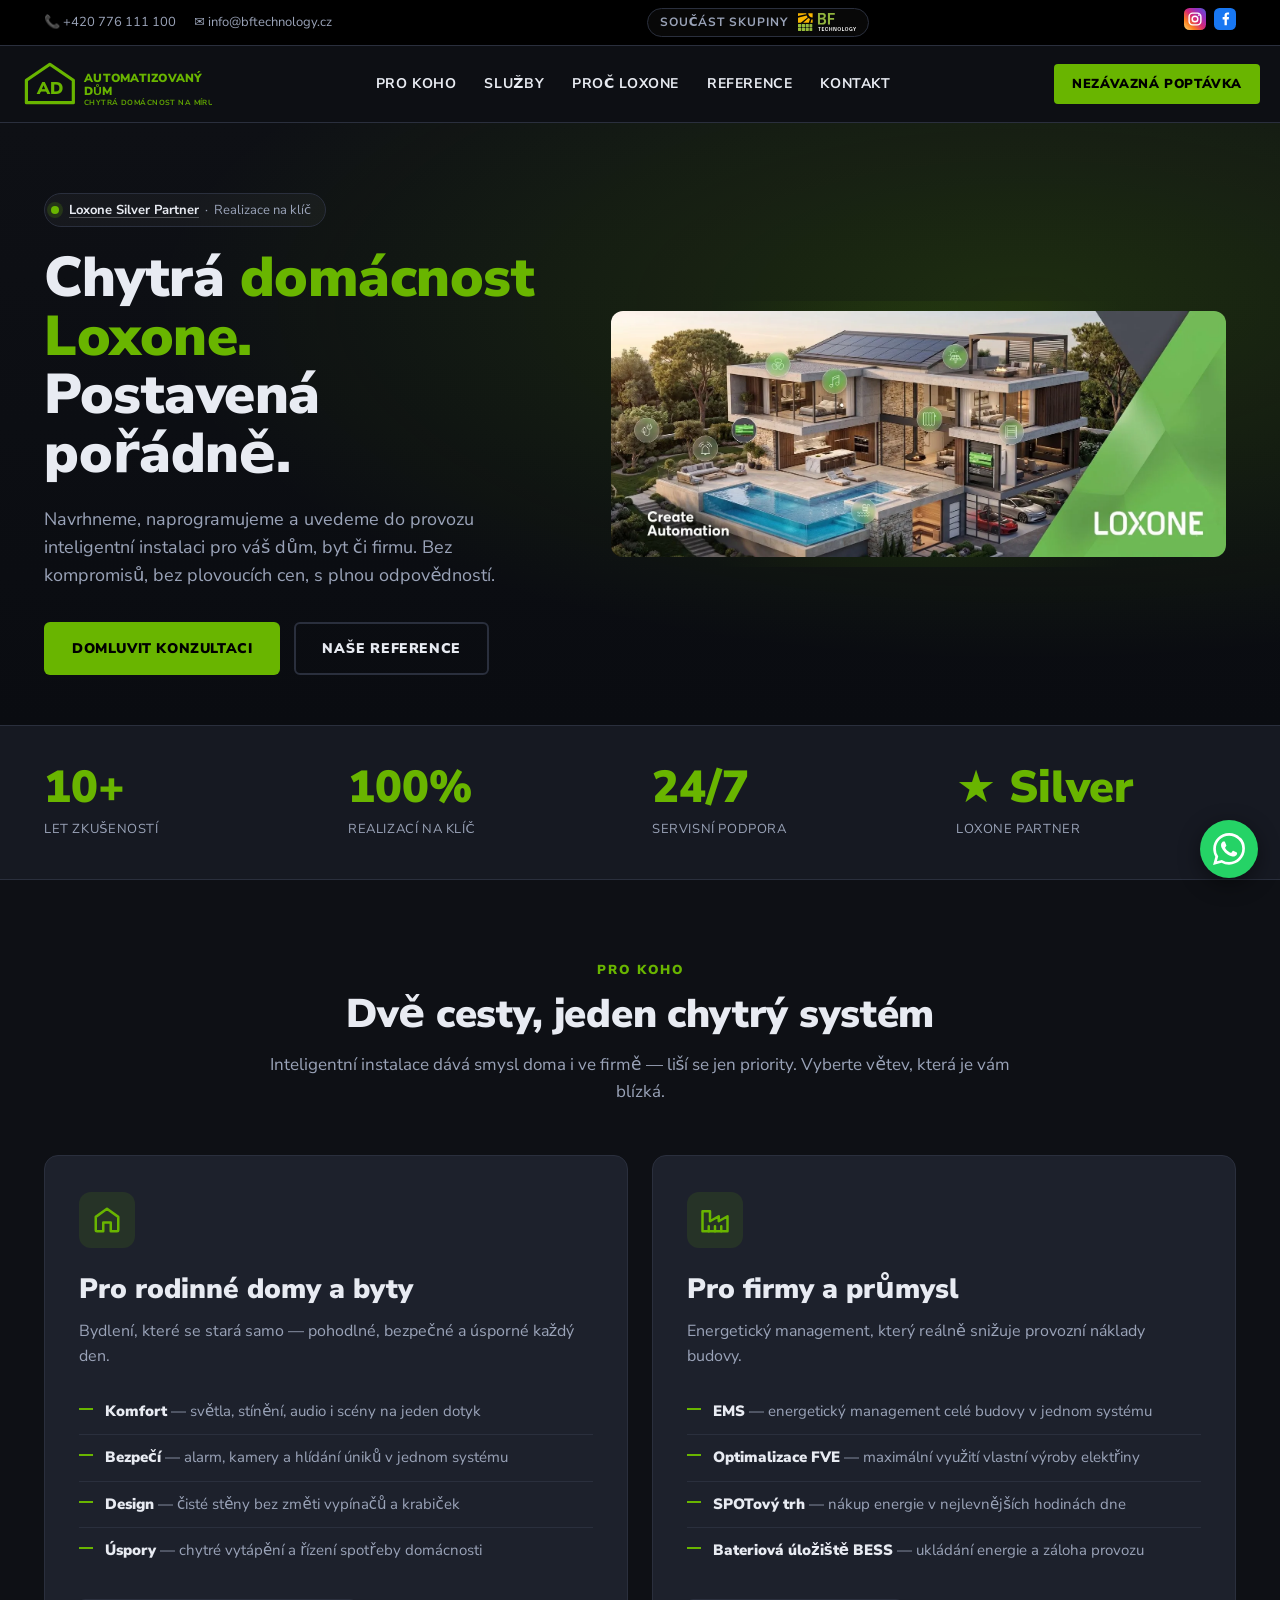
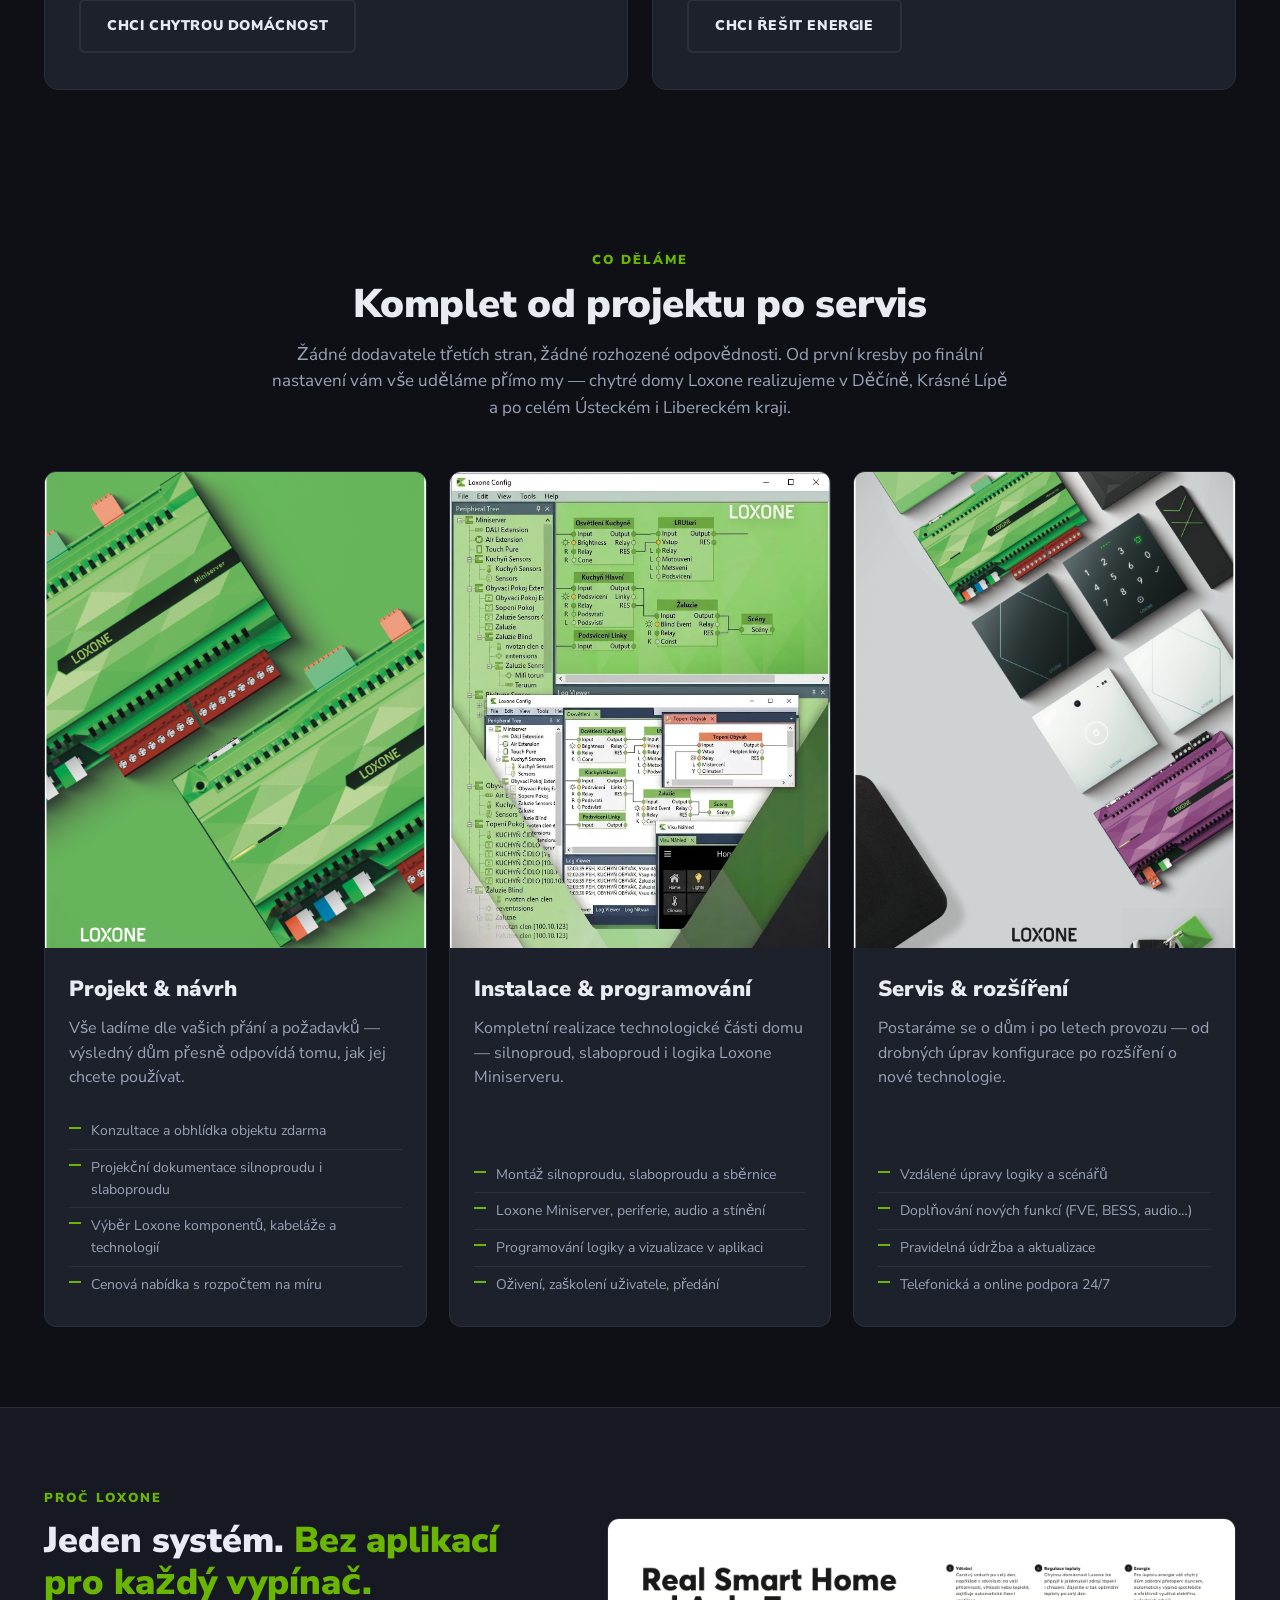
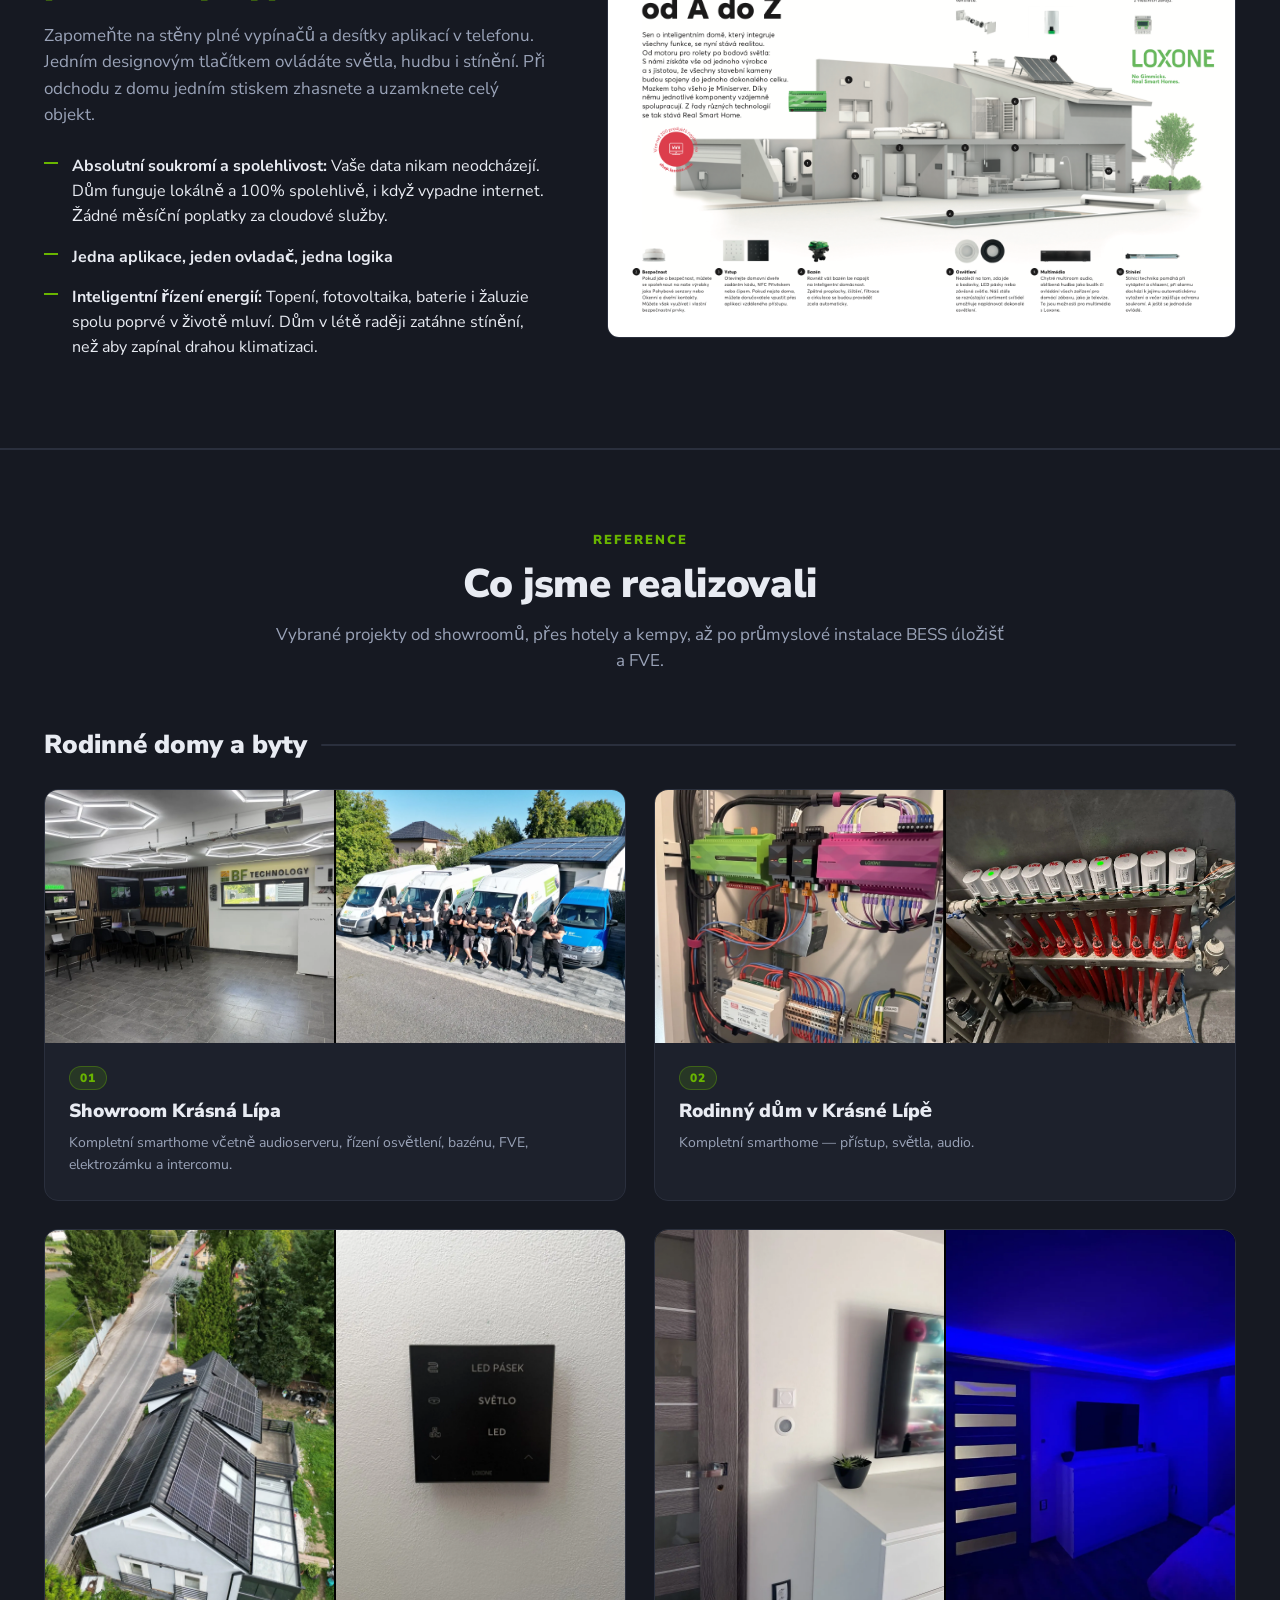
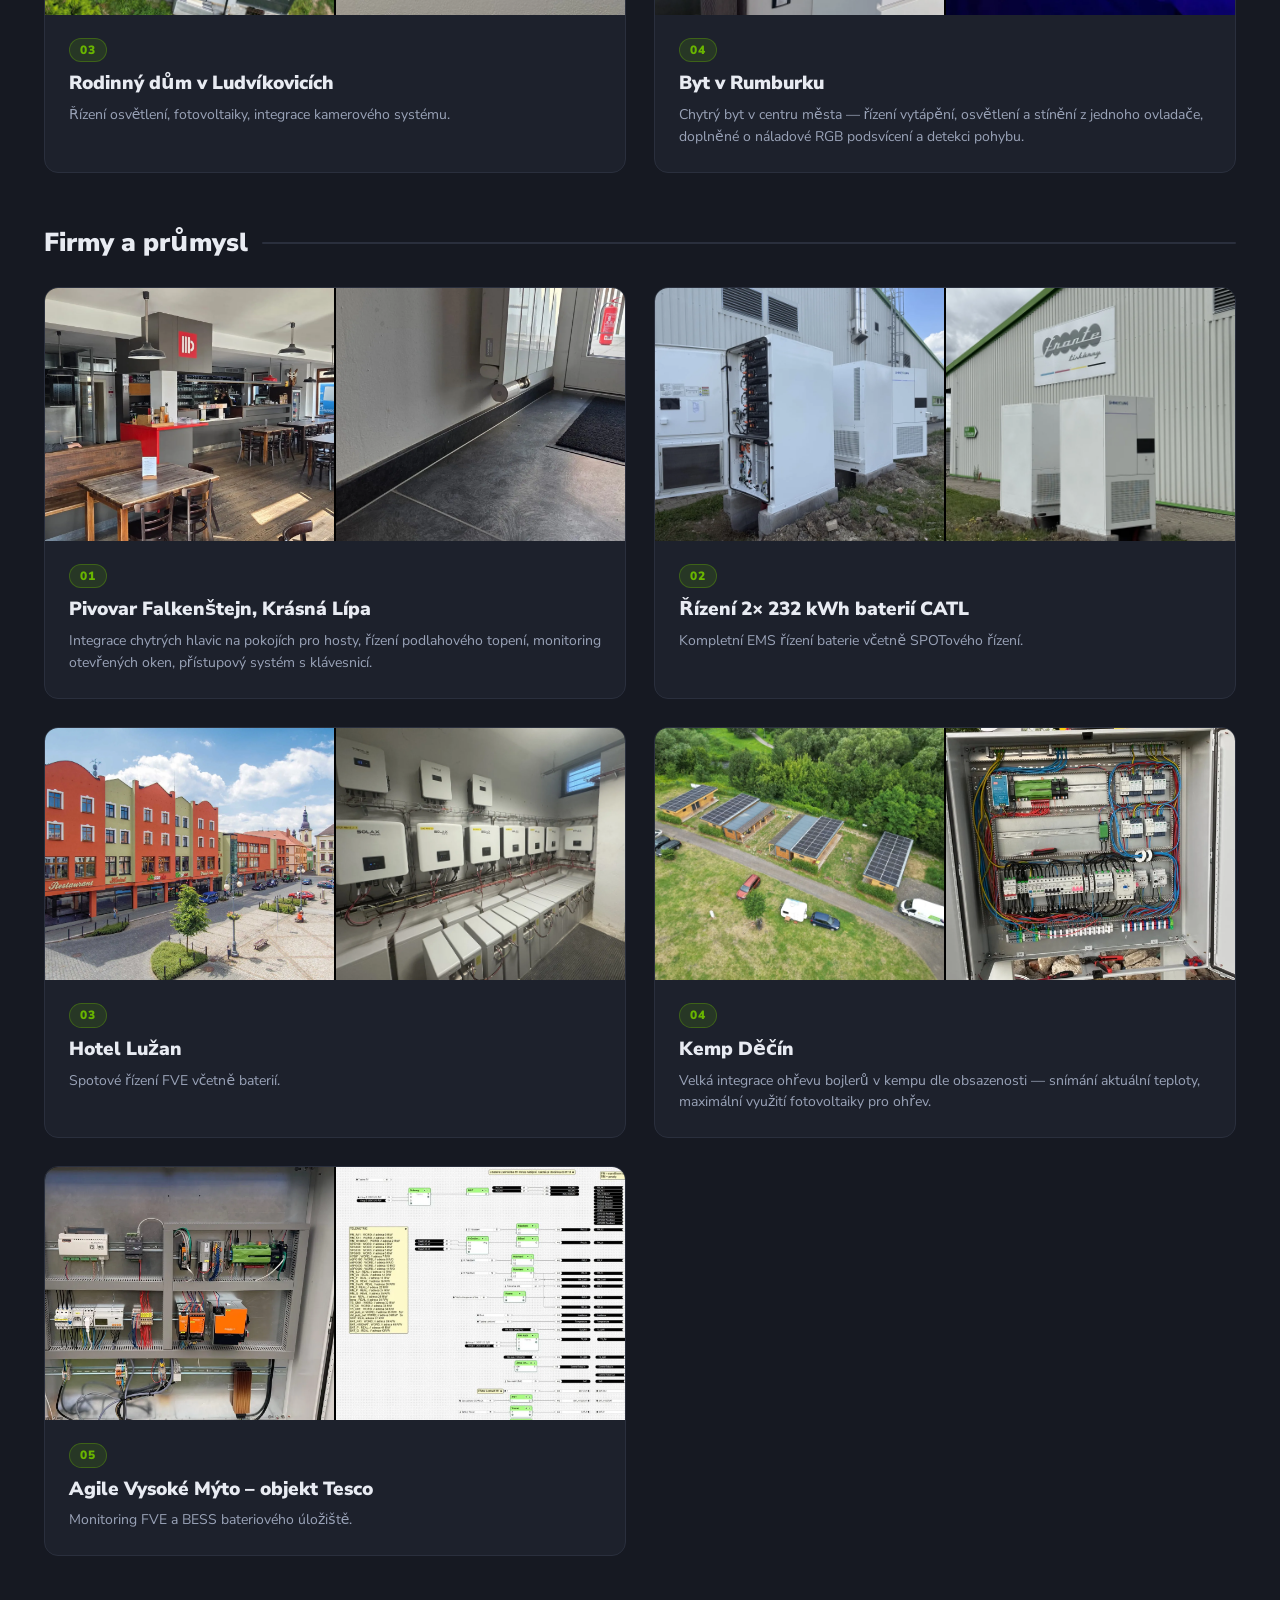
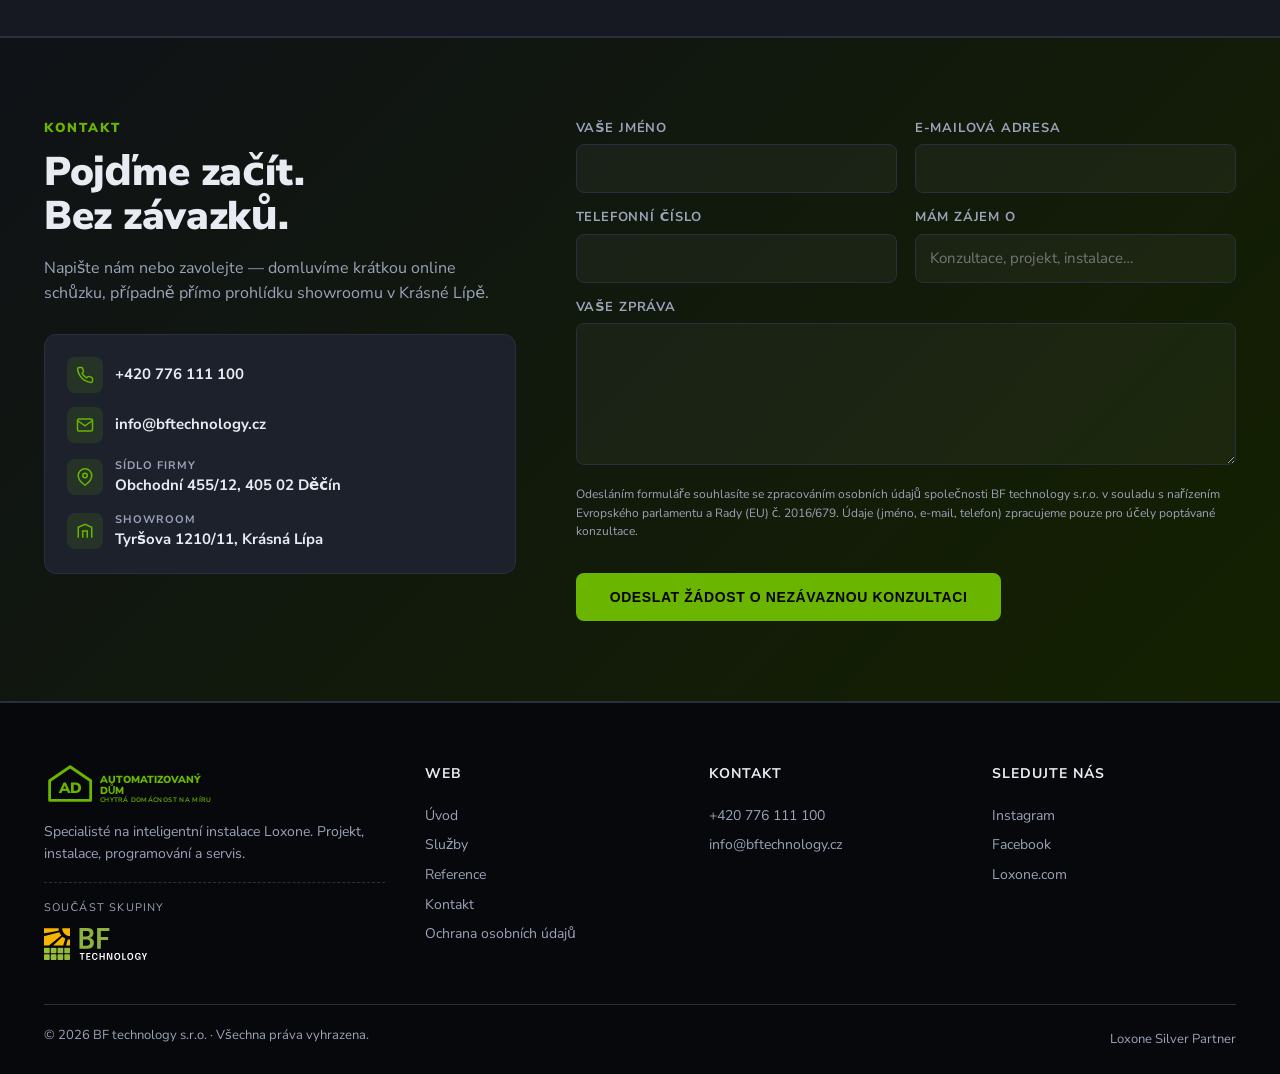
<file: index.html>
<!DOCTYPE html>
<html lang="cs">
<head>
<meta charset="utf-8">
<meta name="viewport" content="width=device-width, initial-scale=1, shrink-to-fit=no, viewport-fit=cover">
<title>Automatizovaný dům | Inteligentní instalace Loxone od BF technology</title>
<meta name="description" content="Instalace chytré domácnosti Loxone v Děčíně, Krásné Lípě a celém Ústeckém i Libereckém kraji. Projekt, programování a servis na klíč od Loxone Silver Partnera – BF technology s.r.o.">
<link rel="canonical" href="https://www.automatizovany-dum.cz/" />
<link rel="apple-touch-icon" sizes="180x180" href="www.automatizovany-dum.cz/wp-content/themes/loxone-theme/images/favicon/apple-icon-precomposed.png">
<link rel="icon" type="image/png" sizes="32x32" href="www.automatizovany-dum.cz/wp-content/themes/loxone-theme/images/favicon/favicon-32x32.png">
<link rel="icon" type="image/png" sizes="16x16" href="www.automatizovany-dum.cz/wp-content/themes/loxone-theme/images/favicon/favicon-16x16.png">
<link rel="shortcut icon" href="www.automatizovany-dum.cz/wp-content/themes/loxone-theme/images/favicon/favicon.ico">

<link rel="stylesheet" href="fonts.googleapis.com/nunito-sans.css">

<style>
  :root {
    --bg: #0e1015;
    --bg-2: #161922;
    --card: #1d212c;
    --line: #2a2f3d;
    --text: #e8ebf2;
    --text-dim: #9aa3b8;
    --accent: #69b500;
    --accent-2: #8ed620;
    --max: 1240px;
  }
  *, *::before, *::after { box-sizing: border-box; }
  html { -webkit-text-size-adjust: 100%; }
  html, body { margin: 0; padding: 0; overflow-x: hidden; }
  body {
    font-family: 'Nunito Sans', system-ui, -apple-system, Segoe UI, Roboto, sans-serif;
    background: var(--bg);
    color: var(--text);
    line-height: 1.55;
    -webkit-font-smoothing: antialiased;
  }
  a { color: var(--accent-2); text-decoration: none; }
  a:hover { color: #fff; }
  img { max-width: 100%; display: block; height: auto; }
  .container { max-width: var(--max); margin: 0 auto; padding: 0 24px; }

  /* LOGO SVG */
  .logo-svg { color: var(--accent); display: block; height: 48px; width: auto; }
  .logo-svg .roof, .logo-svg .letters, .logo-svg .word, .logo-svg .tagline { fill: currentColor; }
  .logo-svg .house-stroke { stroke: currentColor; fill: none; }

  /* TOP BAR */
  .topbar {
    background: #000;
    color: var(--text-dim);
    font-size: 13px;
    padding: 8px 0;
    border-bottom: 1px solid var(--line);
  }
  .topbar .row { display: flex; justify-content: space-between; align-items: center; gap: 16px; flex-wrap: wrap; }
  .topbar a { color: var(--text-dim); }
  .topbar a:hover { color: var(--accent-2); }
  .topbar .contact-mini { display: flex; gap: 18px; align-items: center; flex-wrap: wrap; }
  .topbar .social { display: flex; gap: 8px; align-items: center; }

  /* PARENT BRAND BADGE */
  .parent-brand {
    display: inline-flex; align-items: center; gap: 10px;
    padding: 4px 12px;
    border: 1px solid var(--line);
    border-radius: 999px;
    background: rgba(255,255,255,0.03);
    color: var(--text-dim);
    font-size: 12px;
    letter-spacing: 0.4px;
    white-space: nowrap;
    transition: border-color .2s;
  }
  .parent-brand:hover { border-color: var(--accent); color: var(--text); }
  .parent-brand img { height: 18px; width: auto; display: block; }
  .parent-brand .label { font-weight: 700; text-transform: uppercase; letter-spacing: 1px; }

  /* HEADER */
  .site-header {
    position: sticky; top: 0; z-index: 50;
    background: rgba(14, 16, 21, 0.95);
    backdrop-filter: blur(10px);
    border-bottom: 1px solid var(--line);
  }
  .site-header .row { display: flex; align-items: center; justify-content: space-between; padding: 14px 0; gap: 16px; }
  .brand { display: flex; align-items: center; gap: 12px; min-width: 0; }
  nav.primary { display: flex; gap: 28px; }
  nav.primary a {
    color: var(--text); font-weight: 700; font-size: 14px;
    text-transform: uppercase; letter-spacing: 0.6px;
    position: relative; padding: 6px 0;
  }
  nav.primary a::after {
    content: ""; position: absolute; left: 0; bottom: 0; height: 2px; width: 0;
    background: var(--accent); transition: width .2s ease;
  }
  nav.primary a:hover::after { width: 100%; }
  .header-cta {
    background: var(--accent); color: #000; font-weight: 800;
    padding: 10px 18px; border-radius: 4px; font-size: 13px;
    text-transform: uppercase; letter-spacing: 0.6px;
    transition: background .2s; white-space: nowrap;
  }
  .header-cta:hover { background: var(--accent-2); color: #000; }

  /* MOBILE HAMBURGER */
  .hamburger {
    display: none;
    background: transparent;
    border: 1px solid var(--line);
    border-radius: 6px;
    width: 42px; height: 42px;
    padding: 0;
    cursor: pointer;
    color: var(--text);
    align-items: center;
    justify-content: center;
  }
  .hamburger svg { width: 22px; height: 22px; }
  .mobile-menu {
    display: none;
    position: fixed; inset: 0; z-index: 100;
    background: var(--bg);
    padding: 80px 24px 24px;
    overflow-y: auto;
  }
  .mobile-menu.open { display: block; }
  .mobile-menu .close {
    position: absolute; top: 18px; right: 18px;
    width: 42px; height: 42px;
    background: transparent; border: 1px solid var(--line);
    border-radius: 6px; color: var(--text); cursor: pointer;
    display: flex; align-items: center; justify-content: center;
  }
  .mobile-menu a {
    display: block; padding: 16px 0; font-size: 20px; font-weight: 800;
    color: var(--text); border-bottom: 1px solid var(--line);
    text-transform: uppercase; letter-spacing: 0.6px;
  }
  .mobile-menu a:hover { color: var(--accent); }
  .mobile-menu .cta-mobile {
    display: inline-block; margin-top: 24px; padding: 14px 24px;
    background: var(--accent); color: #000; border-radius: 6px;
    font-weight: 800; text-transform: uppercase;
    border-bottom: none;
  }
  .mobile-menu .parent-brand-mobile {
    display: flex; align-items: center; gap: 10px;
    margin-top: 32px;
    padding: 16px 0 0;
    border-top: 1px solid var(--line);
    color: var(--text-dim);
    font-size: 12px;
    text-transform: uppercase;
    letter-spacing: 1px;
  }
  .mobile-menu .parent-brand-mobile img { height: 24px; }

  /* HERO */
  .hero {
    position: relative;
    background:
      radial-gradient(ellipse at 80% 30%, rgba(105,181,0,0.18), transparent 60%),
      linear-gradient(180deg, #0e1015 0%, #0a0c11 100%);
    padding: 70px 0 50px;
    overflow: hidden;
  }
  .hero-grid { display: grid; grid-template-columns: 0.9fr 1.15fr; gap: 60px; align-items: center; }
  .hero h1 {
    font-size: clamp(28px, 4.6vw, 56px);
    line-height: 1.05; margin: 0 0 22px;
    font-weight: 900; letter-spacing: -0.5px;
  }
  .hero h1 .hl { color: var(--accent); }
  .hero p.lead {
    font-size: clamp(15px, 1.6vw, 18px);
    color: var(--text-dim);
    max-width: 540px; margin: 0 0 32px;
  }
  .hero .cta-row { display: flex; gap: 14px; flex-wrap: wrap; }
  .btn {
    display: inline-block;
    padding: 14px 26px;
    border-radius: 6px;
    font-weight: 800;
    text-transform: uppercase;
    letter-spacing: 0.6px;
    font-size: 14px;
    border: 2px solid transparent;
    transition: all .2s;
    cursor: pointer;
  }
  .btn-primary { background: var(--accent); color: #000; }
  .btn-primary:hover { background: var(--accent-2); color: #000; }
  .btn-ghost { border-color: var(--line); color: var(--text); }
  .btn-ghost:hover { border-color: var(--accent); color: var(--accent-2); }
  .hero-img-wrap {
    position: relative;
    background: radial-gradient(circle at center, rgba(105,181,0,0.15), transparent 70%);
    border-radius: 16px; padding: 10px;
  }
  .hero-img-wrap img { border-radius: 12px; }

  .badge-row {
    display: inline-flex; gap: 10px; align-items: center;
    background: rgba(255,255,255,0.04);
    border: 1px solid var(--line);
    padding: 6px 14px 6px 6px;
    border-radius: 999px;
    margin: 0 0 22px;
    font-size: 13px;
    color: var(--text-dim);
    max-width: 100%;
  }
  .badge-row .dot { width: 8px; height: 8px; border-radius: 50%; background: var(--accent); box-shadow: 0 0 0 4px rgba(105,181,0,0.18); flex-shrink: 0; }
  .badge-row strong { color: var(--text); }

  /* STATS */
  .stats {
    background: var(--bg-2);
    border-top: 1px solid var(--line);
    border-bottom: 1px solid var(--line);
    padding: 40px 0;
  }
  .stats-grid { display: grid; grid-template-columns: repeat(4, 1fr); gap: 24px; }
  .stat .num {
    font-size: clamp(28px, 3.5vw, 48px);
    font-weight: 900; color: var(--accent); line-height: 1;
  }
  .stat .label {
    color: var(--text-dim); font-size: 13px;
    text-transform: uppercase; letter-spacing: 0.6px;
    margin-top: 8px;
  }

  /* SECTION */
  section.block { padding: 80px 0; }
  .section-head { text-align: center; margin: 0 auto 50px; max-width: 740px; }
  .section-head .eyebrow {
    color: var(--accent); font-size: 13px; font-weight: 800;
    letter-spacing: 2px; text-transform: uppercase; margin: 0 0 12px;
  }
  .section-head h2 {
    font-size: clamp(26px, 3.2vw, 40px);
    line-height: 1.1; margin: 0 0 16px;
    font-weight: 900; letter-spacing: -0.3px;
  }
  .section-head p { color: var(--text-dim); margin: 0; font-size: clamp(15px, 1.6vw, 17px); }

  /* SERVICE CARDS */
  .cards { display: grid; grid-template-columns: repeat(3, 1fr); gap: 22px; }
  .card {
    background: var(--card);
    border: 1px solid var(--line);
    border-radius: 12px;
    overflow: hidden;
    transition: transform .25s ease, border-color .25s ease;
    display: flex; flex-direction: column;
  }
  .card:hover { transform: translateY(-4px); border-color: var(--accent); }
  .card .img-wrap {
    aspect-ratio: 4 / 5;
    overflow: hidden;
    background: #000;
  }
  .card .img-wrap img {
    width: 100%; height: 100%;
    object-fit: cover;
    transition: transform .4s ease;
  }
  .card:hover .img-wrap img { transform: scale(1.04); }
  .card .body { padding: 24px; flex: 1; display: flex; flex-direction: column; }
  .card h3 { margin: 0 0 10px; font-size: 22px; font-weight: 900; }
  .card p { margin: 0 0 18px; color: var(--text-dim); flex: 1; }
  .card ul.bullets {
    list-style: none;
    padding: 0;
    margin: 8px 0 0;
    color: var(--text-dim);
    font-size: 14px;
  }
  .card ul.bullets li {
    position: relative;
    padding: 7px 0 7px 22px;
    border-top: 1px solid var(--line);
  }
  .card ul.bullets li:first-child { border-top: none; padding-top: 4px; }
  .card ul.bullets li::before {
    content: "";
    position: absolute; left: 0; top: 14px;
    width: 12px; height: 2px; background: var(--accent);
  }
  .card ul.bullets li:first-child::before { top: 11px; }

  /* FEATURE SPLIT */
  .feature {
    display: grid; grid-template-columns: 1fr 1.25fr;
    gap: 60px; align-items: center;
  }
  .feature h3 {
    font-size: clamp(24px, 2.8vw, 36px);
    line-height: 1.15; margin: 0 0 20px; font-weight: 900;
  }
  .feature h3 span { color: var(--accent); }
  .feature p { color: var(--text-dim); font-size: clamp(15px, 1.5vw, 17px); margin: 0 0 14px; }
  .feature ul { padding: 0; margin: 18px 0 0; list-style: none; }
  .feature ul li {
    padding: 8px 0 8px 28px;
    position: relative; color: var(--text);
  }
  .feature ul li::before {
    content: "";
    position: absolute; left: 0; top: 16px;
    width: 14px; height: 2px; background: var(--accent);
  }
  .feature img { border-radius: 12px; border: 1px solid var(--line); }

  /* AUDIENCE / CÍLOVKA */
  .audience { display: grid; grid-template-columns: 1fr 1fr; gap: 24px; }
  .aud-card {
    background: var(--card);
    border: 1px solid var(--line);
    border-radius: 14px;
    padding: 36px 34px;
    display: flex; flex-direction: column;
    transition: transform .25s ease, border-color .25s ease;
  }
  .aud-card:hover { transform: translateY(-4px); border-color: var(--accent); }
  .aud-ico {
    width: 56px; height: 56px; border-radius: 12px;
    display: flex; align-items: center; justify-content: center;
    background: rgba(105,181,0,0.12); color: var(--accent);
    margin: 0 0 20px;
  }
  .aud-ico svg { width: 30px; height: 30px; }
  .aud-card h3 { margin: 0 0 8px; font-size: clamp(22px, 2.4vw, 28px); font-weight: 900; }
  .aud-card > p { margin: 0 0 20px; color: var(--text-dim); }
  .aud-card ul { list-style: none; padding: 0; margin: 0 0 26px; flex: 1; }
  .aud-card ul li {
    position: relative;
    padding: 11px 0 11px 26px;
    border-top: 1px solid var(--line);
    color: var(--text-dim); font-size: 15px;
  }
  .aud-card ul li:first-child { border-top: none; }
  .aud-card ul li strong { color: var(--text); font-weight: 800; }
  .aud-card ul li::before {
    content: "";
    position: absolute; left: 0; top: 19px;
    width: 14px; height: 2px; background: var(--accent);
  }
  .aud-card .btn { align-self: flex-start; }

  /* WHATSAPP FLOATING BUTTON */
  .wa-float {
    position: fixed; right: 22px; bottom: 22px; z-index: 90;
    width: 58px; height: 58px; border-radius: 50%;
    background: #25D366;
    display: flex; align-items: center; justify-content: center;
    box-shadow: 0 6px 22px rgba(0,0,0,0.45);
    transition: transform .2s ease;
  }
  .wa-float:hover { transform: scale(1.08); }
  .wa-float svg { width: 32px; height: 32px; display: block; }

  /* REFERENCES */
  .refs-grid { display: grid; grid-template-columns: repeat(2, 1fr); gap: 28px; }
  .ref {
    background: var(--card);
    border: 1px solid var(--line);
    border-radius: 14px;
    overflow: hidden;
    transition: border-color .25s ease, transform .25s ease;
    display: flex;
    flex-direction: column;
  }
  .ref:hover { border-color: var(--accent); transform: translateY(-3px); }
  .ref .photos {
    display: grid;
    grid-template-columns: 1fr 1fr;
    gap: 2px;
    background: #000;
    flex-shrink: 0;
  }
  .ref .photos img {
    width: 100%;
    aspect-ratio: 8 / 7;
    height: auto;
    object-fit: cover;
    display: block;
  }
  .ref .photos.photos-portrait img { aspect-ratio: 3 / 4; }
  .ref .info { padding: 22px 24px 24px; flex: 1; }
  .ref .num {
    display: inline-block;
    background: rgba(105,181,0,0.15);
    color: var(--accent);
    border: 1px solid rgba(105,181,0,0.35);
    border-radius: 999px;
    padding: 2px 10px;
    font-size: 12px;
    font-weight: 800;
    letter-spacing: 1px;
    margin: 0 0 10px;
  }
  .ref h3 { margin: 0 0 8px; font-size: 19px; font-weight: 900; line-height: 1.25; }
  .ref p { margin: 0; color: var(--text-dim); font-size: 14px; line-height: 1.55; }

  /* REFERENCE GROUPS */
  .ref-group + .ref-group { margin-top: 50px; }
  .ref-group-head {
    display: flex; align-items: center; gap: 14px;
    margin: 0 0 24px;
  }
  .ref-group-head h3 {
    margin: 0; font-weight: 900;
    font-size: clamp(20px, 2.4vw, 26px);
    white-space: nowrap;
  }
  .ref-group-head .rule { flex: 1; height: 2px; background: var(--line); border-radius: 2px; }

  /* CONTACT FORM (BF technology style adapted) */
  .contact-section {
    background: linear-gradient(135deg, #0f1217 0%, #142100 100%);
    border-top: 1px solid var(--line);
    border-bottom: 1px solid var(--line);
    padding: 80px 0;
  }
  .contact-grid {
    display: grid;
    grid-template-columns: 1fr 1.4fr;
    gap: 60px;
    align-items: start;
  }
  .contact-aside .eyebrow {
    color: var(--accent);
    font-size: 13px; font-weight: 800;
    letter-spacing: 2px; text-transform: uppercase;
    margin: 0 0 12px;
  }
  .contact-aside h2 {
    font-size: clamp(26px, 3.2vw, 40px);
    line-height: 1.1;
    margin: 0 0 18px;
    font-weight: 900;
    letter-spacing: -0.3px;
  }
  .contact-aside p { color: var(--text-dim); margin: 0 0 28px; font-size: 16px; }
  .contact-aside .quick {
    display: grid; gap: 14px;
    padding: 22px; background: var(--card);
    border: 1px solid var(--line); border-radius: 12px;
  }
  .contact-aside .quick a {
    display: flex; align-items: center; gap: 12px;
    color: var(--text); font-weight: 700; font-size: 15px;
  }
  .contact-aside .quick a:hover { color: var(--accent-2); }
  .contact-aside .quick a .ico {
    width: 36px; height: 36px; border-radius: 8px;
    background: rgba(105,181,0,0.12); color: var(--accent);
    display: inline-flex; align-items: center; justify-content: center; flex-shrink: 0;
  }

  .contact-form .row { display: grid; grid-template-columns: 1fr 1fr; gap: 14px 18px; }
  .contact-form .field { display: flex; flex-direction: column; }
  .contact-form .field.full { grid-column: 1 / -1; }
  .contact-form label {
    color: var(--text-dim);
    font-size: 13px; font-weight: 700;
    text-transform: uppercase; letter-spacing: 0.8px;
    margin: 0 0 6px;
  }
  .contact-form input,
  .contact-form textarea {
    background: rgba(255,255,255,0.04);
    border: 1px solid var(--line);
    border-radius: 8px;
    color: var(--text);
    padding: 12px 14px;
    font: inherit;
    font-size: 15px;
    transition: border-color .15s, background .15s;
  }
  .contact-form input:focus,
  .contact-form textarea:focus {
    outline: none;
    border-color: var(--accent);
    background: rgba(105,181,0,0.05);
  }
  .contact-form textarea { resize: vertical; min-height: 130px; }
  .contact-form .gdpr {
    color: var(--text-dim);
    font-size: 12px; line-height: 1.55;
    margin: 6px 0 18px;
  }
  .contact-form .submit-row {
    grid-column: 1 / -1;
    display: flex; gap: 14px; flex-wrap: wrap; align-items: center;
  }
  .contact-form button[type=submit] {
    background: var(--accent);
    color: #000;
    border: 2px solid var(--accent);
    padding: 14px 32px;
    border-radius: 8px;
    font-weight: 800;
    font-size: 14px;
    text-transform: uppercase;
    letter-spacing: 0.6px;
    cursor: pointer;
    transition: background .2s, border-color .2s, color .2s;
  }
  .contact-form button[type=submit]:hover { background: var(--accent-2); border-color: var(--accent-2); }
  #contact-status {
    display: none;
    margin: 0 0 18px;
    padding: 14px 18px;
    border-radius: 8px;
    font-weight: 700;
  }
  #contact-status.ok { display: block; background: rgba(105,181,0,0.12); color: var(--accent-2); border: 1px solid rgba(105,181,0,0.4); }
  #contact-status.err { display: block; background: rgba(220,60,40,0.12); color: #ff8a78; border: 1px solid rgba(220,60,40,0.4); }

  /* FOOTER */
  footer.site {
    background: #07080b;
    border-top: 1px solid var(--line);
    padding: 60px 0 20px;
    color: var(--text-dim);
    font-size: 14px;
  }
  footer.site .grid { display: grid; grid-template-columns: 1.4fr 1fr 1fr 1fr; gap: 40px; }
  footer.site h4 {
    color: var(--text); font-size: 14px;
    text-transform: uppercase; letter-spacing: 1px;
    margin: 0 0 16px;
  }
  footer.site a { display: block; padding: 4px 0; color: var(--text-dim); }
  footer.site a:hover { color: var(--accent-2); }
  footer.site .parent-block {
    margin-top: 18px;
    padding-top: 16px;
    border-top: 1px dashed var(--line);
  }
  footer.site .parent-block .label {
    display: block; color: var(--text-dim);
    text-transform: uppercase; letter-spacing: 1.2px;
    font-size: 11px; margin: 0 0 8px;
  }
  footer.site .parent-block img { height: 32px; width: auto; }
  footer.site .copy {
    border-top: 1px solid var(--line);
    margin-top: 40px; padding-top: 20px;
    display: flex; justify-content: space-between;
    flex-wrap: wrap; gap: 12px; font-size: 13px;
  }

  /* RESPONSIVE */
  @media (max-width: 980px) {
    .hero-grid, .feature { grid-template-columns: 1fr; gap: 36px; }
    .hero-img-wrap { max-width: 620px; margin: 0 auto; }
    .feature img { max-width: 620px; margin: 0 auto; }
    .cards { grid-template-columns: 1fr 1fr; gap: 18px; }
    .refs-grid { grid-template-columns: 1fr; gap: 20px; }
    .contact-grid { grid-template-columns: 1fr; gap: 36px; }
    nav.primary { display: none; }
    .hamburger { display: inline-flex; }
    .header-cta { display: none; }
    footer.site .grid { grid-template-columns: 1fr 1fr; }
  }
  @media (max-width: 640px) {
    .container { padding: 0 16px; }
    .topbar { font-size: 12px; padding: 6px 0; }
    .topbar .row { justify-content: center; }
    .topbar .contact-mini { gap: 12px; }
    .parent-brand { display: none; }
    .cards { grid-template-columns: 1fr; }
    .stats-grid { grid-template-columns: 1fr 1fr; gap: 18px; }
    .hero { padding: 36px 0 24px; }
    section.block { padding: 56px 0; }
    .logo-svg { height: 38px; }
    footer.site .grid { grid-template-columns: 1fr; gap: 28px; }
    footer.site { padding: 40px 0 16px; }
    .btn { padding: 12px 20px; font-size: 13px; width: 100%; text-align: center; }
    .hero .cta-row .btn { width: auto; }
    .contact-form .row { grid-template-columns: 1fr; }
    .contact-section { padding: 56px 0; }
    .ref h3 { font-size: 17px; }
    .audience { grid-template-columns: 1fr; }
    .wa-float { right: 16px; bottom: 16px; width: 52px; height: 52px; }
    .wa-float svg { width: 28px; height: 28px; }
    /* Proč Loxone (feature) on mobile */
    .feature { gap: 24px; }
    .feature h3 { font-size: 24px; line-height: 1.2; margin: 0 0 14px; }
    .feature h3 span { display: inline; }
    .feature > div > p { font-size: 15px; line-height: 1.55; margin: 0 0 12px; }
    .feature ul { margin: 12px 0 0; }
    .feature ul li { padding: 10px 0 10px 22px; font-size: 14.5px; line-height: 1.55; }
    .feature ul li::before { top: 18px; width: 12px; }
    .feature ul li strong { display: block; color: var(--accent-2); margin-bottom: 2px; }
    .feature img { max-height: 260px; width: auto; max-width: 100%; object-fit: contain; }
  }
  @media (max-width: 380px) {
    .topbar .contact-mini { flex-direction: column; gap: 4px; align-items: center; }
    .logo-svg { height: 32px; }
  }
</style>
</head>

<body>

<!-- TOP BAR -->
<div class="topbar">
  <div class="container row">
    <div class="contact-mini">
      <span>📞 <a href="tel:+420776111100">+420 776 111 100</a></span>
      <span>✉ <a href="mailto:info@bftechnology.cz">info@bftechnology.cz</a></span>
    </div>
    <a class="parent-brand" href="https://www.bftechnology.cz/" target="_blank" rel="noopener" title="Mateřská firma BF technology s.r.o.">
      <span class="label">Součást skupiny</span>
      <img src="assets/logo/bf-technology.svg" alt="BF technology s.r.o.">
    </a>
    <div class="social">
      <a href="https://www.instagram.com/bftechnology_sro/" target="_blank" rel="noopener" aria-label="Instagram">
        <svg width="22" height="22" viewBox="0 0 28 28"><defs><linearGradient id="ig2" x1="0%" y1="100%" x2="100%" y2="0%"><stop offset="0%" stop-color="#feda75"/><stop offset="25%" stop-color="#fa7e1e"/><stop offset="50%" stop-color="#d62976"/><stop offset="75%" stop-color="#962fbf"/><stop offset="100%" stop-color="#4f5bd5"/></linearGradient></defs><rect width="28" height="28" rx="7" fill="url(#ig2)"/><rect x="6.5" y="6.5" width="15" height="15" rx="4.5" fill="none" stroke="#fff" stroke-width="1.8"/><circle cx="14" cy="14" r="3.6" fill="none" stroke="#fff" stroke-width="1.8"/><circle cx="19" cy="9" r="1.1" fill="#fff"/></svg>
      </a>
      <a href="https://www.facebook.com/BFtechnologyCZ/" target="_blank" rel="noopener" aria-label="Facebook">
        <svg width="22" height="22" viewBox="0 0 28 28"><rect width="28" height="28" rx="7" fill="#1877F2"/><path d="M16.4 14.5h2.3l.4-2.9h-2.7v-1.9c0-.8.2-1.4 1.4-1.4h1.4V5.7c-.3 0-1.2-.1-2.2-.1-2.2 0-3.6 1.3-3.6 3.7v2.3H11v2.9h2.4V22h3z" fill="#fff"/></svg>
      </a>
    </div>
  </div>
</div>

<!-- HEADER -->
<header class="site-header">
  <div class="container row">
    <a href="index.html" class="brand" aria-label="Automatizovaný dům – domů">
      <svg class="logo-svg" viewBox="0 0 360 90" xmlns="http://www.w3.org/2000/svg" aria-hidden="true">
        <path class="house-stroke" d="M 12 80 L 12 38 L 56 8 L 100 38 L 100 80 Z" stroke-width="6" stroke-linejoin="round" stroke-linecap="round"/>
        <text class="letters" x="56" y="64" text-anchor="middle" font-family="Nunito Sans, sans-serif" font-weight="900" font-size="32" letter-spacing="-1">AD</text>
        <text class="word" x="120" y="42" font-family="Nunito Sans, sans-serif" font-weight="900" font-size="22" letter-spacing="0.5">AUTOMATIZOVANÝ</text>
        <text class="word" x="120" y="66" font-family="Nunito Sans, sans-serif" font-weight="900" font-size="22" letter-spacing="0.5">DŮM</text>
        <text class="tagline" x="120" y="84" font-family="Nunito Sans, sans-serif" font-weight="700" font-size="14" letter-spacing="0.8" opacity="0.9">CHYTRÁ DOMÁCNOST NA MÍRU</text>
      </svg>
    </a>

    <nav class="primary">
      <a href="#reseni">Pro koho</a>
      <a href="#sluzby">Služby</a>
      <a href="#proc">Proč Loxone</a>
      <a href="#reference">Reference</a>
      <a href="#kontakt">Kontakt</a>
    </nav>
    <a class="header-cta" href="#kontakt">Nezávazná poptávka</a>

    <button class="hamburger" id="hamburgerBtn" aria-label="Otevřít menu">
      <svg viewBox="0 0 24 24" fill="none" stroke="currentColor" stroke-width="2.2"><path d="M3 6h18M3 12h18M3 18h18"/></svg>
    </button>
  </div>
</header>

<!-- MOBILE MENU -->
<div class="mobile-menu" id="mobileMenu" role="dialog" aria-modal="true">
  <button class="close" id="closeBtn" aria-label="Zavřít menu">
    <svg width="22" height="22" viewBox="0 0 24 24" fill="none" stroke="currentColor" stroke-width="2.2"><path d="M6 6l12 12M6 18L18 6"/></svg>
  </button>
  <a href="#reseni">Pro koho</a>
  <a href="#sluzby">Služby</a>
  <a href="#proc">Proč Loxone</a>
  <a href="#reference">Reference</a>
  <a href="#kontakt">Kontakt</a>
  <a class="cta-mobile" href="#kontakt">Nezávazná poptávka</a>
  <a href="https://www.bftechnology.cz/" target="_blank" rel="noopener" class="parent-brand-mobile">
    Součást skupiny
    <img src="assets/logo/bf-technology.svg" alt="BF technology s.r.o.">
  </a>
</div>

<!-- HERO -->
<section class="hero">
  <div class="container hero-grid">
    <div>
      <div class="badge-row">
        <span class="dot"></span>
        <span><a href="https://www.loxone.com/cscz/koupit/najit-partnera/" target="_blank" rel="noopener" style="color:inherit; text-decoration:underline; text-decoration-color:rgba(255,255,255,0.25); text-underline-offset:3px;" title="Ověřit v oficiálním Loxone Partner Finderu"><strong>Loxone Silver Partner</strong></a> &nbsp;·&nbsp; Realizace na klíč</span>
      </div>
      <h1>Chytrá <span class="hl">domácnost Loxone.</span><br>Postavená pořádně.</h1>
      <p class="lead">Navrhneme, naprogramujeme a uvedeme do provozu inteligentní instalaci pro váš dům, byt či firmu. Bez kompromisů, bez plovoucích cen, s plnou odpovědností.</p>
      <div class="cta-row">
        <a class="btn btn-primary" href="#kontakt">Domluvit konzultaci</a>
        <a class="btn btn-ghost" href="#reference">Naše reference</a>
      </div>
    </div>
    <div class="hero-img-wrap">
      <img src="foto/hero-house.webp" alt="Vizualizace chytrého rodinného domu Loxone – FVE, bazén, klimatizace, audio, osvětlení">
    </div>
  </div>
</section>

<!-- STATS -->
<section class="stats">
  <div class="container stats-grid">
    <div class="stat"><div class="num">10+</div><div class="label">Let zkušeností</div></div>
    <div class="stat"><div class="num">100%</div><div class="label">Realizací na klíč</div></div>
    <div class="stat"><div class="num">24/7</div><div class="label">Servisní podpora</div></div>
    <div class="stat"><div class="num">★ Silver</div><div class="label">Loxone Partner</div></div>
  </div>
</section>

<!-- PRO KOHO / CÍLOVKA -->
<section class="block" id="reseni">
  <div class="container">
    <div class="section-head">
      <p class="eyebrow">Pro koho</p>
      <h2>Dvě cesty, jeden chytrý systém</h2>
      <p>Inteligentní instalace dává smysl doma i ve firmě — liší se jen priority. Vyberte větev, která je vám blízká.</p>
    </div>
    <div class="audience">
      <article class="aud-card">
        <div class="aud-ico">
          <svg viewBox="0 0 24 24" fill="none" stroke="currentColor" stroke-width="2" stroke-linecap="round" stroke-linejoin="round"><path d="M3 9.5 12 3l9 6.5V20a1 1 0 0 1-1 1h-5v-7H9v7H4a1 1 0 0 1-1-1V9.5z"/></svg>
        </div>
        <h3>Pro rodinné domy a byty</h3>
        <p>Bydlení, které se stará samo — pohodlné, bezpečné a úsporné každý den.</p>
        <ul>
          <li><strong>Komfort</strong> — světla, stínění, audio i scény na jeden dotyk</li>
          <li><strong>Bezpečí</strong> — alarm, kamery a hlídání úniků v jednom systému</li>
          <li><strong>Design</strong> — čisté stěny bez změti vypínačů a krabiček</li>
          <li><strong>Úspory</strong> — chytré vytápění a řízení spotřeby domácnosti</li>
        </ul>
        <a class="btn btn-ghost" href="#kontakt">Chci chytrou domácnost</a>
      </article>
      <article class="aud-card">
        <div class="aud-ico">
          <svg viewBox="0 0 24 24" fill="none" stroke="currentColor" stroke-width="2" stroke-linecap="round" stroke-linejoin="round"><path d="M2 21h20V9l-7 4V9l-7 4V5H2z"/><path d="M7 21v-4M12 21v-4M17 21v-4"/></svg>
        </div>
        <h3>Pro firmy a průmysl</h3>
        <p>Energetický management, který reálně snižuje provozní náklady budovy.</p>
        <ul>
          <li><strong>EMS</strong> — energetický management celé budovy v jednom systému</li>
          <li><strong>Optimalizace FVE</strong> — maximální využití vlastní výroby elektřiny</li>
          <li><strong>SPOTový trh</strong> — nákup energie v nejlevnějších hodinách dne</li>
          <li><strong>Bateriová úložiště BESS</strong> — ukládání energie a záloha provozu</li>
        </ul>
        <a class="btn btn-ghost" href="#kontakt">Chci řešit energie</a>
      </article>
    </div>
  </div>
</section>

<!-- SLUZBY -->
<section class="block" id="sluzby">
  <div class="container">
    <div class="section-head">
      <p class="eyebrow">Co děláme</p>
      <h2>Komplet od projektu po servis</h2>
      <p>Žádné dodavatele třetích stran, žádné rozhozené odpovědnosti. Od první kresby po finální nastavení vám vše uděláme přímo my — chytré domy Loxone realizujeme v Děčíně, Krásné Lípě a po celém Ústeckém i Libereckém kraji.</p>
    </div>
    <div class="cards">
      <article class="card">
        <div class="img-wrap"><img src="assets/loxone/poster-miniserver.png" alt="Loxone Miniserver"></div>
        <div class="body">
          <h3>Projekt &amp; návrh</h3>
          <p>Vše ladíme dle vašich přání a požadavků — výsledný dům přesně odpovídá tomu, jak jej chcete používat.</p>
          <ul class="bullets">
            <li>Konzultace a obhlídka objektu zdarma</li>
            <li>Projekční dokumentace silnoproudu i slaboproudu</li>
            <li>Výběr Loxone komponentů, kabeláže a technologií</li>
            <li>Cenová nabídka s rozpočtem na míru</li>
          </ul>
        </div>
      </article>
      <article class="card">
        <div class="img-wrap"><img src="foto/loxone_config.webp" alt="Programování logiky v aplikaci Loxone Config" style="object-position:top;"></div>
        <div class="body">
          <h3>Instalace &amp; programování</h3>
          <p>Kompletní realizace technologické části domu — silnoproud, slaboproud i logika Loxone Miniserveru.</p>
          <ul class="bullets">
            <li>Montáž silnoproudu, slaboproudu a sběrnice</li>
            <li>Loxone Miniserver, periferie, audio a stínění</li>
            <li>Programování logiky a vizualizace v aplikaci</li>
            <li>Oživení, zaškolení uživatele, předání</li>
          </ul>
        </div>
      </article>
      <article class="card">
        <div class="img-wrap"><img src="assets/loxone/poster-collage.png" alt="Loxone instalace"></div>
        <div class="body">
          <h3>Servis &amp; rozšíření</h3>
          <p>Postaráme se o dům i po letech provozu — od drobných úprav konfigurace po rozšíření o nové technologie.</p>
          <ul class="bullets">
            <li>Vzdálené úpravy logiky a scénářů</li>
            <li>Doplňování nových funkcí (FVE, BESS, audio…)</li>
            <li>Pravidelná údržba a aktualizace</li>
            <li>Telefonická a online podpora 24/7</li>
          </ul>
        </div>
      </article>
    </div>
  </div>
</section>

<!-- PROC LOXONE -->
<section class="block" id="proc" style="background: var(--bg-2); border-top:1px solid var(--line); border-bottom:1px solid var(--line);">
  <div class="container feature">
    <div>
      <p class="eyebrow" style="color:var(--accent); font-size:13px; font-weight:800; letter-spacing:2px; text-transform:uppercase; margin:0 0 12px;">Proč Loxone</p>
      <h3>Jeden systém. <span>Bez aplikací pro každý vypínač.</span></h3>
      <p>Zapomeňte na stěny plné vypínačů a desítky aplikací v telefonu. Jedním designovým tlačítkem ovládáte světla, hudbu i stínění. Při odchodu z domu jedním stiskem zhasnete a uzamknete celý objekt.</p>
      <ul>
        <li><strong>Absolutní soukromí a spolehlivost:</strong> Vaše data nikam neodcházejí. Dům funguje lokálně a 100% spolehlivě, i když vypadne internet. Žádné měsíční poplatky za cloudové služby.</li>
        <li><strong>Jedna aplikace, jeden ovladač, jedna logika</strong></li>
        <li><strong>Inteligentní řízení energií:</strong> Topení, fotovoltaika, baterie i žaluzie spolu poprvé v životě mluví. Dům v létě raději zatáhne stínění, než aby zapínal drahou klimatizaci.</li>
      </ul>
    </div>
    <div><img src="assets/loxone/3d-house-text.png" alt="Funkce automatizovaného domu"></div>
  </div>
</section>

<!-- REFERENCE -->
<section class="block" id="reference" style="background: var(--bg-2); border-top:1px solid var(--line); border-bottom:1px solid var(--line);">
  <div class="container">
    <div class="section-head">
      <p class="eyebrow">Reference</p>
      <h2>Co jsme realizovali</h2>
      <p>Vybrané projekty od showroomů, přes hotely a kempy, až po průmyslové instalace BESS úložišť a FVE.</p>
    </div>
    <div class="ref-group">
      <div class="ref-group-head">
        <h3>Rodinné domy a byty</h3>
        <span class="rule"></span>
      </div>
      <div class="refs-grid">

        <article class="ref">
          <div class="photos">
            <img src="foto/1_a.webp?v=2" alt="Showroom Krásná Lípa – foto 1" loading="lazy">
            <img src="foto/1_b.webp" alt="Showroom Krásná Lípa – foto 2" loading="lazy">
          </div>
          <div class="info">
            <span class="num">01</span>
            <h3>Showroom Krásná Lípa</h3>
            <p>Kompletní smarthome včetně audioserveru, řízení osvětlení, bazénu, FVE, elektrozámku a intercomu.</p>
          </div>
        </article>

        <article class="ref">
          <div class="photos">
            <img src="foto/3_a.webp" alt="RD Krásná Lípa – foto 1" loading="lazy">
            <img src="foto/3_b.webp" alt="RD Krásná Lípa – foto 2" loading="lazy">
          </div>
          <div class="info">
            <span class="num">02</span>
            <h3>Rodinný dům v Krásné Lípě</h3>
            <p>Kompletní smarthome — přístup, světla, audio.</p>
          </div>
        </article>

        <article class="ref">
          <div class="photos photos-portrait">
            <img src="foto/ludvikovice_a.webp" alt="RD Ludvíkovice – foto 1" loading="lazy">
            <img src="foto/ludvikovice_b.webp" alt="RD Ludvíkovice – foto 2" loading="lazy">
          </div>
          <div class="info">
            <span class="num">03</span>
            <h3>Rodinný dům v Ludvíkovicích</h3>
            <p>Řízení osvětlení, fotovoltaiky, integrace kamerového systému.</p>
          </div>
        </article>

        <article class="ref">
          <div class="photos photos-portrait">
            <img src="foto/rumburk_a.webp?v=4" alt="Byt v Rumburku – foto 1" loading="lazy">
            <img src="foto/rumburk_b.webp?v=4" alt="Byt v Rumburku – foto 2" loading="lazy">
          </div>
          <div class="info">
            <span class="num">04</span>
            <h3>Byt v Rumburku</h3>
            <p>Chytrý byt v centru města — řízení vytápění, osvětlení a stínění z jednoho ovladače, doplněné o náladové RGB podsvícení a detekci pohybu.</p>
          </div>
        </article>

      </div>
    </div>

    <div class="ref-group">
      <div class="ref-group-head">
        <h3>Firmy a průmysl</h3>
        <span class="rule"></span>
      </div>
      <div class="refs-grid">

        <article class="ref">
          <div class="photos">
            <img src="foto/2_a.webp" alt="Pivovar Falkenštejn – foto 1" loading="lazy">
            <img src="foto/2_b.webp" alt="Pivovar Falkenštejn – foto 2" loading="lazy">
          </div>
          <div class="info">
            <span class="num">01</span>
            <h3>Pivovar Falkenštejn, Krásná Lípa</h3>
            <p>Integrace chytrých hlavic na pokojích pro hosty, řízení podlahového topení, monitoring otevřených oken, přístupový systém s klávesnicí.</p>
          </div>
        </article>

        <article class="ref">
          <div class="photos">
            <img src="foto/4_a.webp" alt="CATL baterie – foto 1" loading="lazy">
            <img src="foto/4_b.webp?v=2" alt="CATL baterie – foto 2" loading="lazy">
          </div>
          <div class="info">
            <span class="num">02</span>
            <h3>Řízení 2× 232 kWh baterií CATL</h3>
            <p>Kompletní EMS řízení baterie včetně SPOTového řízení.</p>
          </div>
        </article>

        <article class="ref">
          <div class="photos">
            <img src="foto/5_a.webp" alt="Hotel Lužan – foto 1" loading="lazy">
            <img src="foto/5_b.webp" alt="Hotel Lužan – foto 2" loading="lazy">
          </div>
          <div class="info">
            <span class="num">03</span>
            <h3>Hotel Lužan</h3>
            <p>Spotové řízení FVE včetně baterií.</p>
          </div>
        </article>

        <article class="ref">
          <div class="photos">
            <img src="foto/7_a.webp" alt="Kemp Děčín – foto 1" loading="lazy">
            <img src="foto/7_b.webp" alt="Kemp Děčín – foto 2" loading="lazy">
          </div>
          <div class="info">
            <span class="num">04</span>
            <h3>Kemp Děčín</h3>
            <p>Velká integrace ohřevu bojlerů v kempu dle obsazenosti — snímání aktuální teploty, maximální využití fotovoltaiky pro ohřev.</p>
          </div>
        </article>

        <article class="ref">
          <div class="photos">
            <img src="foto/agile_a.webp" alt="Agile Vysoké Mýto – foto 1" loading="lazy">
            <img src="foto/agile_b.webp" alt="Agile Vysoké Mýto – foto 2" loading="lazy">
          </div>
          <div class="info">
            <span class="num">05</span>
            <h3>Agile Vysoké Mýto – objekt Tesco</h3>
            <p>Monitoring FVE a BESS bateriového úložiště.</p>
          </div>
        </article>

      </div>
    </div>
  </div>
</section>

<!-- CONTACT -->
<section class="contact-section" id="kontakt">
  <div class="container contact-grid">
    <div class="contact-aside">
      <p class="eyebrow">Kontakt</p>
      <h2>Pojďme začít. <br>Bez závazků.</h2>
      <p>Napište nám nebo zavolejte — domluvíme krátkou online schůzku, případně přímo prohlídku showroomu v Krásné Lípě.</p>
      <div class="quick">
        <a href="tel:+420776111100">
          <span class="ico">
            <svg width="18" height="18" viewBox="0 0 24 24" fill="none" stroke="currentColor" stroke-width="2"><path d="M22 16.92v3a2 2 0 0 1-2.18 2 19.79 19.79 0 0 1-8.63-3.07 19.5 19.5 0 0 1-6-6 19.79 19.79 0 0 1-3.07-8.67A2 2 0 0 1 4.11 2h3a2 2 0 0 1 2 1.72 12.84 12.84 0 0 0 .7 2.81 2 2 0 0 1-.45 2.11L8.09 9.91a16 16 0 0 0 6 6l1.27-1.27a2 2 0 0 1 2.11-.45 12.84 12.84 0 0 0 2.81.7A2 2 0 0 1 22 16.92z"/></svg>
          </span>
          +420 776 111 100
        </a>
        <a href="mailto:info@bftechnology.cz">
          <span class="ico">
            <svg width="18" height="18" viewBox="0 0 24 24" fill="none" stroke="currentColor" stroke-width="2"><path d="M4 4h16c1.1 0 2 .9 2 2v12c0 1.1-.9 2-2 2H4c-1.1 0-2-.9-2-2V6c0-1.1.9-2 2-2z"/><path d="M22 6l-10 7L2 6"/></svg>
          </span>
          info@bftechnology.cz
        </a>
        <a href="https://www.google.com/maps/search/?api=1&query=Obchodn%C3%AD%20455/12%2C%20405%2002%20D%C4%9B%C4%8D%C3%ADn" target="_blank" rel="noopener">
          <span class="ico">
            <svg width="18" height="18" viewBox="0 0 24 24" fill="none" stroke="currentColor" stroke-width="2"><path d="M21 10c0 7-9 13-9 13s-9-6-9-13a9 9 0 0 1 18 0z"/><circle cx="12" cy="10" r="3"/></svg>
          </span>
          <span><span style="display:block; font-size:11px; font-weight:700; color:var(--text-dim); text-transform:uppercase; letter-spacing:1px;">Sídlo firmy</span>Obchodní 455/12, 405 02 Děčín</span>
        </a>
        <a href="https://www.google.com/maps/search/?api=1&query=Tyr%C5%A1ova%201210/11%2C%20Kr%C3%A1sn%C3%A1%20L%C3%ADpa" target="_blank" rel="noopener">
          <span class="ico">
            <svg width="18" height="18" viewBox="0 0 24 24" fill="none" stroke="currentColor" stroke-width="2"><path d="M3 21V7l9-4 9 4v14"/><path d="M9 21V12h6v9"/></svg>
          </span>
          <span><span style="display:block; font-size:11px; font-weight:700; color:var(--text-dim); text-transform:uppercase; letter-spacing:1px;">Showroom</span>Tyršova 1210/11, Krásná Lípa</span>
        </a>
      </div>
    </div>

    <form class="contact-form" id="contactForm" method="post" action="https://api.web3forms.com/submit">
      <input type="hidden" name="access_key" value="a63b4315-115d-4301-ad9e-1a60fd44b860">
      <input type="hidden" name="subject" value="Poptávka z homepage — Automatizovaný dům">
      <input type="hidden" name="from_name" value="Automatizovaný dům">
      <input type="checkbox" name="botcheck" tabindex="-1" autocomplete="off" style="position:absolute;left:-9999px;" aria-hidden="true">
      <div id="contact-status"></div>
      <div class="row">
        <div class="field">
          <label for="cf-name">Vaše jméno</label>
          <input type="text" id="cf-name" name="name" required maxlength="100" autocomplete="name">
        </div>
        <div class="field">
          <label for="cf-email">E-mailová adresa</label>
          <input type="email" id="cf-email" name="email" required maxlength="150" autocomplete="email">
        </div>
        <div class="field">
          <label for="cf-phone">Telefonní číslo</label>
          <input type="tel" id="cf-phone" name="phone" required maxlength="50" autocomplete="tel">
        </div>
        <div class="field">
          <label for="cf-interest">Mám zájem o</label>
          <input type="text" id="cf-interest" name="interest" maxlength="120" placeholder="Konzultace, projekt, instalace…">
        </div>
        <div class="field full">
          <label for="cf-message">Vaše zpráva</label>
          <textarea id="cf-message" name="message" maxlength="5000" rows="5"></textarea>
        </div>
        <!-- honeypot -->
        <input type="text" name="kt-contact-form[kt-contact-form-favourite]" tabindex="-1" autocomplete="off" style="position:absolute; left:-9999px;" aria-hidden="true">
        <div class="field full">
          <p class="gdpr">Odesláním formuláře souhlasíte se zpracováním osobních údajů společnosti BF technology s.r.o. v souladu s nařízením Evropského parlamentu a Rady (EU) č. 2016/679. Údaje (jméno, e-mail, telefon) zpracujeme pouze pro účely poptávané konzultace.</p>
        </div>
        <div class="submit-row">
          <button type="submit">Odeslat žádost o nezávaznou konzultaci</button>
        </div>
      </div>
    </form>
  </div>
</section>

<!-- FOOTER -->
<footer class="site">
  <div class="container">
    <div class="grid">
      <div>
        <svg class="logo-svg" viewBox="0 0 360 90" xmlns="http://www.w3.org/2000/svg" style="height:42px; margin-bottom:16px;" aria-hidden="true">
          <path class="house-stroke" d="M 12 80 L 12 38 L 56 8 L 100 38 L 100 80 Z" stroke-width="6" stroke-linejoin="round" stroke-linecap="round"/>
          <text class="letters" x="56" y="64" text-anchor="middle" font-family="Nunito Sans, sans-serif" font-weight="900" font-size="32" letter-spacing="-1">AD</text>
          <text class="word" x="120" y="42" font-family="Nunito Sans, sans-serif" font-weight="900" font-size="22">AUTOMATIZOVANÝ</text>
          <text class="word" x="120" y="66" font-family="Nunito Sans, sans-serif" font-weight="900" font-size="22">DŮM</text>
          <text class="tagline" x="120" y="84" font-family="Nunito Sans, sans-serif" font-weight="700" font-size="14" letter-spacing="0.8" opacity="0.9">CHYTRÁ DOMÁCNOST NA MÍRU</text>
        </svg>
        <p style="margin:0 0 14px;">Specialisté na inteligentní instalace Loxone. Projekt, instalace, programování a servis.</p>
        <div class="parent-block">
          <span class="label">Součást skupiny</span>
          <a href="https://www.bftechnology.cz/" target="_blank" rel="noopener" title="BF technology s.r.o.">
            <img src="assets/logo/bf-technology.svg" alt="BF technology s.r.o.">
          </a>
        </div>
      </div>
      <div>
        <h4>Web</h4>
        <a href="index.html">Úvod</a>
        <a href="#sluzby">Služby</a>
        <a href="#reference">Reference</a>
        <a href="#kontakt">Kontakt</a>
        <a href="ochrana-osobnich-udaju/">Ochrana osobních údajů</a>
      </div>
      <div>
        <h4>Kontakt</h4>
        <a href="tel:+420776111100">+420 776 111 100</a>
        <a href="mailto:info@bftechnology.cz">info@bftechnology.cz</a>
      </div>
      <div>
        <h4>Sledujte nás</h4>
        <a href="https://www.instagram.com/bftechnology_sro/" target="_blank" rel="noopener">Instagram</a>
        <a href="https://www.facebook.com/BFtechnologyCZ/" target="_blank" rel="noopener">Facebook</a>
        <a href="https://www.loxone.com/cscz/" target="_blank" rel="noopener">Loxone.com</a>
      </div>
    </div>
    <div class="copy">
      <span>© 2026 BF technology s.r.o. · Všechna práva vyhrazena.</span>
      <span><a href="https://www.loxone.com/cscz/koupit/najit-partnera/" target="_blank" rel="noopener" style="color:inherit;" title="Ověřit v oficiálním Loxone Partner Finderu">Loxone Silver Partner</a></span>
    </div>
  </div>
</footer>

<!-- WHATSAPP -->
<a class="wa-float" href="https://wa.me/420776111100?text=Dobr%C3%BD%20den%2C%20m%C3%A1m%20z%C3%A1jem%20o%20konzultaci%20k%20chytr%C3%A9%20instalaci%20Loxone." target="_blank" rel="noopener" aria-label="Napsat na WhatsApp">
  <svg viewBox="0 0 24 24" xmlns="http://www.w3.org/2000/svg" aria-hidden="true"><path fill="#fff" d="M17.472 14.382c-.297-.149-1.758-.867-2.03-.967-.273-.099-.471-.148-.67.15-.197.297-.767.966-.94 1.164-.173.199-.347.223-.644.075-.297-.15-1.255-.463-2.39-1.475-.883-.788-1.48-1.761-1.653-2.059-.173-.297-.018-.458.13-.606.134-.133.298-.347.446-.52.149-.174.198-.298.298-.497.099-.198.05-.371-.025-.52-.075-.149-.669-1.612-.916-2.207-.242-.579-.487-.5-.669-.51-.173-.008-.371-.01-.57-.01-.198 0-.52.074-.792.372-.272.297-1.04 1.016-1.04 2.479 0 1.462 1.065 2.875 1.213 3.074.149.198 2.096 3.2 5.077 4.487.709.306 1.262.489 1.694.625.712.227 1.36.195 1.871.118.571-.085 1.758-.719 2.006-1.413.248-.694.248-1.289.173-1.413-.074-.124-.272-.198-.57-.347m-5.421 7.403h-.004a9.87 9.87 0 01-5.031-1.378l-.361-.214-3.741.982.998-3.648-.235-.374a9.86 9.86 0 01-1.51-5.26c.001-5.45 4.436-9.884 9.888-9.884 2.64 0 5.122 1.03 6.988 2.898a9.825 9.825 0 012.893 6.994c-.003 5.45-4.437 9.884-9.885 9.884m8.413-18.297A11.815 11.815 0 0012.05 0C5.495 0 .16 5.335.157 11.892c0 2.096.547 4.142 1.588 5.945L.057 24l6.305-1.654a11.882 11.882 0 005.683 1.448h.005c6.554 0 11.89-5.335 11.893-11.893A11.821 11.821 0 0020.885 3.488"/></svg>
</a>

<script>
  (function() {
    var ham = document.getElementById('hamburgerBtn');
    var menu = document.getElementById('mobileMenu');
    var close = document.getElementById('closeBtn');
    function open(){ menu.classList.add('open'); document.body.style.overflow = 'hidden'; }
    function shut(){ menu.classList.remove('open'); document.body.style.overflow = ''; }
    if (ham) ham.addEventListener('click', open);
    if (close) close.addEventListener('click', shut);
    menu.querySelectorAll('a').forEach(function(a){ a.addEventListener('click', shut); });
    document.addEventListener('keydown', function(e){ if (e.key === 'Escape') shut(); });

    // Form status from ?sent=1/0 redirect
    var params = new URLSearchParams(window.location.search);
    var status = document.getElementById('contact-status');
    if (status) {
      if (params.get('sent') === '1') {
        status.className = 'ok';
        status.textContent = 'Děkujeme! Vaše zpráva byla odeslána. Brzy se vám ozveme.';
        document.getElementById('kontakt').scrollIntoView({ behavior: 'smooth' });
      } else if (params.get('sent') === '0') {
        status.className = 'err';
        status.textContent = 'Zprávu se nepodařilo odeslat. Zkontrolujte vyplněná pole a zkuste to prosím znovu.';
        document.getElementById('kontakt').scrollIntoView({ behavior: 'smooth' });
      }
    }
  })();
</script>


<script>
(function(){
  var forms = document.querySelectorAll('form[action*="web3forms.com"]');
  forms.forEach(function(form){
    var status = form.querySelector('#contact-status');
    if (!status) {
      status = document.createElement('div');
      status.id = 'contact-status';
      status.style.cssText = 'margin:0 0 14px;padding:12px 16px;border-radius:6px;display:none;font-size:14px;font-weight:600;';
      form.insertBefore(status, form.firstChild);
    }
    var OK  = 'margin:0 0 14px;padding:12px 16px;border-radius:6px;display:block;background:rgba(105,181,0,0.12);color:#8ed620;border:1px solid rgba(105,181,0,0.4);font-size:14px;font-weight:600;';
    var ERR = 'margin:0 0 14px;padding:12px 16px;border-radius:6px;display:block;background:rgba(220,60,40,0.12);color:#ff8a78;border:1px solid rgba(220,60,40,0.4);font-size:14px;font-weight:600;';
    form.addEventListener('submit', function(e){
      e.preventDefault();
      var btn = form.querySelector('button[type=submit], input[type=submit]');
      var orig = btn ? btn.textContent : '';
      if (btn) { btn.disabled = true; btn.textContent = 'Odesílám…'; }
      fetch('https://api.web3forms.com/submit', { method:'POST', body: new FormData(form) })
        .then(function(r){ return r.json(); })
        .then(function(j){
          if (j.success){
            status.style.cssText = OK;
            status.textContent = 'Děkujeme! Vaše zpráva byla odeslána. Brzy se vám ozveme.';
            form.reset();
          } else {
            status.style.cssText = ERR;
            status.textContent = (j.message || 'Odeslání selhalo.') + ' Zkuste to prosím znovu nebo nám napište přímo na info@bftechnology.cz.';
          }
        })
        .catch(function(){
          status.style.cssText = ERR;
          status.textContent = 'Chyba sítě. Zkuste to prosím znovu nebo nám napište přímo na info@bftechnology.cz.';
        })
        .finally(function(){
          if (btn) { btn.disabled = false; btn.textContent = orig; }
          status.scrollIntoView({ behavior:'smooth', block:'center' });
        });
    });
  });
})();
</script>
</body>
</html>
</file>
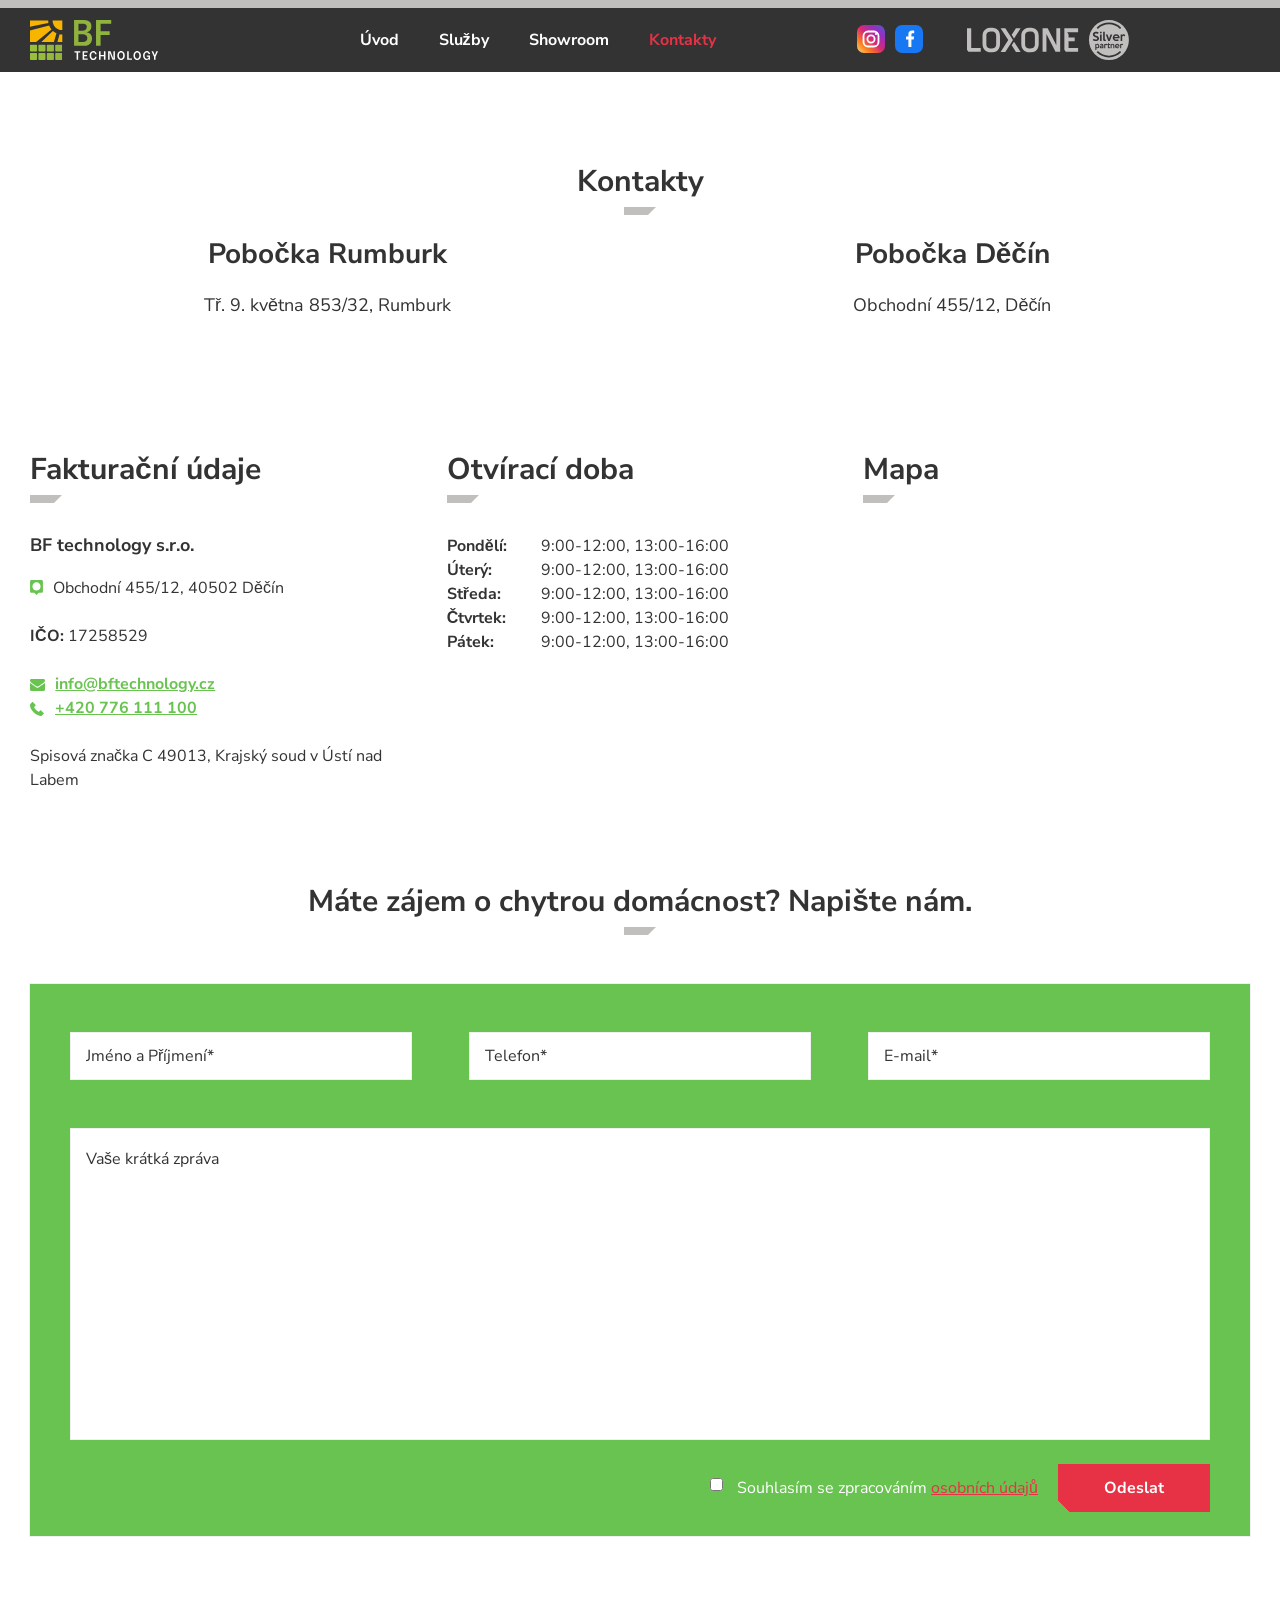
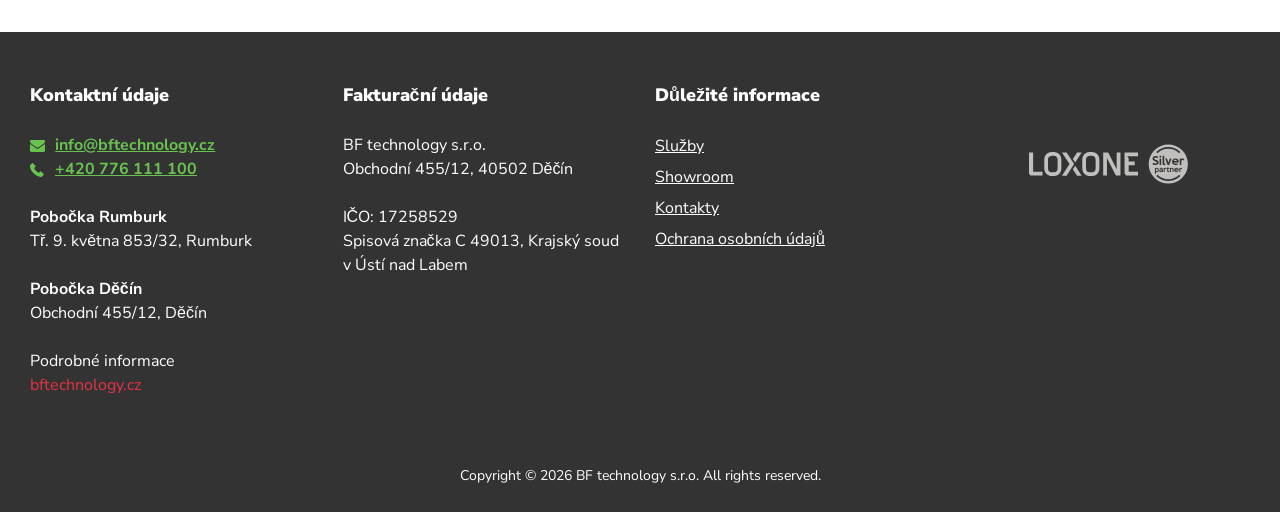
<file: kontakty/index.html>
<!DOCTYPE html>
<html lang="cs">

<head>
	<meta charset="utf-8" />
    <!--[if IE]><meta http-equiv="X-UA-Compatible" content="IE=edge,chrome=1" /><![endif]-->
    <meta name="author" content="Brilo - https://www.brilo.cz" />
    <meta name="viewport" content="width=device-width, initial-scale=1, shrink-to-fit=no, viewport-fit=cover" />
	<meta name="format-detection" content="telephone=no" />

	<link rel="preconnect" href="https://www.youtube.com">
	<link rel="preconnect" href="https://i.ytimg.com">
	<link rel="preconnect" href="https://i9.ytimg.com">

	<title>Napište nám pro chytrou domácnost | Automatizovany-Dum.cz</title>

    <!-- Fav icon stuff -->
    <link rel="apple-touch-icon" sizes="180x180" href="../www.automatizovany-dum.cz/wp-content/themes/loxone-theme/images/favicon/apple-icon-precomposed.png">
    <link rel="icon" type="image/png" sizes="32x32" href="../www.automatizovany-dum.cz/wp-content/themes/loxone-theme/images/favicon/favicon-32x32.png">
    <link rel="icon" type="image/png" sizes="16x16" href="../www.automatizovany-dum.cz/wp-content/themes/loxone-theme/images/favicon/favicon-16x16.png">
    <link rel="manifest" href="../www.automatizovany-dum.cz/wp-content/themes/loxone-theme/images/favicon/site.webmanifest">
    <link rel="shortcut icon" href="../www.automatizovany-dum.cz/wp-content/themes/loxone-theme/images/favicon/favicon.ico">
    <meta name="msapplication-TileColor" content="#ffffff">
    <meta name="msapplication-config" content="../www.automatizovany-dum.cz/wp-content/themes/loxone-theme/images/favicon/browserconfig.xml">
    <meta name="theme-color" content="#ffffff">

	<!-- Google Tag Manager -->
<script>(function(w,d,s,l,i){w[l]=w[l]||[];w[l].push({'gtm.start':
new Date().getTime(),event:'gtm.js'});var f=d.getElementsByTagName(s)[0],
j=d.createElement(s),dl=l!='dataLayer'?'&l='+l:'';j.async=true;j.src=
'https://www.googletagmanager.com/gtm.js?id='+i+dl;f.parentNode.insertBefore(j,f);
})(window,document,'script','dataLayer','GTM-5F2J7CG');</script>
<!-- End Google Tag Manager -->    <meta name="google-site-verification" content="sdjbz-ULO8WmhSguSqgaB0m-RW7iyYiE_q1IWEHBmTQ" />    <meta name='robots' content='index, follow, max-image-preview:large, max-snippet:-1, max-video-preview:-1' />
	<style>img:is([sizes="auto" i], [sizes^="auto," i]) { contain-intrinsic-size: 3000px 1500px }</style>
	
	<!-- This site is optimized with the Yoast SEO plugin v25.6 - https://yoast.com/wordpress/plugins/seo/ -->
	<meta name="description" content="Máte zájem o částečnou či úplnou instalaci chytré domácnosti Loxone? Neváhejte nás kontaktovat pro sjednání schůzky či prohlídky showroomu." />
	<link rel="canonical" href="../kontakty/" />
	<meta property="og:locale" content="cs_CZ" />
	<meta property="og:type" content="article" />
	<meta property="og:title" content="Napište nám pro chytrou domácnost | Automatizovany-Dum.cz" />
	<meta property="og:description" content="Máte zájem o částečnou či úplnou instalaci chytré domácnosti Loxone? Neváhejte nás kontaktovat pro sjednání schůzky či prohlídky showroomu." />
	<meta property="og:url" content="../kontakty/" />
	<meta property="og:site_name" content="Automatizovany-Dum.cz" />
	<meta property="article:modified_time" content="2022-08-15T14:00:05+00:00" />
	<meta name="twitter:card" content="summary_large_image" />
	<meta name="twitter:label1" content="Odhadovaná doba čtení" />
	<meta name="twitter:data1" content="1 minuta" />
	<!-- / Yoast SEO plugin. -->


<link rel='stylesheet' id='wp-block-library-css' href='../www.automatizovany-dum.cz/wp-includes/css/dist/block-library/style.min.css' type='text/css' media='all' />
<style id='safe-svg-svg-icon-style-inline-css' type='text/css'>
.safe-svg-cover{text-align:center}.safe-svg-cover .safe-svg-inside{display:inline-block;max-width:100%}.safe-svg-cover svg{fill:currentColor;height:100%;max-height:100%;max-width:100%;width:100%}

</style>
<style id='classic-theme-styles-inline-css' type='text/css'>
/*! This file is auto-generated */
.wp-block-button__link{color:#fff;background-color:#32373c;border-radius:9999px;box-shadow:none;text-decoration:none;padding:calc(.667em + 2px) calc(1.333em + 2px);font-size:1.125em}.wp-block-file__button{background:#32373c;color:#fff;text-decoration:none}
</style>
<style id='global-styles-inline-css' type='text/css'>
:root{--wp--preset--aspect-ratio--square: 1;--wp--preset--aspect-ratio--4-3: 4/3;--wp--preset--aspect-ratio--3-4: 3/4;--wp--preset--aspect-ratio--3-2: 3/2;--wp--preset--aspect-ratio--2-3: 2/3;--wp--preset--aspect-ratio--16-9: 16/9;--wp--preset--aspect-ratio--9-16: 9/16;--wp--preset--color--black: #000000;--wp--preset--color--cyan-bluish-gray: #abb8c3;--wp--preset--color--white: #ffffff;--wp--preset--color--pale-pink: #f78da7;--wp--preset--color--vivid-red: #cf2e2e;--wp--preset--color--luminous-vivid-orange: #ff6900;--wp--preset--color--luminous-vivid-amber: #fcb900;--wp--preset--color--light-green-cyan: #7bdcb5;--wp--preset--color--vivid-green-cyan: #00d084;--wp--preset--color--pale-cyan-blue: #8ed1fc;--wp--preset--color--vivid-cyan-blue: #0693e3;--wp--preset--color--vivid-purple: #9b51e0;--wp--preset--gradient--vivid-cyan-blue-to-vivid-purple: linear-gradient(135deg,rgba(6,147,227,1) 0%,rgb(155,81,224) 100%);--wp--preset--gradient--light-green-cyan-to-vivid-green-cyan: linear-gradient(135deg,rgb(122,220,180) 0%,rgb(0,208,130) 100%);--wp--preset--gradient--luminous-vivid-amber-to-luminous-vivid-orange: linear-gradient(135deg,rgba(252,185,0,1) 0%,rgba(255,105,0,1) 100%);--wp--preset--gradient--luminous-vivid-orange-to-vivid-red: linear-gradient(135deg,rgba(255,105,0,1) 0%,rgb(207,46,46) 100%);--wp--preset--gradient--very-light-gray-to-cyan-bluish-gray: linear-gradient(135deg,rgb(238,238,238) 0%,rgb(169,184,195) 100%);--wp--preset--gradient--cool-to-warm-spectrum: linear-gradient(135deg,rgb(74,234,220) 0%,rgb(151,120,209) 20%,rgb(207,42,186) 40%,rgb(238,44,130) 60%,rgb(251,105,98) 80%,rgb(254,248,76) 100%);--wp--preset--gradient--blush-light-purple: linear-gradient(135deg,rgb(255,206,236) 0%,rgb(152,150,240) 100%);--wp--preset--gradient--blush-bordeaux: linear-gradient(135deg,rgb(254,205,165) 0%,rgb(254,45,45) 50%,rgb(107,0,62) 100%);--wp--preset--gradient--luminous-dusk: linear-gradient(135deg,rgb(255,203,112) 0%,rgb(199,81,192) 50%,rgb(65,88,208) 100%);--wp--preset--gradient--pale-ocean: linear-gradient(135deg,rgb(255,245,203) 0%,rgb(182,227,212) 50%,rgb(51,167,181) 100%);--wp--preset--gradient--electric-grass: linear-gradient(135deg,rgb(202,248,128) 0%,rgb(113,206,126) 100%);--wp--preset--gradient--midnight: linear-gradient(135deg,rgb(2,3,129) 0%,rgb(40,116,252) 100%);--wp--preset--font-size--small: 13px;--wp--preset--font-size--medium: 20px;--wp--preset--font-size--large: 36px;--wp--preset--font-size--x-large: 42px;--wp--preset--spacing--20: 0.44rem;--wp--preset--spacing--30: 0.67rem;--wp--preset--spacing--40: 1rem;--wp--preset--spacing--50: 1.5rem;--wp--preset--spacing--60: 2.25rem;--wp--preset--spacing--70: 3.38rem;--wp--preset--spacing--80: 5.06rem;--wp--preset--shadow--natural: 6px 6px 9px rgba(0, 0, 0, 0.2);--wp--preset--shadow--deep: 12px 12px 50px rgba(0, 0, 0, 0.4);--wp--preset--shadow--sharp: 6px 6px 0px rgba(0, 0, 0, 0.2);--wp--preset--shadow--outlined: 6px 6px 0px -3px rgba(255, 255, 255, 1), 6px 6px rgba(0, 0, 0, 1);--wp--preset--shadow--crisp: 6px 6px 0px rgba(0, 0, 0, 1);}:where(.is-layout-flex){gap: 0.5em;}:where(.is-layout-grid){gap: 0.5em;}body .is-layout-flex{display: flex;}.is-layout-flex{flex-wrap: wrap;align-items: center;}.is-layout-flex > :is(*, div){margin: 0;}body .is-layout-grid{display: grid;}.is-layout-grid > :is(*, div){margin: 0;}:where(.wp-block-columns.is-layout-flex){gap: 2em;}:where(.wp-block-columns.is-layout-grid){gap: 2em;}:where(.wp-block-post-template.is-layout-flex){gap: 1.25em;}:where(.wp-block-post-template.is-layout-grid){gap: 1.25em;}.has-black-color{color: var(--wp--preset--color--black) !important;}.has-cyan-bluish-gray-color{color: var(--wp--preset--color--cyan-bluish-gray) !important;}.has-white-color{color: var(--wp--preset--color--white) !important;}.has-pale-pink-color{color: var(--wp--preset--color--pale-pink) !important;}.has-vivid-red-color{color: var(--wp--preset--color--vivid-red) !important;}.has-luminous-vivid-orange-color{color: var(--wp--preset--color--luminous-vivid-orange) !important;}.has-luminous-vivid-amber-color{color: var(--wp--preset--color--luminous-vivid-amber) !important;}.has-light-green-cyan-color{color: var(--wp--preset--color--light-green-cyan) !important;}.has-vivid-green-cyan-color{color: var(--wp--preset--color--vivid-green-cyan) !important;}.has-pale-cyan-blue-color{color: var(--wp--preset--color--pale-cyan-blue) !important;}.has-vivid-cyan-blue-color{color: var(--wp--preset--color--vivid-cyan-blue) !important;}.has-vivid-purple-color{color: var(--wp--preset--color--vivid-purple) !important;}.has-black-background-color{background-color: var(--wp--preset--color--black) !important;}.has-cyan-bluish-gray-background-color{background-color: var(--wp--preset--color--cyan-bluish-gray) !important;}.has-white-background-color{background-color: var(--wp--preset--color--white) !important;}.has-pale-pink-background-color{background-color: var(--wp--preset--color--pale-pink) !important;}.has-vivid-red-background-color{background-color: var(--wp--preset--color--vivid-red) !important;}.has-luminous-vivid-orange-background-color{background-color: var(--wp--preset--color--luminous-vivid-orange) !important;}.has-luminous-vivid-amber-background-color{background-color: var(--wp--preset--color--luminous-vivid-amber) !important;}.has-light-green-cyan-background-color{background-color: var(--wp--preset--color--light-green-cyan) !important;}.has-vivid-green-cyan-background-color{background-color: var(--wp--preset--color--vivid-green-cyan) !important;}.has-pale-cyan-blue-background-color{background-color: var(--wp--preset--color--pale-cyan-blue) !important;}.has-vivid-cyan-blue-background-color{background-color: var(--wp--preset--color--vivid-cyan-blue) !important;}.has-vivid-purple-background-color{background-color: var(--wp--preset--color--vivid-purple) !important;}.has-black-border-color{border-color: var(--wp--preset--color--black) !important;}.has-cyan-bluish-gray-border-color{border-color: var(--wp--preset--color--cyan-bluish-gray) !important;}.has-white-border-color{border-color: var(--wp--preset--color--white) !important;}.has-pale-pink-border-color{border-color: var(--wp--preset--color--pale-pink) !important;}.has-vivid-red-border-color{border-color: var(--wp--preset--color--vivid-red) !important;}.has-luminous-vivid-orange-border-color{border-color: var(--wp--preset--color--luminous-vivid-orange) !important;}.has-luminous-vivid-amber-border-color{border-color: var(--wp--preset--color--luminous-vivid-amber) !important;}.has-light-green-cyan-border-color{border-color: var(--wp--preset--color--light-green-cyan) !important;}.has-vivid-green-cyan-border-color{border-color: var(--wp--preset--color--vivid-green-cyan) !important;}.has-pale-cyan-blue-border-color{border-color: var(--wp--preset--color--pale-cyan-blue) !important;}.has-vivid-cyan-blue-border-color{border-color: var(--wp--preset--color--vivid-cyan-blue) !important;}.has-vivid-purple-border-color{border-color: var(--wp--preset--color--vivid-purple) !important;}.has-vivid-cyan-blue-to-vivid-purple-gradient-background{background: var(--wp--preset--gradient--vivid-cyan-blue-to-vivid-purple) !important;}.has-light-green-cyan-to-vivid-green-cyan-gradient-background{background: var(--wp--preset--gradient--light-green-cyan-to-vivid-green-cyan) !important;}.has-luminous-vivid-amber-to-luminous-vivid-orange-gradient-background{background: var(--wp--preset--gradient--luminous-vivid-amber-to-luminous-vivid-orange) !important;}.has-luminous-vivid-orange-to-vivid-red-gradient-background{background: var(--wp--preset--gradient--luminous-vivid-orange-to-vivid-red) !important;}.has-very-light-gray-to-cyan-bluish-gray-gradient-background{background: var(--wp--preset--gradient--very-light-gray-to-cyan-bluish-gray) !important;}.has-cool-to-warm-spectrum-gradient-background{background: var(--wp--preset--gradient--cool-to-warm-spectrum) !important;}.has-blush-light-purple-gradient-background{background: var(--wp--preset--gradient--blush-light-purple) !important;}.has-blush-bordeaux-gradient-background{background: var(--wp--preset--gradient--blush-bordeaux) !important;}.has-luminous-dusk-gradient-background{background: var(--wp--preset--gradient--luminous-dusk) !important;}.has-pale-ocean-gradient-background{background: var(--wp--preset--gradient--pale-ocean) !important;}.has-electric-grass-gradient-background{background: var(--wp--preset--gradient--electric-grass) !important;}.has-midnight-gradient-background{background: var(--wp--preset--gradient--midnight) !important;}.has-small-font-size{font-size: var(--wp--preset--font-size--small) !important;}.has-medium-font-size{font-size: var(--wp--preset--font-size--medium) !important;}.has-large-font-size{font-size: var(--wp--preset--font-size--large) !important;}.has-x-large-font-size{font-size: var(--wp--preset--font-size--x-large) !important;}
:where(.wp-block-post-template.is-layout-flex){gap: 1.25em;}:where(.wp-block-post-template.is-layout-grid){gap: 1.25em;}
:where(.wp-block-columns.is-layout-flex){gap: 2em;}:where(.wp-block-columns.is-layout-grid){gap: 2em;}
:root :where(.wp-block-pullquote){font-size: 1.5em;line-height: 1.6;}
</style>
<link rel='stylesheet' id='kt-bt-style-css' href='../www.automatizovany-dum.cz/wp-content/themes/loxone-theme/style.css' type='text/css' media='all' />
<link rel='stylesheet' id='kt-bt-font-open-sans-css' href='../fonts.googleapis.com/nunito-sans.css' type='text/css' media='all' />


</head>
<body class="silver-partner page-template page-template-pages page-template-page-contact page-template-pagespage-contact-php page page-id-12">

	<!-- Google Tag Manager (noscript) -->
<noscript><iframe src="https://www.googletagmanager.com/ns.html?id=GTM-5F2J7CG"
height="0" width="0" style="display:none;visibility:hidden"></iframe></noscript>
<!-- End Google Tag Manager (noscript) -->	<div class="partner-divider"></div>
<header class="header-main">
    <div class="container">

        <a class="partner-brand" href="../">
                            <img src="../assets/logo/bf-technology.svg" alt="Automatizovany-Dum.cz" draggable="false" />
                <noscript><img src="../assets/logo/bf-technology.svg" alt="Automatizovany-Dum.cz" draggable="false" /></noscript>
                                </a>



        <nav class="nav-main">
            <ul>
                <li id="menu-item-43" class="menu-item menu-item-type-post_type menu-item-object-page menu-item-home menu-item-43"><a href="../">Úvod</a></li>
<li id="menu-item-46" class="menu-item menu-item-type-post_type menu-item-object-page menu-item-46"><a href="../sluzby/">Služby</a></li>
<li id="menu-item-45" class="menu-item menu-item-type-post_type menu-item-object-page menu-item-45"><a href="../showroom/">Showroom</a></li>
<li id="menu-item-44" class="menu-item menu-item-type-post_type menu-item-object-page current-menu-item page_item page-item-12 current_page_item menu-item-44"><a href="../kontakty/" aria-current="page">Kontakty</a></li>

                                                    
                                                    <li class="header-brand-mobile-silver">
                        <a href="../"><img src="[data-uri]" data-src="../www.automatizovany-dum.cz/wp-content/themes/loxone-theme/images/ico/silver.svg" alt="Loxone silver partner" draggable="false" /></a>
                        <noscript><img src="../www.automatizovany-dum.cz/wp-content/themes/loxone-theme/images/ico/silver.svg" alt="Loxone silver partner" draggable="false" /></noscript>
                    </li>
                                                            </ul>
        </nav>

        
        
                    <div class="header-social" style="display:inline-flex; gap:10px; vertical-align:middle; margin-right:14px;"><a href="https://www.instagram.com/bftechnology_sro/" target="_blank" rel="noopener" aria-label="Instagram" style="display:inline-block; line-height:0;"><svg width="28" height="28" viewBox="0 0 28 28" xmlns="http://www.w3.org/2000/svg"><defs><linearGradient id="igg" x1="0%" y1="100%" x2="100%" y2="0%"><stop offset="0%" stop-color="#feda75"/><stop offset="25%" stop-color="#fa7e1e"/><stop offset="50%" stop-color="#d62976"/><stop offset="75%" stop-color="#962fbf"/><stop offset="100%" stop-color="#4f5bd5"/></linearGradient></defs><rect width="28" height="28" rx="7" fill="url(#igg)"/><rect x="6.5" y="6.5" width="15" height="15" rx="4.5" fill="none" stroke="#fff" stroke-width="1.8"/><circle cx="14" cy="14" r="3.6" fill="none" stroke="#fff" stroke-width="1.8"/><circle cx="19" cy="9" r="1.1" fill="#fff"/></svg></a><a href="https://www.facebook.com/BFtechnologyCZ/" target="_blank" rel="noopener" aria-label="Facebook" style="display:inline-block; line-height:0;"><svg width="28" height="28" viewBox="0 0 28 28" xmlns="http://www.w3.org/2000/svg"><rect width="28" height="28" rx="7" fill="#1877F2"/><path d="M16.4 14.5h2.3l.4-2.9h-2.7v-1.9c0-.8.2-1.4 1.4-1.4h1.4V5.7c-.3 0-1.2-.1-2.2-.1-2.2 0-3.6 1.3-3.6 3.7v2.3H11v2.9h2.4V22h3z" fill="#fff"/></svg></a></div>
                    <a class="header-brand-silver" href="../">
                <img src="[data-uri]" data-src="../www.automatizovany-dum.cz/wp-content/themes/loxone-theme/images/ico/silver.svg" alt="Loxone silver partner" draggable="false" />
            </a>
            <noscript><img src="../www.automatizovany-dum.cz/wp-content/themes/loxone-theme/images/ico/silver.svg" alt="Loxone silver partner" draggable="false" /></noscript>
        
                <!-- @@include('header-search-form.html') -->

        <!-- @@include('header-language-switcher.html') -->

        <div class="header-nav-button">
            menu
            <span></span>
            <span></span>
            <span></span>
            <span></span>
        </div>
    </div>
    <div class="header-mask"></div>
</header>
	<main>

		<div id="projectNotices" class="container">
	</div>
<section class="heading-perex-section base-section ">
    <div class="container pt-1 pt-lg-3 pb-1 pb-lg-3">
        <header>
            <h1 class="base-subheading">
                Kontakty            </h1>
                            <div class="entry-content">
                    <p style="text-align: center;"><div class="columns-2 row">
<div class="column">
<h3 style="text-align: center;">Pobočka Rumburk</h3>
<p style="text-align: center;">Tř. 9. května 853/32, Rumburk<br />
</div>
<p style="text-align: center;"><div class="column">
<h3 style="text-align: center;">Pobočka Děčín</h3>
<p style="text-align: center;">Obchodní 455/12, Děčín<br />
</div>
</div>
                </div>
                    </header>
    </div>
</section>
<div class="showroom-contact-info">
    <div class="container">
        <div class="row justify-content-center">
                            <div class="showroom-contact-item col-12 col-lg-4">
                                            <h3 class="base-subheading">Fakturační údaje</h3>
                    
                                            <span class="company-name">BF technology s.r.o. </span>
                    
                                            <div class="company-info">
                                                            <span class="position-item"><img src="[data-uri]" data-src="../www.automatizovany-dum.cz/wp-content/themes/loxone-theme/images/ico/position-green.svg" alt="Ikona pinu" draggable="false">Obchodní 455/12, 40502 Děčín</span>
                            
                                                            <div class="invoice-data">
                                                                            <span><strong>IČO: </strong>17258529</span>
                                                                                                                                            </div>
                            
                                                            <div class="footer-contact-green">
                                                                            <img src="[data-uri]" data-src="../www.automatizovany-dum.cz/wp-content/themes/loxone-theme/images/ico/mail.svg" alt="Ikona emailu" draggable="false"><a href="mailto:info@bftechnology.cz">info@bftechnology.cz</a><br>
                                                                                                                <img src="[data-uri]" data-src="../www.automatizovany-dum.cz/wp-content/themes/loxone-theme/images/ico/phone.svg" alt="Ikona telefonu" draggable="false"><a class="d-sm-none" href="tel:+420776111100">+420 776 111 100</a> <a href="tel:+420776111100" class="d-none d-sm-inline">+420 776 111 100</a><br>
                                                                    </div>
                                                                                        <br /><span>Spisová značka C 49013, Krajský soud v Ústí nad Labem</span>
                                                    </div>
                                    </div>
                                        <div class="showroom-contact-item col-12 col-lg-4">
                                            <h3 class="base-subheading">Otvírací doba</h3>
                                                                <div class="showroom-open-hours">
                                                            <div>
                                    <span>Pondělí:</span>
                                    <span>9:00-12:00,  13:00-16:00</span>
                                </div>
                            
                                                            <div>
                                    <span>Úterý:</span>
                                    <span>9:00-12:00,  13:00-16:00</span>
                                </div>
                            
                                                            <div>
                                    <span>Středa:</span>
                                    <span>9:00-12:00,  13:00-16:00</span>
                                </div>
                            
                                                            <div>
                                    <span>Čtvrtek:</span>
                                    <span>9:00-12:00,  13:00-16:00</span>
                                </div>
                            
                                                            <div>
                                    <span>Pátek:</span>
                                    <span>9:00-12:00,  13:00-16:00</span>
                                </div>
                            
                            
                                                                                        <br />
                                                        <span></span>
                        </div>
                                    </div>
                                        <div class="showroom-contact-item col-12 col-lg-4">
                                            <h3 class="base-subheading">Mapa</h3>
                                        <div class="showroom-map">
                        <iframe src="https://www.google.com/maps/embed?pb=!1m18!1m12!1m3!1d2523.667016443607!2d14.2006701!3d50.763207699999995!2m3!1f0!2f0!3f0!3m2!1i1024!2i768!4f13.1!3m3!1m2!1s0x47099e3088be14d5%3A0x765f82e04d98ee93!2zT2JjaG9kbsOtIDQ1NS8xMiwgUm96YsSbbGVzeSwgNDA1IDAyIETEm8SNw61u!5e0!3m2!1scs!2scz!4v1659341976332!5m2!1scs!2scz" width="600" height="450" style="border:0;" allowfullscreen="" loading="lazy" referrerpolicy="no-referrer-when-downgrade"></iframe>                    </div>
                </div>
                    </div>
    </div>
</div><section class="heading-perex-section base-section " id="contact-form">
    <div class="container pb-1 pt-0 pt-lg-3">
                    <header>
                <h2 class="base-subheading">Máte zájem o chytrou domácnost? Napište nám.</h2>
            </header>
            </div>
</section>

<div class="container">

<div id="form-status-banner" style="display:none; padding:15px 20px; margin:0 0 20px; border-radius:6px; font-weight:600;"></div>
<script>
(function(){
  var p = new URLSearchParams(window.location.search);
  var b = document.getElementById('form-status-banner');
  if (!b) return;
  if (p.get('sent') === '1') {
    b.style.display = 'block';
    b.style.background = '#e6f7e6';
    b.style.color = '#1f5e1f';
    b.style.border = '1px solid #b3dbb3';
    b.textContent = 'Děkujeme, vaše zpráva byla odeslána. Brzy se vám ozveme.';
  } else if (p.get('sent') === '0') {
    b.style.display = 'block';
    b.style.background = '#fdecea';
    b.style.color = '#7a1a13';
    b.style.border = '1px solid #f3b6b1';
    b.textContent = 'Zprávu se nepodařilo odeslat. Zkontrolujte vyplněná pole a zkuste to prosím znovu.';
  }
})();
</script>

<form method="post" action="https://api.web3forms.com/submit" id="kt-contact-form" data-validate="jquery"  class="contact-form">
      <input type="hidden" name="access_key" value="a63b4315-115d-4301-ad9e-1a60fd44b860">
      <input type="hidden" name="subject" value="Poptávka z kontaktů — Automatizovaný dům">
      <input type="hidden" name="from_name" value="Automatizovaný dům">
      <input type="checkbox" name="botcheck" tabindex="-1" autocomplete="off" style="position:absolute;left:-9999px;" aria-hidden="true">
  <div class="contact-form-top">
	<div>
		<input type="text" name="name"  id="kt-contact-form-name" placeholder="Jméno a Příjmení*" maxlength="30" required data-validators="[{&quot;condition&quot;:&quot;required&quot;,&quot;msg&quot;:&quot;Jm\u00e9no a p\u0159\u00edjmen\u00ed je povinn\u00e1 polo\u017eka&quot;,&quot;params&quot;:null},{&quot;condition&quot;:&quot;maxLength&quot;,&quot;msg&quot;:&quot;Jm\u00e9no m\u016f\u017ee m\u00edt maxim\u00e1ln\u011b 30 znak\u016f&quot;,&quot;params&quot;:30},{&quot;condition&quot;:&quot;required&quot;,&quot;msg&quot;:&quot;Jm\u00e9no a p\u0159\u00edjmen\u00ed je povinn\u00e1 polo\u017eka&quot;,&quot;params&quot;:null}]" class="kt-field " value="" />	</div>

	<div>
		<input type="text" name="phone"  id="kt-contact-form-phone" placeholder="Telefon*" maxlength="30" required data-validators="[{&quot;condition&quot;:&quot;maxLength&quot;,&quot;msg&quot;:&quot;Telefonn\u00ed \u010d\u00edslo m\u016f\u017ee m\u00edt maxim\u00e1ln\u011b 30 znak\u016f&quot;,&quot;params&quot;:30},{&quot;condition&quot;:&quot;required&quot;,&quot;msg&quot;:&quot;Telefon je povinn\u00e1 polo\u017eka&quot;,&quot;params&quot;:null},{&quot;condition&quot;:&quot;regular&quot;,&quot;msg&quot;:&quot;Neplatn\u00e9 telefonn\u00ed \u010d\u00edslo&quot;,&quot;params&quot;:&quot;^((\\+|0)(420|421) ?)?[1-9][0-9]{2} ?[0-9]{3} ?[0-9]{3}$&quot;},{&quot;condition&quot;:&quot;required&quot;,&quot;msg&quot;:&quot;Telefon je povinn\u00e1 polo\u017eka&quot;,&quot;params&quot;:null}]" class="kt-field " value="" />	</div>

	<div>
		<input type="text" name="email"  id="kt-contact-form-email" placeholder="E-mail*" maxlength="100" required data-validators="[{&quot;condition&quot;:&quot;email&quot;,&quot;msg&quot;:&quot;Chybn\u00fd tvar e-mailov\u00e9 adresy&quot;,&quot;params&quot;:null},{&quot;condition&quot;:&quot;maxLength&quot;,&quot;msg&quot;:&quot;E-mail m\u016f\u017ee m\u00edt maxim\u00e1ln\u011b 100 znak\u016f&quot;,&quot;params&quot;:100},{&quot;condition&quot;:&quot;required&quot;,&quot;msg&quot;:&quot;E-mail je povinn\u00e1 polo\u017eka&quot;,&quot;params&quot;:null}]" class="kt-field " value="" />	</div>
</div>

<textarea name="message"  id="kt-contact-form-message" placeholder="Vaše krátká zpráva" maxlength="1000" data-validators="[{&quot;condition&quot;:&quot;maxLength&quot;,&quot;msg&quot;:&quot;Zpr\u00e1va m\u016f\u017ee m\u00edt maxim\u00e1ln\u011b 1000 znak\u016f&quot;,&quot;params&quot;:1000}]" class="kt-field "></textarea>
<div class="contact-form-bottom">
	<span class="consent-notice">
        <span class="input-wrap"><input type="checkbox" name="gdpr_consent" id="kt-contact-form-agreement-0" required data-validators="[{&quot;condition&quot;:&quot;required&quot;,&quot;msg&quot;:&quot;Je nutn\u00e9 ud\u011blit souhlas ke zpracov\u00e1n\u00ed osobn\u00edch \u00fadaj\u016f&quot;,&quot;params&quot;:null},{&quot;condition&quot;:&quot;required&quot;,&quot;msg&quot;:&quot;Souhlas se zpracov\u00e1n\u00edm \u00fadaj\u016f mus\u00ed b\u00fdt potvrzen&quot;,&quot;params&quot;:null}]" class="checkbox-gdpr kt-field " value="0" > <span class="desc-checkbox-kt-contact-form-agreement-0"><label for="kt-contact-form-agreement-0">Souhlasím se zpracováním  <span class="privacy-policy-link"><a href="../ochrana-osobnich-udaju/" title="Ochrana osobních údajů" target="_blank">osobních údajů</a></span></label></span> </span>    </span>

	<button type="submit" class="btn submitButton"><span>Odeslat</span></button>
</div>

<div class="d-none">
	<label for="kt-contact-form-favourite">Kontrola:</label><input type="text" name="kt-contact-form[kt-contact-form-favourite]"  id="kt-contact-form-favourite" placeholder="Nevyplňujte pokud jste člověk" maxlength="30" class="hidden kt-field " value="" />    <input type="text" name="kt-contact-form[kt-honey]"  id="kt-honey" class="js-honey hidden kt-field " value="" />	<input type="hidden" id="kt-contact-form-nonce" name="kt-contact-form-nonce" value="fcb75d0dbe" /><input type="hidden" name="_wp_http_referer" value="../kontakty/" /></div>

</form>
</div>
</main>

<footer class="footer-main">
		<div class="footer-top">
		<div class="container">
			<div class="row">
				<div class="footer-block col-sm-6 col-md-4 col-lg-3">

					<h2 class="article-heading">Kontaktní údaje</h2>

					<div class="entry-content">

                                                    <p class="footer-contact-green">
                                                                    <img src="[data-uri]" data-src="../www.automatizovany-dum.cz/wp-content/themes/loxone-theme/images/ico/mail.svg" alt="Ikona mailu" draggable="false"><a href="mailto:info@bftechnology.cz">info@bftechnology.cz</a><br>
                                                                                                    <img src="[data-uri]" data-src="../www.automatizovany-dum.cz/wp-content/themes/loxone-theme/images/ico/phone.svg" alt="Ikona telefonu" draggable="false"><a class="d-sm-none" href="tel:+420776111100"> +420 776 111 100</a> <a href="tel:+420776111100" class="d-none d-sm-inline"> +420 776 111 100</a><br>
                                                            </p>
                        
						<p><strong>Pobočka Rumburk</strong><br />
Tř. 9. května 853/32, Rumburk</p>
<p><strong>Pobočka Děčín</strong><br />
Obchodní 455/12, Děčín</p>
<p>Podrobné informace<br />
<a href="https://www.bftechnology.cz/" target="_blank" rel="noopener">bftechnology.cz</a></p>
					</div>

				</div>

				<div class="footer-block col-sm-6 col-md-4 col-lg-3">
					<h2 class="article-heading">Fakturační údaje</h2>
					<div class="entry-content">
						<p>BF technology s.r.o.<br />
Obchodní 455/12, 40502 Děčín</p>
<p>IČO: 17258529<br />
Spisová značka C 49013, Krajský soud v Ústí nad Labem</p>
<p>&nbsp;</p>
					</div>
				</div>

								<div class="footer-block col-sm-6 col-md-4 col-lg-3">

					<h2 class="article-heading">Důležité informace</h2>

					<nav class="footer-top-nav">
						<ul>
							<li id="menu-item-50" class="menu-item menu-item-type-post_type menu-item-object-page menu-item-50"><a href="../sluzby/">Služby</a></li>
<li id="menu-item-49" class="menu-item menu-item-type-post_type menu-item-object-page menu-item-49"><a href="../showroom/">Showroom</a></li>
<li id="menu-item-48" class="menu-item menu-item-type-post_type menu-item-object-page current-menu-item page_item page-item-12 current_page_item menu-item-48"><a href="../kontakty/" aria-current="page">Kontakty</a></li>
<li id="menu-item-47" class="menu-item menu-item-type-post_type menu-item-object-page menu-item-privacy-policy menu-item-47"><a rel="privacy-policy" href="../ochrana-osobnich-udaju/">Ochrana osobních údajů</a></li>
						</ul>
					</nav>

				</div>
				
				<div class="footer-block col-sm-6 col-md-12 col-lg-3 text-md-center">
					<div class="d-inline-block">
						<a class="footer-brand" href="../">
                                                                                        <div class="footer-brand-img-wrap-silver">
                                    <img src="[data-uri]" data-src="../www.automatizovany-dum.cz/wp-content/themes/loxone-theme/images/ico/silver.svg" alt="Loxone silver partner" draggable="false">
                                    <noscript><img src="../www.automatizovany-dum.cz/wp-content/themes/loxone-theme/images/ico/silver.svg" alt="Loxone silver partner" draggable="false" /></noscript>
                                </div>
                                                        						</a>

						
					</div>
				</div>
			</div>
		</div>
	</div>
	
		<div class="footer-bottom">
		<div class="container">
			<span class="footer-copy">Copyright &copy; 2026 BF technology s.r.o. All rights reserved.</span>
		</div>
	</div>
	
</footer>

<script type="text/javascript" id="kt-bt-functions-script-js-extra">
/* <![CDATA[ */
var myAjax = {"ajaxurl":"https:\/\/www.automatizovany-dum.cz\/wp-admin\/admin-ajax.php"};
/* ]]> */
</script>
<script type="text/javascript" src="../www.automatizovany-dum.cz/wp-content/themes/loxone-theme/kt/yours/js/kt-functions.min.js" id="kt-bt-functions-script-js"></script>
<script type="text/javascript" src="../www.automatizovany-dum.cz/wp-content/themes/loxone-theme/kt/yours/js/honey.js" id="js-honey-script-js"></script>
<script type="text/javascript" src="../cdn.jsdelivr.net/npm/cookie-bar/cookiebar-latest.min.js?customize=1&tracking=1&thirdparty=1&hideDetailsBtn=1&showPolicyLink=1&remember=512&privacyPage=../ochrana-osobnich-udaju/"></script>
<script type="application/ld+json">
[
{
	"@context": "http://schema.org",
	"@type": "WebSite",
	"name": "Automatizovany-Dum.cz",
	"url": "/",
	"description": ""
},
{
	"@context": "http://schema.org",
	"@type": "Organization",
	"logo": "/www.automatizovany-dum.cz/wp-content/uploads/2022/08/BF-Technology-logo_FINAL.svg",
	"name": "BF technology s.r.o.",
	"email": "info@bftechnology.cz",
	"url": "/",
	"telephone": "+420776111100",
	"address": 	{
		"@type": "PostalAddress",
		"streetAddress": "Obchodní 455/12",
		"postalCode": "40502",
		"addressLocality": "Děčín",
		"addressCountry": 		{
			"@type": "Country",
			"name": "CZ"
		}
	}
}
]
</script>





<script>
(function(){
  var forms = document.querySelectorAll('form[action*="web3forms.com"]');
  forms.forEach(function(form){
    var status = form.querySelector('#contact-status');
    if (!status) {
      status = document.createElement('div');
      status.id = 'contact-status';
      status.style.cssText = 'margin:0 0 14px;padding:12px 16px;border-radius:6px;display:none;font-size:14px;font-weight:600;';
      form.insertBefore(status, form.firstChild);
    }
    var OK  = 'margin:0 0 14px;padding:12px 16px;border-radius:6px;display:block;background:rgba(105,181,0,0.12);color:#8ed620;border:1px solid rgba(105,181,0,0.4);font-size:14px;font-weight:600;';
    var ERR = 'margin:0 0 14px;padding:12px 16px;border-radius:6px;display:block;background:rgba(220,60,40,0.12);color:#ff8a78;border:1px solid rgba(220,60,40,0.4);font-size:14px;font-weight:600;';
    form.addEventListener('submit', function(e){
      e.preventDefault();
      var btn = form.querySelector('button[type=submit], input[type=submit]');
      var orig = btn ? btn.textContent : '';
      if (btn) { btn.disabled = true; btn.textContent = 'Odesílám…'; }
      fetch('https://api.web3forms.com/submit', { method:'POST', body: new FormData(form) })
        .then(function(r){ return r.json(); })
        .then(function(j){
          if (j.success){
            status.style.cssText = OK;
            status.textContent = 'Děkujeme! Vaše zpráva byla odeslána. Brzy se vám ozveme.';
            form.reset();
          } else {
            status.style.cssText = ERR;
            status.textContent = (j.message || 'Odeslání selhalo.') + ' Zkuste to prosím znovu nebo nám napište přímo na info@bftechnology.cz.';
          }
        })
        .catch(function(){
          status.style.cssText = ERR;
          status.textContent = 'Chyba sítě. Zkuste to prosím znovu nebo nám napište přímo na info@bftechnology.cz.';
        })
        .finally(function(){
          if (btn) { btn.disabled = false; btn.textContent = orig; }
          status.scrollIntoView({ behavior:'smooth', block:'center' });
        });
    });
  });
})();
</script>
</body>

</html>
</file>
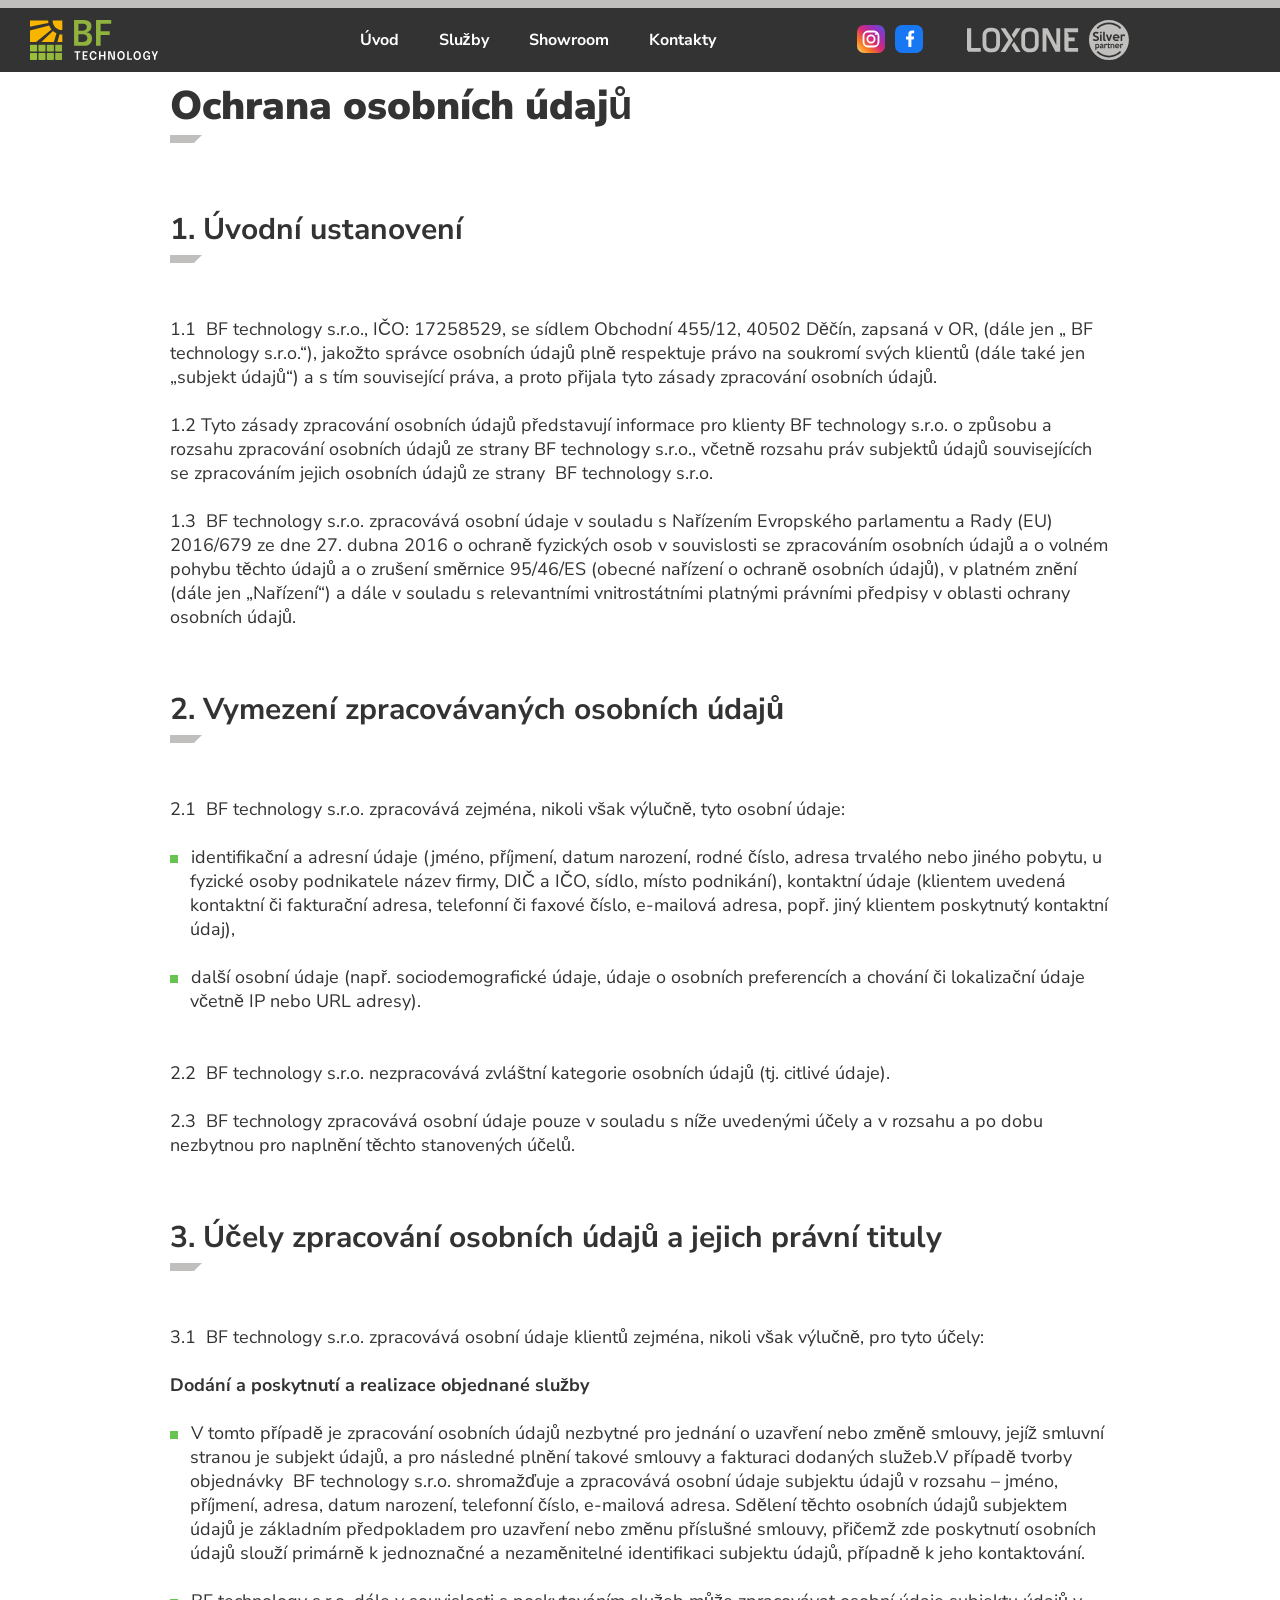
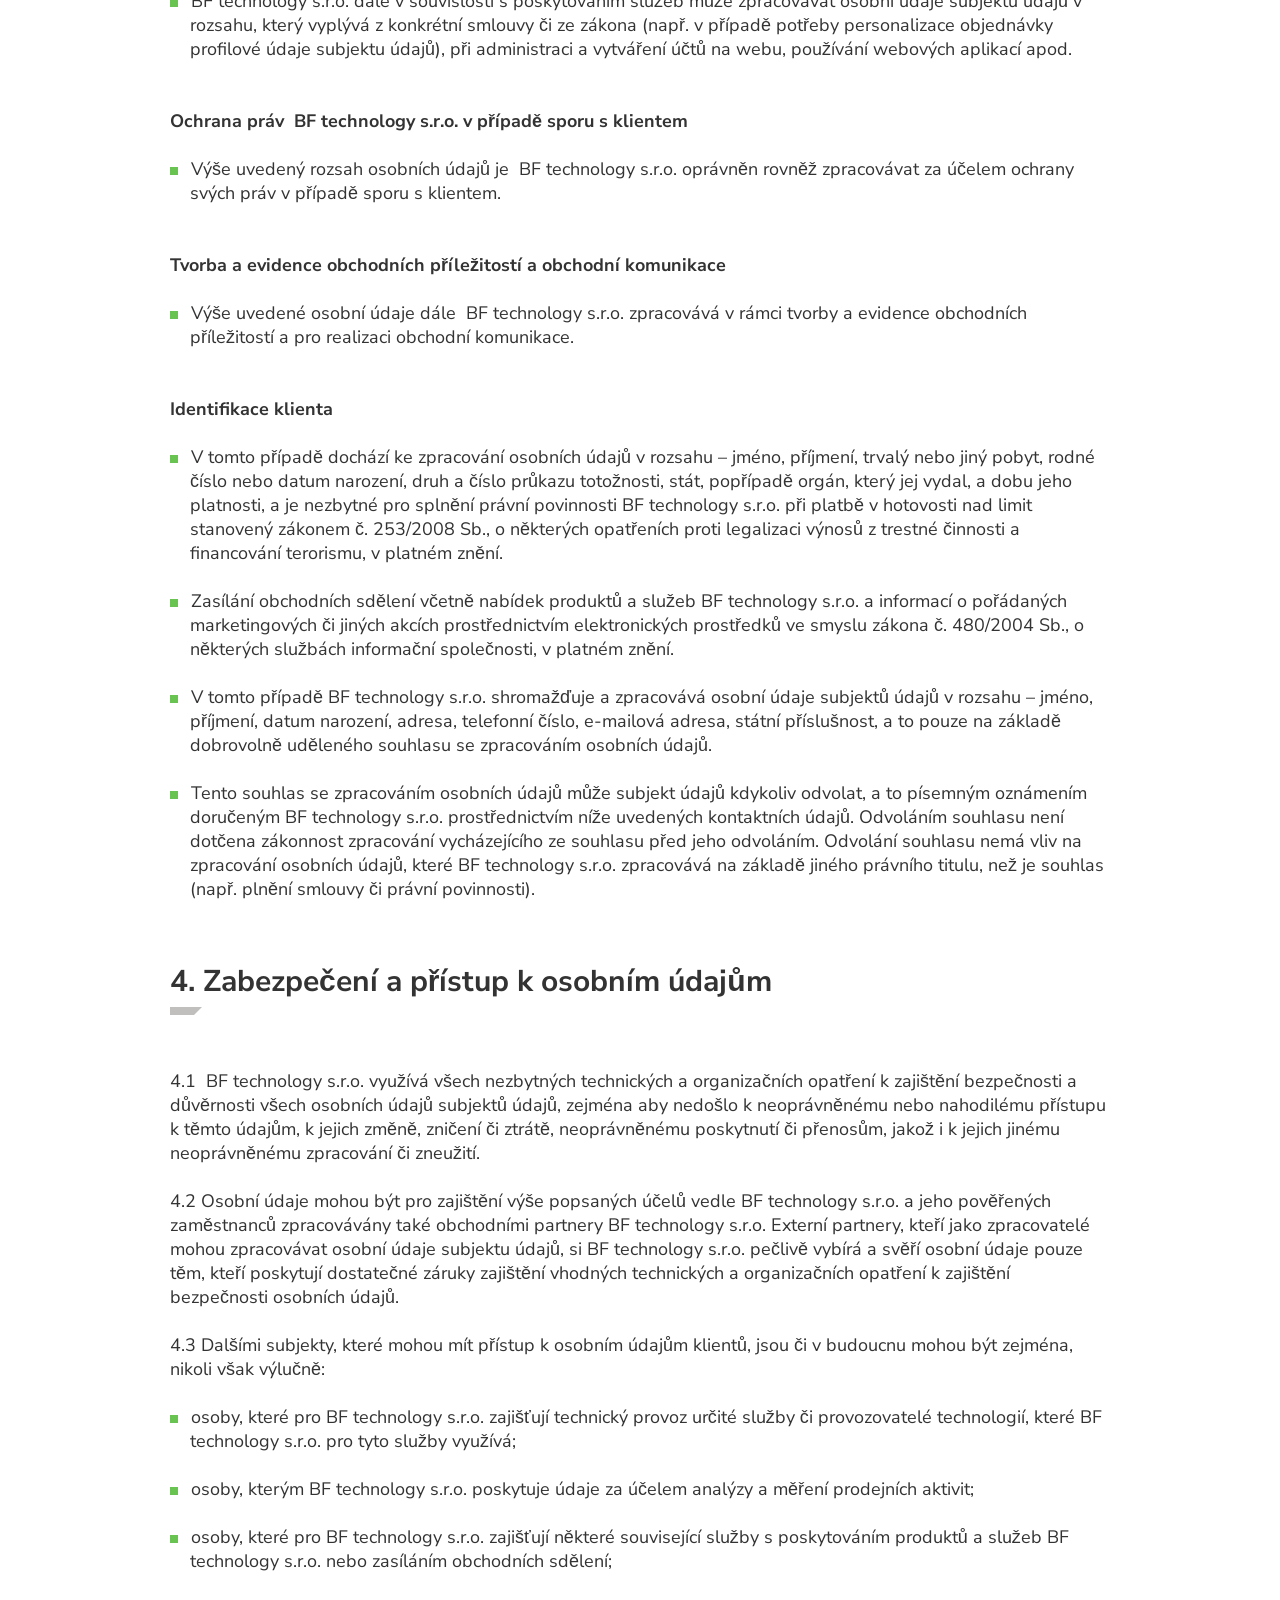
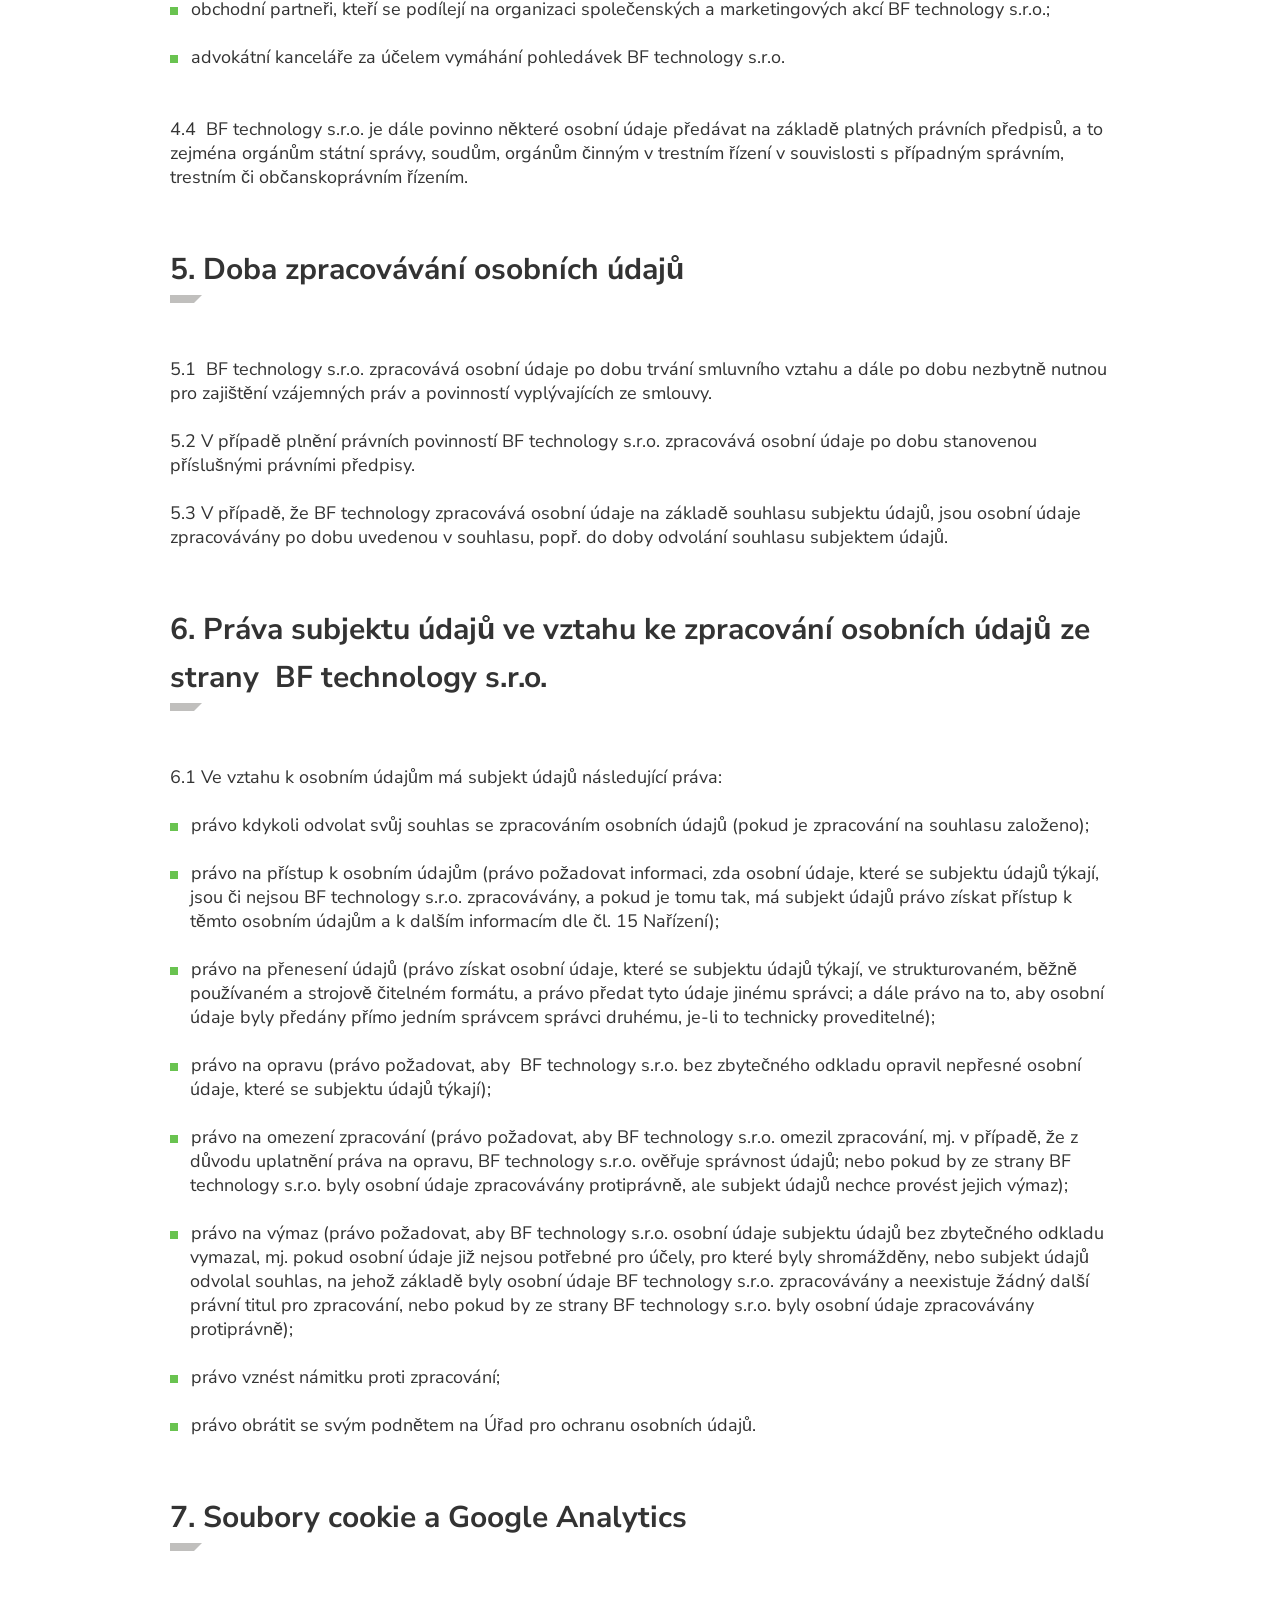
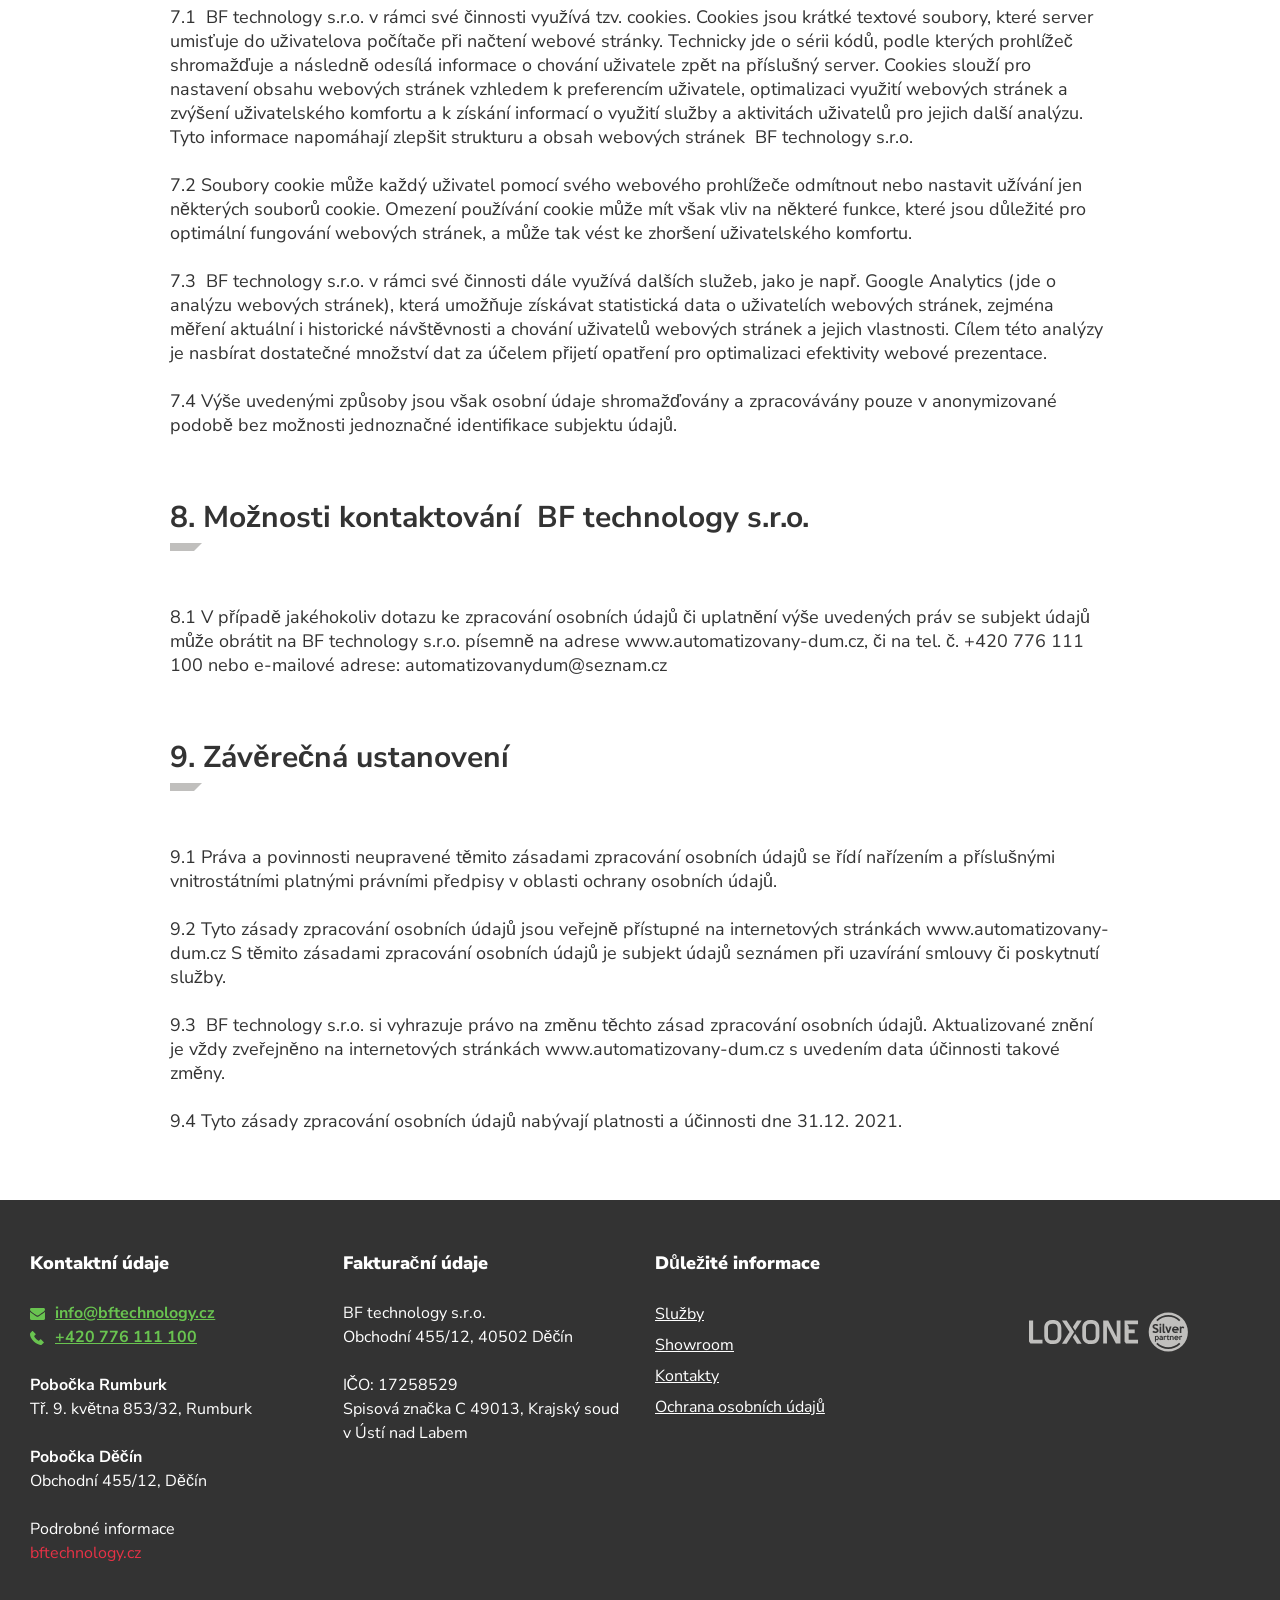
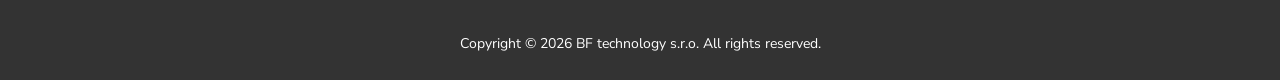
<file: ochrana-osobnich-udaju/index.html>
<!DOCTYPE html>
<html lang="cs">

<head>
	<meta charset="utf-8" />
    <!--[if IE]><meta http-equiv="X-UA-Compatible" content="IE=edge,chrome=1" /><![endif]-->
    <meta name="author" content="Brilo - https://www.brilo.cz" />
    <meta name="viewport" content="width=device-width, initial-scale=1, shrink-to-fit=no, viewport-fit=cover" />
	<meta name="format-detection" content="telephone=no" />

	<link rel="preconnect" href="https://www.youtube.com">
	<link rel="preconnect" href="https://i.ytimg.com">
	<link rel="preconnect" href="https://i9.ytimg.com">

	<title>Ochrana osobních údajů | Automatizovany-Dum.cz</title>

    <!-- Fav icon stuff -->
    <link rel="apple-touch-icon" sizes="180x180" href="../www.automatizovany-dum.cz/wp-content/themes/loxone-theme/images/favicon/apple-icon-precomposed.png">
    <link rel="icon" type="image/png" sizes="32x32" href="../www.automatizovany-dum.cz/wp-content/themes/loxone-theme/images/favicon/favicon-32x32.png">
    <link rel="icon" type="image/png" sizes="16x16" href="../www.automatizovany-dum.cz/wp-content/themes/loxone-theme/images/favicon/favicon-16x16.png">
    <link rel="manifest" href="../www.automatizovany-dum.cz/wp-content/themes/loxone-theme/images/favicon/site.webmanifest">
    <link rel="shortcut icon" href="../www.automatizovany-dum.cz/wp-content/themes/loxone-theme/images/favicon/favicon.ico">
    <meta name="msapplication-TileColor" content="#ffffff">
    <meta name="msapplication-config" content="../www.automatizovany-dum.cz/wp-content/themes/loxone-theme/images/favicon/browserconfig.xml">
    <meta name="theme-color" content="#ffffff">

	<!-- Google Tag Manager -->
<script>(function(w,d,s,l,i){w[l]=w[l]||[];w[l].push({'gtm.start':
new Date().getTime(),event:'gtm.js'});var f=d.getElementsByTagName(s)[0],
j=d.createElement(s),dl=l!='dataLayer'?'&l='+l:'';j.async=true;j.src=
'https://www.googletagmanager.com/gtm.js?id='+i+dl;f.parentNode.insertBefore(j,f);
})(window,document,'script','dataLayer','GTM-5F2J7CG');</script>
<!-- End Google Tag Manager -->    <meta name="google-site-verification" content="sdjbz-ULO8WmhSguSqgaB0m-RW7iyYiE_q1IWEHBmTQ" />    <meta name='robots' content='noindex, follow' />
	<style>img:is([sizes="auto" i], [sizes^="auto," i]) { contain-intrinsic-size: 3000px 1500px }</style>
	
	<!-- This site is optimized with the Yoast SEO plugin v25.6 - https://yoast.com/wordpress/plugins/seo/ -->
	<meta property="og:locale" content="cs_CZ" />
	<meta property="og:type" content="article" />
	<meta property="og:title" content="Ochrana osobních údajů | Automatizovany-Dum.cz" />
	<meta property="og:description" content="1. Úvodní ustanovení 1.1  BF technology s.r.o., IČO: 17258529, se sídlem Obchodní 455/12, 40502 Děčín, zapsaná v OR, (dále jen „ BF technology s.r.o.“), jakožto správce osobních údajů plně respektuje právo na soukromí svých klientů (dále také jen „subjekt údajů“) a s tím související práva, a proto přijala tyto zásady zpracování osobních údajů. 1.2 Tyto..." />
	<meta property="og:url" content="../ochrana-osobnich-udaju/" />
	<meta property="og:site_name" content="Automatizovany-Dum.cz" />
	<meta property="article:modified_time" content="2022-08-10T20:40:49+00:00" />
	<meta name="twitter:card" content="summary_large_image" />
	<meta name="twitter:label1" content="Odhadovaná doba čtení" />
	<meta name="twitter:data1" content="10 minut" />
	<!-- / Yoast SEO plugin. -->


<link rel='stylesheet' id='wp-block-library-css' href='../www.automatizovany-dum.cz/wp-includes/css/dist/block-library/style.min.css' type='text/css' media='all' />
<style id='safe-svg-svg-icon-style-inline-css' type='text/css'>
.safe-svg-cover{text-align:center}.safe-svg-cover .safe-svg-inside{display:inline-block;max-width:100%}.safe-svg-cover svg{fill:currentColor;height:100%;max-height:100%;max-width:100%;width:100%}

</style>
<style id='classic-theme-styles-inline-css' type='text/css'>
/*! This file is auto-generated */
.wp-block-button__link{color:#fff;background-color:#32373c;border-radius:9999px;box-shadow:none;text-decoration:none;padding:calc(.667em + 2px) calc(1.333em + 2px);font-size:1.125em}.wp-block-file__button{background:#32373c;color:#fff;text-decoration:none}
</style>
<style id='global-styles-inline-css' type='text/css'>
:root{--wp--preset--aspect-ratio--square: 1;--wp--preset--aspect-ratio--4-3: 4/3;--wp--preset--aspect-ratio--3-4: 3/4;--wp--preset--aspect-ratio--3-2: 3/2;--wp--preset--aspect-ratio--2-3: 2/3;--wp--preset--aspect-ratio--16-9: 16/9;--wp--preset--aspect-ratio--9-16: 9/16;--wp--preset--color--black: #000000;--wp--preset--color--cyan-bluish-gray: #abb8c3;--wp--preset--color--white: #ffffff;--wp--preset--color--pale-pink: #f78da7;--wp--preset--color--vivid-red: #cf2e2e;--wp--preset--color--luminous-vivid-orange: #ff6900;--wp--preset--color--luminous-vivid-amber: #fcb900;--wp--preset--color--light-green-cyan: #7bdcb5;--wp--preset--color--vivid-green-cyan: #00d084;--wp--preset--color--pale-cyan-blue: #8ed1fc;--wp--preset--color--vivid-cyan-blue: #0693e3;--wp--preset--color--vivid-purple: #9b51e0;--wp--preset--gradient--vivid-cyan-blue-to-vivid-purple: linear-gradient(135deg,rgba(6,147,227,1) 0%,rgb(155,81,224) 100%);--wp--preset--gradient--light-green-cyan-to-vivid-green-cyan: linear-gradient(135deg,rgb(122,220,180) 0%,rgb(0,208,130) 100%);--wp--preset--gradient--luminous-vivid-amber-to-luminous-vivid-orange: linear-gradient(135deg,rgba(252,185,0,1) 0%,rgba(255,105,0,1) 100%);--wp--preset--gradient--luminous-vivid-orange-to-vivid-red: linear-gradient(135deg,rgba(255,105,0,1) 0%,rgb(207,46,46) 100%);--wp--preset--gradient--very-light-gray-to-cyan-bluish-gray: linear-gradient(135deg,rgb(238,238,238) 0%,rgb(169,184,195) 100%);--wp--preset--gradient--cool-to-warm-spectrum: linear-gradient(135deg,rgb(74,234,220) 0%,rgb(151,120,209) 20%,rgb(207,42,186) 40%,rgb(238,44,130) 60%,rgb(251,105,98) 80%,rgb(254,248,76) 100%);--wp--preset--gradient--blush-light-purple: linear-gradient(135deg,rgb(255,206,236) 0%,rgb(152,150,240) 100%);--wp--preset--gradient--blush-bordeaux: linear-gradient(135deg,rgb(254,205,165) 0%,rgb(254,45,45) 50%,rgb(107,0,62) 100%);--wp--preset--gradient--luminous-dusk: linear-gradient(135deg,rgb(255,203,112) 0%,rgb(199,81,192) 50%,rgb(65,88,208) 100%);--wp--preset--gradient--pale-ocean: linear-gradient(135deg,rgb(255,245,203) 0%,rgb(182,227,212) 50%,rgb(51,167,181) 100%);--wp--preset--gradient--electric-grass: linear-gradient(135deg,rgb(202,248,128) 0%,rgb(113,206,126) 100%);--wp--preset--gradient--midnight: linear-gradient(135deg,rgb(2,3,129) 0%,rgb(40,116,252) 100%);--wp--preset--font-size--small: 13px;--wp--preset--font-size--medium: 20px;--wp--preset--font-size--large: 36px;--wp--preset--font-size--x-large: 42px;--wp--preset--spacing--20: 0.44rem;--wp--preset--spacing--30: 0.67rem;--wp--preset--spacing--40: 1rem;--wp--preset--spacing--50: 1.5rem;--wp--preset--spacing--60: 2.25rem;--wp--preset--spacing--70: 3.38rem;--wp--preset--spacing--80: 5.06rem;--wp--preset--shadow--natural: 6px 6px 9px rgba(0, 0, 0, 0.2);--wp--preset--shadow--deep: 12px 12px 50px rgba(0, 0, 0, 0.4);--wp--preset--shadow--sharp: 6px 6px 0px rgba(0, 0, 0, 0.2);--wp--preset--shadow--outlined: 6px 6px 0px -3px rgba(255, 255, 255, 1), 6px 6px rgba(0, 0, 0, 1);--wp--preset--shadow--crisp: 6px 6px 0px rgba(0, 0, 0, 1);}:where(.is-layout-flex){gap: 0.5em;}:where(.is-layout-grid){gap: 0.5em;}body .is-layout-flex{display: flex;}.is-layout-flex{flex-wrap: wrap;align-items: center;}.is-layout-flex > :is(*, div){margin: 0;}body .is-layout-grid{display: grid;}.is-layout-grid > :is(*, div){margin: 0;}:where(.wp-block-columns.is-layout-flex){gap: 2em;}:where(.wp-block-columns.is-layout-grid){gap: 2em;}:where(.wp-block-post-template.is-layout-flex){gap: 1.25em;}:where(.wp-block-post-template.is-layout-grid){gap: 1.25em;}.has-black-color{color: var(--wp--preset--color--black) !important;}.has-cyan-bluish-gray-color{color: var(--wp--preset--color--cyan-bluish-gray) !important;}.has-white-color{color: var(--wp--preset--color--white) !important;}.has-pale-pink-color{color: var(--wp--preset--color--pale-pink) !important;}.has-vivid-red-color{color: var(--wp--preset--color--vivid-red) !important;}.has-luminous-vivid-orange-color{color: var(--wp--preset--color--luminous-vivid-orange) !important;}.has-luminous-vivid-amber-color{color: var(--wp--preset--color--luminous-vivid-amber) !important;}.has-light-green-cyan-color{color: var(--wp--preset--color--light-green-cyan) !important;}.has-vivid-green-cyan-color{color: var(--wp--preset--color--vivid-green-cyan) !important;}.has-pale-cyan-blue-color{color: var(--wp--preset--color--pale-cyan-blue) !important;}.has-vivid-cyan-blue-color{color: var(--wp--preset--color--vivid-cyan-blue) !important;}.has-vivid-purple-color{color: var(--wp--preset--color--vivid-purple) !important;}.has-black-background-color{background-color: var(--wp--preset--color--black) !important;}.has-cyan-bluish-gray-background-color{background-color: var(--wp--preset--color--cyan-bluish-gray) !important;}.has-white-background-color{background-color: var(--wp--preset--color--white) !important;}.has-pale-pink-background-color{background-color: var(--wp--preset--color--pale-pink) !important;}.has-vivid-red-background-color{background-color: var(--wp--preset--color--vivid-red) !important;}.has-luminous-vivid-orange-background-color{background-color: var(--wp--preset--color--luminous-vivid-orange) !important;}.has-luminous-vivid-amber-background-color{background-color: var(--wp--preset--color--luminous-vivid-amber) !important;}.has-light-green-cyan-background-color{background-color: var(--wp--preset--color--light-green-cyan) !important;}.has-vivid-green-cyan-background-color{background-color: var(--wp--preset--color--vivid-green-cyan) !important;}.has-pale-cyan-blue-background-color{background-color: var(--wp--preset--color--pale-cyan-blue) !important;}.has-vivid-cyan-blue-background-color{background-color: var(--wp--preset--color--vivid-cyan-blue) !important;}.has-vivid-purple-background-color{background-color: var(--wp--preset--color--vivid-purple) !important;}.has-black-border-color{border-color: var(--wp--preset--color--black) !important;}.has-cyan-bluish-gray-border-color{border-color: var(--wp--preset--color--cyan-bluish-gray) !important;}.has-white-border-color{border-color: var(--wp--preset--color--white) !important;}.has-pale-pink-border-color{border-color: var(--wp--preset--color--pale-pink) !important;}.has-vivid-red-border-color{border-color: var(--wp--preset--color--vivid-red) !important;}.has-luminous-vivid-orange-border-color{border-color: var(--wp--preset--color--luminous-vivid-orange) !important;}.has-luminous-vivid-amber-border-color{border-color: var(--wp--preset--color--luminous-vivid-amber) !important;}.has-light-green-cyan-border-color{border-color: var(--wp--preset--color--light-green-cyan) !important;}.has-vivid-green-cyan-border-color{border-color: var(--wp--preset--color--vivid-green-cyan) !important;}.has-pale-cyan-blue-border-color{border-color: var(--wp--preset--color--pale-cyan-blue) !important;}.has-vivid-cyan-blue-border-color{border-color: var(--wp--preset--color--vivid-cyan-blue) !important;}.has-vivid-purple-border-color{border-color: var(--wp--preset--color--vivid-purple) !important;}.has-vivid-cyan-blue-to-vivid-purple-gradient-background{background: var(--wp--preset--gradient--vivid-cyan-blue-to-vivid-purple) !important;}.has-light-green-cyan-to-vivid-green-cyan-gradient-background{background: var(--wp--preset--gradient--light-green-cyan-to-vivid-green-cyan) !important;}.has-luminous-vivid-amber-to-luminous-vivid-orange-gradient-background{background: var(--wp--preset--gradient--luminous-vivid-amber-to-luminous-vivid-orange) !important;}.has-luminous-vivid-orange-to-vivid-red-gradient-background{background: var(--wp--preset--gradient--luminous-vivid-orange-to-vivid-red) !important;}.has-very-light-gray-to-cyan-bluish-gray-gradient-background{background: var(--wp--preset--gradient--very-light-gray-to-cyan-bluish-gray) !important;}.has-cool-to-warm-spectrum-gradient-background{background: var(--wp--preset--gradient--cool-to-warm-spectrum) !important;}.has-blush-light-purple-gradient-background{background: var(--wp--preset--gradient--blush-light-purple) !important;}.has-blush-bordeaux-gradient-background{background: var(--wp--preset--gradient--blush-bordeaux) !important;}.has-luminous-dusk-gradient-background{background: var(--wp--preset--gradient--luminous-dusk) !important;}.has-pale-ocean-gradient-background{background: var(--wp--preset--gradient--pale-ocean) !important;}.has-electric-grass-gradient-background{background: var(--wp--preset--gradient--electric-grass) !important;}.has-midnight-gradient-background{background: var(--wp--preset--gradient--midnight) !important;}.has-small-font-size{font-size: var(--wp--preset--font-size--small) !important;}.has-medium-font-size{font-size: var(--wp--preset--font-size--medium) !important;}.has-large-font-size{font-size: var(--wp--preset--font-size--large) !important;}.has-x-large-font-size{font-size: var(--wp--preset--font-size--x-large) !important;}
:where(.wp-block-post-template.is-layout-flex){gap: 1.25em;}:where(.wp-block-post-template.is-layout-grid){gap: 1.25em;}
:where(.wp-block-columns.is-layout-flex){gap: 2em;}:where(.wp-block-columns.is-layout-grid){gap: 2em;}
:root :where(.wp-block-pullquote){font-size: 1.5em;line-height: 1.6;}
</style>
<link rel='stylesheet' id='kt-bt-style-css' href='../www.automatizovany-dum.cz/wp-content/themes/loxone-theme/style.css' type='text/css' media='all' />
<link rel='stylesheet' id='kt-bt-font-open-sans-css' href='../fonts.googleapis.com/nunito-sans.css' type='text/css' media='all' />


</head>
<body class="silver-partner privacy-policy page-template-default page page-id-3">

	<!-- Google Tag Manager (noscript) -->
<noscript><iframe src="https://www.googletagmanager.com/ns.html?id=GTM-5F2J7CG"
height="0" width="0" style="display:none;visibility:hidden"></iframe></noscript>
<!-- End Google Tag Manager (noscript) -->	<div class="partner-divider"></div>
<header class="header-main">
    <div class="container">

        <a class="partner-brand" href="../">
                            <img src="../assets/logo/bf-technology.svg" alt="Automatizovany-Dum.cz" draggable="false" />
                <noscript><img src="../assets/logo/bf-technology.svg" alt="Automatizovany-Dum.cz" draggable="false" /></noscript>
                                </a>



        <nav class="nav-main">
            <ul>
                <li id="menu-item-43" class="menu-item menu-item-type-post_type menu-item-object-page menu-item-home menu-item-43"><a href="../">Úvod</a></li>
<li id="menu-item-46" class="menu-item menu-item-type-post_type menu-item-object-page menu-item-46"><a href="../sluzby/">Služby</a></li>
<li id="menu-item-45" class="menu-item menu-item-type-post_type menu-item-object-page menu-item-45"><a href="../showroom/">Showroom</a></li>
<li id="menu-item-44" class="menu-item menu-item-type-post_type menu-item-object-page menu-item-44"><a href="../kontakty/">Kontakty</a></li>

                                                    
                                                    <li class="header-brand-mobile-silver">
                        <a href="../"><img src="[data-uri]" data-src="../www.automatizovany-dum.cz/wp-content/themes/loxone-theme/images/ico/silver.svg" alt="Loxone silver partner" draggable="false" /></a>
                        <noscript><img src="../www.automatizovany-dum.cz/wp-content/themes/loxone-theme/images/ico/silver.svg" alt="Loxone silver partner" draggable="false" /></noscript>
                    </li>
                                                            </ul>
        </nav>

        
        
                    <div class="header-social" style="display:inline-flex; gap:10px; vertical-align:middle; margin-right:14px;"><a href="https://www.instagram.com/bftechnology_sro/" target="_blank" rel="noopener" aria-label="Instagram" style="display:inline-block; line-height:0;"><svg width="28" height="28" viewBox="0 0 28 28" xmlns="http://www.w3.org/2000/svg"><defs><linearGradient id="igg" x1="0%" y1="100%" x2="100%" y2="0%"><stop offset="0%" stop-color="#feda75"/><stop offset="25%" stop-color="#fa7e1e"/><stop offset="50%" stop-color="#d62976"/><stop offset="75%" stop-color="#962fbf"/><stop offset="100%" stop-color="#4f5bd5"/></linearGradient></defs><rect width="28" height="28" rx="7" fill="url(#igg)"/><rect x="6.5" y="6.5" width="15" height="15" rx="4.5" fill="none" stroke="#fff" stroke-width="1.8"/><circle cx="14" cy="14" r="3.6" fill="none" stroke="#fff" stroke-width="1.8"/><circle cx="19" cy="9" r="1.1" fill="#fff"/></svg></a><a href="https://www.facebook.com/BFtechnologyCZ/" target="_blank" rel="noopener" aria-label="Facebook" style="display:inline-block; line-height:0;"><svg width="28" height="28" viewBox="0 0 28 28" xmlns="http://www.w3.org/2000/svg"><rect width="28" height="28" rx="7" fill="#1877F2"/><path d="M16.4 14.5h2.3l.4-2.9h-2.7v-1.9c0-.8.2-1.4 1.4-1.4h1.4V5.7c-.3 0-1.2-.1-2.2-.1-2.2 0-3.6 1.3-3.6 3.7v2.3H11v2.9h2.4V22h3z" fill="#fff"/></svg></a></div>
                    <a class="header-brand-silver" href="../">
                <img src="[data-uri]" data-src="../www.automatizovany-dum.cz/wp-content/themes/loxone-theme/images/ico/silver.svg" alt="Loxone silver partner" draggable="false" />
            </a>
            <noscript><img src="../www.automatizovany-dum.cz/wp-content/themes/loxone-theme/images/ico/silver.svg" alt="Loxone silver partner" draggable="false" /></noscript>
        
                <!-- @@include('header-search-form.html') -->

        <!-- @@include('header-language-switcher.html') -->

        <div class="header-nav-button">
            menu
            <span></span>
            <span></span>
            <span></span>
            <span></span>
        </div>
    </div>
    <div class="header-mask"></div>
</header>
	<main>

		<div id="projectNotices" class="container">
	</div>

<div class="container container-narrow">
	
<section class="entry-content wp-gallery-no-gutter mb-2 mt-2">
	<header>
		<h1>Ochrana osobních údajů</h1>
	</header>

	<h2><b>1. Úvodní ustanovení</b></h2>
<p><span style="font-weight: 400;">1.1  BF technology s.r.o., IČO: 17258529, se sídlem Obchodní 455/12, 40502 Děčín, zapsaná v OR, (dále jen „ BF technology s.r.o.“), jakožto správce osobních údajů plně respektuje právo na soukromí svých klientů (dále také jen „subjekt údajů“) a s tím související práva, a proto přijala tyto zásady zpracování osobních údajů.</span></p>
<p><span style="font-weight: 400;">1.2 Tyto zásady zpracování osobních údajů představují informace pro klienty BF technology s.r.o. o způsobu a rozsahu zpracování osobních údajů ze strany BF technology s.r.o., včetně rozsahu práv subjektů údajů souvisejících se zpracováním jejich osobních údajů ze strany  BF technology s.r.o.</span></p>
<p><span style="font-weight: 400;">1.3  BF technology s.r.o. zpracovává osobní údaje v souladu s Nařízením Evropského parlamentu a Rady (EU) 2016/679 ze dne 27. dubna 2016 o ochraně fyzických osob v souvislosti se zpracováním osobních údajů a o volném pohybu těchto údajů a o zrušení směrnice 95/46/ES (obecné nařízení o ochraně osobních údajů), v platném znění (dále jen „Nařízení“) a dále v souladu s relevantními vnitrostátními platnými právními předpisy v oblasti ochrany osobních údajů.</span></p>
<h2><b>2. Vymezení zpracovávaných osobních údajů</b></h2>
<p><span style="font-weight: 400;">2.1  BF technology s.r.o. zpracovává zejména, nikoli však výlučně, tyto osobní údaje:</span></p>
<ul style="list-style-type: disc;">
<li><span style="font-weight: 400;">identifikační a adresní údaje (jméno, příjmení, datum narození, rodné číslo, adresa trvalého nebo jiného pobytu, u fyzické osoby podnikatele název firmy, DIČ a IČO, sídlo, místo podnikání), </span><span style="font-weight: 400;">kontaktní údaje (klientem uvedená kontaktní či fakturační adresa, telefonní či faxové číslo, e-mailová adresa, popř. jiný klientem poskytnutý kontaktní údaj),</span></li>
<li><span style="font-weight: 400;">další osobní údaje (např. sociodemografické údaje, údaje o osobních preferencích a chování či lokalizační údaje včetně IP nebo URL adresy).</span></li>
</ul>
<p><span style="font-weight: 400;">2.2  BF technology s.r.o. nezpracovává zvláštní kategorie osobních údajů (tj. citlivé údaje).</span></p>
<p><span style="font-weight: 400;">2.3  BF technology zpracovává osobní údaje pouze v souladu s níže uvedenými účely a v rozsahu a po dobu nezbytnou pro naplnění těchto stanovených účelů.</span></p>
<h2><b>3. Účely zpracování osobních údajů a jejich právní tituly</b></h2>
<p><span style="font-weight: 400;">3.1  BF technology s.r.o. zpracovává osobní údaje klientů zejména, nikoli však výlučně, pro tyto účely:</span></p>
<p><b>Dodání a poskytnutí a realizace objednané služby</b></p>
<ul>
<li><span style="font-weight: 400;">V tomto případě je zpracování osobních údajů nezbytné pro jednání o uzavření nebo změně smlouvy, jejíž smluvní stranou je subjekt údajů, a pro následné plnění takové smlouvy a fakturaci dodaných služeb.V případě tvorby objednávky  BF technology s.r.o. shromažďuje a zpracovává osobní údaje subjektu údajů v rozsahu – jméno, příjmení, adresa, datum narození, telefonní číslo, e-mailová adresa. Sdělení těchto osobních údajů subjektem údajů je základním předpokladem pro uzavření nebo změnu příslušné smlouvy, přičemž zde poskytnutí osobních údajů slouží primárně k jednoznačné a nezaměnitelné identifikaci subjektu údajů, případně k jeho kontaktování.</span></li>
<li><span style="font-weight: 400;">BF technology s.r.o. dále v souvislosti s poskytováním služeb může zpracovávat osobní údaje subjektu údajů v rozsahu, který vyplývá z konkrétní smlouvy či ze zákona (např. v případě potřeby personalizace objednávky profilové údaje subjektu údajů), při administraci a vytváření účtů na webu, používání webových aplikací apod.</span></li>
</ul>
<p><strong>Ochrana práv  BF technology s.r.o. v případě sporu s klientem</strong></p>
<ul>
<li><span style="font-weight: 400;">Výše uvedený rozsah osobních údajů je  BF technology s.r.o. oprávněn rovněž zpracovávat za účelem ochrany svých práv v případě sporu s klientem.</span></li>
</ul>
<p><strong>Tvorba a evidence obchodních příležitostí a obchodní komunikace</strong></p>
<ul>
<li><span style="font-weight: 400;">Výše uvedené osobní údaje dále  BF technology s.r.o. zpracovává v rámci tvorby a evidence obchodních příležitostí a pro realizaci obchodní komunikace.</span></li>
</ul>
<p><b>Identifikace klienta</b></p>
<ul>
<li><span style="font-weight: 400;">V tomto případě dochází ke zpracování osobních údajů v rozsahu – jméno, příjmení, trvalý nebo jiný pobyt, rodné číslo nebo datum narození, druh a číslo průkazu totožnosti, stát, popřípadě orgán, který jej vydal, a dobu jeho platnosti, a je nezbytné pro splnění právní povinnosti BF technology s.r.o. při platbě v hotovosti nad limit stanovený zákonem č. 253/2008 Sb., o některých opatřeních proti legalizaci výnosů z trestné činnosti a financování terorismu, v platném znění.</span></li>
<li><span style="font-weight: 400;">Zasílání obchodních sdělení včetně nabídek produktů a služeb BF technology s.r.o. a informací o pořádaných marketingových či jiných akcích prostřednictvím elektronických prostředků ve smyslu zákona č. 480/2004 Sb., o některých službách informační společnosti, v platném znění.</span></li>
<li><span style="font-weight: 400;">V tomto případě BF technology s.r.o. shromažďuje a zpracovává osobní údaje subjektů údajů v rozsahu – jméno, příjmení, datum narození, adresa, telefonní číslo, e-mailová adresa, státní příslušnost, a to pouze na základě dobrovolně uděleného souhlasu se zpracováním osobních údajů.</span></li>
<li><span style="font-weight: 400;">Tento souhlas se zpracováním osobních údajů může subjekt údajů kdykoliv odvolat, a to písemným oznámením doručeným BF technology s.r.o. prostřednictvím níže uvedených kontaktních údajů. Odvoláním souhlasu není dotčena zákonnost zpracování vycházejícího ze souhlasu před jeho odvoláním. Odvolání souhlasu nemá vliv na zpracování osobních údajů, které BF technology s.r.o. zpracovává na základě jiného právního titulu, než je souhlas (např. plnění smlouvy či právní povinnosti).</span></li>
</ul>
<h2><b>4. Zabezpečení a přístup k osobním údajům</b></h2>
<p><span style="font-weight: 400;">4.1  BF technology s.r.o. využívá všech nezbytných technických a organizačních opatření k zajištění bezpečnosti a důvěrnosti všech osobních údajů subjektů údajů, zejména aby nedošlo k neoprávněnému nebo nahodilému přístupu k těmto údajům, k jejich změně, zničení či ztrátě, neoprávněnému poskytnutí či přenosům, jakož i k jejich jinému neoprávněnému zpracování či zneužití.</span></p>
<p><span style="font-weight: 400;">4.2 Osobní údaje mohou být pro zajištění výše popsaných účelů vedle BF technology s.r.o. a jeho pověřených zaměstnanců zpracovávány také obchodními partnery BF technology s.r.o. Externí partnery, kteří jako zpracovatelé mohou zpracovávat osobní údaje subjektu údajů, si BF technology s.r.o. pečlivě vybírá a svěří osobní údaje pouze těm, kteří poskytují dostatečné záruky zajištění vhodných technických a organizačních opatření k zajištění bezpečnosti osobních údajů.</span></p>
<p><span style="font-weight: 400;">4.3 Dalšími subjekty, které mohou mít přístup k osobním údajům klientů, jsou či v budoucnu mohou být zejména, nikoli však výlučně:</span></p>
<ul>
<li style="font-weight: 400;" aria-level="1"><span style="font-weight: 400;">osoby, které pro BF technology s.r.o. zajišťují technický provoz určité služby či provozovatelé technologií, které BF technology s.r.o. pro tyto služby využívá;</span></li>
<li style="font-weight: 400;" aria-level="1"><span style="font-weight: 400;">osoby, kterým BF technology s.r.o. poskytuje údaje za účelem analýzy a měření prodejních aktivit;</span></li>
<li style="font-weight: 400;" aria-level="1"><span style="font-weight: 400;">osoby, které pro BF technology s.r.o. zajišťují některé související služby s poskytováním produktů a služeb BF technology s.r.o. nebo zasíláním obchodních sdělení;</span></li>
<li style="font-weight: 400;" aria-level="1"><span style="font-weight: 400;">obchodní partneři, kteří se podílejí na organizaci společenských a marketingových akcí BF technology s.r.o.;</span></li>
<li style="font-weight: 400;" aria-level="1"><span style="font-weight: 400;">advokátní kanceláře za účelem vymáhání pohledávek BF technology s.r.o.</span></li>
</ul>
<p><span style="font-weight: 400;">4.4  BF technology s.r.o. je dále povinno některé osobní údaje předávat na základě platných právních předpisů, a to zejména orgánům státní správy, soudům, orgánům činným v trestním řízení v souvislosti s případným správním, trestním či občanskoprávním řízením.</span></p>
<h2><b>5. Doba zpracovávání osobních údajů</b></h2>
<p><span style="font-weight: 400;">5.1  BF technology s.r.o. zpracovává osobní údaje po dobu trvání smluvního vztahu a dále po dobu nezbytně nutnou pro zajištění vzájemných práv a povinností vyplývajících ze smlouvy.</span></p>
<p><span style="font-weight: 400;">5.2 V případě plnění právních povinností BF technology s.r.o. zpracovává osobní údaje po dobu stanovenou příslušnými právními předpisy.</span></p>
<p><span style="font-weight: 400;">5.3 V případě, že BF technology zpracovává osobní údaje na základě souhlasu subjektu údajů, jsou osobní údaje zpracovávány po dobu uvedenou v souhlasu, popř. do doby odvolání souhlasu subjektem údajů.</span></p>
<h2><b>6. Práva subjektu údajů ve vztahu ke zpracování osobních údajů ze strany  BF technology s.r.o.</b></h2>
<p><span style="font-weight: 400;">6.1 Ve vztahu k osobním údajům má subjekt údajů následující práva:</span></p>
<ul>
<li style="font-weight: 400;" aria-level="1"><span style="font-weight: 400;">právo kdykoli odvolat svůj souhlas se zpracováním osobních údajů (pokud je zpracování na souhlasu založeno);</span></li>
<li style="font-weight: 400;" aria-level="1"><span style="font-weight: 400;">právo na přístup k osobním údajům (právo požadovat informaci, zda osobní údaje, které se subjektu údajů týkají, jsou či nejsou BF technology s.r.o. zpracovávány, a pokud je tomu tak, má subjekt údajů právo získat přístup k těmto osobním údajům a k dalším informacím dle čl. 15 Nařízení);</span></li>
<li style="font-weight: 400;" aria-level="1"><span style="font-weight: 400;">právo na přenesení údajů (právo získat osobní údaje, které se subjektu údajů týkají, ve strukturovaném, běžně používaném a strojově čitelném formátu, a právo předat tyto údaje jinému správci; a dále právo na to, aby osobní údaje byly předány přímo jedním správcem správci druhému, je-li to technicky proveditelné);</span></li>
<li style="font-weight: 400;" aria-level="1"><span style="font-weight: 400;">právo na opravu (právo požadovat, aby  BF technology s.r.o. bez zbytečného odkladu opravil nepřesné osobní údaje, které se subjektu údajů týkají);</span></li>
<li style="font-weight: 400;" aria-level="1"><span style="font-weight: 400;">právo na omezení zpracování (právo požadovat, aby BF technology s.r.o. omezil zpracování, mj. v případě, že z důvodu uplatnění práva na opravu, BF technology s.r.o. ověřuje správnost údajů; nebo pokud by ze strany BF technology s.r.o. byly osobní údaje zpracovávány protiprávně, ale subjekt údajů nechce provést jejich výmaz);</span></li>
<li style="font-weight: 400;" aria-level="1"><span style="font-weight: 400;">právo na výmaz (právo požadovat, aby BF technology s.r.o. osobní údaje subjektu údajů bez zbytečného odkladu vymazal, mj. pokud osobní údaje již nejsou potřebné pro účely, pro které byly shromážděny, nebo subjekt údajů odvolal souhlas, na jehož základě byly osobní údaje BF technology s.r.o. zpracovávány a neexistuje žádný další právní titul pro zpracování, nebo pokud by ze strany BF technology s.r.o. byly osobní údaje zpracovávány protiprávně);</span></li>
<li style="font-weight: 400;" aria-level="1"><span style="font-weight: 400;">právo vznést námitku proti zpracování;</span></li>
<li style="font-weight: 400;" aria-level="1"><span style="font-weight: 400;">právo obrátit se svým podnětem na Úřad pro ochranu osobních údajů.</span></li>
</ul>
<h2><b>7. Soubory cookie a Google Analytics</b></h2>
<p><span style="font-weight: 400;">7.1  BF technology s.r.o. v rámci své činnosti využívá tzv. cookies. Cookies jsou krátké textové soubory, které server umisťuje do uživatelova počítače při načtení webové stránky. Technicky jde o sérii kódů, podle kterých prohlížeč shromažďuje a následně odesílá informace o chování uživatele zpět na příslušný server. Cookies slouží pro nastavení obsahu webových stránek vzhledem k preferencím uživatele, optimalizaci využití webových stránek a zvýšení uživatelského komfortu a k získání informací o využití služby a aktivitách uživatelů pro jejich další analýzu. Tyto informace napomáhají zlepšit strukturu a obsah webových stránek  BF technology s.r.o.</span></p>
<p><span style="font-weight: 400;">7.2 Soubory cookie může každý uživatel pomocí svého webového prohlížeče odmítnout nebo nastavit užívání jen některých souborů cookie. Omezení používání cookie může mít však vliv na některé funkce, které jsou důležité pro optimální fungování webových stránek, a může tak vést ke zhoršení uživatelského komfortu.</span></p>
<p><span style="font-weight: 400;">7.3  BF technology s.r.o. v rámci své činnosti dále využívá dalších služeb, jako je např. Google Analytics (jde o analýzu webových stránek), která umožňuje získávat statistická data o uživatelích webových stránek, zejména měření aktuální i historické návštěvnosti a chování uživatelů webových stránek a jejich vlastnosti. Cílem této analýzy je nasbírat dostatečné množství dat za účelem přijetí opatření pro optimalizaci efektivity webové prezentace.</span></p>
<p><span style="font-weight: 400;">7.4 Výše uvedenými způsoby jsou však osobní údaje shromažďovány a zpracovávány pouze v anonymizované podobě bez možnosti jednoznačné identifikace subjektu údajů.</span></p>
<h2><b>8. Možnosti kontaktování  BF technology s.r.o.</b></h2>
<p><span style="font-weight: 400;">8.1 V případě jakéhokoliv dotazu ke zpracování osobních údajů či uplatnění výše uvedených práv se subjekt údajů může obrátit na BF technology s.r.o. písemně na adrese www.automatizovany-dum.cz, či na tel. č. +420 776 111 100 nebo e-mailové adrese: automatizovanydum@seznam.cz</span></p>
<h2><b>9. Závěrečná ustanovení</b></h2>
<p><span style="font-weight: 400;">9.1 Práva a povinnosti neupravené těmito zásadami zpracování osobních údajů se řídí nařízením a příslušnými vnitrostátními platnými právními předpisy v oblasti ochrany osobních údajů.</span></p>
<p><span style="font-weight: 400;">9.2 Tyto zásady zpracování osobních údajů jsou veřejně přístupné na internetových stránkách www.automatizovany-dum.cz S těmito zásadami zpracování osobních údajů je subjekt údajů seznámen při uzavírání smlouvy či poskytnutí služby.</span></p>
<p><span style="font-weight: 400;">9.3  BF technology s.r.o. si vyhrazuje právo na změnu těchto zásad zpracování osobních údajů. Aktualizované znění je vždy zveřejněno na internetových stránkách www.automatizovany-dum.cz s uvedením data účinnosti takové změny.</span></p>
<p><span style="font-weight: 400;">9.4 Tyto zásady zpracování osobních údajů nabývají platnosti a účinnosti dne 31.12. 2021.</span></p>

</section></div>


</main>

<footer class="footer-main">
		<div class="footer-top">
		<div class="container">
			<div class="row">
				<div class="footer-block col-sm-6 col-md-4 col-lg-3">

					<h2 class="article-heading">Kontaktní údaje</h2>

					<div class="entry-content">

                                                    <p class="footer-contact-green">
                                                                    <img src="[data-uri]" data-src="../www.automatizovany-dum.cz/wp-content/themes/loxone-theme/images/ico/mail.svg" alt="Ikona mailu" draggable="false"><a href="mailto:info@bftechnology.cz">info@bftechnology.cz</a><br>
                                                                                                    <img src="[data-uri]" data-src="../www.automatizovany-dum.cz/wp-content/themes/loxone-theme/images/ico/phone.svg" alt="Ikona telefonu" draggable="false"><a class="d-sm-none" href="tel:+420776111100"> +420 776 111 100</a> <a href="tel:+420776111100" class="d-none d-sm-inline"> +420 776 111 100</a><br>
                                                            </p>
                        
						<p><strong>Pobočka Rumburk</strong><br />
Tř. 9. května 853/32, Rumburk</p>
<p><strong>Pobočka Děčín</strong><br />
Obchodní 455/12, Děčín</p>
<p>Podrobné informace<br />
<a href="https://www.bftechnology.cz/" target="_blank" rel="noopener">bftechnology.cz</a></p>
					</div>

				</div>

				<div class="footer-block col-sm-6 col-md-4 col-lg-3">
					<h2 class="article-heading">Fakturační údaje</h2>
					<div class="entry-content">
						<p>BF technology s.r.o.<br />
Obchodní 455/12, 40502 Děčín</p>
<p>IČO: 17258529<br />
Spisová značka C 49013, Krajský soud v Ústí nad Labem</p>
<p>&nbsp;</p>
					</div>
				</div>

								<div class="footer-block col-sm-6 col-md-4 col-lg-3">

					<h2 class="article-heading">Důležité informace</h2>

					<nav class="footer-top-nav">
						<ul>
							<li id="menu-item-50" class="menu-item menu-item-type-post_type menu-item-object-page menu-item-50"><a href="../sluzby/">Služby</a></li>
<li id="menu-item-49" class="menu-item menu-item-type-post_type menu-item-object-page menu-item-49"><a href="../showroom/">Showroom</a></li>
<li id="menu-item-48" class="menu-item menu-item-type-post_type menu-item-object-page menu-item-48"><a href="../kontakty/">Kontakty</a></li>
<li id="menu-item-47" class="menu-item menu-item-type-post_type menu-item-object-page menu-item-privacy-policy current-menu-item page_item page-item-3 current_page_item menu-item-47"><a rel="privacy-policy" href="../ochrana-osobnich-udaju/" aria-current="page">Ochrana osobních údajů</a></li>
						</ul>
					</nav>

				</div>
				
				<div class="footer-block col-sm-6 col-md-12 col-lg-3 text-md-center">
					<div class="d-inline-block">
						<a class="footer-brand" href="../">
                                                                                        <div class="footer-brand-img-wrap-silver">
                                    <img src="[data-uri]" data-src="../www.automatizovany-dum.cz/wp-content/themes/loxone-theme/images/ico/silver.svg" alt="Loxone silver partner" draggable="false">
                                    <noscript><img src="../www.automatizovany-dum.cz/wp-content/themes/loxone-theme/images/ico/silver.svg" alt="Loxone silver partner" draggable="false" /></noscript>
                                </div>
                                                        						</a>

						
					</div>
				</div>
			</div>
		</div>
	</div>
	
		<div class="footer-bottom">
		<div class="container">
			<span class="footer-copy">Copyright &copy; 2026 BF technology s.r.o. All rights reserved.</span>
		</div>
	</div>
	
</footer>

<script type="text/javascript" id="kt-bt-functions-script-js-extra">
/* <![CDATA[ */
var myAjax = {"ajaxurl":"https:\/\/www.automatizovany-dum.cz\/wp-admin\/admin-ajax.php"};
/* ]]> */
</script>
<script type="text/javascript" src="../www.automatizovany-dum.cz/wp-content/themes/loxone-theme/kt/yours/js/kt-functions.min.js" id="kt-bt-functions-script-js"></script>
<script type="text/javascript" src="../www.automatizovany-dum.cz/wp-content/themes/loxone-theme/kt/yours/js/honey.js" id="js-honey-script-js"></script>
<script type="text/javascript" src="../cdn.jsdelivr.net/npm/cookie-bar/cookiebar-latest.min.js?customize=1&tracking=1&thirdparty=1&hideDetailsBtn=1&showPolicyLink=1&remember=512&privacyPage=../ochrana-osobnich-udaju/"></script>
<script type="application/ld+json">
{
	"@context": "http://schema.org",
	"@type": "WebSite",
	"name": "Automatizovany-Dum.cz",
	"url": "/",
	"description": ""
}
</script>




</body>

</html>
<!-- Dynamic page generated in 0.354 seconds. -->
<!-- Cached page generated by WP-Super-Cache on 2026-05-13 04:55:41 -->

<!-- super cache -->
</file>
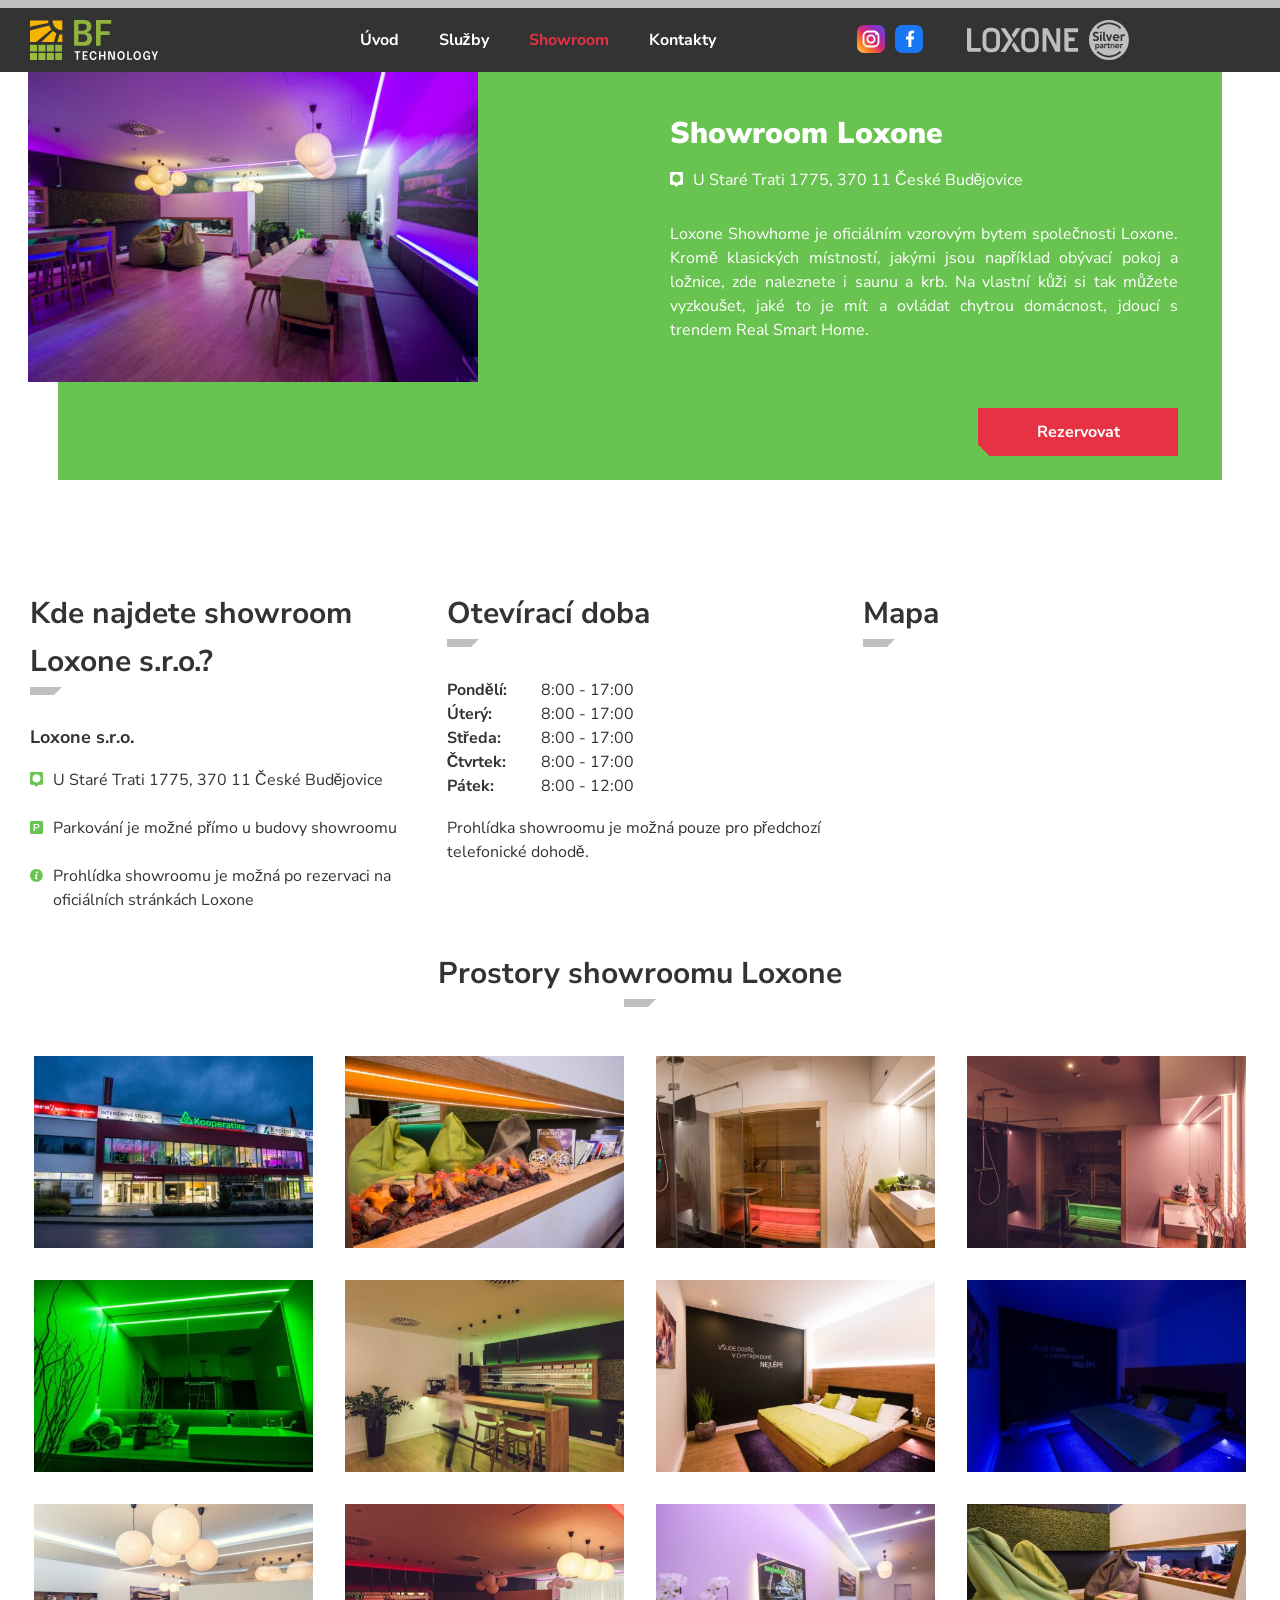
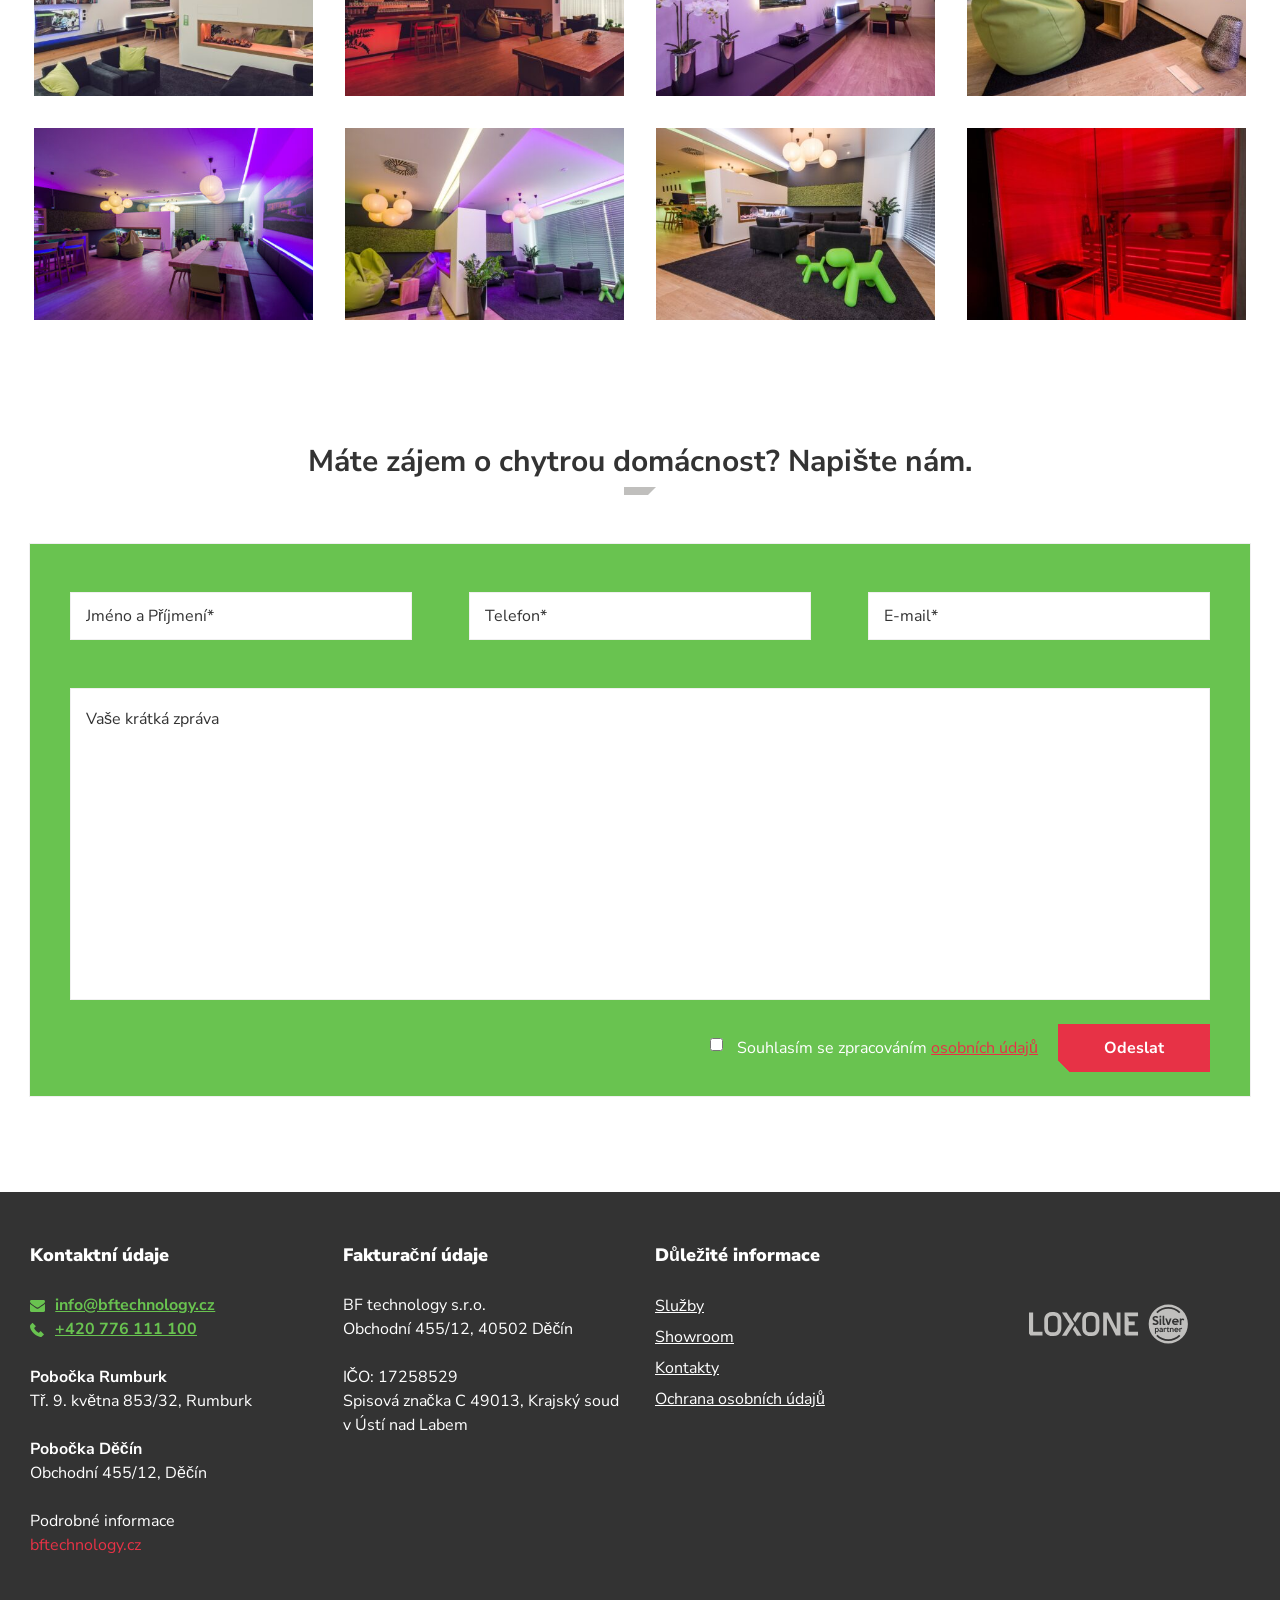
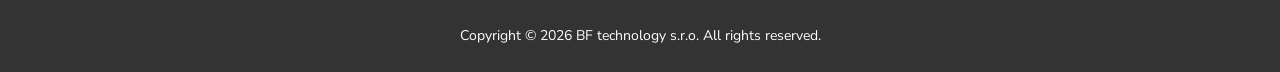
<file: showroom/index.html>
<!DOCTYPE html>
<html lang="cs">

<head>
	<meta charset="utf-8" />
    <!--[if IE]><meta http-equiv="X-UA-Compatible" content="IE=edge,chrome=1" /><![endif]-->
    <meta name="author" content="Brilo - https://www.brilo.cz" />
    <meta name="viewport" content="width=device-width, initial-scale=1, shrink-to-fit=no, viewport-fit=cover" />
	<meta name="format-detection" content="telephone=no" />

	<link rel="preconnect" href="https://www.youtube.com">
	<link rel="preconnect" href="https://i.ytimg.com">
	<link rel="preconnect" href="https://i9.ytimg.com">

	<title>Showroom chytré domácnosti Loxone | Automatizovany-Dum.cz</title>

    <!-- Fav icon stuff -->
    <link rel="apple-touch-icon" sizes="180x180" href="../www.automatizovany-dum.cz/wp-content/themes/loxone-theme/images/favicon/apple-icon-precomposed.png">
    <link rel="icon" type="image/png" sizes="32x32" href="../www.automatizovany-dum.cz/wp-content/themes/loxone-theme/images/favicon/favicon-32x32.png">
    <link rel="icon" type="image/png" sizes="16x16" href="../www.automatizovany-dum.cz/wp-content/themes/loxone-theme/images/favicon/favicon-16x16.png">
    <link rel="manifest" href="../www.automatizovany-dum.cz/wp-content/themes/loxone-theme/images/favicon/site.webmanifest">
    <link rel="shortcut icon" href="../www.automatizovany-dum.cz/wp-content/themes/loxone-theme/images/favicon/favicon.ico">
    <meta name="msapplication-TileColor" content="#ffffff">
    <meta name="msapplication-config" content="../www.automatizovany-dum.cz/wp-content/themes/loxone-theme/images/favicon/browserconfig.xml">
    <meta name="theme-color" content="#ffffff">

	<!-- Google Tag Manager -->
<script>(function(w,d,s,l,i){w[l]=w[l]||[];w[l].push({'gtm.start':
new Date().getTime(),event:'gtm.js'});var f=d.getElementsByTagName(s)[0],
j=d.createElement(s),dl=l!='dataLayer'?'&l='+l:'';j.async=true;j.src=
'https://www.googletagmanager.com/gtm.js?id='+i+dl;f.parentNode.insertBefore(j,f);
})(window,document,'script','dataLayer','GTM-5F2J7CG');</script>
<!-- End Google Tag Manager -->    <meta name="google-site-verification" content="sdjbz-ULO8WmhSguSqgaB0m-RW7iyYiE_q1IWEHBmTQ" />    <meta name='robots' content='index, follow, max-image-preview:large, max-snippet:-1, max-video-preview:-1' />
	<style>img:is([sizes="auto" i], [sizes^="auto," i]) { contain-intrinsic-size: 3000px 1500px }</style>
	
	<!-- This site is optimized with the Yoast SEO plugin v25.6 - https://yoast.com/wordpress/plugins/seo/ -->
	<meta name="description" content="Přijďte do našeho showroomu, kde najdete nejnovější produkty Loxone. Zažijte na vlastní kůži, jaké to je mít domácnost, která se postará za vás." />
	<link rel="canonical" href="../showroom/" />
	<meta property="og:locale" content="cs_CZ" />
	<meta property="og:type" content="article" />
	<meta property="og:title" content="Showroom chytré domácnosti Loxone | Automatizovany-Dum.cz" />
	<meta property="og:description" content="Přijďte do našeho showroomu, kde najdete nejnovější produkty Loxone. Zažijte na vlastní kůži, jaké to je mít domácnost, která se postará za vás." />
	<meta property="og:url" content="../showroom/" />
	<meta property="og:site_name" content="Automatizovany-Dum.cz" />
	<meta property="article:modified_time" content="2022-08-10T20:41:52+00:00" />
	<meta name="twitter:card" content="summary_large_image" />
	<!-- / Yoast SEO plugin. -->


<link rel='stylesheet' id='wp-block-library-css' href='../www.automatizovany-dum.cz/wp-includes/css/dist/block-library/style.min.css' type='text/css' media='all' />
<style id='safe-svg-svg-icon-style-inline-css' type='text/css'>
.safe-svg-cover{text-align:center}.safe-svg-cover .safe-svg-inside{display:inline-block;max-width:100%}.safe-svg-cover svg{fill:currentColor;height:100%;max-height:100%;max-width:100%;width:100%}

</style>
<style id='classic-theme-styles-inline-css' type='text/css'>
/*! This file is auto-generated */
.wp-block-button__link{color:#fff;background-color:#32373c;border-radius:9999px;box-shadow:none;text-decoration:none;padding:calc(.667em + 2px) calc(1.333em + 2px);font-size:1.125em}.wp-block-file__button{background:#32373c;color:#fff;text-decoration:none}
</style>
<style id='global-styles-inline-css' type='text/css'>
:root{--wp--preset--aspect-ratio--square: 1;--wp--preset--aspect-ratio--4-3: 4/3;--wp--preset--aspect-ratio--3-4: 3/4;--wp--preset--aspect-ratio--3-2: 3/2;--wp--preset--aspect-ratio--2-3: 2/3;--wp--preset--aspect-ratio--16-9: 16/9;--wp--preset--aspect-ratio--9-16: 9/16;--wp--preset--color--black: #000000;--wp--preset--color--cyan-bluish-gray: #abb8c3;--wp--preset--color--white: #ffffff;--wp--preset--color--pale-pink: #f78da7;--wp--preset--color--vivid-red: #cf2e2e;--wp--preset--color--luminous-vivid-orange: #ff6900;--wp--preset--color--luminous-vivid-amber: #fcb900;--wp--preset--color--light-green-cyan: #7bdcb5;--wp--preset--color--vivid-green-cyan: #00d084;--wp--preset--color--pale-cyan-blue: #8ed1fc;--wp--preset--color--vivid-cyan-blue: #0693e3;--wp--preset--color--vivid-purple: #9b51e0;--wp--preset--gradient--vivid-cyan-blue-to-vivid-purple: linear-gradient(135deg,rgba(6,147,227,1) 0%,rgb(155,81,224) 100%);--wp--preset--gradient--light-green-cyan-to-vivid-green-cyan: linear-gradient(135deg,rgb(122,220,180) 0%,rgb(0,208,130) 100%);--wp--preset--gradient--luminous-vivid-amber-to-luminous-vivid-orange: linear-gradient(135deg,rgba(252,185,0,1) 0%,rgba(255,105,0,1) 100%);--wp--preset--gradient--luminous-vivid-orange-to-vivid-red: linear-gradient(135deg,rgba(255,105,0,1) 0%,rgb(207,46,46) 100%);--wp--preset--gradient--very-light-gray-to-cyan-bluish-gray: linear-gradient(135deg,rgb(238,238,238) 0%,rgb(169,184,195) 100%);--wp--preset--gradient--cool-to-warm-spectrum: linear-gradient(135deg,rgb(74,234,220) 0%,rgb(151,120,209) 20%,rgb(207,42,186) 40%,rgb(238,44,130) 60%,rgb(251,105,98) 80%,rgb(254,248,76) 100%);--wp--preset--gradient--blush-light-purple: linear-gradient(135deg,rgb(255,206,236) 0%,rgb(152,150,240) 100%);--wp--preset--gradient--blush-bordeaux: linear-gradient(135deg,rgb(254,205,165) 0%,rgb(254,45,45) 50%,rgb(107,0,62) 100%);--wp--preset--gradient--luminous-dusk: linear-gradient(135deg,rgb(255,203,112) 0%,rgb(199,81,192) 50%,rgb(65,88,208) 100%);--wp--preset--gradient--pale-ocean: linear-gradient(135deg,rgb(255,245,203) 0%,rgb(182,227,212) 50%,rgb(51,167,181) 100%);--wp--preset--gradient--electric-grass: linear-gradient(135deg,rgb(202,248,128) 0%,rgb(113,206,126) 100%);--wp--preset--gradient--midnight: linear-gradient(135deg,rgb(2,3,129) 0%,rgb(40,116,252) 100%);--wp--preset--font-size--small: 13px;--wp--preset--font-size--medium: 20px;--wp--preset--font-size--large: 36px;--wp--preset--font-size--x-large: 42px;--wp--preset--spacing--20: 0.44rem;--wp--preset--spacing--30: 0.67rem;--wp--preset--spacing--40: 1rem;--wp--preset--spacing--50: 1.5rem;--wp--preset--spacing--60: 2.25rem;--wp--preset--spacing--70: 3.38rem;--wp--preset--spacing--80: 5.06rem;--wp--preset--shadow--natural: 6px 6px 9px rgba(0, 0, 0, 0.2);--wp--preset--shadow--deep: 12px 12px 50px rgba(0, 0, 0, 0.4);--wp--preset--shadow--sharp: 6px 6px 0px rgba(0, 0, 0, 0.2);--wp--preset--shadow--outlined: 6px 6px 0px -3px rgba(255, 255, 255, 1), 6px 6px rgba(0, 0, 0, 1);--wp--preset--shadow--crisp: 6px 6px 0px rgba(0, 0, 0, 1);}:where(.is-layout-flex){gap: 0.5em;}:where(.is-layout-grid){gap: 0.5em;}body .is-layout-flex{display: flex;}.is-layout-flex{flex-wrap: wrap;align-items: center;}.is-layout-flex > :is(*, div){margin: 0;}body .is-layout-grid{display: grid;}.is-layout-grid > :is(*, div){margin: 0;}:where(.wp-block-columns.is-layout-flex){gap: 2em;}:where(.wp-block-columns.is-layout-grid){gap: 2em;}:where(.wp-block-post-template.is-layout-flex){gap: 1.25em;}:where(.wp-block-post-template.is-layout-grid){gap: 1.25em;}.has-black-color{color: var(--wp--preset--color--black) !important;}.has-cyan-bluish-gray-color{color: var(--wp--preset--color--cyan-bluish-gray) !important;}.has-white-color{color: var(--wp--preset--color--white) !important;}.has-pale-pink-color{color: var(--wp--preset--color--pale-pink) !important;}.has-vivid-red-color{color: var(--wp--preset--color--vivid-red) !important;}.has-luminous-vivid-orange-color{color: var(--wp--preset--color--luminous-vivid-orange) !important;}.has-luminous-vivid-amber-color{color: var(--wp--preset--color--luminous-vivid-amber) !important;}.has-light-green-cyan-color{color: var(--wp--preset--color--light-green-cyan) !important;}.has-vivid-green-cyan-color{color: var(--wp--preset--color--vivid-green-cyan) !important;}.has-pale-cyan-blue-color{color: var(--wp--preset--color--pale-cyan-blue) !important;}.has-vivid-cyan-blue-color{color: var(--wp--preset--color--vivid-cyan-blue) !important;}.has-vivid-purple-color{color: var(--wp--preset--color--vivid-purple) !important;}.has-black-background-color{background-color: var(--wp--preset--color--black) !important;}.has-cyan-bluish-gray-background-color{background-color: var(--wp--preset--color--cyan-bluish-gray) !important;}.has-white-background-color{background-color: var(--wp--preset--color--white) !important;}.has-pale-pink-background-color{background-color: var(--wp--preset--color--pale-pink) !important;}.has-vivid-red-background-color{background-color: var(--wp--preset--color--vivid-red) !important;}.has-luminous-vivid-orange-background-color{background-color: var(--wp--preset--color--luminous-vivid-orange) !important;}.has-luminous-vivid-amber-background-color{background-color: var(--wp--preset--color--luminous-vivid-amber) !important;}.has-light-green-cyan-background-color{background-color: var(--wp--preset--color--light-green-cyan) !important;}.has-vivid-green-cyan-background-color{background-color: var(--wp--preset--color--vivid-green-cyan) !important;}.has-pale-cyan-blue-background-color{background-color: var(--wp--preset--color--pale-cyan-blue) !important;}.has-vivid-cyan-blue-background-color{background-color: var(--wp--preset--color--vivid-cyan-blue) !important;}.has-vivid-purple-background-color{background-color: var(--wp--preset--color--vivid-purple) !important;}.has-black-border-color{border-color: var(--wp--preset--color--black) !important;}.has-cyan-bluish-gray-border-color{border-color: var(--wp--preset--color--cyan-bluish-gray) !important;}.has-white-border-color{border-color: var(--wp--preset--color--white) !important;}.has-pale-pink-border-color{border-color: var(--wp--preset--color--pale-pink) !important;}.has-vivid-red-border-color{border-color: var(--wp--preset--color--vivid-red) !important;}.has-luminous-vivid-orange-border-color{border-color: var(--wp--preset--color--luminous-vivid-orange) !important;}.has-luminous-vivid-amber-border-color{border-color: var(--wp--preset--color--luminous-vivid-amber) !important;}.has-light-green-cyan-border-color{border-color: var(--wp--preset--color--light-green-cyan) !important;}.has-vivid-green-cyan-border-color{border-color: var(--wp--preset--color--vivid-green-cyan) !important;}.has-pale-cyan-blue-border-color{border-color: var(--wp--preset--color--pale-cyan-blue) !important;}.has-vivid-cyan-blue-border-color{border-color: var(--wp--preset--color--vivid-cyan-blue) !important;}.has-vivid-purple-border-color{border-color: var(--wp--preset--color--vivid-purple) !important;}.has-vivid-cyan-blue-to-vivid-purple-gradient-background{background: var(--wp--preset--gradient--vivid-cyan-blue-to-vivid-purple) !important;}.has-light-green-cyan-to-vivid-green-cyan-gradient-background{background: var(--wp--preset--gradient--light-green-cyan-to-vivid-green-cyan) !important;}.has-luminous-vivid-amber-to-luminous-vivid-orange-gradient-background{background: var(--wp--preset--gradient--luminous-vivid-amber-to-luminous-vivid-orange) !important;}.has-luminous-vivid-orange-to-vivid-red-gradient-background{background: var(--wp--preset--gradient--luminous-vivid-orange-to-vivid-red) !important;}.has-very-light-gray-to-cyan-bluish-gray-gradient-background{background: var(--wp--preset--gradient--very-light-gray-to-cyan-bluish-gray) !important;}.has-cool-to-warm-spectrum-gradient-background{background: var(--wp--preset--gradient--cool-to-warm-spectrum) !important;}.has-blush-light-purple-gradient-background{background: var(--wp--preset--gradient--blush-light-purple) !important;}.has-blush-bordeaux-gradient-background{background: var(--wp--preset--gradient--blush-bordeaux) !important;}.has-luminous-dusk-gradient-background{background: var(--wp--preset--gradient--luminous-dusk) !important;}.has-pale-ocean-gradient-background{background: var(--wp--preset--gradient--pale-ocean) !important;}.has-electric-grass-gradient-background{background: var(--wp--preset--gradient--electric-grass) !important;}.has-midnight-gradient-background{background: var(--wp--preset--gradient--midnight) !important;}.has-small-font-size{font-size: var(--wp--preset--font-size--small) !important;}.has-medium-font-size{font-size: var(--wp--preset--font-size--medium) !important;}.has-large-font-size{font-size: var(--wp--preset--font-size--large) !important;}.has-x-large-font-size{font-size: var(--wp--preset--font-size--x-large) !important;}
:where(.wp-block-post-template.is-layout-flex){gap: 1.25em;}:where(.wp-block-post-template.is-layout-grid){gap: 1.25em;}
:where(.wp-block-columns.is-layout-flex){gap: 2em;}:where(.wp-block-columns.is-layout-grid){gap: 2em;}
:root :where(.wp-block-pullquote){font-size: 1.5em;line-height: 1.6;}
</style>
<link rel='stylesheet' id='kt-bt-style-css' href='../www.automatizovany-dum.cz/wp-content/themes/loxone-theme/style.css' type='text/css' media='all' />
<link rel='stylesheet' id='kt-bt-font-open-sans-css' href='../fonts.googleapis.com/nunito-sans.css' type='text/css' media='all' />
<link rel='stylesheet' id='fancybox-style-css' href='../cdn.jsdelivr.net/gh/fancyapps/fancybox@3.5.2/dist/jquery.fancybox.min.css' type='text/css' media='all' />


</head>
<body class="silver-partner page-template page-template-pages page-template-page-showroom page-template-pagespage-showroom-php page page-id-8">

	<!-- Google Tag Manager (noscript) -->
<noscript><iframe src="https://www.googletagmanager.com/ns.html?id=GTM-5F2J7CG"
height="0" width="0" style="display:none;visibility:hidden"></iframe></noscript>
<!-- End Google Tag Manager (noscript) -->	<div class="partner-divider"></div>
<header class="header-main">
    <div class="container">

        <a class="partner-brand" href="../">
                            <img src="../assets/logo/bf-technology.svg" alt="Automatizovany-Dum.cz" draggable="false" />
                <noscript><img src="../assets/logo/bf-technology.svg" alt="Automatizovany-Dum.cz" draggable="false" /></noscript>
                                </a>



        <nav class="nav-main">
            <ul>
                <li id="menu-item-43" class="menu-item menu-item-type-post_type menu-item-object-page menu-item-home menu-item-43"><a href="../">Úvod</a></li>
<li id="menu-item-46" class="menu-item menu-item-type-post_type menu-item-object-page menu-item-46"><a href="../sluzby/">Služby</a></li>
<li id="menu-item-45" class="menu-item menu-item-type-post_type menu-item-object-page current-menu-item page_item page-item-8 current_page_item menu-item-45"><a href="../showroom/" aria-current="page">Showroom</a></li>
<li id="menu-item-44" class="menu-item menu-item-type-post_type menu-item-object-page menu-item-44"><a href="../kontakty/">Kontakty</a></li>

                                                    
                                                    <li class="header-brand-mobile-silver">
                        <a href="../"><img src="[data-uri]" data-src="../www.automatizovany-dum.cz/wp-content/themes/loxone-theme/images/ico/silver.svg" alt="Loxone silver partner" draggable="false" /></a>
                        <noscript><img src="../www.automatizovany-dum.cz/wp-content/themes/loxone-theme/images/ico/silver.svg" alt="Loxone silver partner" draggable="false" /></noscript>
                    </li>
                                                            </ul>
        </nav>

        
        
                    <div class="header-social" style="display:inline-flex; gap:10px; vertical-align:middle; margin-right:14px;"><a href="https://www.instagram.com/bftechnology_sro/" target="_blank" rel="noopener" aria-label="Instagram" style="display:inline-block; line-height:0;"><svg width="28" height="28" viewBox="0 0 28 28" xmlns="http://www.w3.org/2000/svg"><defs><linearGradient id="igg" x1="0%" y1="100%" x2="100%" y2="0%"><stop offset="0%" stop-color="#feda75"/><stop offset="25%" stop-color="#fa7e1e"/><stop offset="50%" stop-color="#d62976"/><stop offset="75%" stop-color="#962fbf"/><stop offset="100%" stop-color="#4f5bd5"/></linearGradient></defs><rect width="28" height="28" rx="7" fill="url(#igg)"/><rect x="6.5" y="6.5" width="15" height="15" rx="4.5" fill="none" stroke="#fff" stroke-width="1.8"/><circle cx="14" cy="14" r="3.6" fill="none" stroke="#fff" stroke-width="1.8"/><circle cx="19" cy="9" r="1.1" fill="#fff"/></svg></a><a href="https://www.facebook.com/BFtechnologyCZ/" target="_blank" rel="noopener" aria-label="Facebook" style="display:inline-block; line-height:0;"><svg width="28" height="28" viewBox="0 0 28 28" xmlns="http://www.w3.org/2000/svg"><rect width="28" height="28" rx="7" fill="#1877F2"/><path d="M16.4 14.5h2.3l.4-2.9h-2.7v-1.9c0-.8.2-1.4 1.4-1.4h1.4V5.7c-.3 0-1.2-.1-2.2-.1-2.2 0-3.6 1.3-3.6 3.7v2.3H11v2.9h2.4V22h3z" fill="#fff"/></svg></a></div>
                    <a class="header-brand-silver" href="../">
                <img src="[data-uri]" data-src="../www.automatizovany-dum.cz/wp-content/themes/loxone-theme/images/ico/silver.svg" alt="Loxone silver partner" draggable="false" />
            </a>
            <noscript><img src="../www.automatizovany-dum.cz/wp-content/themes/loxone-theme/images/ico/silver.svg" alt="Loxone silver partner" draggable="false" /></noscript>
        
                <!-- @@include('header-search-form.html') -->

        <!-- @@include('header-language-switcher.html') -->

        <div class="header-nav-button">
            menu
            <span></span>
            <span></span>
            <span></span>
            <span></span>
        </div>
    </div>
    <div class="header-mask"></div>
</header>
	<main>

		<div id="projectNotices" class="container">
	</div><div class="pt-xl-3">
    
<div class="mb-3 mb-lg-4">
    <div class="showroom-section">
        <div class="container">
            <div class="showroom-box row">
                                    <div class="showroom-image col-lg-6">
                        <a href="../showroom/">
                            <img src="[data-uri]" data-src="../www.automatizovany-dum.cz/wp-content/uploads/2022/02/Showhome-Loxone-cb-obyvaci-mistnost-modra-450x340.jpg" alt="Showroom Loxone" draggable="false">
                            <noscript><img src="../www.automatizovany-dum.cz/wp-content/uploads/2022/02/Showhome-Loxone-cb-obyvaci-mistnost-modra-450x340.jpg" alt="Showroom Loxone" draggable="false" /></noscript>
                        </a>
                    </div>
                                <div class="showroom-text col-lg-6">
                    <header>
                                                    <h1 class="base-subheading no-element">
                                <a href="../showroom/">Showroom Loxone</a>
                            </h1>
                                                <div class="showroom-description">
                                                            <span class="showroom-address">
                                    <img src="[data-uri]" data-src="../www.automatizovany-dum.cz/wp-content/themes/loxone-theme/images/ico/position.svg" alt="Ikona pinu" draggable="false">U Staré Trati 1775, 370 11 České Budějovice                                </span>
                                                                                        <p class="small-text">
                                    Loxone Showhome je oficiálním vzorovým bytem společnosti Loxone. Kromě klasických místností, jakými jsou například obývací pokoj a ložnice, zde naleznete i saunu a krb. Na vlastní kůži si tak můžete vyzkoušet, jaké to je mít a ovládat chytrou domácnost, jdoucí s trendem Real Smart Home.                                </p>
                                                    </div>
                    </header>
                                            <div class="showroom-button">
                            <a class="btn scrollTo" href="#contact-form"><span>Rezervovat</span></a>
                        </div>
                                    </div>
            </div>
        </div>
    </div>
</div>
</div>


<div class="showroom-contact">
    <div class="container">
        <div class="row">
                        <div class="showroom-contact-item col-12 col-lg-4">
                                    <h3 class="base-subheading">Kde najdete showroom Loxone s.r.o.?</h3>
                
                                    <span class="company-name">Loxone s.r.o.</span>
                                                    <div class="company-info">
                                                    <span class="position-item"><img src="[data-uri]" data-src="../www.automatizovany-dum.cz/wp-content/themes/loxone-theme/images/ico/position-green.svg" alt="Ikona pinu" draggable="false">U Staré Trati 1775, 370 11 České Budějovice</span>
                                                                            <span class="parking-item"><img src="[data-uri]" data-src="../www.automatizovany-dum.cz/wp-content/themes/loxone-theme/images/ico/parking.svg" alt="Ikona parkování" draggable="false">Parkování je možné přímo u budovy showroomu</span>
                                                                            <span class="info-item"><img src="[data-uri]" data-src="../www.automatizovany-dum.cz/wp-content/themes/loxone-theme/images/ico/info.svg" alt="Ikona info" draggable="false">Prohlídka showroomu je možná po rezervaci na oficiálních stránkách Loxone</span>
                                            </div>
                            </div>
                                        <div class="showroom-contact-item col-12 col-lg-4">
                                            <h3 class="base-subheading">Otevírací doba</h3>
                                                                <div class="showroom-open-hours">
                                                            <div>
                                    <span>Pondělí:</span>
                                    <span>8:00 - 17:00</span>
                                </div>
                            
                                                            <div>
                                    <span>Úterý:</span>
                                    <span>8:00 - 17:00</span>
                                </div>
                            
                                                            <div>
                                    <span>Středa:</span>
                                    <span>8:00 - 17:00</span>
                                </div>
                            
                                                            <div>
                                    <span>Čtvrtek:</span>
                                    <span>8:00 - 17:00</span>
                                </div>
                            
                                                            <div>
                                    <span>Pátek:</span>
                                    <span>8:00 - 12:00</span>
                                </div>
                            
                            
                                                        <br /><span>Prohlídka showroomu je možná pouze pro předchozí telefonické dohodě.</span>
                        </div>
                                    </div>
            
                            <div class="showroom-contact-item col-12 col-lg-4">
                                            <h3 class="base-subheading">Mapa</h3>
                                                            <div class="showroom-map">
                        <iframe src="https://www.google.com/maps/embed?pb=!1m14!1m8!1m3!1d2617.8976475890527!2d14.4550767!3d48.9935052!3m2!1i1024!2i768!4f13.1!3m3!1m2!1s0x47734e2f5393e695%3A0x77c7379b91019056!2sLoxone%20s.r.o.!5e0!3m2!1scs!2scz!4v1590076684286!5m2!1scs!2scz" width="600" height="450" frameborder="0" style="border:0;" allowfullscreen="" aria-hidden="false" tabindex="0"></iframe>                    </div>
                                    </div>
                    </div>
    </div>
</div>
    <section class="heading-perex-section base-section ">
        <div class="container pt-0 pb-1">
            <header>
                <h2 class="base-subheading">
                    Prostory showroomu Loxone                </h2>
            </header>
        </div>
    </section>

        <div class="gallery-section">
            <div class="container">
                <div class="gallery gallery-columns-4">
                                            <div class="gallery-item">
                            <div class="gallery-icon">
                                <a href="../www.automatizovany-dum.cz/wp-content/uploads/2022/02/Showhome-Loxone-cb-budova.jpg" data-fancybox="I">
                                    <img src="[data-uri]" data-src="../www.automatizovany-dum.cz/wp-content/uploads/2022/02/Showhome-Loxone-cb-budova-450x340.jpg" alt="Obrázek galerie Showroom">
                                    <noscript><img src="[data-uri]" data-src="../www.automatizovany-dum.cz/wp-content/uploads/2022/02/Showhome-Loxone-cb-budova-450x340.jpg" alt="Obrázek galerie Showroom" draggable="false" /></noscript>
                                </a>
                            </div>
                        </div>
                                            <div class="gallery-item">
                            <div class="gallery-icon">
                                <a href="../www.automatizovany-dum.cz/wp-content/uploads/2022/02/Showhome-Loxone-cb-inteligentni-krb.jpg" data-fancybox="I">
                                    <img src="[data-uri]" data-src="../www.automatizovany-dum.cz/wp-content/uploads/2022/02/Showhome-Loxone-cb-inteligentni-krb-450x340.jpg" alt="Obrázek galerie Showroom">
                                    <noscript><img src="[data-uri]" data-src="../www.automatizovany-dum.cz/wp-content/uploads/2022/02/Showhome-Loxone-cb-inteligentni-krb-450x340.jpg" alt="Obrázek galerie Showroom" draggable="false" /></noscript>
                                </a>
                            </div>
                        </div>
                                            <div class="gallery-item">
                            <div class="gallery-icon">
                                <a href="../www.automatizovany-dum.cz/wp-content/uploads/2022/02/Showhome-Loxone-cb-koupelna-se-saunou.jpg" data-fancybox="I">
                                    <img src="[data-uri]" data-src="../www.automatizovany-dum.cz/wp-content/uploads/2022/02/Showhome-Loxone-cb-koupelna-se-saunou-450x340.jpg" alt="Obrázek galerie Showroom">
                                    <noscript><img src="[data-uri]" data-src="../www.automatizovany-dum.cz/wp-content/uploads/2022/02/Showhome-Loxone-cb-koupelna-se-saunou-450x340.jpg" alt="Obrázek galerie Showroom" draggable="false" /></noscript>
                                </a>
                            </div>
                        </div>
                                            <div class="gallery-item">
                            <div class="gallery-icon">
                                <a href="../www.automatizovany-dum.cz/wp-content/uploads/2022/02/Showhome-Loxone-cb-koupelna-se-saunou-cervena.jpg" data-fancybox="I">
                                    <img src="[data-uri]" data-src="../www.automatizovany-dum.cz/wp-content/uploads/2022/02/Showhome-Loxone-cb-koupelna-se-saunou-cervena-450x340.jpg" alt="Obrázek galerie Showroom">
                                    <noscript><img src="[data-uri]" data-src="../www.automatizovany-dum.cz/wp-content/uploads/2022/02/Showhome-Loxone-cb-koupelna-se-saunou-cervena-450x340.jpg" alt="Obrázek galerie Showroom" draggable="false" /></noscript>
                                </a>
                            </div>
                        </div>
                                            <div class="gallery-item">
                            <div class="gallery-icon">
                                <a href="../www.automatizovany-dum.cz/wp-content/uploads/2022/02/Showhome-Loxone-cb-koupelna-zelena.jpg" data-fancybox="I">
                                    <img src="[data-uri]" data-src="../www.automatizovany-dum.cz/wp-content/uploads/2022/02/Showhome-Loxone-cb-koupelna-zelena-450x340.jpg" alt="Obrázek galerie Showroom">
                                    <noscript><img src="[data-uri]" data-src="../www.automatizovany-dum.cz/wp-content/uploads/2022/02/Showhome-Loxone-cb-koupelna-zelena-450x340.jpg" alt="Obrázek galerie Showroom" draggable="false" /></noscript>
                                </a>
                            </div>
                        </div>
                                            <div class="gallery-item">
                            <div class="gallery-icon">
                                <a href="../www.automatizovany-dum.cz/wp-content/uploads/2022/02/Showhome-Loxone-cb-kuchyn-zelena.jpg" data-fancybox="I">
                                    <img src="[data-uri]" data-src="../www.automatizovany-dum.cz/wp-content/uploads/2022/02/Showhome-Loxone-cb-kuchyn-zelena-450x340.jpg" alt="Obrázek galerie Showroom">
                                    <noscript><img src="[data-uri]" data-src="../www.automatizovany-dum.cz/wp-content/uploads/2022/02/Showhome-Loxone-cb-kuchyn-zelena-450x340.jpg" alt="Obrázek galerie Showroom" draggable="false" /></noscript>
                                </a>
                            </div>
                        </div>
                                            <div class="gallery-item">
                            <div class="gallery-icon">
                                <a href="../www.automatizovany-dum.cz/wp-content/uploads/2022/02/Showhome-Loxone-cb-loznice-bila.jpg" data-fancybox="I">
                                    <img src="[data-uri]" data-src="../www.automatizovany-dum.cz/wp-content/uploads/2022/02/Showhome-Loxone-cb-loznice-bila-450x340.jpg" alt="Obrázek galerie Showroom">
                                    <noscript><img src="[data-uri]" data-src="../www.automatizovany-dum.cz/wp-content/uploads/2022/02/Showhome-Loxone-cb-loznice-bila-450x340.jpg" alt="Obrázek galerie Showroom" draggable="false" /></noscript>
                                </a>
                            </div>
                        </div>
                                            <div class="gallery-item">
                            <div class="gallery-icon">
                                <a href="../www.automatizovany-dum.cz/wp-content/uploads/2022/02/Showhome-Loxone-cb-loznice-modra.jpg" data-fancybox="I">
                                    <img src="[data-uri]" data-src="../www.automatizovany-dum.cz/wp-content/uploads/2022/02/Showhome-Loxone-cb-loznice-modra-450x340.jpg" alt="Obrázek galerie Showroom">
                                    <noscript><img src="[data-uri]" data-src="../www.automatizovany-dum.cz/wp-content/uploads/2022/02/Showhome-Loxone-cb-loznice-modra-450x340.jpg" alt="Obrázek galerie Showroom" draggable="false" /></noscript>
                                </a>
                            </div>
                        </div>
                                            <div class="gallery-item">
                            <div class="gallery-icon">
                                <a href="../www.automatizovany-dum.cz/wp-content/uploads/2022/02/Showhome-Loxone-cb-obyvaci-mistnost-bila.jpg" data-fancybox="I">
                                    <img src="[data-uri]" data-src="../www.automatizovany-dum.cz/wp-content/uploads/2022/02/Showhome-Loxone-cb-obyvaci-mistnost-bila-450x340.jpg" alt="Obrázek galerie Showroom">
                                    <noscript><img src="[data-uri]" data-src="../www.automatizovany-dum.cz/wp-content/uploads/2022/02/Showhome-Loxone-cb-obyvaci-mistnost-bila-450x340.jpg" alt="Obrázek galerie Showroom" draggable="false" /></noscript>
                                </a>
                            </div>
                        </div>
                                            <div class="gallery-item">
                            <div class="gallery-icon">
                                <a href="../www.automatizovany-dum.cz/wp-content/uploads/2022/02/Showhome-Loxone-cb-obyvaci-mistnost-cervena.jpg" data-fancybox="I">
                                    <img src="[data-uri]" data-src="../www.automatizovany-dum.cz/wp-content/uploads/2022/02/Showhome-Loxone-cb-obyvaci-mistnost-cervena-450x340.jpg" alt="Obrázek galerie Showroom">
                                    <noscript><img src="[data-uri]" data-src="../www.automatizovany-dum.cz/wp-content/uploads/2022/02/Showhome-Loxone-cb-obyvaci-mistnost-cervena-450x340.jpg" alt="Obrázek galerie Showroom" draggable="false" /></noscript>
                                </a>
                            </div>
                        </div>
                                            <div class="gallery-item">
                            <div class="gallery-icon">
                                <a href="../www.automatizovany-dum.cz/wp-content/uploads/2022/02/Showhome-Loxone-cb-obyvaci-mistnost-detail.jpg" data-fancybox="I">
                                    <img src="[data-uri]" data-src="../www.automatizovany-dum.cz/wp-content/uploads/2022/02/Showhome-Loxone-cb-obyvaci-mistnost-detail-450x340.jpg" alt="Obrázek galerie Showroom">
                                    <noscript><img src="[data-uri]" data-src="../www.automatizovany-dum.cz/wp-content/uploads/2022/02/Showhome-Loxone-cb-obyvaci-mistnost-detail-450x340.jpg" alt="Obrázek galerie Showroom" draggable="false" /></noscript>
                                </a>
                            </div>
                        </div>
                                            <div class="gallery-item">
                            <div class="gallery-icon">
                                <a href="../www.automatizovany-dum.cz/wp-content/uploads/2022/02/Showhome-Loxone-cb-obyvaci-mistnost-inteligentni-krb.jpg" data-fancybox="I">
                                    <img src="[data-uri]" data-src="../www.automatizovany-dum.cz/wp-content/uploads/2022/02/Showhome-Loxone-cb-obyvaci-mistnost-inteligentni-krb-450x340.jpg" alt="Obrázek galerie Showroom">
                                    <noscript><img src="[data-uri]" data-src="../www.automatizovany-dum.cz/wp-content/uploads/2022/02/Showhome-Loxone-cb-obyvaci-mistnost-inteligentni-krb-450x340.jpg" alt="Obrázek galerie Showroom" draggable="false" /></noscript>
                                </a>
                            </div>
                        </div>
                                            <div class="gallery-item">
                            <div class="gallery-icon">
                                <a href="../www.automatizovany-dum.cz/wp-content/uploads/2022/02/Showhome-Loxone-cb-obyvaci-mistnost-modra.jpg" data-fancybox="I">
                                    <img src="[data-uri]" data-src="../www.automatizovany-dum.cz/wp-content/uploads/2022/02/Showhome-Loxone-cb-obyvaci-mistnost-modra-450x340.jpg" alt="Obrázek galerie Showroom">
                                    <noscript><img src="[data-uri]" data-src="../www.automatizovany-dum.cz/wp-content/uploads/2022/02/Showhome-Loxone-cb-obyvaci-mistnost-modra-450x340.jpg" alt="Obrázek galerie Showroom" draggable="false" /></noscript>
                                </a>
                            </div>
                        </div>
                                            <div class="gallery-item">
                            <div class="gallery-icon">
                                <a href="../www.automatizovany-dum.cz/wp-content/uploads/2022/02/Showhome-Loxone-cb-obyvaci-mistnost-s-inteligentnim-krbem.jpg" data-fancybox="I">
                                    <img src="[data-uri]" data-src="../www.automatizovany-dum.cz/wp-content/uploads/2022/02/Showhome-Loxone-cb-obyvaci-mistnost-s-inteligentnim-krbem-450x340.jpg" alt="Obrázek galerie Showroom">
                                    <noscript><img src="[data-uri]" data-src="../www.automatizovany-dum.cz/wp-content/uploads/2022/02/Showhome-Loxone-cb-obyvaci-mistnost-s-inteligentnim-krbem-450x340.jpg" alt="Obrázek galerie Showroom" draggable="false" /></noscript>
                                </a>
                            </div>
                        </div>
                                            <div class="gallery-item">
                            <div class="gallery-icon">
                                <a href="../www.automatizovany-dum.cz/wp-content/uploads/2022/02/Showhome-Loxone-cb-obyvaci-mistnost-s-pohovkou.jpg" data-fancybox="I">
                                    <img src="[data-uri]" data-src="../www.automatizovany-dum.cz/wp-content/uploads/2022/02/Showhome-Loxone-cb-obyvaci-mistnost-s-pohovkou-450x340.jpg" alt="Obrázek galerie Showroom">
                                    <noscript><img src="[data-uri]" data-src="../www.automatizovany-dum.cz/wp-content/uploads/2022/02/Showhome-Loxone-cb-obyvaci-mistnost-s-pohovkou-450x340.jpg" alt="Obrázek galerie Showroom" draggable="false" /></noscript>
                                </a>
                            </div>
                        </div>
                                            <div class="gallery-item">
                            <div class="gallery-icon">
                                <a href="../www.automatizovany-dum.cz/wp-content/uploads/2022/02/Showhome-Loxone-cb-sauna-detail.jpg" data-fancybox="I">
                                    <img src="[data-uri]" data-src="../www.automatizovany-dum.cz/wp-content/uploads/2022/02/Showhome-Loxone-cb-sauna-detail-450x340.jpg" alt="Obrázek galerie Showroom">
                                    <noscript><img src="[data-uri]" data-src="../www.automatizovany-dum.cz/wp-content/uploads/2022/02/Showhome-Loxone-cb-sauna-detail-450x340.jpg" alt="Obrázek galerie Showroom" draggable="false" /></noscript>
                                </a>
                            </div>
                        </div>
                                    </div>
            </div>
        </div>
<section class="heading-perex-section base-section " id="contact-form">
    <div class="container pb-1 pt-0 pt-lg-3">
                    <header>
                <h2 class="base-subheading">Máte zájem o chytrou domácnost? Napište nám.</h2>
            </header>
            </div>
</section>

<div class="container">
    

<form method="post" action="https://api.web3forms.com/submit" id="kt-contact-form" data-validate="jquery"  class="contact-form">
      <input type="hidden" name="access_key" value="a63b4315-115d-4301-ad9e-1a60fd44b860">
      <input type="hidden" name="subject" value="Rezervace showroom — Automatizovaný dům">
      <input type="hidden" name="from_name" value="Automatizovaný dům">
      <input type="checkbox" name="botcheck" tabindex="-1" autocomplete="off" style="position:absolute;left:-9999px;" aria-hidden="true">
  <div class="contact-form-top">
	<div>
		<input type="text" name="name"  id="kt-contact-form-name" placeholder="Jméno a Příjmení*" maxlength="30" required data-validators="[{&quot;condition&quot;:&quot;required&quot;,&quot;msg&quot;:&quot;Jm\u00e9no a p\u0159\u00edjmen\u00ed je povinn\u00e1 polo\u017eka&quot;,&quot;params&quot;:null},{&quot;condition&quot;:&quot;maxLength&quot;,&quot;msg&quot;:&quot;Jm\u00e9no m\u016f\u017ee m\u00edt maxim\u00e1ln\u011b 30 znak\u016f&quot;,&quot;params&quot;:30},{&quot;condition&quot;:&quot;required&quot;,&quot;msg&quot;:&quot;Jm\u00e9no a p\u0159\u00edjmen\u00ed je povinn\u00e1 polo\u017eka&quot;,&quot;params&quot;:null}]" class="kt-field " value="" />	</div>

	<div>
		<input type="text" name="phone"  id="kt-contact-form-phone" placeholder="Telefon*" maxlength="30" required data-validators="[{&quot;condition&quot;:&quot;maxLength&quot;,&quot;msg&quot;:&quot;Telefonn\u00ed \u010d\u00edslo m\u016f\u017ee m\u00edt maxim\u00e1ln\u011b 30 znak\u016f&quot;,&quot;params&quot;:30},{&quot;condition&quot;:&quot;required&quot;,&quot;msg&quot;:&quot;Telefon je povinn\u00e1 polo\u017eka&quot;,&quot;params&quot;:null},{&quot;condition&quot;:&quot;regular&quot;,&quot;msg&quot;:&quot;Neplatn\u00e9 telefonn\u00ed \u010d\u00edslo&quot;,&quot;params&quot;:&quot;^((\\+|0)(420|421) ?)?[1-9][0-9]{2} ?[0-9]{3} ?[0-9]{3}$&quot;},{&quot;condition&quot;:&quot;required&quot;,&quot;msg&quot;:&quot;Telefon je povinn\u00e1 polo\u017eka&quot;,&quot;params&quot;:null}]" class="kt-field " value="" />	</div>

	<div>
		<input type="text" name="email"  id="kt-contact-form-email" placeholder="E-mail*" maxlength="100" required data-validators="[{&quot;condition&quot;:&quot;email&quot;,&quot;msg&quot;:&quot;Chybn\u00fd tvar e-mailov\u00e9 adresy&quot;,&quot;params&quot;:null},{&quot;condition&quot;:&quot;maxLength&quot;,&quot;msg&quot;:&quot;E-mail m\u016f\u017ee m\u00edt maxim\u00e1ln\u011b 100 znak\u016f&quot;,&quot;params&quot;:100},{&quot;condition&quot;:&quot;required&quot;,&quot;msg&quot;:&quot;E-mail je povinn\u00e1 polo\u017eka&quot;,&quot;params&quot;:null}]" class="kt-field " value="" />	</div>
</div>

<textarea name="message"  id="kt-contact-form-message" placeholder="Vaše krátká zpráva" maxlength="1000" data-validators="[{&quot;condition&quot;:&quot;maxLength&quot;,&quot;msg&quot;:&quot;Zpr\u00e1va m\u016f\u017ee m\u00edt maxim\u00e1ln\u011b 1000 znak\u016f&quot;,&quot;params&quot;:1000}]" class="kt-field "></textarea>
<div class="contact-form-bottom">
	<span class="consent-notice">
        <span class="input-wrap"><input type="checkbox" name="gdpr_consent" id="kt-contact-form-agreement-0" required data-validators="[{&quot;condition&quot;:&quot;required&quot;,&quot;msg&quot;:&quot;Je nutn\u00e9 ud\u011blit souhlas ke zpracov\u00e1n\u00ed osobn\u00edch \u00fadaj\u016f&quot;,&quot;params&quot;:null},{&quot;condition&quot;:&quot;required&quot;,&quot;msg&quot;:&quot;Souhlas se zpracov\u00e1n\u00edm \u00fadaj\u016f mus\u00ed b\u00fdt potvrzen&quot;,&quot;params&quot;:null}]" class="checkbox-gdpr kt-field " value="0" > <span class="desc-checkbox-kt-contact-form-agreement-0"><label for="kt-contact-form-agreement-0">Souhlasím se zpracováním  <span class="privacy-policy-link"><a href="../ochrana-osobnich-udaju/" title="Ochrana osobních údajů" target="_blank">osobních údajů</a></span></label></span> </span>    </span>

	<button type="submit" class="btn submitButton"><span>Odeslat</span></button>
</div>

<div class="d-none">
	<label for="kt-contact-form-favourite">Kontrola:</label><input type="text" name="kt-contact-form[kt-contact-form-favourite]"  id="kt-contact-form-favourite" placeholder="Nevyplňujte pokud jste člověk" maxlength="30" class="hidden kt-field " value="" />    <input type="text" name="kt-contact-form[kt-honey]"  id="kt-honey" class="js-honey hidden kt-field " value="" />	<input type="hidden" id="kt-contact-form-nonce" name="kt-contact-form-nonce" value="fcb75d0dbe" /><input type="hidden" name="_wp_http_referer" value="../showroom/" /></div>

</form>
</div>

</main>

<footer class="footer-main">
		<div class="footer-top">
		<div class="container">
			<div class="row">
				<div class="footer-block col-sm-6 col-md-4 col-lg-3">

					<h2 class="article-heading">Kontaktní údaje</h2>

					<div class="entry-content">

                                                    <p class="footer-contact-green">
                                                                    <img src="[data-uri]" data-src="../www.automatizovany-dum.cz/wp-content/themes/loxone-theme/images/ico/mail.svg" alt="Ikona mailu" draggable="false"><a href="mailto:info@bftechnology.cz">info@bftechnology.cz</a><br>
                                                                                                    <img src="[data-uri]" data-src="../www.automatizovany-dum.cz/wp-content/themes/loxone-theme/images/ico/phone.svg" alt="Ikona telefonu" draggable="false"><a class="d-sm-none" href="tel:+420776111100"> +420 776 111 100</a> <a href="tel:+420776111100" class="d-none d-sm-inline"> +420 776 111 100</a><br>
                                                            </p>
                        
						<p><strong>Pobočka Rumburk</strong><br />
Tř. 9. května 853/32, Rumburk</p>
<p><strong>Pobočka Děčín</strong><br />
Obchodní 455/12, Děčín</p>
<p>Podrobné informace<br />
<a href="https://www.bftechnology.cz/" target="_blank" rel="noopener">bftechnology.cz</a></p>
					</div>

				</div>

				<div class="footer-block col-sm-6 col-md-4 col-lg-3">
					<h2 class="article-heading">Fakturační údaje</h2>
					<div class="entry-content">
						<p>BF technology s.r.o.<br />
Obchodní 455/12, 40502 Děčín</p>
<p>IČO: 17258529<br />
Spisová značka C 49013, Krajský soud v Ústí nad Labem</p>
<p>&nbsp;</p>
					</div>
				</div>

								<div class="footer-block col-sm-6 col-md-4 col-lg-3">

					<h2 class="article-heading">Důležité informace</h2>

					<nav class="footer-top-nav">
						<ul>
							<li id="menu-item-50" class="menu-item menu-item-type-post_type menu-item-object-page menu-item-50"><a href="../sluzby/">Služby</a></li>
<li id="menu-item-49" class="menu-item menu-item-type-post_type menu-item-object-page current-menu-item page_item page-item-8 current_page_item menu-item-49"><a href="../showroom/" aria-current="page">Showroom</a></li>
<li id="menu-item-48" class="menu-item menu-item-type-post_type menu-item-object-page menu-item-48"><a href="../kontakty/">Kontakty</a></li>
<li id="menu-item-47" class="menu-item menu-item-type-post_type menu-item-object-page menu-item-privacy-policy menu-item-47"><a rel="privacy-policy" href="../ochrana-osobnich-udaju/">Ochrana osobních údajů</a></li>
						</ul>
					</nav>

				</div>
				
				<div class="footer-block col-sm-6 col-md-12 col-lg-3 text-md-center">
					<div class="d-inline-block">
						<a class="footer-brand" href="../">
                                                                                        <div class="footer-brand-img-wrap-silver">
                                    <img src="[data-uri]" data-src="../www.automatizovany-dum.cz/wp-content/themes/loxone-theme/images/ico/silver.svg" alt="Loxone silver partner" draggable="false">
                                    <noscript><img src="../www.automatizovany-dum.cz/wp-content/themes/loxone-theme/images/ico/silver.svg" alt="Loxone silver partner" draggable="false" /></noscript>
                                </div>
                                                        						</a>

						
					</div>
				</div>
			</div>
		</div>
	</div>
	
		<div class="footer-bottom">
		<div class="container">
			<span class="footer-copy">Copyright &copy; 2026 BF technology s.r.o. All rights reserved.</span>
		</div>
	</div>
	
</footer>

<script type="text/javascript" id="kt-bt-functions-script-js-extra">
/* <![CDATA[ */
var myAjax = {"ajaxurl":"https:\/\/www.automatizovany-dum.cz\/wp-admin\/admin-ajax.php"};
/* ]]> */
</script>
<script type="text/javascript" src="../www.automatizovany-dum.cz/wp-content/themes/loxone-theme/kt/yours/js/kt-functions.min.js" id="kt-bt-functions-script-js"></script>
<script type="text/javascript" src="../www.automatizovany-dum.cz/wp-content/themes/loxone-theme/kt/yours/js/honey.js" id="js-honey-script-js"></script>
<script type="text/javascript" src="../cdn.jsdelivr.net/gh/fancyapps/fancybox@3.5.2/dist/jquery.fancybox.min.js" id="fancybox-js-js"></script>
<script type="text/javascript" src="../cdn.jsdelivr.net/npm/cookie-bar/cookiebar-latest.min.js?customize=1&tracking=1&thirdparty=1&hideDetailsBtn=1&showPolicyLink=1&remember=512&privacyPage=../ochrana-osobnich-udaju/"></script>
<script type="application/ld+json">
{
	"@context": "http://schema.org",
	"@type": "WebSite",
	"name": "Automatizovany-Dum.cz",
	"url": "/",
	"description": ""
}
</script>





<script>
(function(){
  var forms = document.querySelectorAll('form[action*="web3forms.com"]');
  forms.forEach(function(form){
    var status = form.querySelector('#contact-status');
    if (!status) {
      status = document.createElement('div');
      status.id = 'contact-status';
      status.style.cssText = 'margin:0 0 14px;padding:12px 16px;border-radius:6px;display:none;font-size:14px;font-weight:600;';
      form.insertBefore(status, form.firstChild);
    }
    var OK  = 'margin:0 0 14px;padding:12px 16px;border-radius:6px;display:block;background:rgba(105,181,0,0.12);color:#8ed620;border:1px solid rgba(105,181,0,0.4);font-size:14px;font-weight:600;';
    var ERR = 'margin:0 0 14px;padding:12px 16px;border-radius:6px;display:block;background:rgba(220,60,40,0.12);color:#ff8a78;border:1px solid rgba(220,60,40,0.4);font-size:14px;font-weight:600;';
    form.addEventListener('submit', function(e){
      e.preventDefault();
      var btn = form.querySelector('button[type=submit], input[type=submit]');
      var orig = btn ? btn.textContent : '';
      if (btn) { btn.disabled = true; btn.textContent = 'Odesílám…'; }
      fetch('https://api.web3forms.com/submit', { method:'POST', body: new FormData(form) })
        .then(function(r){ return r.json(); })
        .then(function(j){
          if (j.success){
            status.style.cssText = OK;
            status.textContent = 'Děkujeme! Vaše zpráva byla odeslána. Brzy se vám ozveme.';
            form.reset();
          } else {
            status.style.cssText = ERR;
            status.textContent = (j.message || 'Odeslání selhalo.') + ' Zkuste to prosím znovu nebo nám napište přímo na info@bftechnology.cz.';
          }
        })
        .catch(function(){
          status.style.cssText = ERR;
          status.textContent = 'Chyba sítě. Zkuste to prosím znovu nebo nám napište přímo na info@bftechnology.cz.';
        })
        .finally(function(){
          if (btn) { btn.disabled = false; btn.textContent = orig; }
          status.scrollIntoView({ behavior:'smooth', block:'center' });
        });
    });
  });
})();
</script>
</body>

</html>
</file>
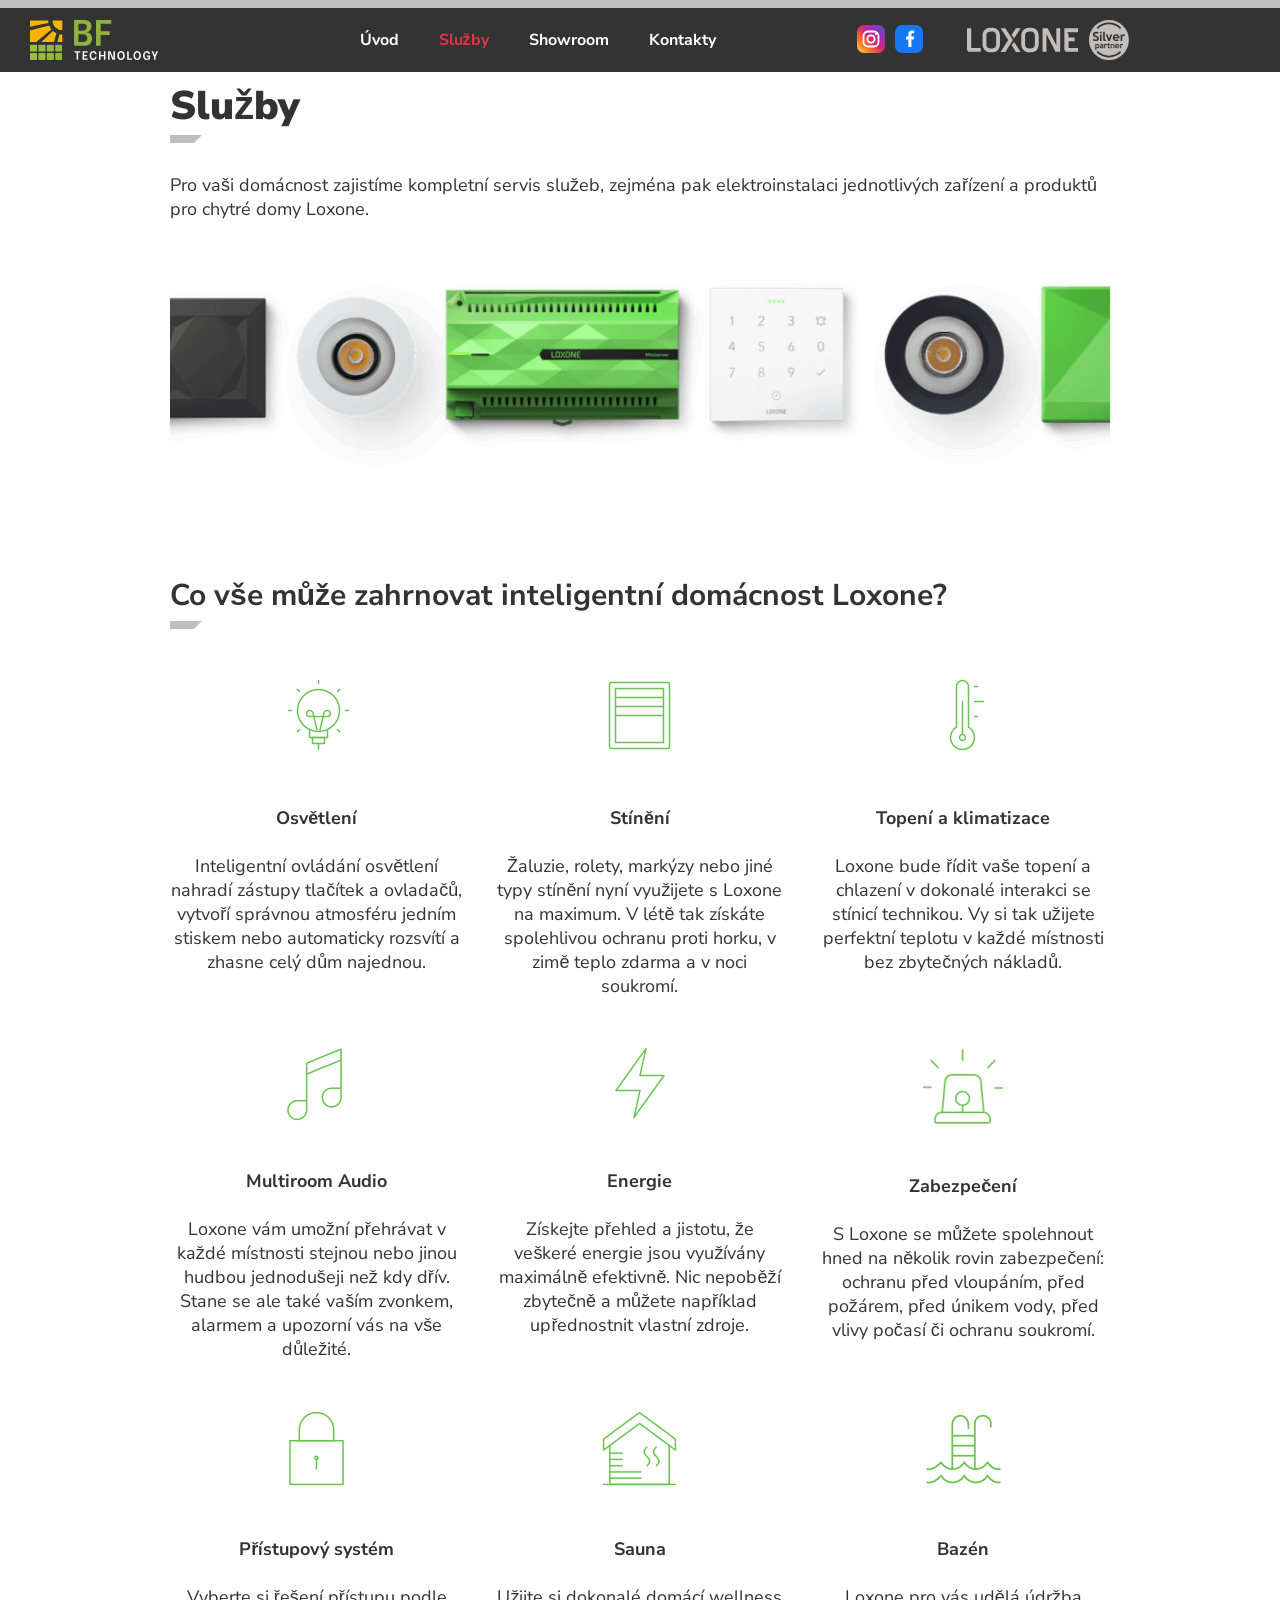
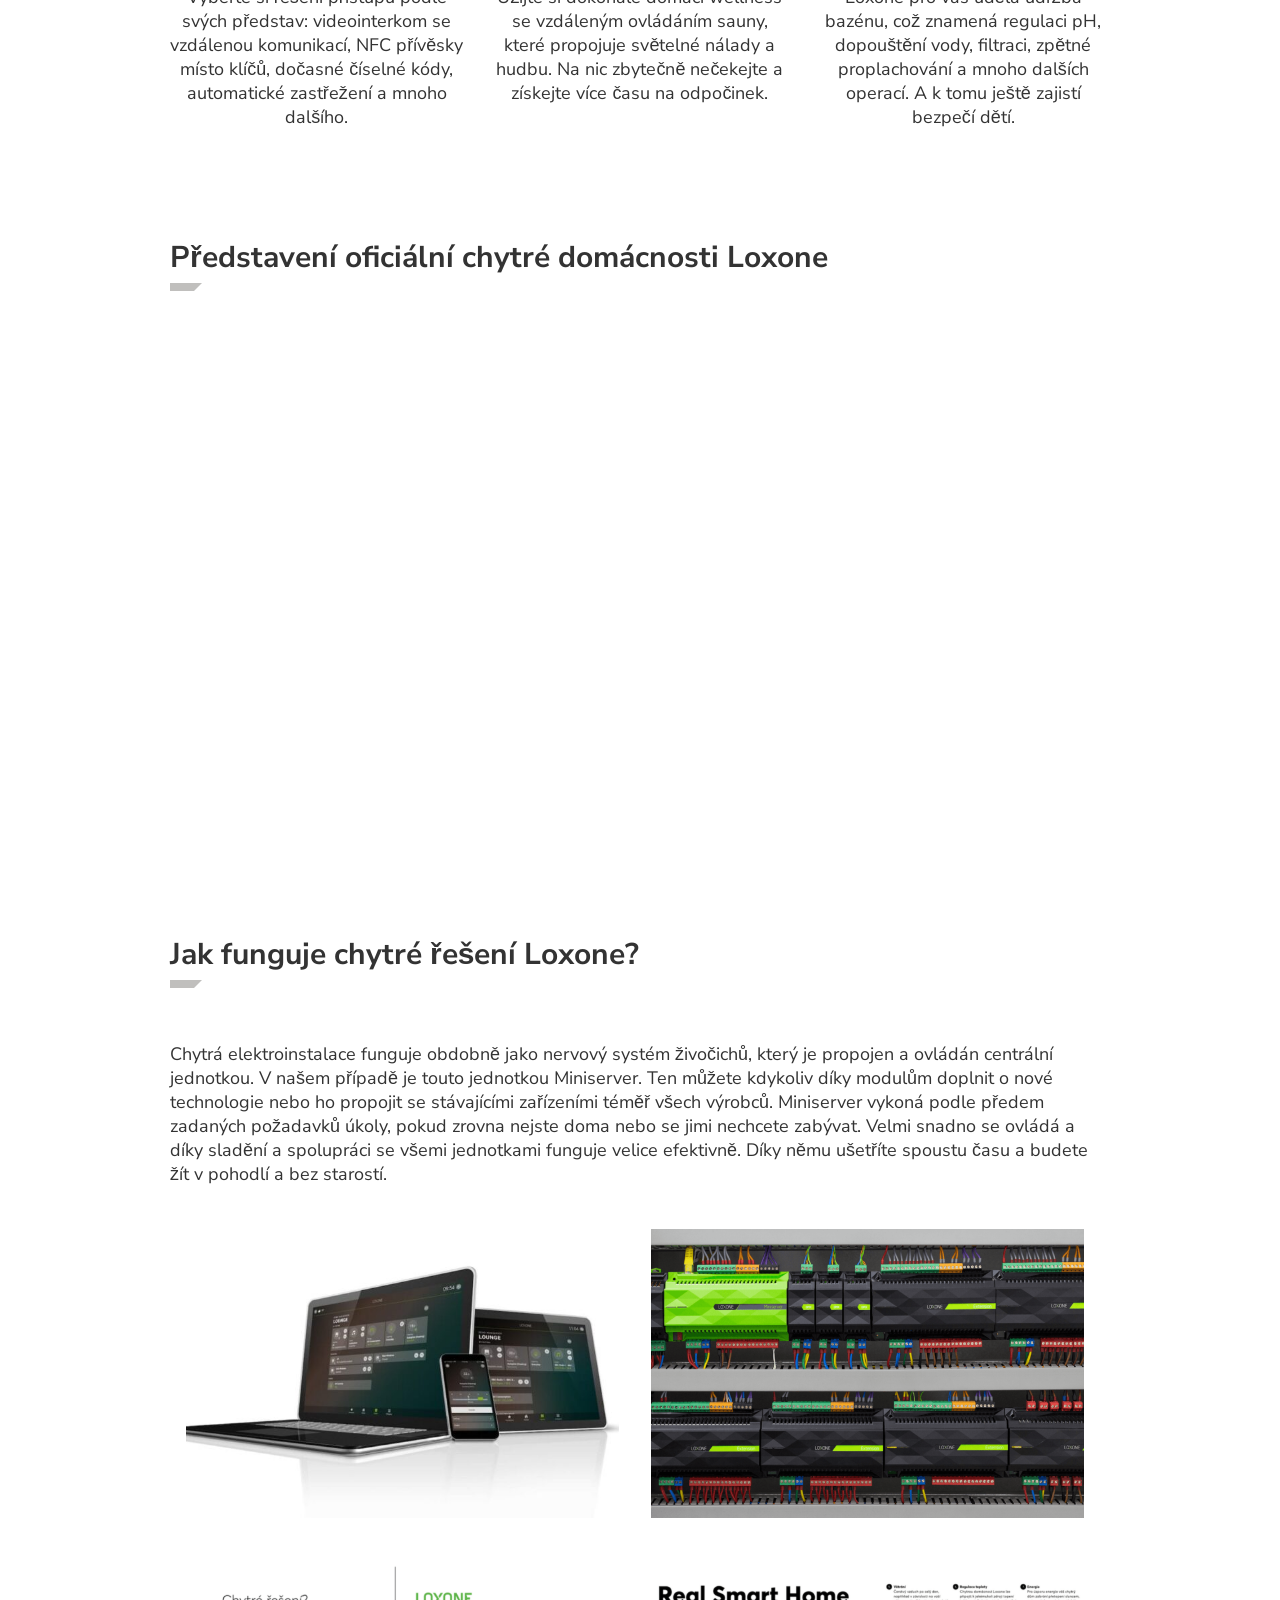
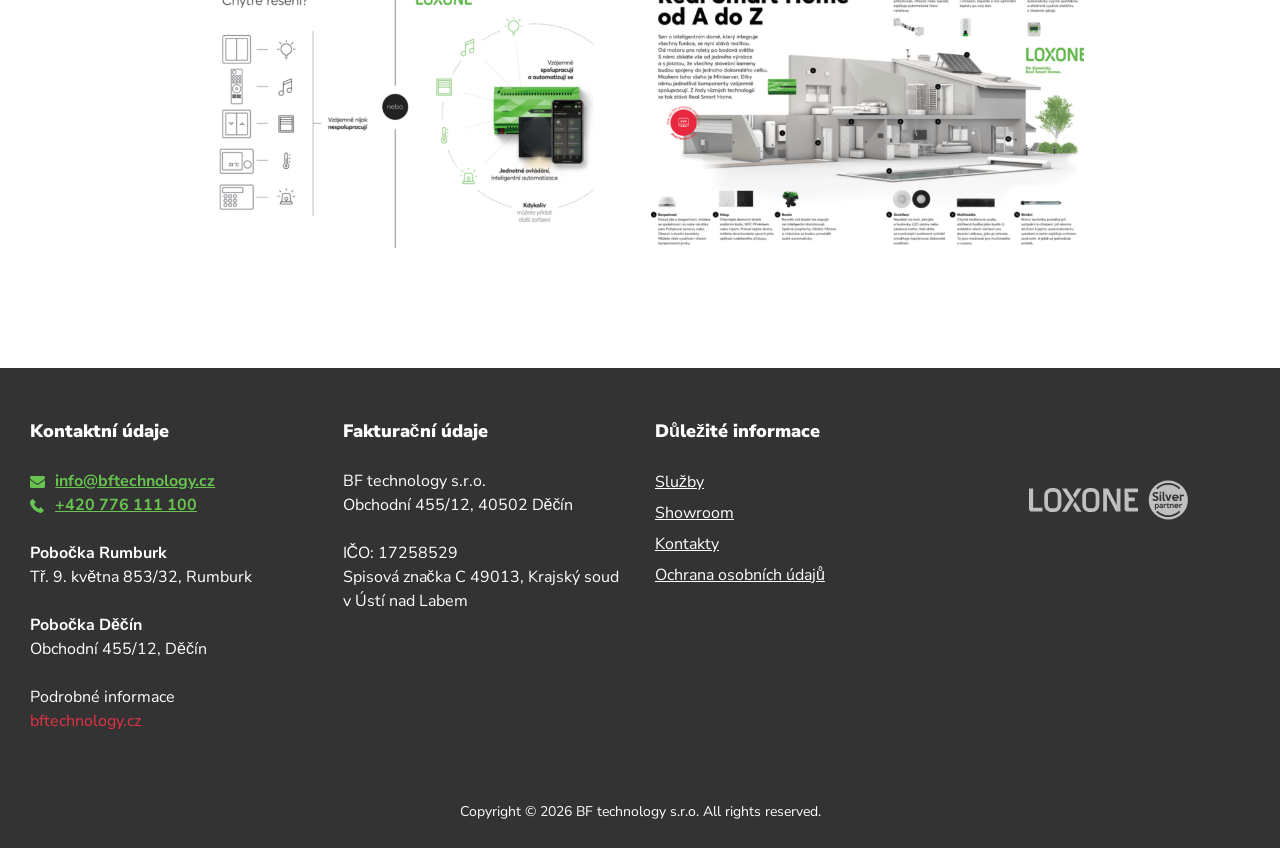
<file: sluzby/index.html>
<!DOCTYPE html>
<html lang="cs">

<head>
	<meta charset="utf-8" />
    <!--[if IE]><meta http-equiv="X-UA-Compatible" content="IE=edge,chrome=1" /><![endif]-->
    <meta name="author" content="Brilo - https://www.brilo.cz" />
    <meta name="viewport" content="width=device-width, initial-scale=1, shrink-to-fit=no, viewport-fit=cover" />
	<meta name="format-detection" content="telephone=no" />

	<link rel="preconnect" href="https://www.youtube.com">
	<link rel="preconnect" href="https://i.ytimg.com">
	<link rel="preconnect" href="https://i9.ytimg.com">

	<title>Elektroinstalace a chytré domácnosti | Automatizovany-Dum.cz</title>

    <!-- Fav icon stuff -->
    <link rel="apple-touch-icon" sizes="180x180" href="../www.automatizovany-dum.cz/wp-content/themes/loxone-theme/images/favicon/apple-icon-precomposed.png">
    <link rel="icon" type="image/png" sizes="32x32" href="../www.automatizovany-dum.cz/wp-content/themes/loxone-theme/images/favicon/favicon-32x32.png">
    <link rel="icon" type="image/png" sizes="16x16" href="../www.automatizovany-dum.cz/wp-content/themes/loxone-theme/images/favicon/favicon-16x16.png">
    <link rel="manifest" href="../www.automatizovany-dum.cz/wp-content/themes/loxone-theme/images/favicon/site.webmanifest">
    <link rel="shortcut icon" href="../www.automatizovany-dum.cz/wp-content/themes/loxone-theme/images/favicon/favicon.ico">
    <meta name="msapplication-TileColor" content="#ffffff">
    <meta name="msapplication-config" content="../www.automatizovany-dum.cz/wp-content/themes/loxone-theme/images/favicon/browserconfig.xml">
    <meta name="theme-color" content="#ffffff">

	<!-- Google Tag Manager -->
<script>(function(w,d,s,l,i){w[l]=w[l]||[];w[l].push({'gtm.start':
new Date().getTime(),event:'gtm.js'});var f=d.getElementsByTagName(s)[0],
j=d.createElement(s),dl=l!='dataLayer'?'&l='+l:'';j.async=true;j.src=
'https://www.googletagmanager.com/gtm.js?id='+i+dl;f.parentNode.insertBefore(j,f);
})(window,document,'script','dataLayer','GTM-5F2J7CG');</script>
<!-- End Google Tag Manager -->    <meta name="google-site-verification" content="sdjbz-ULO8WmhSguSqgaB0m-RW7iyYiE_q1IWEHBmTQ" />    <meta name='robots' content='index, follow, max-image-preview:large, max-snippet:-1, max-video-preview:-1' />
	<style>img:is([sizes="auto" i], [sizes^="auto," i]) { contain-intrinsic-size: 3000px 1500px }</style>
	
	<!-- This site is optimized with the Yoast SEO plugin v25.6 - https://yoast.com/wordpress/plugins/seo/ -->
	<meta name="description" content="Inteligentní elektroinstalace poskytuje každodenní vysoký komfort a bezpečnost pro uživatele každé domácnosti. Navíc s možností mobilní aplikace." />
	<link rel="canonical" href="../sluzby/" />
	<meta property="og:locale" content="cs_CZ" />
	<meta property="og:type" content="article" />
	<meta property="og:title" content="Elektroinstalace a chytré domácnosti | Automatizovany-Dum.cz" />
	<meta property="og:description" content="Inteligentní elektroinstalace poskytuje každodenní vysoký komfort a bezpečnost pro uživatele každé domácnosti. Navíc s možností mobilní aplikace." />
	<meta property="og:url" content="../sluzby/" />
	<meta property="og:site_name" content="Automatizovany-Dum.cz" />
	<meta property="article:modified_time" content="2023-04-06T12:16:03+00:00" />
	<meta property="og:image" content="../www.automatizovany-dum.cz/wp-content/uploads/2022/02/Loxone-App-Webinterface-1024x573-1.jpg" />
	<meta name="twitter:card" content="summary_large_image" />
	<meta name="twitter:label1" content="Odhadovaná doba čtení" />
	<meta name="twitter:data1" content="4 minuty" />
	<!-- / Yoast SEO plugin. -->


<link rel='stylesheet' id='wp-block-library-css' href='../www.automatizovany-dum.cz/wp-includes/css/dist/block-library/style.min.css' type='text/css' media='all' />
<style id='safe-svg-svg-icon-style-inline-css' type='text/css'>
.safe-svg-cover{text-align:center}.safe-svg-cover .safe-svg-inside{display:inline-block;max-width:100%}.safe-svg-cover svg{fill:currentColor;height:100%;max-height:100%;max-width:100%;width:100%}

</style>
<style id='classic-theme-styles-inline-css' type='text/css'>
/*! This file is auto-generated */
.wp-block-button__link{color:#fff;background-color:#32373c;border-radius:9999px;box-shadow:none;text-decoration:none;padding:calc(.667em + 2px) calc(1.333em + 2px);font-size:1.125em}.wp-block-file__button{background:#32373c;color:#fff;text-decoration:none}
</style>
<style id='global-styles-inline-css' type='text/css'>
:root{--wp--preset--aspect-ratio--square: 1;--wp--preset--aspect-ratio--4-3: 4/3;--wp--preset--aspect-ratio--3-4: 3/4;--wp--preset--aspect-ratio--3-2: 3/2;--wp--preset--aspect-ratio--2-3: 2/3;--wp--preset--aspect-ratio--16-9: 16/9;--wp--preset--aspect-ratio--9-16: 9/16;--wp--preset--color--black: #000000;--wp--preset--color--cyan-bluish-gray: #abb8c3;--wp--preset--color--white: #ffffff;--wp--preset--color--pale-pink: #f78da7;--wp--preset--color--vivid-red: #cf2e2e;--wp--preset--color--luminous-vivid-orange: #ff6900;--wp--preset--color--luminous-vivid-amber: #fcb900;--wp--preset--color--light-green-cyan: #7bdcb5;--wp--preset--color--vivid-green-cyan: #00d084;--wp--preset--color--pale-cyan-blue: #8ed1fc;--wp--preset--color--vivid-cyan-blue: #0693e3;--wp--preset--color--vivid-purple: #9b51e0;--wp--preset--gradient--vivid-cyan-blue-to-vivid-purple: linear-gradient(135deg,rgba(6,147,227,1) 0%,rgb(155,81,224) 100%);--wp--preset--gradient--light-green-cyan-to-vivid-green-cyan: linear-gradient(135deg,rgb(122,220,180) 0%,rgb(0,208,130) 100%);--wp--preset--gradient--luminous-vivid-amber-to-luminous-vivid-orange: linear-gradient(135deg,rgba(252,185,0,1) 0%,rgba(255,105,0,1) 100%);--wp--preset--gradient--luminous-vivid-orange-to-vivid-red: linear-gradient(135deg,rgba(255,105,0,1) 0%,rgb(207,46,46) 100%);--wp--preset--gradient--very-light-gray-to-cyan-bluish-gray: linear-gradient(135deg,rgb(238,238,238) 0%,rgb(169,184,195) 100%);--wp--preset--gradient--cool-to-warm-spectrum: linear-gradient(135deg,rgb(74,234,220) 0%,rgb(151,120,209) 20%,rgb(207,42,186) 40%,rgb(238,44,130) 60%,rgb(251,105,98) 80%,rgb(254,248,76) 100%);--wp--preset--gradient--blush-light-purple: linear-gradient(135deg,rgb(255,206,236) 0%,rgb(152,150,240) 100%);--wp--preset--gradient--blush-bordeaux: linear-gradient(135deg,rgb(254,205,165) 0%,rgb(254,45,45) 50%,rgb(107,0,62) 100%);--wp--preset--gradient--luminous-dusk: linear-gradient(135deg,rgb(255,203,112) 0%,rgb(199,81,192) 50%,rgb(65,88,208) 100%);--wp--preset--gradient--pale-ocean: linear-gradient(135deg,rgb(255,245,203) 0%,rgb(182,227,212) 50%,rgb(51,167,181) 100%);--wp--preset--gradient--electric-grass: linear-gradient(135deg,rgb(202,248,128) 0%,rgb(113,206,126) 100%);--wp--preset--gradient--midnight: linear-gradient(135deg,rgb(2,3,129) 0%,rgb(40,116,252) 100%);--wp--preset--font-size--small: 13px;--wp--preset--font-size--medium: 20px;--wp--preset--font-size--large: 36px;--wp--preset--font-size--x-large: 42px;--wp--preset--spacing--20: 0.44rem;--wp--preset--spacing--30: 0.67rem;--wp--preset--spacing--40: 1rem;--wp--preset--spacing--50: 1.5rem;--wp--preset--spacing--60: 2.25rem;--wp--preset--spacing--70: 3.38rem;--wp--preset--spacing--80: 5.06rem;--wp--preset--shadow--natural: 6px 6px 9px rgba(0, 0, 0, 0.2);--wp--preset--shadow--deep: 12px 12px 50px rgba(0, 0, 0, 0.4);--wp--preset--shadow--sharp: 6px 6px 0px rgba(0, 0, 0, 0.2);--wp--preset--shadow--outlined: 6px 6px 0px -3px rgba(255, 255, 255, 1), 6px 6px rgba(0, 0, 0, 1);--wp--preset--shadow--crisp: 6px 6px 0px rgba(0, 0, 0, 1);}:where(.is-layout-flex){gap: 0.5em;}:where(.is-layout-grid){gap: 0.5em;}body .is-layout-flex{display: flex;}.is-layout-flex{flex-wrap: wrap;align-items: center;}.is-layout-flex > :is(*, div){margin: 0;}body .is-layout-grid{display: grid;}.is-layout-grid > :is(*, div){margin: 0;}:where(.wp-block-columns.is-layout-flex){gap: 2em;}:where(.wp-block-columns.is-layout-grid){gap: 2em;}:where(.wp-block-post-template.is-layout-flex){gap: 1.25em;}:where(.wp-block-post-template.is-layout-grid){gap: 1.25em;}.has-black-color{color: var(--wp--preset--color--black) !important;}.has-cyan-bluish-gray-color{color: var(--wp--preset--color--cyan-bluish-gray) !important;}.has-white-color{color: var(--wp--preset--color--white) !important;}.has-pale-pink-color{color: var(--wp--preset--color--pale-pink) !important;}.has-vivid-red-color{color: var(--wp--preset--color--vivid-red) !important;}.has-luminous-vivid-orange-color{color: var(--wp--preset--color--luminous-vivid-orange) !important;}.has-luminous-vivid-amber-color{color: var(--wp--preset--color--luminous-vivid-amber) !important;}.has-light-green-cyan-color{color: var(--wp--preset--color--light-green-cyan) !important;}.has-vivid-green-cyan-color{color: var(--wp--preset--color--vivid-green-cyan) !important;}.has-pale-cyan-blue-color{color: var(--wp--preset--color--pale-cyan-blue) !important;}.has-vivid-cyan-blue-color{color: var(--wp--preset--color--vivid-cyan-blue) !important;}.has-vivid-purple-color{color: var(--wp--preset--color--vivid-purple) !important;}.has-black-background-color{background-color: var(--wp--preset--color--black) !important;}.has-cyan-bluish-gray-background-color{background-color: var(--wp--preset--color--cyan-bluish-gray) !important;}.has-white-background-color{background-color: var(--wp--preset--color--white) !important;}.has-pale-pink-background-color{background-color: var(--wp--preset--color--pale-pink) !important;}.has-vivid-red-background-color{background-color: var(--wp--preset--color--vivid-red) !important;}.has-luminous-vivid-orange-background-color{background-color: var(--wp--preset--color--luminous-vivid-orange) !important;}.has-luminous-vivid-amber-background-color{background-color: var(--wp--preset--color--luminous-vivid-amber) !important;}.has-light-green-cyan-background-color{background-color: var(--wp--preset--color--light-green-cyan) !important;}.has-vivid-green-cyan-background-color{background-color: var(--wp--preset--color--vivid-green-cyan) !important;}.has-pale-cyan-blue-background-color{background-color: var(--wp--preset--color--pale-cyan-blue) !important;}.has-vivid-cyan-blue-background-color{background-color: var(--wp--preset--color--vivid-cyan-blue) !important;}.has-vivid-purple-background-color{background-color: var(--wp--preset--color--vivid-purple) !important;}.has-black-border-color{border-color: var(--wp--preset--color--black) !important;}.has-cyan-bluish-gray-border-color{border-color: var(--wp--preset--color--cyan-bluish-gray) !important;}.has-white-border-color{border-color: var(--wp--preset--color--white) !important;}.has-pale-pink-border-color{border-color: var(--wp--preset--color--pale-pink) !important;}.has-vivid-red-border-color{border-color: var(--wp--preset--color--vivid-red) !important;}.has-luminous-vivid-orange-border-color{border-color: var(--wp--preset--color--luminous-vivid-orange) !important;}.has-luminous-vivid-amber-border-color{border-color: var(--wp--preset--color--luminous-vivid-amber) !important;}.has-light-green-cyan-border-color{border-color: var(--wp--preset--color--light-green-cyan) !important;}.has-vivid-green-cyan-border-color{border-color: var(--wp--preset--color--vivid-green-cyan) !important;}.has-pale-cyan-blue-border-color{border-color: var(--wp--preset--color--pale-cyan-blue) !important;}.has-vivid-cyan-blue-border-color{border-color: var(--wp--preset--color--vivid-cyan-blue) !important;}.has-vivid-purple-border-color{border-color: var(--wp--preset--color--vivid-purple) !important;}.has-vivid-cyan-blue-to-vivid-purple-gradient-background{background: var(--wp--preset--gradient--vivid-cyan-blue-to-vivid-purple) !important;}.has-light-green-cyan-to-vivid-green-cyan-gradient-background{background: var(--wp--preset--gradient--light-green-cyan-to-vivid-green-cyan) !important;}.has-luminous-vivid-amber-to-luminous-vivid-orange-gradient-background{background: var(--wp--preset--gradient--luminous-vivid-amber-to-luminous-vivid-orange) !important;}.has-luminous-vivid-orange-to-vivid-red-gradient-background{background: var(--wp--preset--gradient--luminous-vivid-orange-to-vivid-red) !important;}.has-very-light-gray-to-cyan-bluish-gray-gradient-background{background: var(--wp--preset--gradient--very-light-gray-to-cyan-bluish-gray) !important;}.has-cool-to-warm-spectrum-gradient-background{background: var(--wp--preset--gradient--cool-to-warm-spectrum) !important;}.has-blush-light-purple-gradient-background{background: var(--wp--preset--gradient--blush-light-purple) !important;}.has-blush-bordeaux-gradient-background{background: var(--wp--preset--gradient--blush-bordeaux) !important;}.has-luminous-dusk-gradient-background{background: var(--wp--preset--gradient--luminous-dusk) !important;}.has-pale-ocean-gradient-background{background: var(--wp--preset--gradient--pale-ocean) !important;}.has-electric-grass-gradient-background{background: var(--wp--preset--gradient--electric-grass) !important;}.has-midnight-gradient-background{background: var(--wp--preset--gradient--midnight) !important;}.has-small-font-size{font-size: var(--wp--preset--font-size--small) !important;}.has-medium-font-size{font-size: var(--wp--preset--font-size--medium) !important;}.has-large-font-size{font-size: var(--wp--preset--font-size--large) !important;}.has-x-large-font-size{font-size: var(--wp--preset--font-size--x-large) !important;}
:where(.wp-block-post-template.is-layout-flex){gap: 1.25em;}:where(.wp-block-post-template.is-layout-grid){gap: 1.25em;}
:where(.wp-block-columns.is-layout-flex){gap: 2em;}:where(.wp-block-columns.is-layout-grid){gap: 2em;}
:root :where(.wp-block-pullquote){font-size: 1.5em;line-height: 1.6;}
</style>
<link rel='stylesheet' id='kt-bt-style-css' href='../www.automatizovany-dum.cz/wp-content/themes/loxone-theme/style.css' type='text/css' media='all' />
<link rel='stylesheet' id='kt-bt-font-open-sans-css' href='../fonts.googleapis.com/nunito-sans.css' type='text/css' media='all' />
<link rel='stylesheet' id='fancybox-style-css' href='../cdn.jsdelivr.net/gh/fancyapps/fancybox@3.5.2/dist/jquery.fancybox.min.css' type='text/css' media='all' />


</head>
<body class="silver-partner page-template-default page page-id-10">

	<!-- Google Tag Manager (noscript) -->
<noscript><iframe src="https://www.googletagmanager.com/ns.html?id=GTM-5F2J7CG"
height="0" width="0" style="display:none;visibility:hidden"></iframe></noscript>
<!-- End Google Tag Manager (noscript) -->	<div class="partner-divider"></div>
<header class="header-main">
    <div class="container">

        <a class="partner-brand" href="../">
                            <img src="../assets/logo/bf-technology.svg" alt="Automatizovany-Dum.cz" draggable="false" />
                <noscript><img src="../assets/logo/bf-technology.svg" alt="Automatizovany-Dum.cz" draggable="false" /></noscript>
                                </a>



        <nav class="nav-main">
            <ul>
                <li id="menu-item-43" class="menu-item menu-item-type-post_type menu-item-object-page menu-item-home menu-item-43"><a href="../">Úvod</a></li>
<li id="menu-item-46" class="menu-item menu-item-type-post_type menu-item-object-page current-menu-item page_item page-item-10 current_page_item menu-item-46"><a href="../sluzby/" aria-current="page">Služby</a></li>
<li id="menu-item-45" class="menu-item menu-item-type-post_type menu-item-object-page menu-item-45"><a href="../showroom/">Showroom</a></li>
<li id="menu-item-44" class="menu-item menu-item-type-post_type menu-item-object-page menu-item-44"><a href="../kontakty/">Kontakty</a></li>

                                                    
                                                    <li class="header-brand-mobile-silver">
                        <a href="../"><img src="[data-uri]" data-src="../www.automatizovany-dum.cz/wp-content/themes/loxone-theme/images/ico/silver.svg" alt="Loxone silver partner" draggable="false" /></a>
                        <noscript><img src="../www.automatizovany-dum.cz/wp-content/themes/loxone-theme/images/ico/silver.svg" alt="Loxone silver partner" draggable="false" /></noscript>
                    </li>
                                                            </ul>
        </nav>

        
        
                    <div class="header-social" style="display:inline-flex; gap:10px; vertical-align:middle; margin-right:14px;"><a href="https://www.instagram.com/bftechnology_sro/" target="_blank" rel="noopener" aria-label="Instagram" style="display:inline-block; line-height:0;"><svg width="28" height="28" viewBox="0 0 28 28" xmlns="http://www.w3.org/2000/svg"><defs><linearGradient id="igg" x1="0%" y1="100%" x2="100%" y2="0%"><stop offset="0%" stop-color="#feda75"/><stop offset="25%" stop-color="#fa7e1e"/><stop offset="50%" stop-color="#d62976"/><stop offset="75%" stop-color="#962fbf"/><stop offset="100%" stop-color="#4f5bd5"/></linearGradient></defs><rect width="28" height="28" rx="7" fill="url(#igg)"/><rect x="6.5" y="6.5" width="15" height="15" rx="4.5" fill="none" stroke="#fff" stroke-width="1.8"/><circle cx="14" cy="14" r="3.6" fill="none" stroke="#fff" stroke-width="1.8"/><circle cx="19" cy="9" r="1.1" fill="#fff"/></svg></a><a href="https://www.facebook.com/BFtechnologyCZ/" target="_blank" rel="noopener" aria-label="Facebook" style="display:inline-block; line-height:0;"><svg width="28" height="28" viewBox="0 0 28 28" xmlns="http://www.w3.org/2000/svg"><rect width="28" height="28" rx="7" fill="#1877F2"/><path d="M16.4 14.5h2.3l.4-2.9h-2.7v-1.9c0-.8.2-1.4 1.4-1.4h1.4V5.7c-.3 0-1.2-.1-2.2-.1-2.2 0-3.6 1.3-3.6 3.7v2.3H11v2.9h2.4V22h3z" fill="#fff"/></svg></a></div>
                    <a class="header-brand-silver" href="../">
                <img src="[data-uri]" data-src="../www.automatizovany-dum.cz/wp-content/themes/loxone-theme/images/ico/silver.svg" alt="Loxone silver partner" draggable="false" />
            </a>
            <noscript><img src="../www.automatizovany-dum.cz/wp-content/themes/loxone-theme/images/ico/silver.svg" alt="Loxone silver partner" draggable="false" /></noscript>
        
                <!-- @@include('header-search-form.html') -->

        <!-- @@include('header-language-switcher.html') -->

        <div class="header-nav-button">
            menu
            <span></span>
            <span></span>
            <span></span>
            <span></span>
        </div>
    </div>
    <div class="header-mask"></div>
</header>
	<main>

		<div id="projectNotices" class="container">
	</div>

<div class="container container-narrow">
	
<section class="entry-content wp-gallery-no-gutter mb-2 mt-2">
	<header>
		<h1>Služby</h1>
	</header>

	<p>Pro vaši domácnost zajistíme kompletní servis služeb, zejména pak elektroinstalaci jednotlivých zařízení a produktů pro chytré domy Loxone.</p>
<h2><img loading="lazy" decoding="async" class="aligncenter size-full wp-image-22" src="[data-uri]" data-src="../www.automatizovany-dum.cz/wp-content/uploads/2022/02/CO-produkty-Loxone-podelny-1024x216-1.png" alt="" width="1024" height="216" srcset="../www.automatizovany-dum.cz/wp-content/uploads/2022/02/CO-produkty-Loxone-podelny-1024x216-1.png 1024w, /www.automatizovany-dum.cz/wp-content/uploads/2022/02/CO-produkty-Loxone-podelny-1024x216-1-300x63.png 300w, /www.automatizovany-dum.cz/wp-content/uploads/2022/02/CO-produkty-Loxone-podelny-1024x216-1-768x162.png 768w, /www.automatizovany-dum.cz/wp-content/uploads/2022/02/CO-produkty-Loxone-podelny-1024x216-1-220x46.png 220w" sizes="auto, (max-width: 1024px) 100vw, 1024px" /><br />
Co vše může zahrnovat inteligentní domácnost Loxone?</h2>
<p style="text-align: center;"><div class="columns-3 row">
</b><div class="column"><img loading="lazy" decoding="async" class="size-full wp-image-180 aligncenter" src="[data-uri]" data-src="../www.cltechsmarthome.cz/wp-content/uploads/2020/03/IC_lightbulb.png" alt="" width="75" height="75" /></p>
<p>&nbsp;</p>
<h4 style="text-align: center;"><strong>Osvětlení</strong></h4>
<p style="text-align: center;">Inteligentní ovládání osvětlení nahradí zástupy tlačítek a ovladačů, vytvoří správnou atmosféru jedním stiskem nebo automaticky rozsvítí a zhasne celý dům najednou.<br />
</div></p>
<p style="text-align: center;"><div class="column"><img loading="lazy" decoding="async" class="size-full wp-image-181 aligncenter" src="[data-uri]" data-src="../www.cltechsmarthome.cz/wp-content/uploads/2020/03/IC_shading.png" alt="" width="75" height="75" /></p>
<p>&nbsp;</p>
<h4 style="text-align: center;"><strong>Stínění</strong></h4>
<p style="text-align: center;">Žaluzie, rolety, markýzy nebo jiné typy stínění nyní využijete s Loxone na maximum. V létě tak získáte spolehlivou ochranu proti horku, v zimě teplo zdarma a v noci soukromí.<br />
</div></p>
<p style="text-align: center;"><div class="column"><img loading="lazy" decoding="async" class="size-full wp-image-182 aligncenter" src="[data-uri]" data-src="../www.cltechsmarthome.cz/wp-content/uploads/2020/03/IC_temperature.png" alt="" width="75" height="75" /></p>
<p>&nbsp;</p>
<h4 style="text-align: center;"><strong>Topení a klimatizace</strong></h4>
<p style="text-align: center;">Loxone bude řídit vaše topení a chlazení v dokonalé interakci se stínicí technikou. Vy si tak užijete perfektní teplotu v každé místnosti bez zbytečných nákladů.</p>
<p style="text-align: center;"></div></p>
<p style="text-align: center;"><div class="column"></p>
<h4 style="text-align: center;"><img loading="lazy" decoding="async" class="size-full wp-image-188 aligncenter" src="[data-uri]" data-src="../www.cltechsmarthome.cz/wp-content/uploads/2020/03/IC_music-note.png" alt="" width="65" height="75" /></h4>
<h4 style="text-align: center;"><strong>Multiroom Audio</strong></h4>
<p style="text-align: center;">Loxone vám umožní přehrávat v každé místnosti stejnou nebo jinou hudbou jednodušeji než kdy dřív. Stane se ale také vaším zvonkem, alarmem a upozorní vás na vše důležité.</p>
<p style="text-align: center;"></div></p>
<p style="text-align: center;"><div class="column"></p>
<h4 style="text-align: center;"><img loading="lazy" decoding="async" class="size-full wp-image-187 aligncenter" src="[data-uri]" data-src="../www.cltechsmarthome.cz/wp-content/uploads/2020/03/IC_flash.png" alt="" width="75" height="75" /></h4>
<h4 style="text-align: center;"><strong>Energie</strong></h4>
<p style="text-align: center;">Získejte přehled a jistotu, že veškeré energie jsou využívány maximálně efektivně. Nic nepoběží zbytečně a můžete například upřednostnit vlastní zdroje.</p>
<p style="text-align: center;"></div></p>
<p style="text-align: center;"><div class="column"></p>
<h4 style="text-align: center;"><img loading="lazy" decoding="async" class="alignnone size-full wp-image-186" src="[data-uri]" data-src="../www.cltechsmarthome.cz/wp-content/uploads/2020/03/alarm-rotating-light-e1583906800196.png" alt="" width="80" height="80" /></h4>
<h4 style="text-align: center;"><strong>Zabezpečení</strong></h4>
<p style="text-align: center;">S Loxone se můžete spolehnout hned na několik rovin zabezpečení: ochranu před vloupáním, před požárem, před únikem vody, před vlivy počasí či ochranu soukromí.</p>
<p style="text-align: center;"></div></p>
<p style="text-align: center;"><div class="column"></p>
<h4 style="text-align: center;"><img loading="lazy" decoding="async" class="size-full wp-image-185 aligncenter" src="[data-uri]" data-src="../www.cltechsmarthome.cz/wp-content/uploads/2020/03/IC_lock.png" alt="" width="80" height="80" /></h4>
<h4 style="text-align: center;"><strong>Přístupový systém</strong></h4>
<p style="text-align: center;">Vyberte si řešení přístupu podle svých představ: videointerkom se vzdálenou komunikací, NFC přívěsky místo klíčů, dočasné číselné kódy, automatické zastřežení a mnoho dalšího.</p>
<p style="text-align: center;"></div></p>
<p style="text-align: center;"><div class="column"></p>
<h4 style="text-align: center;"><strong><img loading="lazy" decoding="async" class="size-full wp-image-184 aligncenter" src="[data-uri]" data-src="../www.cltechsmarthome.cz/wp-content/uploads/2020/03/IC_sauna.png" alt="" width="80" height="80" /></strong></h4>
<h4 style="text-align: center;"><strong>Sauna</strong></h4>
<p style="text-align: center;">Užijte si dokonalé domácí wellness se vzdáleným ovládáním sauny, které propojuje světelné nálady a hudbu. Na nic zbytečně nečekejte a získejte více času na odpočinek.</p>
<p style="text-align: center;"></div></p>
<p style="text-align: center;"><div class="column"></p>
<h4 style="text-align: center;"><strong><img loading="lazy" decoding="async" class="size-full wp-image-183 aligncenter" src="[data-uri]" data-src="../www.cltechsmarthome.cz/wp-content/uploads/2020/03/IC_pool_80x80.png" alt="" width="80" height="80" /></strong></h4>
<h4 style="text-align: center;"><strong>Bazén</strong></h4>
<p style="text-align: center;">Loxone pro vás udělá údržba bazénu, což znamená regulaci pH, dopouštění vody, filtraci, zpětné proplachování a mnoho dalších operací. A k tomu ještě zajistí bezpečí dětí.<br />
</div></p>
<p style="text-align: center;"></div></p>
<h2>Představení oficiální chytré domácnosti Loxone</h2>
<p><iframe loading="lazy" title="Chytrá domácnost Loxone Smart Home (Představení)" width="500" height="281" src="https://www.youtube.com/embed/zyeH4-bICeo?feature=oembed" frameborder="0" allow="accelerometer; autoplay; clipboard-write; encrypted-media; gyroscope; picture-in-picture; web-share" referrerpolicy="strict-origin-when-cross-origin" allowfullscreen></iframe></p>
<h2>Jak funguje chytré řešení Loxone?</h2>
<p>Chytrá elektroinstalace funguje obdobně jako nervový systém živočichů, který je propojen a ovládán centrální jednotkou. V našem případě je touto jednotkou Miniserver. Ten můžete kdykoliv díky modulům doplnit o nové technologie nebo ho propojit se stávajícími zařízeními téměř všech výrobců. Miniserver vykoná podle předem zadaných požadavků úkoly, pokud zrovna nejste doma nebo se jimi nechcete zabývat. Velmi snadno se ovládá a díky sladění a spolupráci se všemi jednotkami funguje velice efektivně. Díky němu ušetříte spoustu času a budete žít v pohodlí a bez starostí.</p>
<div id='gallery-2' class='gallery galleryid-10 gallery-columns-2 gallery-size-large'><dl class='gallery-item'>
			<dt class='gallery-icon landscape'>
				<a href='../www.automatizovany-dum.cz/wp-content/uploads/2022/02/Loxone-App-Webinterface-1024x573-1.jpg'><img loading="lazy" decoding="async" width="1024" height="573" src="[data-uri]" data-src="../www.automatizovany-dum.cz/wp-content/uploads/2022/02/Loxone-App-Webinterface-1024x573-1.jpg" class="attachment-large size-large" alt="" srcset="../www.automatizovany-dum.cz/wp-content/uploads/2022/02/Loxone-App-Webinterface-1024x573-1.jpg 1024w, /www.automatizovany-dum.cz/wp-content/uploads/2022/02/Loxone-App-Webinterface-1024x573-1-300x168.jpg 300w, /www.automatizovany-dum.cz/wp-content/uploads/2022/02/Loxone-App-Webinterface-1024x573-1-768x430.jpg 768w, /www.automatizovany-dum.cz/wp-content/uploads/2022/02/Loxone-App-Webinterface-1024x573-1-220x123.jpg 220w" sizes="auto, (max-width: 1024px) 100vw, 1024px" /></a>
			</dt></dl><dl class='gallery-item'>
			<dt class='gallery-icon landscape'>
				<a href='../www.automatizovany-dum.cz/wp-content/uploads/2022/02/Loxone-Miniserver-Frontalni-zobrazeni-1-1024x683-1.png'><img loading="lazy" decoding="async" width="1024" height="683" src="[data-uri]" data-src="../www.automatizovany-dum.cz/wp-content/uploads/2022/02/Loxone-Miniserver-Frontalni-zobrazeni-1-1024x683-1.png" class="attachment-large size-large" alt="" srcset="../www.automatizovany-dum.cz/wp-content/uploads/2022/02/Loxone-Miniserver-Frontalni-zobrazeni-1-1024x683-1.png 1024w, /www.automatizovany-dum.cz/wp-content/uploads/2022/02/Loxone-Miniserver-Frontalni-zobrazeni-1-1024x683-1-300x200.png 300w, /www.automatizovany-dum.cz/wp-content/uploads/2022/02/Loxone-Miniserver-Frontalni-zobrazeni-1-1024x683-1-768x512.png 768w, /www.automatizovany-dum.cz/wp-content/uploads/2022/02/Loxone-Miniserver-Frontalni-zobrazeni-1-1024x683-1-220x147.png 220w" sizes="auto, (max-width: 1024px) 100vw, 1024px" /></a>
			</dt></dl><br style="clear: both" /><dl class='gallery-item'>
			<dt class='gallery-icon landscape'>
				<a href='../www.automatizovany-dum.cz/wp-content/uploads/2022/02/bezne-reseni-proti-chytremu-reseni-loxone-1024x742-1.png'><img loading="lazy" decoding="async" width="1024" height="742" src="[data-uri]" data-src="../www.automatizovany-dum.cz/wp-content/uploads/2022/02/bezne-reseni-proti-chytremu-reseni-loxone-1024x742-1.png" class="attachment-large size-large" alt="" srcset="../www.automatizovany-dum.cz/wp-content/uploads/2022/02/bezne-reseni-proti-chytremu-reseni-loxone-1024x742-1.png 1024w, /www.automatizovany-dum.cz/wp-content/uploads/2022/02/bezne-reseni-proti-chytremu-reseni-loxone-1024x742-1-300x217.png 300w, /www.automatizovany-dum.cz/wp-content/uploads/2022/02/bezne-reseni-proti-chytremu-reseni-loxone-1024x742-1-768x557.png 768w, /www.automatizovany-dum.cz/wp-content/uploads/2022/02/bezne-reseni-proti-chytremu-reseni-loxone-1024x742-1-220x159.png 220w" sizes="auto, (max-width: 1024px) 100vw, 1024px" /></a>
			</dt></dl><dl class='gallery-item'>
			<dt class='gallery-icon landscape'>
				<a href='../www.automatizovany-dum.cz/wp-content/uploads/2022/02/infografika-real-smart-home-2019-web-1024x683-1.png'><img loading="lazy" decoding="async" width="1024" height="683" src="[data-uri]" data-src="../www.automatizovany-dum.cz/wp-content/uploads/2022/02/infografika-real-smart-home-2019-web-1024x683-1.png" class="attachment-large size-large" alt="" srcset="../www.automatizovany-dum.cz/wp-content/uploads/2022/02/infografika-real-smart-home-2019-web-1024x683-1.png 1024w, /www.automatizovany-dum.cz/wp-content/uploads/2022/02/infografika-real-smart-home-2019-web-1024x683-1-300x200.png 300w, /www.automatizovany-dum.cz/wp-content/uploads/2022/02/infografika-real-smart-home-2019-web-1024x683-1-768x512.png 768w, /www.automatizovany-dum.cz/wp-content/uploads/2022/02/infografika-real-smart-home-2019-web-1024x683-1-220x147.png 220w" sizes="auto, (max-width: 1024px) 100vw, 1024px" /></a>
			</dt></dl><br style="clear: both" />
		</div>


</section></div>


</main>

<footer class="footer-main">
		<div class="footer-top">
		<div class="container">
			<div class="row">
				<div class="footer-block col-sm-6 col-md-4 col-lg-3">

					<h2 class="article-heading">Kontaktní údaje</h2>

					<div class="entry-content">

                                                    <p class="footer-contact-green">
                                                                    <img src="[data-uri]" data-src="../www.automatizovany-dum.cz/wp-content/themes/loxone-theme/images/ico/mail.svg" alt="Ikona mailu" draggable="false"><a href="mailto:info@bftechnology.cz">info@bftechnology.cz</a><br>
                                                                                                    <img src="[data-uri]" data-src="../www.automatizovany-dum.cz/wp-content/themes/loxone-theme/images/ico/phone.svg" alt="Ikona telefonu" draggable="false"><a class="d-sm-none" href="tel:+420776111100"> +420 776 111 100</a> <a href="tel:+420776111100" class="d-none d-sm-inline"> +420 776 111 100</a><br>
                                                            </p>
                        
						<p><strong>Pobočka Rumburk</strong><br />
Tř. 9. května 853/32, Rumburk</p>
<p><strong>Pobočka Děčín</strong><br />
Obchodní 455/12, Děčín</p>
<p>Podrobné informace<br />
<a href="https://www.bftechnology.cz/" target="_blank" rel="noopener">bftechnology.cz</a></p>
					</div>

				</div>

				<div class="footer-block col-sm-6 col-md-4 col-lg-3">
					<h2 class="article-heading">Fakturační údaje</h2>
					<div class="entry-content">
						<p>BF technology s.r.o.<br />
Obchodní 455/12, 40502 Děčín</p>
<p>IČO: 17258529<br />
Spisová značka C 49013, Krajský soud v Ústí nad Labem</p>
<p>&nbsp;</p>
					</div>
				</div>

								<div class="footer-block col-sm-6 col-md-4 col-lg-3">

					<h2 class="article-heading">Důležité informace</h2>

					<nav class="footer-top-nav">
						<ul>
							<li id="menu-item-50" class="menu-item menu-item-type-post_type menu-item-object-page current-menu-item page_item page-item-10 current_page_item menu-item-50"><a href="../sluzby/" aria-current="page">Služby</a></li>
<li id="menu-item-49" class="menu-item menu-item-type-post_type menu-item-object-page menu-item-49"><a href="../showroom/">Showroom</a></li>
<li id="menu-item-48" class="menu-item menu-item-type-post_type menu-item-object-page menu-item-48"><a href="../kontakty/">Kontakty</a></li>
<li id="menu-item-47" class="menu-item menu-item-type-post_type menu-item-object-page menu-item-privacy-policy menu-item-47"><a rel="privacy-policy" href="../ochrana-osobnich-udaju/">Ochrana osobních údajů</a></li>
						</ul>
					</nav>

				</div>
				
				<div class="footer-block col-sm-6 col-md-12 col-lg-3 text-md-center">
					<div class="d-inline-block">
						<a class="footer-brand" href="../">
                                                                                        <div class="footer-brand-img-wrap-silver">
                                    <img src="[data-uri]" data-src="../www.automatizovany-dum.cz/wp-content/themes/loxone-theme/images/ico/silver.svg" alt="Loxone silver partner" draggable="false">
                                    <noscript><img src="../www.automatizovany-dum.cz/wp-content/themes/loxone-theme/images/ico/silver.svg" alt="Loxone silver partner" draggable="false" /></noscript>
                                </div>
                                                        						</a>

						
					</div>
				</div>
			</div>
		</div>
	</div>
	
		<div class="footer-bottom">
		<div class="container">
			<span class="footer-copy">Copyright &copy; 2026 BF technology s.r.o. All rights reserved.</span>
		</div>
	</div>
	
</footer>

<script type="text/javascript" id="kt-bt-functions-script-js-extra">
/* <![CDATA[ */
var myAjax = {"ajaxurl":"https:\/\/www.automatizovany-dum.cz\/wp-admin\/admin-ajax.php"};
/* ]]> */
</script>
<script type="text/javascript" src="../www.automatizovany-dum.cz/wp-content/themes/loxone-theme/kt/yours/js/kt-functions.min.js" id="kt-bt-functions-script-js"></script>
<script type="text/javascript" src="../www.automatizovany-dum.cz/wp-content/themes/loxone-theme/kt/yours/js/honey.js" id="js-honey-script-js"></script>
<script type="text/javascript" src="../cdn.jsdelivr.net/gh/fancyapps/fancybox@3.5.2/dist/jquery.fancybox.min.js" id="fancybox-js-js"></script>
<script type="text/javascript" src="../cdn.jsdelivr.net/npm/cookie-bar/cookiebar-latest.min.js?customize=1&tracking=1&thirdparty=1&hideDetailsBtn=1&showPolicyLink=1&remember=512&privacyPage=../ochrana-osobnich-udaju/"></script>
<script type="application/ld+json">
{
	"@context": "http://schema.org",
	"@type": "WebSite",
	"name": "Automatizovany-Dum.cz",
	"url": "/",
	"description": ""
}
</script>




</body>

</html>
<!-- Dynamic page generated in 0.671 seconds. -->
<!-- Cached page generated by WP-Super-Cache on 2026-05-13 10:40:53 -->

<!-- super cache -->
</file>
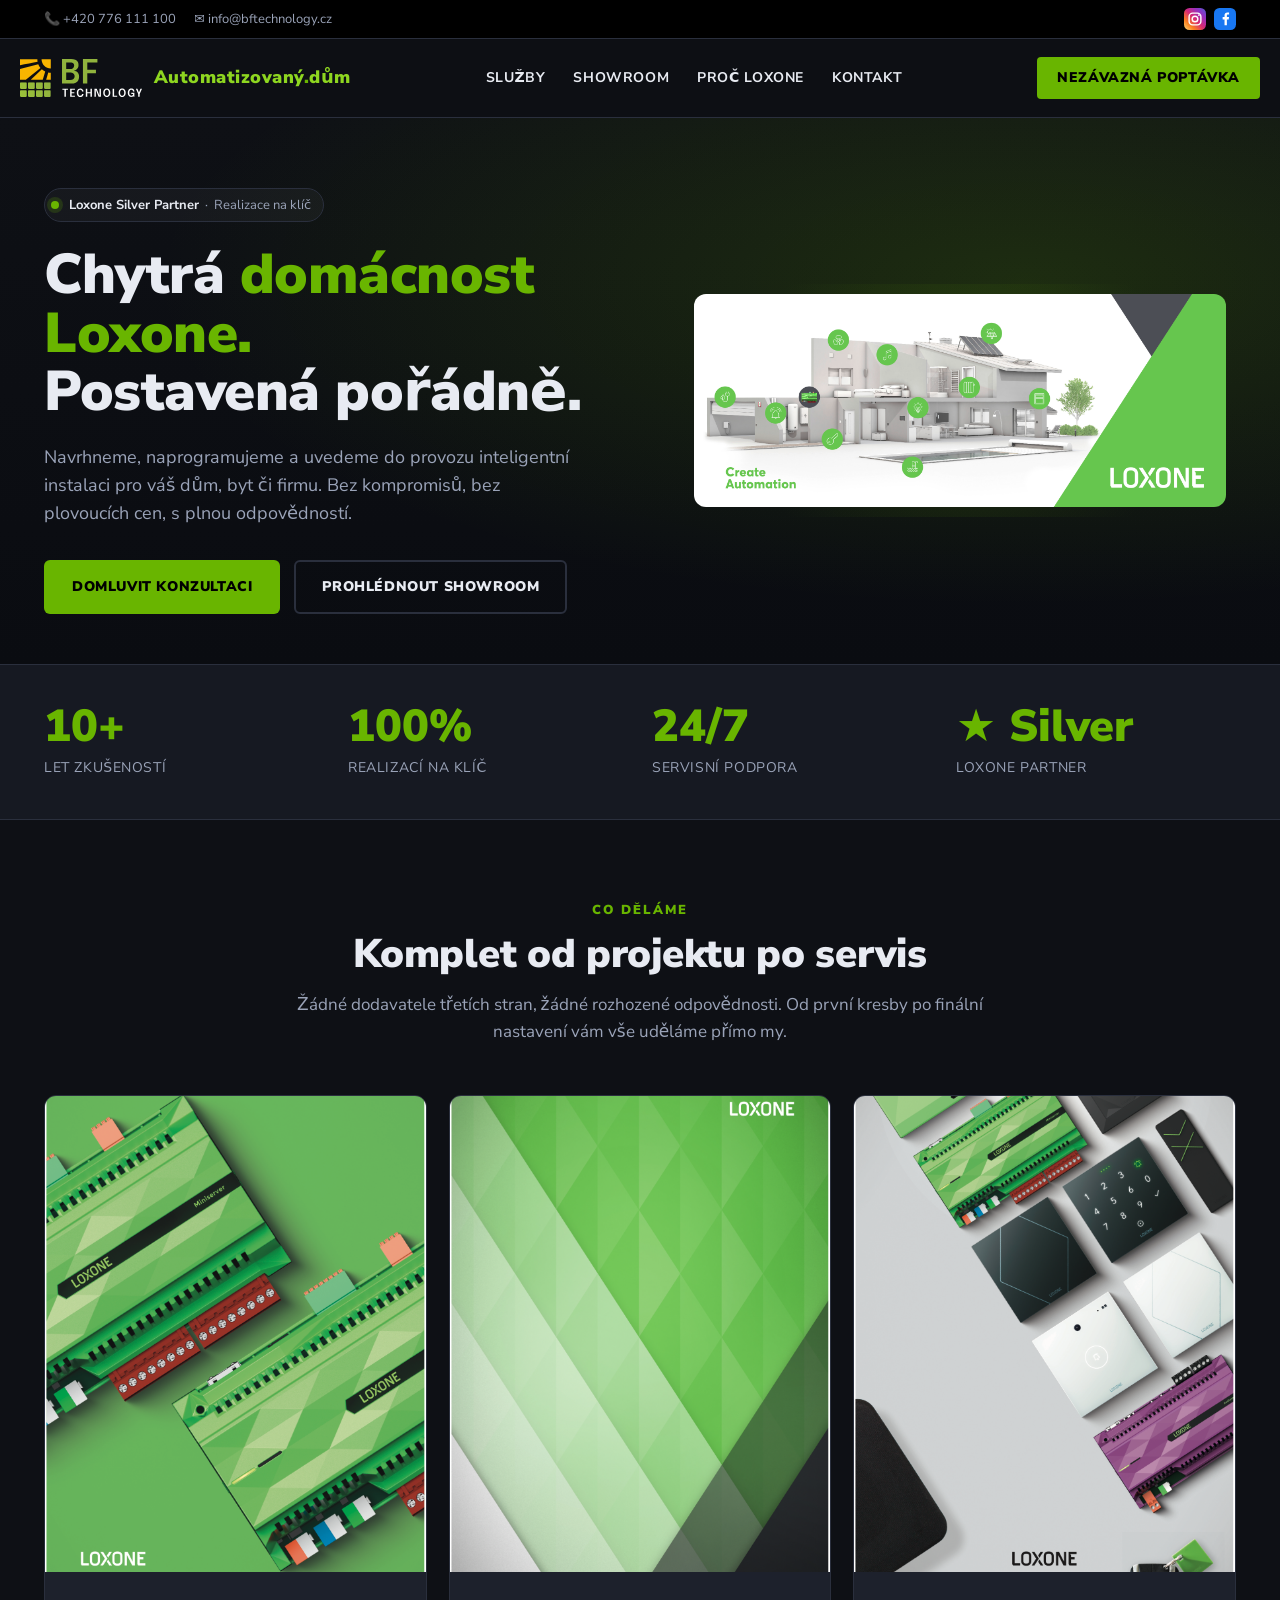
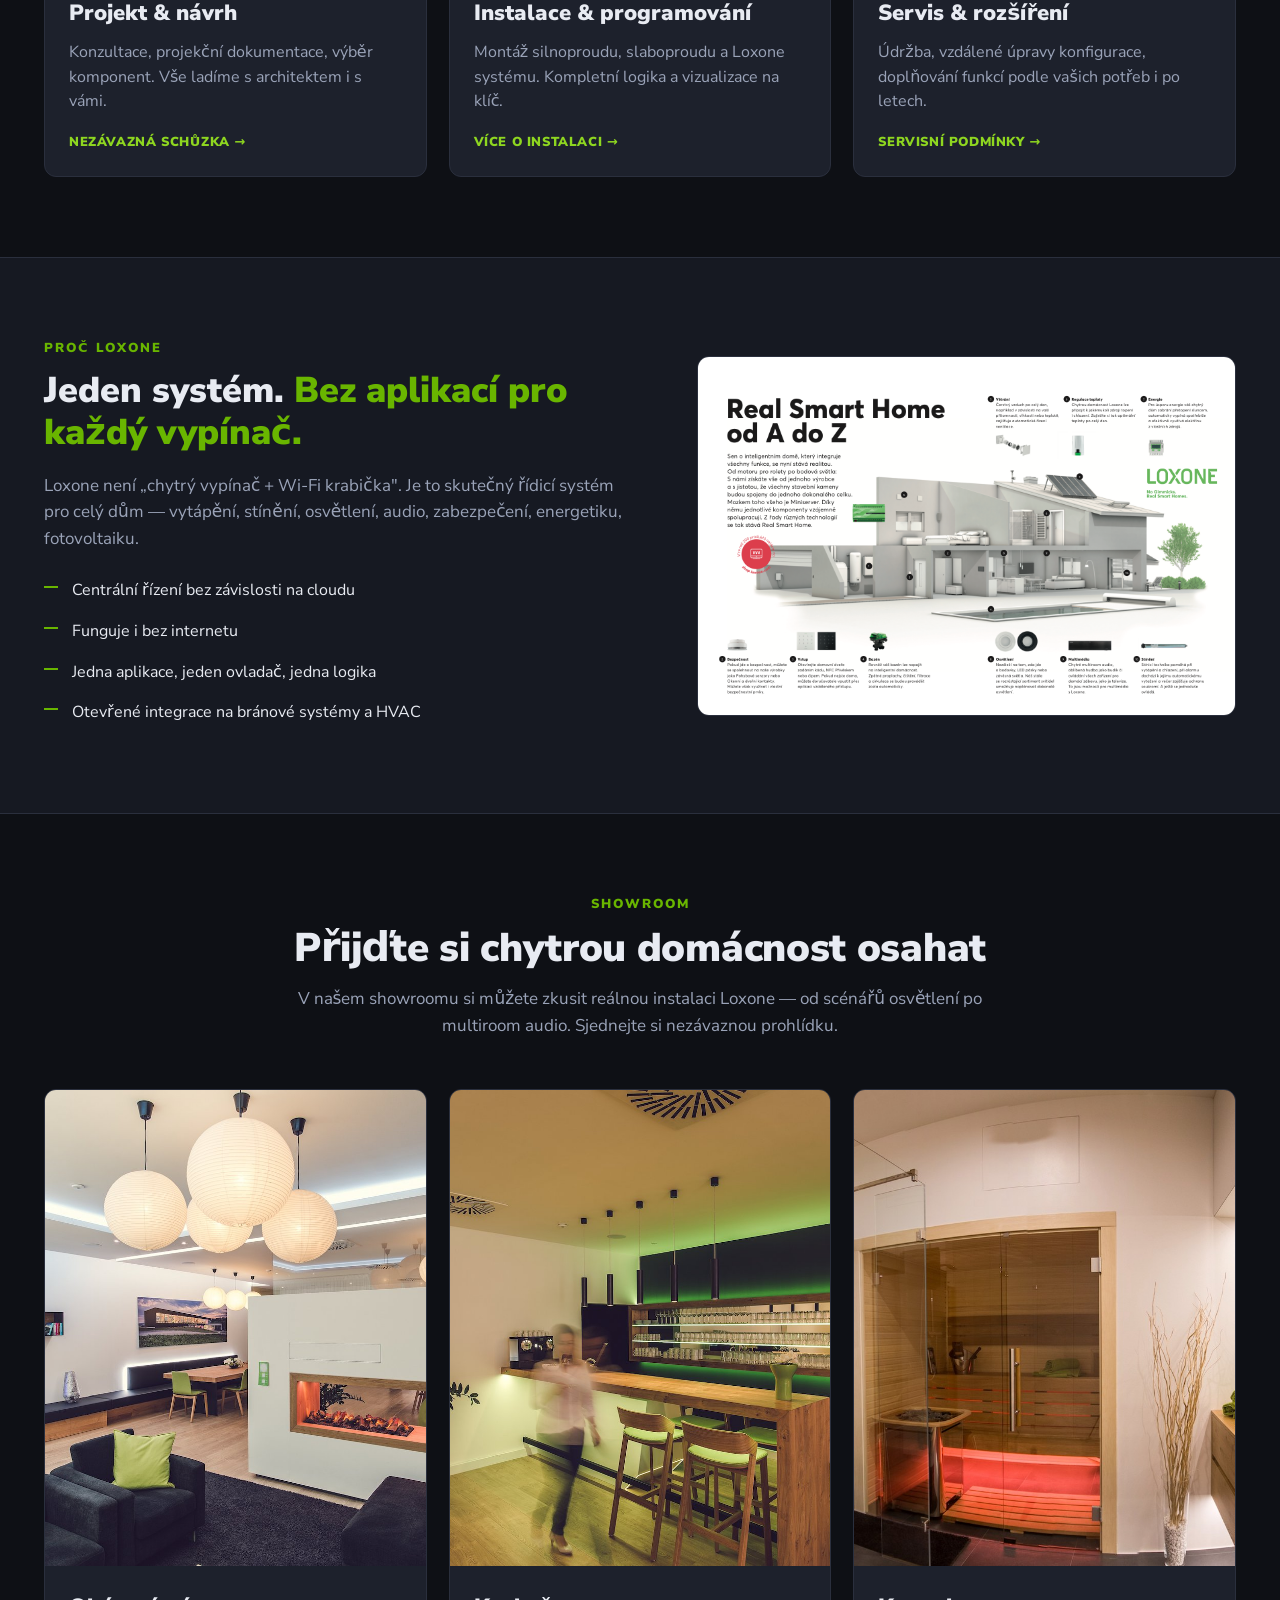
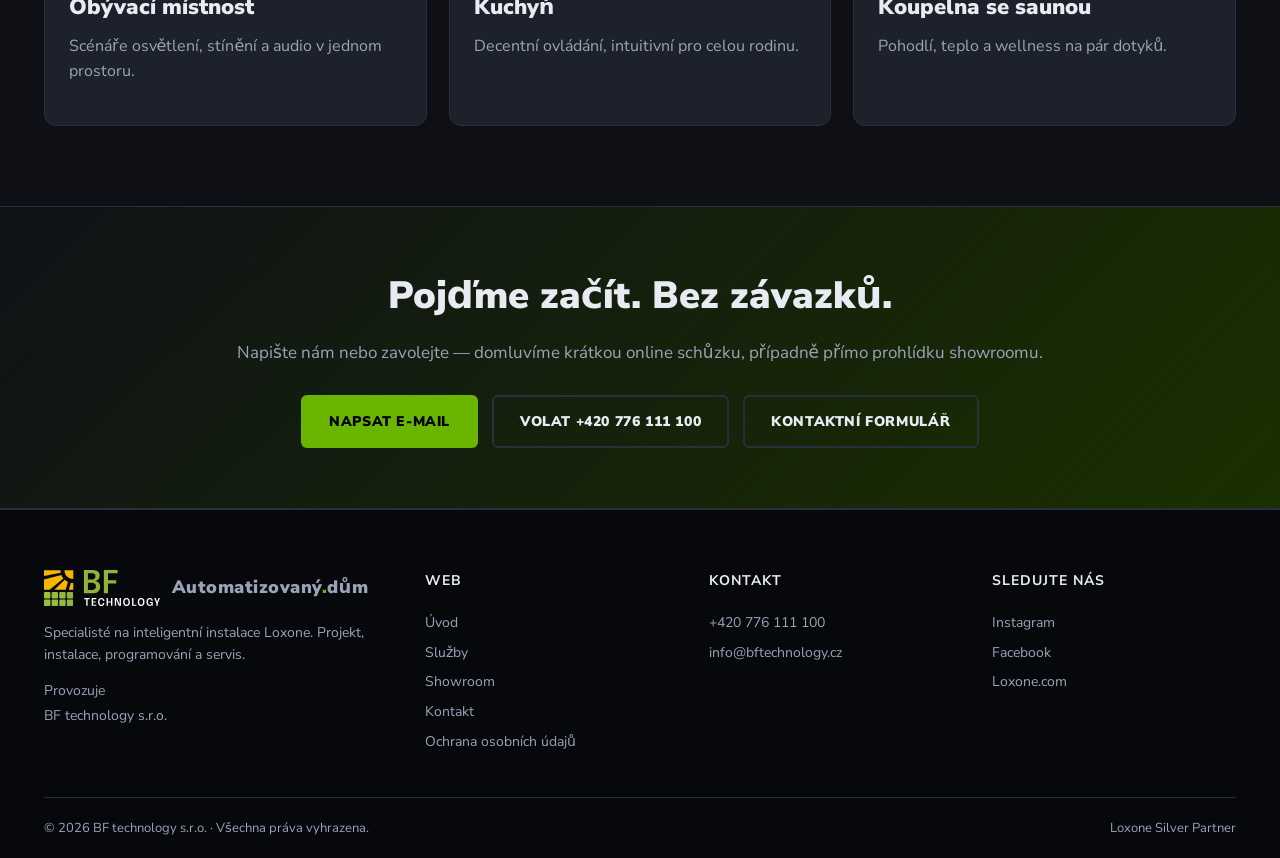
<file: index-original-wp.html>
<!DOCTYPE html>
<html lang="cs">
<head>
<meta charset="utf-8">
<meta name="viewport" content="width=device-width, initial-scale=1, shrink-to-fit=no">
<title>Automatizovaný dům | Inteligentní instalace Loxone od BF technology</title>
<meta name="description" content="Specializujeme se na instalace chytré domácnosti Loxone. Projekt, instalace, programování i servis na klíč. BF technology – Loxone Silver Partner.">

<link rel="apple-touch-icon" sizes="180x180" href="www.automatizovany-dum.cz/wp-content/themes/loxone-theme/images/favicon/apple-icon-precomposed.png">
<link rel="icon" type="image/png" sizes="32x32" href="www.automatizovany-dum.cz/wp-content/themes/loxone-theme/images/favicon/favicon-32x32.png">
<link rel="icon" type="image/png" sizes="16x16" href="www.automatizovany-dum.cz/wp-content/themes/loxone-theme/images/favicon/favicon-16x16.png">
<link rel="shortcut icon" href="www.automatizovany-dum.cz/wp-content/themes/loxone-theme/images/favicon/favicon.ico">

<link rel="stylesheet" href="fonts.googleapis.com/nunito-sans.css">

<style>
  :root {
    --bg: #0e1015;
    --bg-2: #161922;
    --card: #1d212c;
    --line: #2a2f3d;
    --text: #e8ebf2;
    --text-dim: #9aa3b8;
    --accent: #69b500;     /* Loxone green */
    --accent-2: #8ed620;
    --gold: #c9a14a;
    --max: 1240px;
  }
  *, *::before, *::after { box-sizing: border-box; }
  html, body { margin: 0; padding: 0; }
  body {
    font-family: 'Nunito Sans', system-ui, -apple-system, Segoe UI, Roboto, sans-serif;
    background: var(--bg);
    color: var(--text);
    line-height: 1.55;
    -webkit-font-smoothing: antialiased;
  }
  a { color: var(--accent-2); text-decoration: none; }
  a:hover { color: #fff; }
  img { max-width: 100%; display: block; height: auto; }
  .container { max-width: var(--max); margin: 0 auto; padding: 0 24px; }

  /* TOP BAR */
  .topbar {
    background: #000;
    color: var(--text-dim);
    font-size: 13px;
    padding: 8px 0;
    border-bottom: 1px solid var(--line);
  }
  .topbar .row { display: flex; justify-content: space-between; align-items: center; gap: 16px; flex-wrap: wrap; }
  .topbar a { color: var(--text-dim); }
  .topbar a:hover { color: var(--accent-2); }
  .topbar .contact-mini { display: flex; gap: 18px; align-items: center; }
  .topbar .social { display: flex; gap: 8px; align-items: center; }

  /* HEADER */
  .site-header {
    position: sticky; top: 0; z-index: 50;
    background: rgba(14, 16, 21, 0.92);
    backdrop-filter: blur(10px);
    border-bottom: 1px solid var(--line);
  }
  .site-header .row { display: flex; align-items: center; justify-content: space-between; padding: 18px 0; gap: 24px; }
  .brand { display: flex; align-items: center; gap: 12px; }
  .brand img { height: 38px; width: auto; }
  .brand-text { font-weight: 900; letter-spacing: 0.5px; font-size: 18px; }
  .brand-text span { color: var(--accent); }
  nav.primary { display: flex; gap: 28px; }
  nav.primary a {
    color: var(--text);
    font-weight: 700;
    font-size: 14px;
    text-transform: uppercase;
    letter-spacing: 0.6px;
    position: relative;
    padding: 6px 0;
  }
  nav.primary a::after {
    content: "";
    position: absolute; left: 0; bottom: 0; height: 2px; width: 0;
    background: var(--accent);
    transition: width .2s ease;
  }
  nav.primary a:hover::after { width: 100%; }
  .header-cta {
    background: var(--accent);
    color: #000;
    font-weight: 800;
    padding: 10px 20px;
    border-radius: 4px;
    font-size: 14px;
    text-transform: uppercase;
    letter-spacing: 0.6px;
    transition: background .2s;
  }
  .header-cta:hover { background: var(--accent-2); color: #000; }

  /* HERO */
  .hero {
    position: relative;
    background:
      radial-gradient(ellipse at 80% 30%, rgba(105,181,0,0.18), transparent 60%),
      linear-gradient(180deg, #0e1015 0%, #0a0c11 100%);
    padding: 70px 0 50px;
    overflow: hidden;
  }
  .hero-grid { display: grid; grid-template-columns: 1.05fr 1fr; gap: 60px; align-items: center; }
  .hero h1 {
    font-size: clamp(34px, 4.6vw, 56px);
    line-height: 1.05;
    margin: 0 0 22px;
    font-weight: 900;
    letter-spacing: -0.5px;
  }
  .hero h1 .hl { color: var(--accent); }
  .hero p.lead {
    font-size: 18px;
    color: var(--text-dim);
    max-width: 540px;
    margin: 0 0 32px;
  }
  .hero .cta-row { display: flex; gap: 14px; flex-wrap: wrap; }
  .btn {
    display: inline-block;
    padding: 14px 26px;
    border-radius: 6px;
    font-weight: 800;
    text-transform: uppercase;
    letter-spacing: 0.6px;
    font-size: 14px;
    border: 2px solid transparent;
    transition: all .2s;
  }
  .btn-primary { background: var(--accent); color: #000; }
  .btn-primary:hover { background: var(--accent-2); color: #000; }
  .btn-ghost { border-color: var(--line); color: var(--text); }
  .btn-ghost:hover { border-color: var(--accent); color: var(--accent-2); }
  .hero-img-wrap {
    position: relative;
    background: radial-gradient(circle at center, rgba(105,181,0,0.15), transparent 70%);
    border-radius: 16px;
    padding: 10px;
  }
  .hero-img-wrap img { border-radius: 12px; }

  /* PILL ROW (partner badge) */
  .badge-row {
    display: flex; gap: 10px; align-items: center;
    background: rgba(255,255,255,0.04);
    border: 1px solid var(--line);
    padding: 6px 12px 6px 6px;
    border-radius: 999px;
    width: max-content;
    margin: 0 0 24px;
    font-size: 13px;
    color: var(--text-dim);
  }
  .badge-row .dot { width: 8px; height: 8px; border-radius: 50%; background: var(--accent); box-shadow: 0 0 0 4px rgba(105,181,0,0.18); }
  .badge-row strong { color: var(--text); }

  /* STATS */
  .stats {
    background: var(--bg-2);
    border-top: 1px solid var(--line);
    border-bottom: 1px solid var(--line);
    padding: 40px 0;
  }
  .stats-grid { display: grid; grid-template-columns: repeat(4, 1fr); gap: 24px; }
  .stat .num {
    font-size: clamp(32px, 3.5vw, 48px);
    font-weight: 900;
    color: var(--accent);
    line-height: 1;
  }
  .stat .label {
    color: var(--text-dim);
    font-size: 14px;
    text-transform: uppercase;
    letter-spacing: 0.6px;
    margin-top: 8px;
  }

  /* SECTION */
  section.block { padding: 80px 0; }
  .section-head { text-align: center; margin: 0 auto 50px; max-width: 740px; }
  .section-head .eyebrow {
    color: var(--accent);
    font-size: 13px;
    font-weight: 800;
    letter-spacing: 2px;
    text-transform: uppercase;
    margin: 0 0 12px;
  }
  .section-head h2 {
    font-size: clamp(28px, 3.2vw, 40px);
    line-height: 1.1;
    margin: 0 0 16px;
    font-weight: 900;
    letter-spacing: -0.3px;
  }
  .section-head p { color: var(--text-dim); margin: 0; font-size: 17px; }

  /* SERVICE CARDS */
  .cards { display: grid; grid-template-columns: repeat(3, 1fr); gap: 22px; }
  .card {
    background: var(--card);
    border: 1px solid var(--line);
    border-radius: 12px;
    overflow: hidden;
    transition: transform .25s ease, border-color .25s ease;
    display: flex;
    flex-direction: column;
  }
  .card:hover { transform: translateY(-4px); border-color: var(--accent); }
  .card .img-wrap {
    aspect-ratio: 4 / 5;
    overflow: hidden;
    background: #000;
  }
  .card .img-wrap img {
    width: 100%; height: 100%;
    object-fit: cover;
    transition: transform .4s ease;
  }
  .card:hover .img-wrap img { transform: scale(1.04); }
  .card .body { padding: 24px; flex: 1; display: flex; flex-direction: column; }
  .card h3 { margin: 0 0 10px; font-size: 22px; font-weight: 900; }
  .card p { margin: 0 0 18px; color: var(--text-dim); flex: 1; }
  .card a.more {
    align-self: flex-start;
    color: var(--accent-2);
    font-weight: 800;
    text-transform: uppercase;
    letter-spacing: 0.6px;
    font-size: 13px;
  }
  .card a.more::after { content: " →"; }

  /* FEATURE SPLIT */
  .feature {
    display: grid;
    grid-template-columns: 1.1fr 1fr;
    gap: 60px;
    align-items: center;
  }
  .feature.reverse { grid-template-columns: 1fr 1.1fr; }
  .feature h3 {
    font-size: clamp(26px, 2.8vw, 36px);
    line-height: 1.15;
    margin: 0 0 20px;
    font-weight: 900;
  }
  .feature h3 span { color: var(--accent); }
  .feature p { color: var(--text-dim); font-size: 17px; margin: 0 0 14px; }
  .feature ul { padding: 0; margin: 18px 0 0; list-style: none; }
  .feature ul li {
    padding: 8px 0 8px 28px;
    position: relative;
    color: var(--text);
  }
  .feature ul li::before {
    content: "";
    position: absolute; left: 0; top: 16px;
    width: 14px; height: 2px; background: var(--accent);
  }
  .feature img { border-radius: 12px; border: 1px solid var(--line); }

  /* CTA STRIP */
  .cta-strip {
    background: linear-gradient(135deg, #0f1217 0%, #1a3000 100%);
    border-top: 1px solid var(--line);
    border-bottom: 1px solid var(--line);
    padding: 60px 0;
    text-align: center;
  }
  .cta-strip h2 { margin: 0 0 14px; font-size: clamp(26px, 3vw, 38px); font-weight: 900; }
  .cta-strip p { color: var(--text-dim); margin: 0 0 28px; font-size: 17px; }

  /* FOOTER */
  footer.site {
    background: #07080b;
    border-top: 1px solid var(--line);
    padding: 60px 0 20px;
    color: var(--text-dim);
    font-size: 14px;
  }
  footer.site .grid { display: grid; grid-template-columns: 1.4fr 1fr 1fr 1fr; gap: 40px; }
  footer.site h4 {
    color: var(--text);
    font-size: 14px;
    text-transform: uppercase;
    letter-spacing: 1px;
    margin: 0 0 16px;
  }
  footer.site a { display: block; padding: 4px 0; color: var(--text-dim); }
  footer.site a:hover { color: var(--accent-2); }
  footer.site .copy {
    border-top: 1px solid var(--line);
    margin-top: 40px;
    padding-top: 20px;
    display: flex;
    justify-content: space-between;
    flex-wrap: wrap;
    gap: 12px;
    font-size: 13px;
  }

  /* SOCIAL ICONS (reusable) */
  .ico { display: inline-block; line-height: 0; }
  .ico svg { display: block; }

  /* RESPONSIVE */
  @media (max-width: 900px) {
    .hero-grid, .feature, .feature.reverse { grid-template-columns: 1fr; gap: 36px; }
    .cards { grid-template-columns: 1fr; }
    .stats-grid { grid-template-columns: repeat(2, 1fr); }
    nav.primary { display: none; }
    footer.site .grid { grid-template-columns: 1fr 1fr; }
  }
  @media (max-width: 540px) {
    .topbar .contact-mini { display: none; }
    footer.site .grid { grid-template-columns: 1fr; }
    .stats-grid { grid-template-columns: 1fr 1fr; }
    .hero { padding: 40px 0 20px; }
    section.block { padding: 60px 0; }
  }
</style>
</head>

<body>

<!-- TOP BAR -->
<div class="topbar">
  <div class="container row">
    <div class="contact-mini">
      <span>📞 <a href="tel:+420776111100">+420 776 111 100</a></span>
      <span>✉ <a href="mailto:info@bftechnology.cz">info@bftechnology.cz</a></span>
    </div>
    <div class="social">
      <a href="https://www.instagram.com/bftechnology_sro/" target="_blank" rel="noopener" aria-label="Instagram" class="ico">
        <svg width="22" height="22" viewBox="0 0 28 28" xmlns="http://www.w3.org/2000/svg"><defs><linearGradient id="ig2" x1="0%" y1="100%" x2="100%" y2="0%"><stop offset="0%" stop-color="#feda75"/><stop offset="25%" stop-color="#fa7e1e"/><stop offset="50%" stop-color="#d62976"/><stop offset="75%" stop-color="#962fbf"/><stop offset="100%" stop-color="#4f5bd5"/></linearGradient></defs><rect width="28" height="28" rx="7" fill="url(#ig2)"/><rect x="6.5" y="6.5" width="15" height="15" rx="4.5" fill="none" stroke="#fff" stroke-width="1.8"/><circle cx="14" cy="14" r="3.6" fill="none" stroke="#fff" stroke-width="1.8"/><circle cx="19" cy="9" r="1.1" fill="#fff"/></svg>
      </a>
      <a href="https://www.facebook.com/BFtechnologyCZ/" target="_blank" rel="noopener" aria-label="Facebook" class="ico">
        <svg width="22" height="22" viewBox="0 0 28 28" xmlns="http://www.w3.org/2000/svg"><rect width="28" height="28" rx="7" fill="#1877F2"/><path d="M16.4 14.5h2.3l.4-2.9h-2.7v-1.9c0-.8.2-1.4 1.4-1.4h1.4V5.7c-.3 0-1.2-.1-2.2-.1-2.2 0-3.6 1.3-3.6 3.7v2.3H11v2.9h2.4V22h3z" fill="#fff"/></svg>
      </a>
    </div>
  </div>
</div>

<!-- HEADER -->
<header class="site-header">
  <div class="container row">
    <a href="index2.html" class="brand">
      <img src="www.automatizovany-dum.cz/wp-content/uploads/2022/08/bf-technology-logo_final_bile.svg" alt="BF technology">
      <span class="brand-text">Automatizovaný<span>.</span>dům</span>
    </a>
    <nav class="primary">
      <a href="#sluzby">Služby</a>
      <a href="#showroom">Showroom</a>
      <a href="#proc">Proč Loxone</a>
      <a href="#kontakt">Kontakt</a>
    </nav>
    <a class="header-cta" href="#kontakt">Nezávazná poptávka</a>
  </div>
</header>

<!-- HERO -->
<section class="hero">
  <div class="container hero-grid">
    <div>
      <div class="badge-row">
        <span class="dot"></span>
        <span><strong>Loxone Silver Partner</strong> &nbsp;·&nbsp; Realizace na klíč</span>
      </div>
      <h1>Chytrá <span class="hl">domácnost Loxone.</span><br>Postavená pořádně.</h1>
      <p class="lead">Navrhneme, naprogramujeme a uvedeme do provozu inteligentní instalaci pro váš dům, byt či firmu. Bez kompromisů, bez plovoucích cen, s plnou odpovědností.</p>
      <div class="cta-row">
        <a class="btn btn-primary" href="#kontakt">Domluvit konzultaci</a>
        <a class="btn btn-ghost" href="#showroom">Prohlédnout showroom</a>
      </div>
    </div>
    <div class="hero-img-wrap">
      <img src="assets/loxone/3d-house-icons.png" alt="3D vizualizace chytré domácnosti Loxone">
    </div>
  </div>
</section>

<!-- STATS -->
<section class="stats">
  <div class="container stats-grid">
    <div class="stat"><div class="num">10+</div><div class="label">Let zkušeností</div></div>
    <div class="stat"><div class="num">100%</div><div class="label">Realizací na klíč</div></div>
    <div class="stat"><div class="num">24/7</div><div class="label">Servisní podpora</div></div>
    <div class="stat"><div class="num">★ Silver</div><div class="label">Loxone Partner</div></div>
  </div>
</section>

<!-- SLUZBY / CARDS -->
<section class="block" id="sluzby">
  <div class="container">
    <div class="section-head">
      <p class="eyebrow">Co děláme</p>
      <h2>Komplet od projektu po servis</h2>
      <p>Žádné dodavatele třetích stran, žádné rozhozené odpovědnosti. Od první kresby po finální nastavení vám vše uděláme přímo my.</p>
    </div>
    <div class="cards">
      <article class="card">
        <div class="img-wrap"><img src="assets/loxone/poster-miniserver.png" alt="Loxone Miniserver"></div>
        <div class="body">
          <h3>Projekt &amp; návrh</h3>
          <p>Konzultace, projekční dokumentace, výběr komponent. Vše ladíme s architektem i s vámi.</p>
          <a href="#kontakt" class="more">Nezávazná schůzka</a>
        </div>
      </article>
      <article class="card">
        <div class="img-wrap"><img src="assets/loxone/poster-trilogy.png" alt="Loxone produkty"></div>
        <div class="body">
          <h3>Instalace &amp; programování</h3>
          <p>Montáž silnoproudu, slaboproudu a Loxone systému. Kompletní logika a vizualizace na klíč.</p>
          <a href="#kontakt" class="more">Více o instalaci</a>
        </div>
      </article>
      <article class="card">
        <div class="img-wrap"><img src="assets/loxone/poster-collage.png" alt="Loxone instalace"></div>
        <div class="body">
          <h3>Servis &amp; rozšíření</h3>
          <p>Údržba, vzdálené úpravy konfigurace, doplňování funkcí podle vašich potřeb i po letech.</p>
          <a href="#kontakt" class="more">Servisní podmínky</a>
        </div>
      </article>
    </div>
  </div>
</section>

<!-- FEATURE 1 -->
<section class="block" id="proc" style="background: var(--bg-2); border-top:1px solid var(--line); border-bottom:1px solid var(--line);">
  <div class="container feature">
    <div>
      <p class="eyebrow" style="color:var(--accent); font-size:13px; font-weight:800; letter-spacing:2px; text-transform:uppercase; margin:0 0 12px;">Proč Loxone</p>
      <h3>Jeden systém. <span>Bez aplikací pro každý vypínač.</span></h3>
      <p>Loxone není „chytrý vypínač + Wi-Fi krabička". Je to skutečný řídicí systém pro celý dům — vytápění, stínění, osvětlení, audio, zabezpečení, energetiku, fotovoltaiku.</p>
      <ul>
        <li>Centrální řízení bez závislosti na cloudu</li>
        <li>Funguje i bez internetu</li>
        <li>Jedna aplikace, jeden ovladač, jedna logika</li>
        <li>Otevřené integrace na bránové systémy a HVAC</li>
      </ul>
    </div>
    <div><img src="assets/loxone/3d-house-text.png" alt="Funkce automatizovaného domu"></div>
  </div>
</section>

<!-- SHOWROOM -->
<section class="block" id="showroom">
  <div class="container">
    <div class="section-head">
      <p class="eyebrow">Showroom</p>
      <h2>Přijďte si chytrou domácnost osahat</h2>
      <p>V našem showroomu si můžete zkusit reálnou instalaci Loxone — od scénářů osvětlení po multiroom audio. Sjednejte si nezávaznou prohlídku.</p>
    </div>
    <div class="cards">
      <article class="card"><div class="img-wrap"><img src="www.automatizovany-dum.cz/wp-content/uploads/2022/02/Showhome-Loxone-cb-obyvaci-mistnost-bila.jpg" alt="Obývací místnost"></div><div class="body"><h3>Obývací místnost</h3><p>Scénáře osvětlení, stínění a audio v jednom prostoru.</p></div></article>
      <article class="card"><div class="img-wrap"><img src="www.automatizovany-dum.cz/wp-content/uploads/2022/02/Showhome-Loxone-cb-kuchyn-zelena.jpg" alt="Kuchyň"></div><div class="body"><h3>Kuchyň</h3><p>Decentní ovládání, intuitivní pro celou rodinu.</p></div></article>
      <article class="card"><div class="img-wrap"><img src="www.automatizovany-dum.cz/wp-content/uploads/2022/02/Showhome-Loxone-cb-koupelna-se-saunou.jpg" alt="Koupelna se saunou"></div><div class="body"><h3>Koupelna se saunou</h3><p>Pohodlí, teplo a wellness na pár dotyků.</p></div></article>
    </div>
  </div>
</section>

<!-- CTA STRIP -->
<section class="cta-strip" id="kontakt">
  <div class="container">
    <h2>Pojďme začít. Bez závazků.</h2>
    <p>Napište nám nebo zavolejte — domluvíme krátkou online schůzku, případně přímo prohlídku showroomu.</p>
    <div style="display:flex; gap:14px; justify-content:center; flex-wrap:wrap;">
      <a class="btn btn-primary" href="mailto:info@bftechnology.cz">Napsat e-mail</a>
      <a class="btn btn-ghost" href="tel:+420776111100">Volat +420 776 111 100</a>
      <a class="btn btn-ghost" href="kontakty/">Kontaktní formulář</a>
    </div>
  </div>
</section>

<!-- FOOTER -->
<footer class="site">
  <div class="container">
    <div class="grid">
      <div>
        <div class="brand" style="margin-bottom:16px;">
          <img src="www.automatizovany-dum.cz/wp-content/uploads/2022/08/bf-technology-logo_final_bile.svg" alt="BF technology" style="height:36px;">
          <span class="brand-text">Automatizovaný<span style="color:var(--accent);">.</span>dům</span>
        </div>
        <p style="margin:0 0 14px;">Specialisté na inteligentní instalace Loxone. Projekt, instalace, programování a servis.</p>
        <p style="margin:0;">Provozuje <a href="https://www.bftechnology.cz/" target="_blank" rel="noopener">BF technology s.r.o.</a></p>
      </div>
      <div>
        <h4>Web</h4>
        <a href="index2.html">Úvod</a>
        <a href="#sluzby">Služby</a>
        <a href="#showroom">Showroom</a>
        <a href="kontakty/">Kontakt</a>
        <a href="ochrana-osobnich-udaju/">Ochrana osobních údajů</a>
      </div>
      <div>
        <h4>Kontakt</h4>
        <a href="tel:+420776111100">+420 776 111 100</a>
        <a href="mailto:info@bftechnology.cz">info@bftechnology.cz</a>
      </div>
      <div>
        <h4>Sledujte nás</h4>
        <a href="https://www.instagram.com/bftechnology_sro/" target="_blank" rel="noopener">Instagram</a>
        <a href="https://www.facebook.com/BFtechnologyCZ/" target="_blank" rel="noopener">Facebook</a>
        <a href="https://www.loxone.com/cscz/" target="_blank" rel="noopener">Loxone.com</a>
      </div>
    </div>
    <div class="copy">
      <span>© 2026 BF technology s.r.o. · Všechna práva vyhrazena.</span>
      <span>Loxone Silver Partner</span>
    </div>
  </div>
</footer>

</body>
</html>
</file>
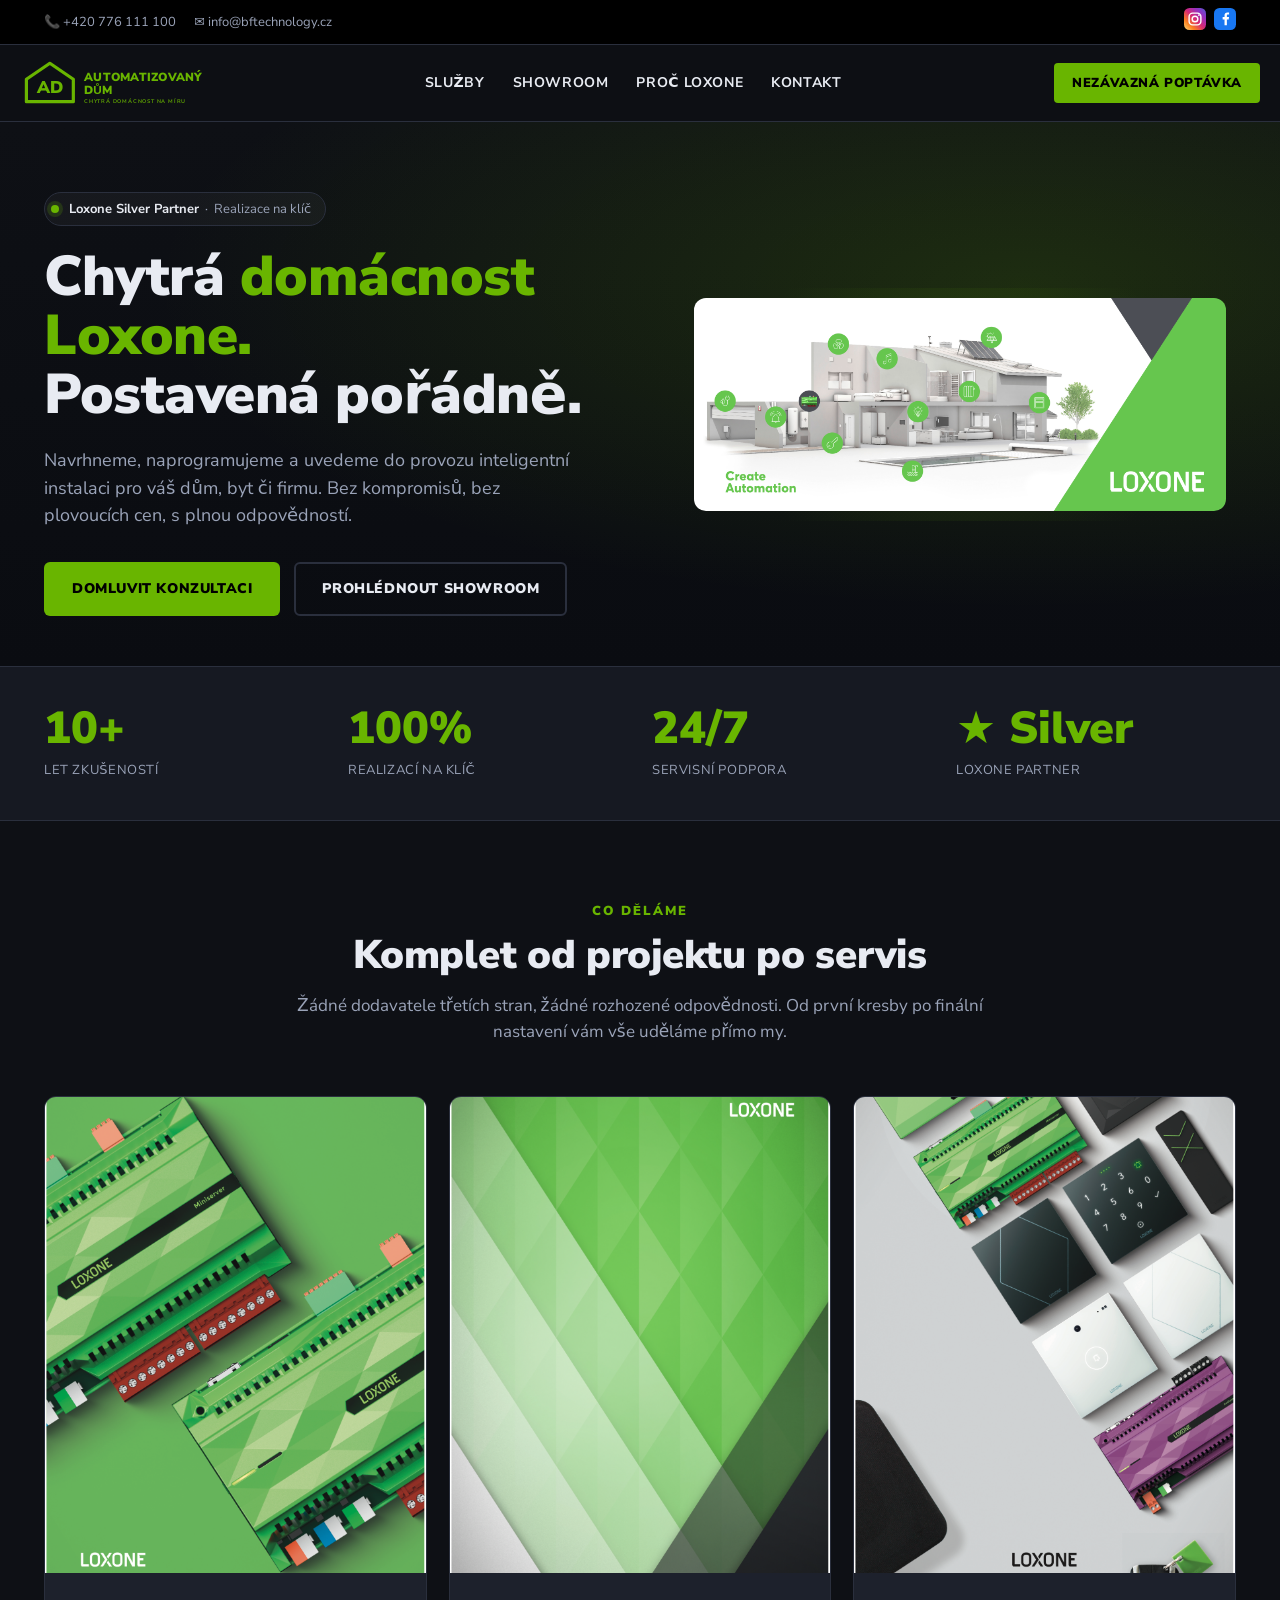
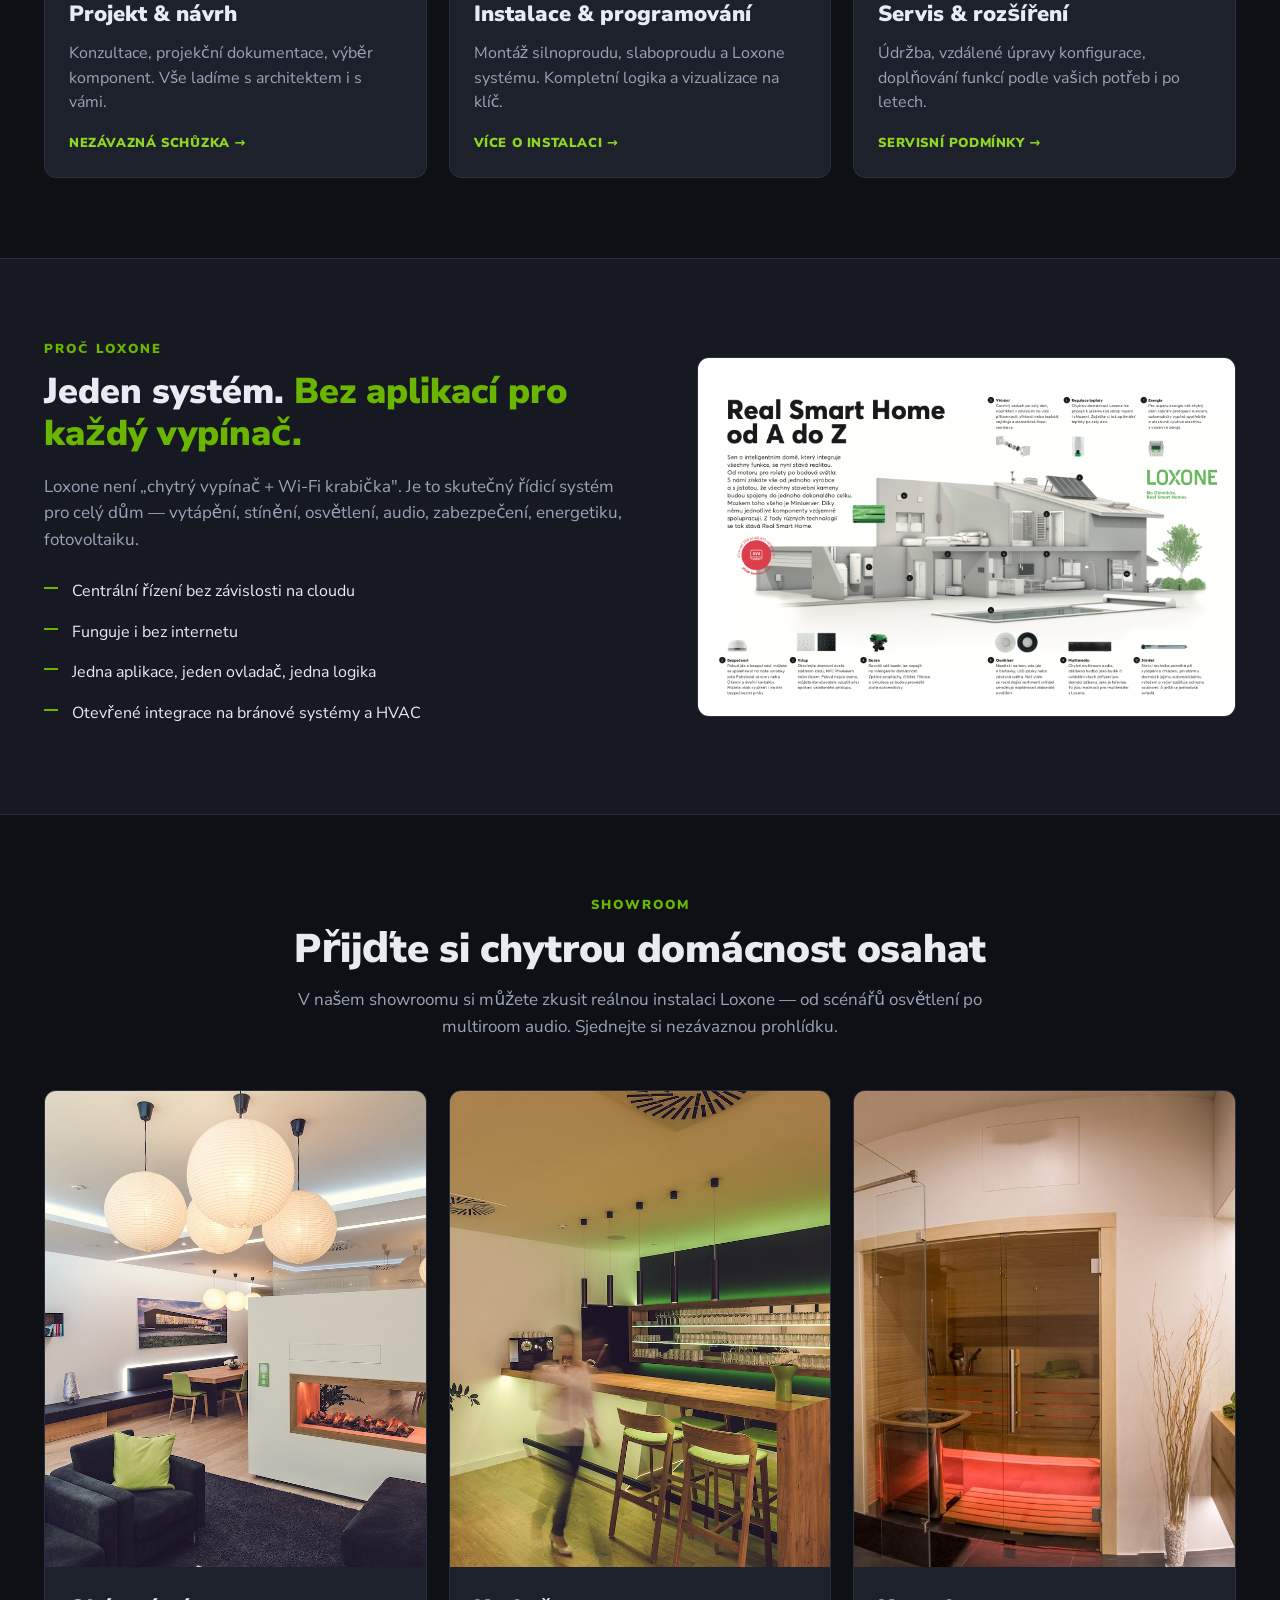
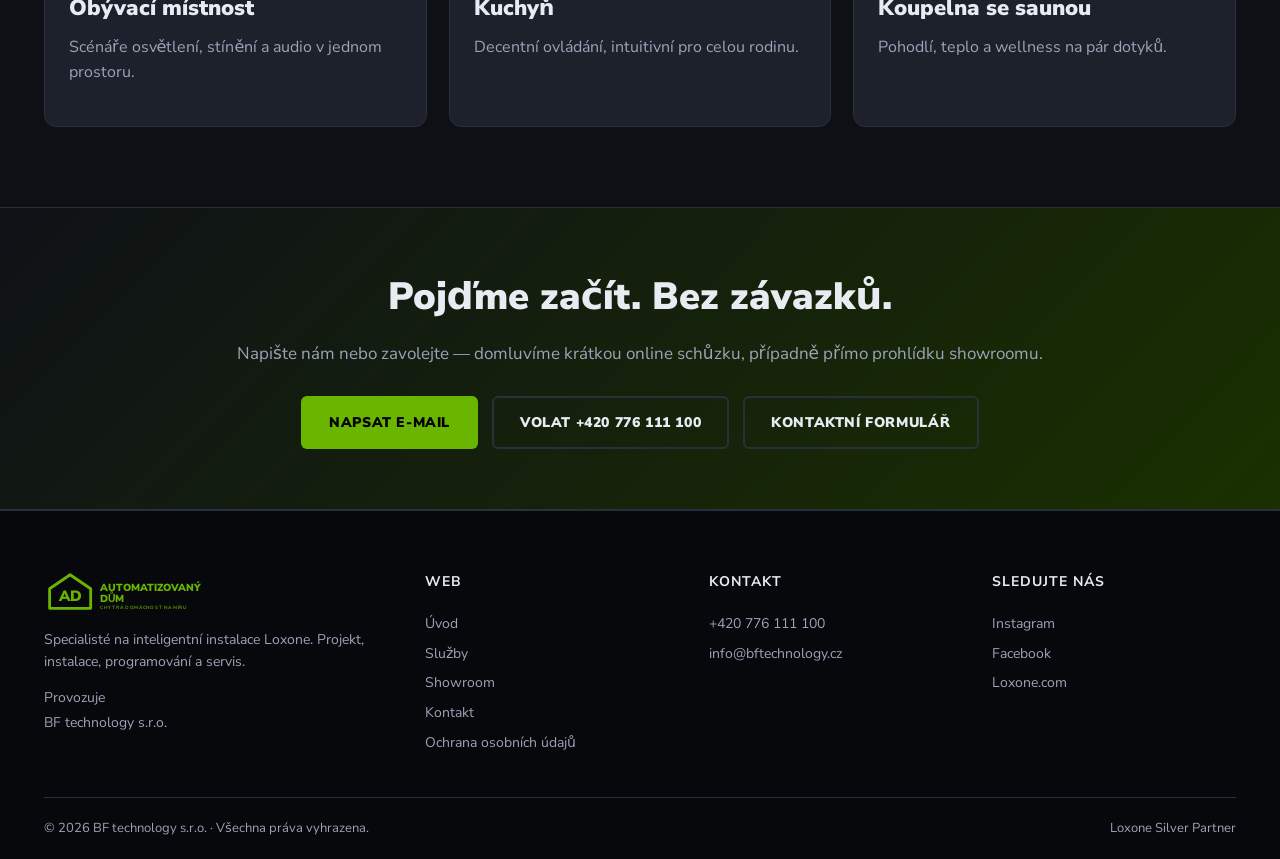
<file: index2.html>
<!DOCTYPE html>
<html lang="cs">
<head>
<meta charset="utf-8">
<meta name="viewport" content="width=device-width, initial-scale=1, shrink-to-fit=no, viewport-fit=cover">
<title>Automatizovaný dům | Inteligentní instalace Loxone od BF technology</title>
<meta name="description" content="Specializujeme se na instalace chytré domácnosti Loxone. Projekt, instalace, programování i servis na klíč. BF technology – Loxone Silver Partner.">

<link rel="apple-touch-icon" sizes="180x180" href="www.automatizovany-dum.cz/wp-content/themes/loxone-theme/images/favicon/apple-icon-precomposed.png">
<link rel="icon" type="image/png" sizes="32x32" href="www.automatizovany-dum.cz/wp-content/themes/loxone-theme/images/favicon/favicon-32x32.png">
<link rel="icon" type="image/png" sizes="16x16" href="www.automatizovany-dum.cz/wp-content/themes/loxone-theme/images/favicon/favicon-16x16.png">
<link rel="shortcut icon" href="www.automatizovany-dum.cz/wp-content/themes/loxone-theme/images/favicon/favicon.ico">

<link rel="stylesheet" href="fonts.googleapis.com/nunito-sans.css">

<style>
  :root {
    --bg: #0e1015;
    --bg-2: #161922;
    --card: #1d212c;
    --line: #2a2f3d;
    --text: #e8ebf2;
    --text-dim: #9aa3b8;
    --accent: #69b500;
    --accent-2: #8ed620;
    --max: 1240px;
  }
  *, *::before, *::after { box-sizing: border-box; }
  html { -webkit-text-size-adjust: 100%; }
  html, body { margin: 0; padding: 0; overflow-x: hidden; }
  body {
    font-family: 'Nunito Sans', system-ui, -apple-system, Segoe UI, Roboto, sans-serif;
    background: var(--bg);
    color: var(--text);
    line-height: 1.55;
    -webkit-font-smoothing: antialiased;
  }
  a { color: var(--accent-2); text-decoration: none; }
  a:hover { color: #fff; }
  img { max-width: 100%; display: block; height: auto; }
  .container { max-width: var(--max); margin: 0 auto; padding: 0 24px; }

  /* LOGO SVG */
  .logo-svg { color: var(--accent); display: block; height: 48px; width: auto; }
  .logo-svg .roof, .logo-svg .letters, .logo-svg .word, .logo-svg .tagline { fill: currentColor; }
  .logo-svg .house-stroke { stroke: currentColor; fill: none; }

  /* TOP BAR */
  .topbar {
    background: #000;
    color: var(--text-dim);
    font-size: 13px;
    padding: 8px 0;
    border-bottom: 1px solid var(--line);
  }
  .topbar .row { display: flex; justify-content: space-between; align-items: center; gap: 16px; flex-wrap: wrap; }
  .topbar a { color: var(--text-dim); }
  .topbar a:hover { color: var(--accent-2); }
  .topbar .contact-mini { display: flex; gap: 18px; align-items: center; flex-wrap: wrap; }
  .topbar .social { display: flex; gap: 8px; align-items: center; }

  /* HEADER */
  .site-header {
    position: sticky; top: 0; z-index: 50;
    background: rgba(14, 16, 21, 0.95);
    backdrop-filter: blur(10px);
    border-bottom: 1px solid var(--line);
  }
  .site-header .row { display: flex; align-items: center; justify-content: space-between; padding: 14px 0; gap: 16px; }
  .brand { display: flex; align-items: center; gap: 12px; min-width: 0; }
  nav.primary { display: flex; gap: 28px; }
  nav.primary a {
    color: var(--text); font-weight: 700; font-size: 14px;
    text-transform: uppercase; letter-spacing: 0.6px;
    position: relative; padding: 6px 0;
  }
  nav.primary a::after {
    content: ""; position: absolute; left: 0; bottom: 0; height: 2px; width: 0;
    background: var(--accent); transition: width .2s ease;
  }
  nav.primary a:hover::after { width: 100%; }
  .header-cta {
    background: var(--accent); color: #000; font-weight: 800;
    padding: 10px 18px; border-radius: 4px; font-size: 13px;
    text-transform: uppercase; letter-spacing: 0.6px;
    transition: background .2s; white-space: nowrap;
  }
  .header-cta:hover { background: var(--accent-2); color: #000; }

  /* MOBILE HAMBURGER */
  .hamburger {
    display: none;
    background: transparent;
    border: 1px solid var(--line);
    border-radius: 6px;
    width: 42px; height: 42px;
    padding: 0;
    cursor: pointer;
    color: var(--text);
    align-items: center;
    justify-content: center;
  }
  .hamburger svg { width: 22px; height: 22px; }
  .mobile-menu {
    display: none;
    position: fixed; inset: 0; z-index: 100;
    background: var(--bg);
    padding: 80px 24px 24px;
    overflow-y: auto;
  }
  .mobile-menu.open { display: block; }
  .mobile-menu .close {
    position: absolute; top: 18px; right: 18px;
    width: 42px; height: 42px;
    background: transparent; border: 1px solid var(--line);
    border-radius: 6px; color: var(--text); cursor: pointer;
    display: flex; align-items: center; justify-content: center;
  }
  .mobile-menu a {
    display: block; padding: 16px 0; font-size: 20px; font-weight: 800;
    color: var(--text); border-bottom: 1px solid var(--line);
    text-transform: uppercase; letter-spacing: 0.6px;
  }
  .mobile-menu a:hover { color: var(--accent); }
  .mobile-menu .cta-mobile {
    display: inline-block; margin-top: 24px; padding: 14px 24px;
    background: var(--accent); color: #000; border-radius: 6px;
    font-weight: 800; text-transform: uppercase;
    border-bottom: none;
  }

  /* HERO */
  .hero {
    position: relative;
    background:
      radial-gradient(ellipse at 80% 30%, rgba(105,181,0,0.18), transparent 60%),
      linear-gradient(180deg, #0e1015 0%, #0a0c11 100%);
    padding: 70px 0 50px;
    overflow: hidden;
  }
  .hero-grid { display: grid; grid-template-columns: 1.05fr 1fr; gap: 60px; align-items: center; }
  .hero h1 {
    font-size: clamp(28px, 4.6vw, 56px);
    line-height: 1.05;
    margin: 0 0 22px;
    font-weight: 900;
    letter-spacing: -0.5px;
  }
  .hero h1 .hl { color: var(--accent); }
  .hero p.lead {
    font-size: clamp(15px, 1.6vw, 18px);
    color: var(--text-dim);
    max-width: 540px;
    margin: 0 0 32px;
  }
  .hero .cta-row { display: flex; gap: 14px; flex-wrap: wrap; }
  .btn {
    display: inline-block;
    padding: 14px 26px;
    border-radius: 6px;
    font-weight: 800;
    text-transform: uppercase;
    letter-spacing: 0.6px;
    font-size: 14px;
    border: 2px solid transparent;
    transition: all .2s;
    cursor: pointer;
  }
  .btn-primary { background: var(--accent); color: #000; }
  .btn-primary:hover { background: var(--accent-2); color: #000; }
  .btn-ghost { border-color: var(--line); color: var(--text); }
  .btn-ghost:hover { border-color: var(--accent); color: var(--accent-2); }
  .hero-img-wrap {
    position: relative;
    background: radial-gradient(circle at center, rgba(105,181,0,0.15), transparent 70%);
    border-radius: 16px;
    padding: 10px;
  }
  .hero-img-wrap img { border-radius: 12px; }

  /* PILL ROW */
  .badge-row {
    display: inline-flex; gap: 10px; align-items: center;
    background: rgba(255,255,255,0.04);
    border: 1px solid var(--line);
    padding: 6px 14px 6px 6px;
    border-radius: 999px;
    margin: 0 0 22px;
    font-size: 13px;
    color: var(--text-dim);
    max-width: 100%;
  }
  .badge-row .dot { width: 8px; height: 8px; border-radius: 50%; background: var(--accent); box-shadow: 0 0 0 4px rgba(105,181,0,0.18); flex-shrink: 0; }
  .badge-row strong { color: var(--text); }

  /* STATS */
  .stats {
    background: var(--bg-2);
    border-top: 1px solid var(--line);
    border-bottom: 1px solid var(--line);
    padding: 40px 0;
  }
  .stats-grid { display: grid; grid-template-columns: repeat(4, 1fr); gap: 24px; }
  .stat .num {
    font-size: clamp(28px, 3.5vw, 48px);
    font-weight: 900;
    color: var(--accent);
    line-height: 1;
  }
  .stat .label {
    color: var(--text-dim);
    font-size: 13px;
    text-transform: uppercase;
    letter-spacing: 0.6px;
    margin-top: 8px;
  }

  /* SECTION */
  section.block { padding: 80px 0; }
  .section-head { text-align: center; margin: 0 auto 50px; max-width: 740px; }
  .section-head .eyebrow {
    color: var(--accent);
    font-size: 13px;
    font-weight: 800;
    letter-spacing: 2px;
    text-transform: uppercase;
    margin: 0 0 12px;
  }
  .section-head h2 {
    font-size: clamp(26px, 3.2vw, 40px);
    line-height: 1.1;
    margin: 0 0 16px;
    font-weight: 900;
    letter-spacing: -0.3px;
  }
  .section-head p { color: var(--text-dim); margin: 0; font-size: clamp(15px, 1.6vw, 17px); }

  /* SERVICE CARDS */
  .cards { display: grid; grid-template-columns: repeat(3, 1fr); gap: 22px; }
  .card {
    background: var(--card);
    border: 1px solid var(--line);
    border-radius: 12px;
    overflow: hidden;
    transition: transform .25s ease, border-color .25s ease;
    display: flex;
    flex-direction: column;
  }
  .card:hover { transform: translateY(-4px); border-color: var(--accent); }
  .card .img-wrap {
    aspect-ratio: 4 / 5;
    overflow: hidden;
    background: #000;
  }
  .card .img-wrap img {
    width: 100%; height: 100%;
    object-fit: cover;
    transition: transform .4s ease;
  }
  .card:hover .img-wrap img { transform: scale(1.04); }
  .card .body { padding: 24px; flex: 1; display: flex; flex-direction: column; }
  .card h3 { margin: 0 0 10px; font-size: 22px; font-weight: 900; }
  .card p { margin: 0 0 18px; color: var(--text-dim); flex: 1; }
  .card a.more {
    align-self: flex-start;
    color: var(--accent-2);
    font-weight: 800;
    text-transform: uppercase;
    letter-spacing: 0.6px;
    font-size: 13px;
  }
  .card a.more::after { content: " →"; }

  /* FEATURE SPLIT */
  .feature {
    display: grid;
    grid-template-columns: 1.1fr 1fr;
    gap: 60px;
    align-items: center;
  }
  .feature h3 {
    font-size: clamp(24px, 2.8vw, 36px);
    line-height: 1.15;
    margin: 0 0 20px;
    font-weight: 900;
  }
  .feature h3 span { color: var(--accent); }
  .feature p { color: var(--text-dim); font-size: clamp(15px, 1.5vw, 17px); margin: 0 0 14px; }
  .feature ul { padding: 0; margin: 18px 0 0; list-style: none; }
  .feature ul li {
    padding: 8px 0 8px 28px;
    position: relative;
    color: var(--text);
  }
  .feature ul li::before {
    content: "";
    position: absolute; left: 0; top: 16px;
    width: 14px; height: 2px; background: var(--accent);
  }
  .feature img { border-radius: 12px; border: 1px solid var(--line); }

  /* CTA STRIP */
  .cta-strip {
    background: linear-gradient(135deg, #0f1217 0%, #1a3000 100%);
    border-top: 1px solid var(--line);
    border-bottom: 1px solid var(--line);
    padding: 60px 0;
    text-align: center;
  }
  .cta-strip h2 { margin: 0 0 14px; font-size: clamp(24px, 3vw, 38px); font-weight: 900; }
  .cta-strip p { color: var(--text-dim); margin: 0 0 28px; font-size: clamp(15px, 1.5vw, 17px); }

  /* FOOTER */
  footer.site {
    background: #07080b;
    border-top: 1px solid var(--line);
    padding: 60px 0 20px;
    color: var(--text-dim);
    font-size: 14px;
  }
  footer.site .grid { display: grid; grid-template-columns: 1.4fr 1fr 1fr 1fr; gap: 40px; }
  footer.site h4 {
    color: var(--text); font-size: 14px;
    text-transform: uppercase; letter-spacing: 1px;
    margin: 0 0 16px;
  }
  footer.site a { display: block; padding: 4px 0; color: var(--text-dim); }
  footer.site a:hover { color: var(--accent-2); }
  footer.site .copy {
    border-top: 1px solid var(--line);
    margin-top: 40px; padding-top: 20px;
    display: flex; justify-content: space-between;
    flex-wrap: wrap; gap: 12px; font-size: 13px;
  }

  /* RESPONSIVE */
  @media (max-width: 980px) {
    .hero-grid, .feature { grid-template-columns: 1fr; gap: 36px; }
    .hero-img-wrap { max-width: 480px; margin: 0 auto; }
    .cards { grid-template-columns: 1fr 1fr; gap: 18px; }
    .stats-grid { grid-template-columns: repeat(4, 1fr); }
    nav.primary { display: none; }
    .hamburger { display: inline-flex; }
    .header-cta { display: none; }
    footer.site .grid { grid-template-columns: 1fr 1fr; }
  }
  @media (max-width: 640px) {
    .container { padding: 0 16px; }
    .topbar { font-size: 12px; padding: 6px 0; }
    .topbar .row { justify-content: center; }
    .topbar .contact-mini { gap: 12px; }
    .cards { grid-template-columns: 1fr; }
    .stats-grid { grid-template-columns: 1fr 1fr; gap: 18px; }
    .hero { padding: 36px 0 24px; }
    section.block { padding: 56px 0; }
    .logo-svg { height: 38px; }
    footer.site .grid { grid-template-columns: 1fr; gap: 28px; }
    footer.site { padding: 40px 0 16px; }
    .btn { padding: 12px 20px; font-size: 13px; width: 100%; text-align: center; }
    .hero .cta-row .btn { width: auto; }
  }
  @media (max-width: 380px) {
    .topbar .contact-mini { flex-direction: column; gap: 4px; align-items: center; }
    .logo-svg { height: 32px; }
  }
</style>
</head>

<body>

<!-- TOP BAR -->
<div class="topbar">
  <div class="container row">
    <div class="contact-mini">
      <span>📞 <a href="tel:+420776111100">+420 776 111 100</a></span>
      <span>✉ <a href="mailto:info@bftechnology.cz">info@bftechnology.cz</a></span>
    </div>
    <div class="social">
      <a href="https://www.instagram.com/bftechnology_sro/" target="_blank" rel="noopener" aria-label="Instagram">
        <svg width="22" height="22" viewBox="0 0 28 28"><defs><linearGradient id="ig2" x1="0%" y1="100%" x2="100%" y2="0%"><stop offset="0%" stop-color="#feda75"/><stop offset="25%" stop-color="#fa7e1e"/><stop offset="50%" stop-color="#d62976"/><stop offset="75%" stop-color="#962fbf"/><stop offset="100%" stop-color="#4f5bd5"/></linearGradient></defs><rect width="28" height="28" rx="7" fill="url(#ig2)"/><rect x="6.5" y="6.5" width="15" height="15" rx="4.5" fill="none" stroke="#fff" stroke-width="1.8"/><circle cx="14" cy="14" r="3.6" fill="none" stroke="#fff" stroke-width="1.8"/><circle cx="19" cy="9" r="1.1" fill="#fff"/></svg>
      </a>
      <a href="https://www.facebook.com/BFtechnologyCZ/" target="_blank" rel="noopener" aria-label="Facebook">
        <svg width="22" height="22" viewBox="0 0 28 28"><rect width="28" height="28" rx="7" fill="#1877F2"/><path d="M16.4 14.5h2.3l.4-2.9h-2.7v-1.9c0-.8.2-1.4 1.4-1.4h1.4V5.7c-.3 0-1.2-.1-2.2-.1-2.2 0-3.6 1.3-3.6 3.7v2.3H11v2.9h2.4V22h3z" fill="#fff"/></svg>
      </a>
    </div>
  </div>
</div>

<!-- HEADER -->
<header class="site-header">
  <div class="container row">
    <a href="index2.html" class="brand" aria-label="Automatizovaný dům – domů">
      <!-- INLINE SVG LOGO (currentColor → tinted by CSS var --accent) -->
      <svg class="logo-svg" viewBox="0 0 360 90" xmlns="http://www.w3.org/2000/svg" aria-hidden="true">
        <!-- House outline (pentagon) -->
        <path class="house-stroke" d="M 12 80 L 12 38 L 56 8 L 100 38 L 100 80 Z" stroke-width="6" stroke-linejoin="round" stroke-linecap="round"/>
        <!-- AD letters -->
        <text class="letters" x="56" y="64" text-anchor="middle"
              font-family="Nunito Sans, sans-serif" font-weight="900" font-size="32" letter-spacing="-1">AD</text>
        <!-- AUTOMATIZOVANÝ -->
        <text class="word" x="120" y="42"
              font-family="Nunito Sans, sans-serif" font-weight="900" font-size="22" letter-spacing="0.5">AUTOMATIZOVANÝ</text>
        <!-- DŮM -->
        <text class="word" x="120" y="66"
              font-family="Nunito Sans, sans-serif" font-weight="900" font-size="22" letter-spacing="0.5">DŮM</text>
        <!-- Tagline -->
        <text class="tagline" x="120" y="82"
              font-family="Nunito Sans, sans-serif" font-weight="600" font-size="10" letter-spacing="1.5" opacity="0.85">CHYTRÁ DOMÁCNOST NA MÍRU</text>
      </svg>
    </a>

    <nav class="primary">
      <a href="#sluzby">Služby</a>
      <a href="#showroom">Showroom</a>
      <a href="#proc">Proč Loxone</a>
      <a href="#kontakt">Kontakt</a>
    </nav>
    <a class="header-cta" href="#kontakt">Nezávazná poptávka</a>

    <button class="hamburger" id="hamburgerBtn" aria-label="Otevřít menu">
      <svg viewBox="0 0 24 24" fill="none" stroke="currentColor" stroke-width="2.2"><path d="M3 6h18M3 12h18M3 18h18"/></svg>
    </button>
  </div>
</header>

<!-- MOBILE MENU -->
<div class="mobile-menu" id="mobileMenu" role="dialog" aria-modal="true">
  <button class="close" id="closeBtn" aria-label="Zavřít menu">
    <svg width="22" height="22" viewBox="0 0 24 24" fill="none" stroke="currentColor" stroke-width="2.2"><path d="M6 6l12 12M6 18L18 6"/></svg>
  </button>
  <a href="#sluzby">Služby</a>
  <a href="#showroom">Showroom</a>
  <a href="#proc">Proč Loxone</a>
  <a href="#kontakt">Kontakt</a>
  <a class="cta-mobile" href="#kontakt">Nezávazná poptávka</a>
</div>

<!-- HERO -->
<section class="hero">
  <div class="container hero-grid">
    <div>
      <div class="badge-row">
        <span class="dot"></span>
        <span><strong>Loxone Silver Partner</strong> &nbsp;·&nbsp; Realizace na klíč</span>
      </div>
      <h1>Chytrá <span class="hl">domácnost Loxone.</span><br>Postavená pořádně.</h1>
      <p class="lead">Navrhneme, naprogramujeme a uvedeme do provozu inteligentní instalaci pro váš dům, byt či firmu. Bez kompromisů, bez plovoucích cen, s plnou odpovědností.</p>
      <div class="cta-row">
        <a class="btn btn-primary" href="#kontakt">Domluvit konzultaci</a>
        <a class="btn btn-ghost" href="#showroom">Prohlédnout showroom</a>
      </div>
    </div>
    <div class="hero-img-wrap">
      <img src="assets/loxone/3d-house-icons.png" alt="3D vizualizace chytré domácnosti Loxone">
    </div>
  </div>
</section>

<!-- STATS -->
<section class="stats">
  <div class="container stats-grid">
    <div class="stat"><div class="num">10+</div><div class="label">Let zkušeností</div></div>
    <div class="stat"><div class="num">100%</div><div class="label">Realizací na klíč</div></div>
    <div class="stat"><div class="num">24/7</div><div class="label">Servisní podpora</div></div>
    <div class="stat"><div class="num">★ Silver</div><div class="label">Loxone Partner</div></div>
  </div>
</section>

<!-- SLUZBY -->
<section class="block" id="sluzby">
  <div class="container">
    <div class="section-head">
      <p class="eyebrow">Co děláme</p>
      <h2>Komplet od projektu po servis</h2>
      <p>Žádné dodavatele třetích stran, žádné rozhozené odpovědnosti. Od první kresby po finální nastavení vám vše uděláme přímo my.</p>
    </div>
    <div class="cards">
      <article class="card">
        <div class="img-wrap"><img src="assets/loxone/poster-miniserver.png" alt="Loxone Miniserver"></div>
        <div class="body">
          <h3>Projekt &amp; návrh</h3>
          <p>Konzultace, projekční dokumentace, výběr komponent. Vše ladíme s architektem i s vámi.</p>
          <a href="#kontakt" class="more">Nezávazná schůzka</a>
        </div>
      </article>
      <article class="card">
        <div class="img-wrap"><img src="assets/loxone/poster-trilogy.png" alt="Loxone produkty"></div>
        <div class="body">
          <h3>Instalace &amp; programování</h3>
          <p>Montáž silnoproudu, slaboproudu a Loxone systému. Kompletní logika a vizualizace na klíč.</p>
          <a href="#kontakt" class="more">Více o instalaci</a>
        </div>
      </article>
      <article class="card">
        <div class="img-wrap"><img src="assets/loxone/poster-collage.png" alt="Loxone instalace"></div>
        <div class="body">
          <h3>Servis &amp; rozšíření</h3>
          <p>Údržba, vzdálené úpravy konfigurace, doplňování funkcí podle vašich potřeb i po letech.</p>
          <a href="#kontakt" class="more">Servisní podmínky</a>
        </div>
      </article>
    </div>
  </div>
</section>

<!-- PROC LOXONE -->
<section class="block" id="proc" style="background: var(--bg-2); border-top:1px solid var(--line); border-bottom:1px solid var(--line);">
  <div class="container feature">
    <div>
      <p class="eyebrow" style="color:var(--accent); font-size:13px; font-weight:800; letter-spacing:2px; text-transform:uppercase; margin:0 0 12px;">Proč Loxone</p>
      <h3>Jeden systém. <span>Bez aplikací pro každý vypínač.</span></h3>
      <p>Loxone není „chytrý vypínač + Wi-Fi krabička". Je to skutečný řídicí systém pro celý dům — vytápění, stínění, osvětlení, audio, zabezpečení, energetiku, fotovoltaiku.</p>
      <ul>
        <li>Centrální řízení bez závislosti na cloudu</li>
        <li>Funguje i bez internetu</li>
        <li>Jedna aplikace, jeden ovladač, jedna logika</li>
        <li>Otevřené integrace na bránové systémy a HVAC</li>
      </ul>
    </div>
    <div><img src="assets/loxone/3d-house-text.png" alt="Funkce automatizovaného domu"></div>
  </div>
</section>

<!-- SHOWROOM -->
<section class="block" id="showroom">
  <div class="container">
    <div class="section-head">
      <p class="eyebrow">Showroom</p>
      <h2>Přijďte si chytrou domácnost osahat</h2>
      <p>V našem showroomu si můžete zkusit reálnou instalaci Loxone — od scénářů osvětlení po multiroom audio. Sjednejte si nezávaznou prohlídku.</p>
    </div>
    <div class="cards">
      <article class="card"><div class="img-wrap"><img src="www.automatizovany-dum.cz/wp-content/uploads/2022/02/Showhome-Loxone-cb-obyvaci-mistnost-bila.jpg" alt="Obývací místnost"></div><div class="body"><h3>Obývací místnost</h3><p>Scénáře osvětlení, stínění a audio v jednom prostoru.</p></div></article>
      <article class="card"><div class="img-wrap"><img src="www.automatizovany-dum.cz/wp-content/uploads/2022/02/Showhome-Loxone-cb-kuchyn-zelena.jpg" alt="Kuchyň"></div><div class="body"><h3>Kuchyň</h3><p>Decentní ovládání, intuitivní pro celou rodinu.</p></div></article>
      <article class="card"><div class="img-wrap"><img src="www.automatizovany-dum.cz/wp-content/uploads/2022/02/Showhome-Loxone-cb-koupelna-se-saunou.jpg" alt="Koupelna se saunou"></div><div class="body"><h3>Koupelna se saunou</h3><p>Pohodlí, teplo a wellness na pár dotyků.</p></div></article>
    </div>
  </div>
</section>

<!-- CTA STRIP -->
<section class="cta-strip" id="kontakt">
  <div class="container">
    <h2>Pojďme začít. Bez závazků.</h2>
    <p>Napište nám nebo zavolejte — domluvíme krátkou online schůzku, případně přímo prohlídku showroomu.</p>
    <div style="display:flex; gap:14px; justify-content:center; flex-wrap:wrap;">
      <a class="btn btn-primary" href="mailto:info@bftechnology.cz">Napsat e-mail</a>
      <a class="btn btn-ghost" href="tel:+420776111100">Volat +420 776 111 100</a>
      <a class="btn btn-ghost" href="kontakty/">Kontaktní formulář</a>
    </div>
  </div>
</section>

<!-- FOOTER -->
<footer class="site">
  <div class="container">
    <div class="grid">
      <div>
        <svg class="logo-svg" viewBox="0 0 360 90" xmlns="http://www.w3.org/2000/svg" style="height:42px; margin-bottom:16px;" aria-hidden="true">
          <path class="house-stroke" d="M 12 80 L 12 38 L 56 8 L 100 38 L 100 80 Z" stroke-width="6" stroke-linejoin="round" stroke-linecap="round"/>
          <text class="letters" x="56" y="64" text-anchor="middle" font-family="Nunito Sans, sans-serif" font-weight="900" font-size="32" letter-spacing="-1">AD</text>
          <text class="word" x="120" y="42" font-family="Nunito Sans, sans-serif" font-weight="900" font-size="22">AUTOMATIZOVANÝ</text>
          <text class="word" x="120" y="66" font-family="Nunito Sans, sans-serif" font-weight="900" font-size="22">DŮM</text>
          <text class="tagline" x="120" y="82" font-family="Nunito Sans, sans-serif" font-weight="600" font-size="10" letter-spacing="1.5" opacity="0.85">CHYTRÁ DOMÁCNOST NA MÍRU</text>
        </svg>
        <p style="margin:0 0 14px;">Specialisté na inteligentní instalace Loxone. Projekt, instalace, programování a servis.</p>
        <p style="margin:0;">Provozuje <a href="https://www.bftechnology.cz/" target="_blank" rel="noopener">BF technology s.r.o.</a></p>
      </div>
      <div>
        <h4>Web</h4>
        <a href="index2.html">Úvod</a>
        <a href="#sluzby">Služby</a>
        <a href="#showroom">Showroom</a>
        <a href="kontakty/">Kontakt</a>
        <a href="ochrana-osobnich-udaju/">Ochrana osobních údajů</a>
      </div>
      <div>
        <h4>Kontakt</h4>
        <a href="tel:+420776111100">+420 776 111 100</a>
        <a href="mailto:info@bftechnology.cz">info@bftechnology.cz</a>
      </div>
      <div>
        <h4>Sledujte nás</h4>
        <a href="https://www.instagram.com/bftechnology_sro/" target="_blank" rel="noopener">Instagram</a>
        <a href="https://www.facebook.com/BFtechnologyCZ/" target="_blank" rel="noopener">Facebook</a>
        <a href="https://www.loxone.com/cscz/" target="_blank" rel="noopener">Loxone.com</a>
      </div>
    </div>
    <div class="copy">
      <span>© 2026 BF technology s.r.o. · Všechna práva vyhrazena.</span>
      <span>Loxone Silver Partner</span>
    </div>
  </div>
</footer>

<script>
  (function() {
    var ham = document.getElementById('hamburgerBtn');
    var menu = document.getElementById('mobileMenu');
    var close = document.getElementById('closeBtn');
    function open(){ menu.classList.add('open'); document.body.style.overflow = 'hidden'; }
    function shut(){ menu.classList.remove('open'); document.body.style.overflow = ''; }
    if (ham) ham.addEventListener('click', open);
    if (close) close.addEventListener('click', shut);
    // close on link click
    menu.querySelectorAll('a').forEach(function(a){ a.addEventListener('click', shut); });
    // close on Esc
    document.addEventListener('keydown', function(e){ if (e.key === 'Escape') shut(); });
  })();
</script>

</body>
</html>
</file>
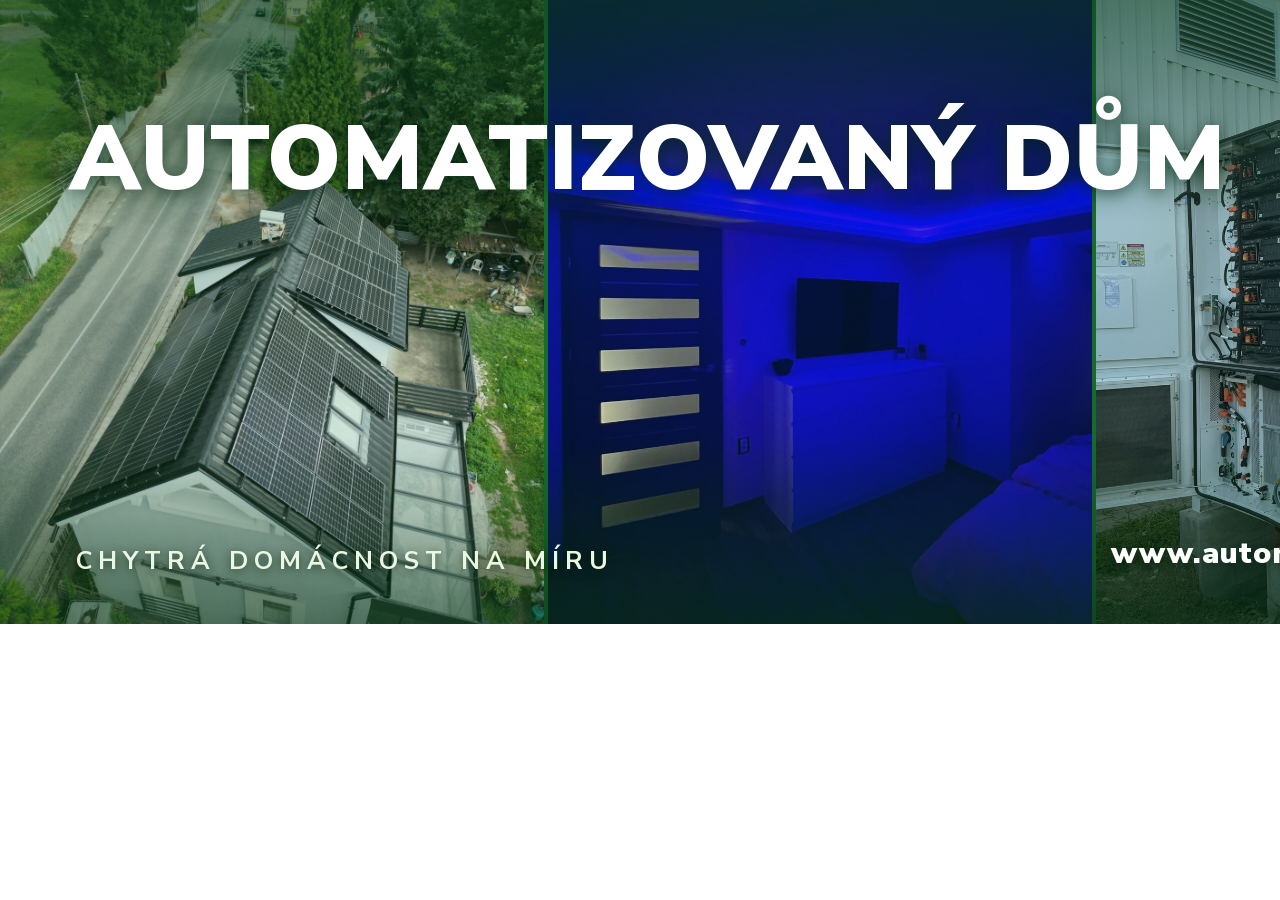
<file: fcb/_cover.html>
<!doctype html><html><head><meta charset="utf-8"><style>
@font-face{font-family:'Nunito Sans';font-style:normal;font-weight:400 900;src:url([data-uri]) format('woff2');unicode-range:U+0000-00FF,U+0131,U+0152-0153,U+02BB-02BC,U+02C6,U+02DA,U+02DC,U+0304,U+0308,U+0329,U+2000-206F,U+20AC,U+2122,U+2191,U+2193,U+2212,U+2215,U+FEFF,U+FFFD;}
@font-face{font-family:'Nunito Sans';font-style:normal;font-weight:400 900;src:url([data-uri]) format('woff2');unicode-range:U+0100-02BA,U+02BD-02C5,U+02C7-02CC,U+02CE-02D7,U+02DD-02FF,U+0304,U+0308,U+0329,U+1D00-1DBF,U+1E00-1E9F,U+1EF2-1EFF,U+2020,U+20A0-20AB,U+20AD-20C0,U+2113,U+2C60-2C7F,U+A720-A7FF;}
*{margin:0;padding:0;box-sizing:border-box}
.cover{position:relative;width:1640px;height:624px;overflow:hidden;font-family:'Nunito Sans',sans-serif;background:#176a2a}
.photos{position:absolute;inset:0;display:grid;grid-template-columns:1fr 1fr 1fr;gap:4px}
.photos div{background-size:cover;background-position:center}
.p1{background-image:url('../foto/ludvikovice_a.jpg')}
.p2{background-image:url('../foto/rumburk_b.jpg')}
.p3{background-image:url('../foto/4_a.jpeg')}
/* brand green scrim */
.tint{position:absolute;inset:0;background:linear-gradient(135deg,rgba(18,90,38,0.34) 0%,rgba(28,138,61,0.12) 45%,rgba(18,80,34,0.22) 100%)}
.top{position:absolute;inset:0;background:linear-gradient(180deg,rgba(10,60,25,0.50) 0%,rgba(10,60,25,0) 36%)}
.bot{position:absolute;inset:0;background:linear-gradient(0deg,rgba(8,50,20,0.60) 0%,rgba(8,50,20,0) 30%)}
.wordmark{position:absolute;left:70px;top:96px;color:#fff;font-weight:900;font-size:92px;letter-spacing:1px;
  text-shadow:0 3px 18px rgba(0,40,15,0.7)}
.tag{position:absolute;left:76px;bottom:46px;color:#eaf7e2;font-weight:700;font-size:25px;letter-spacing:6px;
  text-shadow:0 2px 10px rgba(0,30,10,0.7)}
.url{position:absolute;right:70px;bottom:50px;color:#fff;font-weight:900;font-size:30px;letter-spacing:1px;
  text-shadow:0 2px 10px rgba(0,30,10,0.6)}
</style></head><body>
<div class="cover">
  <div class="photos"><div class="p1"></div><div class="p2"></div><div class="p3"></div></div>
  <div class="tint"></div><div class="top"></div><div class="bot"></div>
  <div class="wordmark">AUTOMATIZOVANÝ DŮM</div>
  <div class="tag">CHYTRÁ DOMÁCNOST NA MÍRU</div>
  <div class="url">www.automatizovany-dum.cz</div>
</div>
</body></html>
</file>
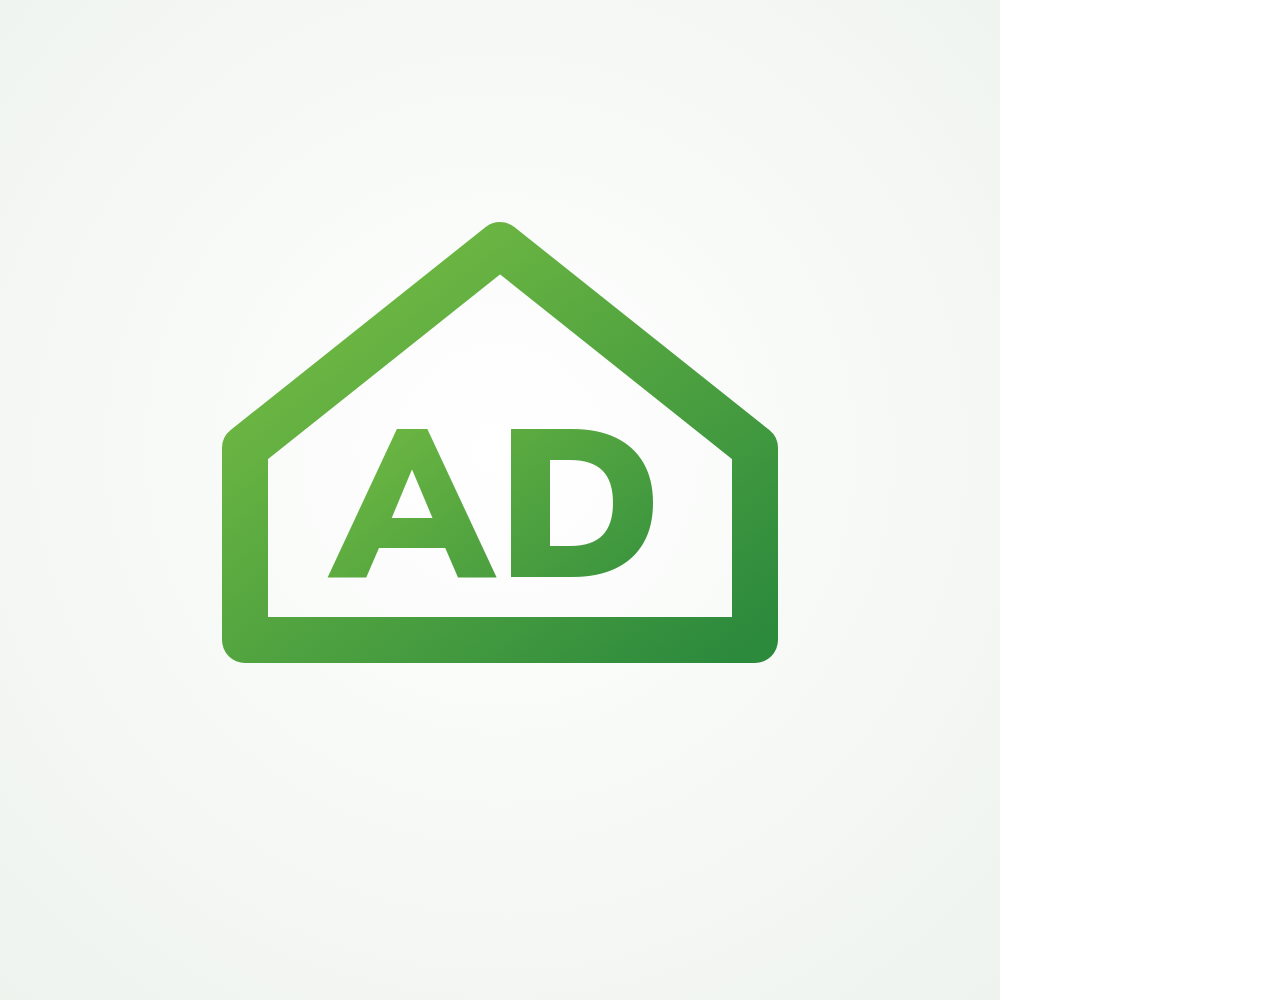
<file: fcb/_logo.html>
<!doctype html><html><head><meta charset="utf-8"><style>
@font-face{font-family:'Nunito Sans';font-style:normal;font-weight:400 900;src:url([data-uri]) format('woff2');unicode-range:U+0000-00FF,U+0131,U+0152-0153,U+02BB-02BC,U+02C6,U+02DA,U+02DC,U+0304,U+0308,U+0329,U+2000-206F,U+20AC,U+2122,U+2191,U+2193,U+2212,U+2215,U+FEFF,U+FFFD;}
@font-face{font-family:'Nunito Sans';font-style:normal;font-weight:400 900;src:url([data-uri]) format('woff2');unicode-range:U+0100-02BA,U+02BD-02C5,U+02C7-02CC,U+02CE-02D7,U+02DD-02FF,U+0304,U+0308,U+0329,U+1D00-1DBF,U+1E00-1E9F,U+1EF2-1EFF,U+2020,U+20A0-20AB,U+20AD-20C0,U+2113,U+2C60-2C7F,U+A720-A7FF;}
html,body{margin:0;padding:0}svg{display:block}
</style></head><body>
<svg width="1000" height="1000" viewBox="0 0 1000 1000" xmlns="http://www.w3.org/2000/svg">
  <defs>
    <linearGradient id="g" x1="0" y1="0" x2="1" y2="1">
      <stop offset="0" stop-color="#7bc043"/>
      <stop offset="1" stop-color="#2c8a3d"/>
    </linearGradient>
    <radialGradient id="bg" cx="0.5" cy="0.45" r="0.75">
      <stop offset="0" stop-color="#ffffff"/>
      <stop offset="1" stop-color="#eef3ee"/>
    </radialGradient>
  </defs>
  <rect width="1000" height="1000" fill="url(#bg)"/>
  <g transform="translate(500,500)">
    <path d="M -255 140 L -255 -52 L 0 -255 L 255 -52 L 255 140 Z"
          fill="none" stroke="url(#g)" stroke-width="46" stroke-linejoin="round" stroke-linecap="round"/>
    <text x="0" y="78" text-anchor="middle" font-family="'Nunito Sans'" font-weight="900"
          font-size="210" fill="url(#g)" letter-spacing="6">AD</text>
  </g>
</svg>
</body></html>
</file>
<file: fonts.googleapis.com/nunito-sans.css>
@font-face {
  font-family: 'Nunito Sans';
  font-style: normal;
  font-weight: 400;
  font-stretch: normal;
  src: url(../fonts.gstatic.com/nunitosans/nunitosans-400.ttf) format('truetype');
}
@font-face {
  font-family: 'Nunito Sans';
  font-style: normal;
  font-weight: 700;
  font-stretch: normal;
  src: url(../fonts.gstatic.com/nunitosans/nunitosans-700.ttf) format('truetype');
}
@font-face {
  font-family: 'Nunito Sans';
  font-style: normal;
  font-weight: 900;
  font-stretch: normal;
  src: url(../fonts.gstatic.com/nunitosans/nunitosans-900.ttf) format('truetype');
}
</file>
<file: www.automatizovany-dum.cz/wp-content/themes/loxone-theme/style.css>
@charset "UTF-8";
/*!
* Theme Name: Brilo Theme
* Author: Brilo Team - Brilantní weby a jejich marketing
* Author URI: http://www.brilo.cz/
* Description: Brilo Theme
* Version: 1.2.2
*/
/*!
 * Bootstrap v4.1.1 (https://getbootstrap.com/)
 * Copyright 2011-2018 The Bootstrap Authors
 * Copyright 2011-2018 Twitter, Inc.
 * Licensed under MIT (https://github.com/twbs/bootstrap/blob/master/LICENSE)
 */*,:after,:before{box-sizing:border-box}html{font-family:sans-serif;line-height:1.15;-webkit-text-size-adjust:100%;-ms-text-size-adjust:100%;-ms-overflow-style:scrollbar;-webkit-tap-highlight-color:rgba(0,0,0,0)}@-ms-viewport{width:device-width}article,aside,figcaption,figure,footer,header,hgroup,main,nav,section{display:block}body{margin:0;font-family:-apple-system,BlinkMacSystemFont,Segoe UI,Roboto,Helvetica Neue,Arial,sans-serif;font-size:1rem;font-weight:400;line-height:1.5;color:#212529;text-align:left;background-color:#fff}[tabindex="-1"]:focus{outline:0!important}hr{box-sizing:content-box;height:0;overflow:visible}h1,h2,h3,h4,h5,h6{margin-top:0;margin-bottom:.75rem}p{margin-top:0;margin-bottom:1rem}abbr[data-original-title],abbr[title]{text-decoration:underline;-webkit-text-decoration:underline dotted;text-decoration:underline dotted;cursor:help;border-bottom:0}address{font-style:normal;line-height:inherit}address,dl,ol,ul{margin-bottom:1rem}dl,ol,ul{margin-top:0}ol ol,ol ul,ul ol,ul ul{margin-bottom:0}dt{font-weight:700}dd{margin-bottom:.5rem;margin-left:0}blockquote{margin:0 0 1rem}dfn{font-style:italic}b,strong{font-weight:bolder}small{font-size:80%}sub,sup{position:relative;font-size:75%;line-height:0;vertical-align:baseline}sub{bottom:-.25em}sup{top:-.5em}a{color:#007bff;background-color:transparent;-webkit-text-decoration-skip:objects}a:hover{color:#0056b3;text-decoration:underline}a:not([href]):not([tabindex]),a:not([href]):not([tabindex]):focus,a:not([href]):not([tabindex]):hover{color:inherit;text-decoration:none}a:not([href]):not([tabindex]):focus{outline:0}code,kbd,pre,samp{font-family:SFMono-Regular,Menlo,Monaco,Consolas,Liberation Mono,Courier New,monospace;font-size:1em}pre{margin-top:0;margin-bottom:1rem;overflow:auto;-ms-overflow-style:scrollbar}figure{margin:0 0 1rem}img{vertical-align:middle;border-style:none}svg:not(:root){overflow:hidden}table{border-collapse:collapse}caption{padding-top:.75rem 1.5625rem;padding-bottom:.75rem 1.5625rem;color:#6c757d;text-align:left;caption-side:bottom}th{text-align:inherit}label{display:inline-block;margin-bottom:.5rem}button{border-radius:0}button:focus{outline:.0625rem dotted;outline:.3125rem auto -webkit-focus-ring-color}button,input,optgroup,select,textarea{margin:0;font-family:inherit;font-size:inherit;line-height:inherit}button,input{overflow:visible}button,select{text-transform:none}[type=reset],[type=submit],button,html [type=button]{-webkit-appearance:button}[type=button]::-moz-focus-inner,[type=reset]::-moz-focus-inner,[type=submit]::-moz-focus-inner,button::-moz-focus-inner{padding:0;border-style:none}input[type=checkbox],input[type=radio]{box-sizing:border-box;padding:0}input[type=date],input[type=datetime-local],input[type=month],input[type=time]{-webkit-appearance:listbox}textarea{overflow:auto;resize:vertical}fieldset{min-width:0;padding:0;margin:0;border:0}legend{display:block;width:100%;max-width:100%;padding:0;margin-bottom:.5rem;font-size:1.5rem;line-height:inherit;color:inherit;white-space:normal}progress{vertical-align:baseline}[type=number]::-webkit-inner-spin-button,[type=number]::-webkit-outer-spin-button{height:auto}[type=search]{outline-offset:-.125rem;-webkit-appearance:none}[type=search]::-webkit-search-cancel-button,[type=search]::-webkit-search-decoration{-webkit-appearance:none}::-webkit-file-upload-button{font:inherit;-webkit-appearance:button}output{display:inline-block}summary{display:list-item;cursor:pointer}template{display:none}[hidden]{display:none!important}.container{width:100%;padding-right:1.875em;padding-left:1.875em;margin-right:auto;margin-left:auto}@media (min-width:36em){.container{max-width:48em}}@media (min-width:48em){.container{max-width:62em}}@media (min-width:62em){.container{max-width:75em}}@media (min-width:75em){.container{max-width:87.5em}}.row{display:-ms-flexbox;display:flex;-ms-flex-wrap:wrap;flex-wrap:wrap;margin-right:-.9375em;margin-left:-.9375em}.col,.col-12,.col-lg-3,.col-lg-4,.col-lg-6,.col-lg-9,.col-md-4,.col-md-6,.col-md-8,.col-md-12,.col-sm-6{position:relative;width:100%;min-height:.0625rem;padding-right:.9375em;padding-left:.9375em}.col{-ms-flex-preferred-size:0;flex-basis:0;-ms-flex-positive:1;flex-grow:1}.col,.col-12{max-width:100%}.col-12{-ms-flex:0 0 100%;flex:0 0 100%}@media (min-width:36em){.col-sm-6{-ms-flex:0 0 50%;flex:0 0 50%;max-width:50%}}@media (min-width:48em){.col-md-4{-ms-flex:0 0 33.33333%;flex:0 0 33.33333%;max-width:33.33333%}.col-md-6{-ms-flex:0 0 50%;flex:0 0 50%;max-width:50%}.col-md-8{-ms-flex:0 0 66.66667%;flex:0 0 66.66667%;max-width:66.66667%}.col-md-12{-ms-flex:0 0 100%;flex:0 0 100%;max-width:100%}}@media (min-width:62em){.col-lg-3{-ms-flex:0 0 25%;flex:0 0 25%;max-width:25%}.col-lg-4{-ms-flex:0 0 33.33333%;flex:0 0 33.33333%;max-width:33.33333%}.col-lg-6{-ms-flex:0 0 50%;flex:0 0 50%;max-width:50%}.col-lg-9{-ms-flex:0 0 75%;flex:0 0 75%;max-width:75%}}.table{width:100%;max-width:100%;margin-bottom:1.5rem;background-color:transparent}.table td,.table th{padding:.75rem 1.5625rem;vertical-align:top;border-top:.0625rem solid #dee2e6}.table thead th{vertical-align:bottom;border-bottom:.125rem solid #dee2e6}.table tbody+tbody{border-top:.125rem solid #dee2e6}.table .table{background-color:#fff}.table-responsive{display:block;width:100%;overflow-x:auto;-webkit-overflow-scrolling:touch;-ms-overflow-style:-ms-autohiding-scrollbar}.border{border:.0625rem solid #dee2e6!important}.d-none{display:none!important}.d-inline-block{display:inline-block!important}.d-flex{display:-ms-flexbox!important;display:flex!important}@media (min-width:36em){.d-sm-none{display:none!important}.d-sm-inline{display:inline!important}.d-sm-block{display:block!important}}@media (min-width:62em){.d-lg-none{display:none!important}.d-lg-block{display:block!important}}.embed-responsive{position:relative;display:block;width:100%;padding:0;overflow:hidden}.embed-responsive:before{display:block;content:""}.embed-responsive .embed-responsive-item,.embed-responsive embed,.embed-responsive iframe,.embed-responsive object{position:absolute;top:0;bottom:0;left:0;width:100%;height:100%;border:0}.embed-responsive-16by9:before{padding-top:56.25%}.justify-content-center{-ms-flex-pack:center!important;justify-content:center!important}.mt-1{margin-top:1.5rem!important}.mb-1{margin-bottom:1.5rem!important}.mb-2{margin-bottom:3rem!important}.mb-3{margin-bottom:4.5rem!important}.mb-4{margin-bottom:6rem!important}.mt-5{margin-top:7.5rem!important}.mb-5{margin-bottom:7.5rem!important}.pt-0{padding-top:0!important}.pb-0{padding-bottom:0!important}.p-1{padding:1.5rem!important}.pt-1{padding-top:1.5rem!important}.pb-1{padding-bottom:1.5rem!important}.pt-2{padding-top:3rem!important}.pt-3{padding-top:4.5rem!important}.pb-5{padding-bottom:7.5rem!important}.mt-auto{margin-top:auto!important}@media (min-width:36em){.mb-sm-2{margin-bottom:3rem!important}.p-sm-3{padding:4.5rem!important}}@media (min-width:62em){.mb-lg-4{margin-bottom:6rem!important}.pt-lg-1{padding-top:1.5rem!important}.pr-lg-1{padding-right:1.5rem!important}.pb-lg-1{padding-bottom:1.5rem!important}.pl-lg-1{padding-left:1.5rem!important}.pt-lg-2{padding-top:3rem!important}.pr-lg-2{padding-right:3rem!important}.pb-lg-2{padding-bottom:3rem!important}.pt-lg-3{padding-top:4.5rem!important}.pb-lg-3{padding-bottom:4.5rem!important}}@media (min-width:75em){.pt-xl-4{padding-top:6rem!important}}.text-center{text-align:center!important}@media (min-width:48em){.text-md-center{text-align:center!important}}.visible{visibility:visible!important}@media print{*,:after,:before{text-shadow:none!important;box-shadow:none!important}a:not(.btn){text-decoration:underline}blockquote{border:.0625rem solid #adb5bd;page-break-inside:avoid}thead{display:table-header-group}img,tr{page-break-inside:avoid}h2,h3,p{orphans:3;widows:3}h2,h3{page-break-after:avoid}@page{size:a3}.container,body{min-width:62rem!important}.table{border-collapse:collapse!important}.table td,.table th{background-color:#fff!important}}.selectric-wrapper{position:relative;cursor:pointer}.selectric-responsive{width:100%}.selectric{border:.0625rem solid #ddd;border-radius:0;background:#f8f8f8;position:relative;overflow:hidden}.selectric .label{white-space:nowrap;overflow:hidden;text-overflow:ellipsis;margin:0 2.375rem 0 .625rem;font-size:.75rem;color:#444;-webkit-user-select:none;-moz-user-select:none;-ms-user-select:none;user-select:none}.selectric .button,.selectric .label{display:block;line-height:2.375rem;height:2.375rem}.selectric .button{position:absolute;right:0;top:0;width:2.375rem;background-color:#f8f8f8;color:#bbb;text-align:center;font:0/0 a;*font:1.25rem/2.375rem Lucida Sans Unicode,Arial Unicode MS,Arial}.selectric .button:after{content:" ";position:absolute;top:0;right:0;bottom:0;left:0;margin:auto;width:0;height:0;border:.25rem solid transparent;border-top-color:#bbb;border-bottom:none}.selectric-focus .selectric{border-color:#aaa}.selectric-hover .selectric{border-color:#c4c4c4}.selectric-hover .selectric .button{color:#a2a2a2}.selectric-hover .selectric .button:after{border-top-color:#a2a2a2}.selectric-open{z-index:9999}.selectric-open .selectric{border-color:#c4c4c4}.selectric-open .selectric-items{display:block}.selectric-disabled{filter:alpha(opacity=50);opacity:.5;cursor:default;-webkit-user-select:none;-moz-user-select:none;-ms-user-select:none;user-select:none}.selectric-hide-select{position:relative;overflow:hidden;width:0;height:0}.selectric-hide-select select{position:absolute;left:-100%}.selectric-hide-select.selectric-is-native{position:absolute;width:100%;height:100%;z-index:10}.selectric-hide-select.selectric-is-native select{position:absolute;top:0;left:0;right:0;height:100%;width:100%;border:none;z-index:1;box-sizing:border-box;opacity:0}.selectric-input{position:absolute!important;top:0!important;left:0!important;overflow:hidden!important;clip:rect(0,0,0,0)!important;margin:0!important;padding:0!important;width:.0625rem!important;height:.0625rem!important;outline:none!important;border:none!important;*font:0/0 a!important;background:none!important}.selectric-temp-show{position:absolute!important;visibility:hidden!important;display:block!important}.selectric-items{display:none;position:absolute;top:100%;left:0;background:#f8f8f8;border:.0625rem solid #c4c4c4;z-index:-1;box-shadow:0 0 .625rem -.375rem}.selectric-items .selectric-scroll{height:100%;overflow:auto}.selectric-above .selectric-items{top:auto;bottom:100%}.selectric-items li,.selectric-items ul{list-style:none;padding:0;margin:0;font-size:.75rem;line-height:1.25rem;min-height:1.25rem}.selectric-items li{display:block;padding:.625rem;color:#666;cursor:pointer}.selectric-items li.selected{background:#e0e0e0;color:#444}.selectric-items li.highlighted{background:#f3f3f3;color:#444}.selectric-items li:hover{background:#e6e6e6;color:#444}.selectric-items .disabled{filter:alpha(opacity=50);opacity:.5;cursor:default!important;background:none!important;color:#666!important}.selectric-items .disabled,.selectric-items .selectric-group .selectric-group-label{-webkit-user-select:none;-moz-user-select:none;-ms-user-select:none;user-select:none}.selectric-items .selectric-group .selectric-group-label{font-weight:700;padding-left:.625rem;cursor:default;background:none;color:#444}.selectric-items .selectric-group.disabled li{filter:alpha(opacity=100);opacity:1}.selectric-items .selectric-group li{padding-left:1.5625rem}.slick-slider{box-sizing:border-box;-webkit-touch-callout:none;-webkit-user-select:none;-moz-user-select:none;-ms-user-select:none;user-select:none;-ms-touch-action:pan-y;touch-action:pan-y;-webkit-tap-highlight-color:transparent}.slick-list,.slick-slider{position:relative;display:block}.slick-list{overflow:hidden;margin:0;padding:0}.slick-list:focus{outline:none}.slick-list.dragging{cursor:pointer;cursor:hand}.slick-slider .slick-list,.slick-slider .slick-track{transform:translateZ(0)}.slick-track{position:relative;left:0;top:0;display:block;margin-left:auto;margin-right:auto}.slick-track:after,.slick-track:before{content:"";display:table}.slick-track:after{clear:both}.slick-loading .slick-track{visibility:hidden}.slick-slide{float:left;height:100%;min-height:.0625rem;display:none}[dir=rtl] .slick-slide{float:right}.slick-slide img{display:block}.slick-slide.slick-loading img{display:none}.slick-slide.dragging img{pointer-events:none}.slick-initialized .slick-slide{display:block}.slick-loading .slick-slide{visibility:hidden}.slick-vertical .slick-slide{display:block;height:auto;border:.0625rem solid transparent}.slick-arrow.slick-hidden{display:none}.fancybox-inner{right:0!important;bottom:6.25rem!important}.fancybox-thumbs{right:auto;left:0;bottom:0;top:auto!important;height:6.25rem;width:100%!important;padding:0!important;padding-top:.25rem!important;padding-left:.25rem!important;background:rgba(0,0,0,.3)!important}.fancybox-thumbs__list a{height:6.25rem!important;width:7.8125rem!important}.fancybox-thumbs__list a:before{border:.25rem solid #fff!important;transition:none!important}img{display:block;-ms-interpolation-mode:bicubic;opacity:1;transition:opacity .3s ease;height:auto;max-width:100%}img[data-src]:not(.loaded){opacity:0}img[data-src],img[data-srcset]{display:block;min-height:.0625rem;min-width:.0625rem}.object-fit{width:100%;height:100%;-o-object-fit:cover;object-fit:cover;font-family:"object-fit: cover;"}.gallery-icon{background:#f5f5f6}::-webkit-input-placeholder{opacity:1}::-moz-placeholder{opacity:1}::-ms-input-placeholder{opacity:1}::placeholder{opacity:1}label{margin-bottom:0}iframe{margin-bottom:1.5rem;max-width:100%}code{display:block;transform:translateY(.0625rem)}.entry-content:after{content:"";clear:both;display:table}.entry-content h1,.entry-content h2,.entry-content h3,.entry-content h4,.entry-content h5,.entry-content h6{margin-top:3rem;margin-bottom:3rem;display:inherit!important}.entry-content h3,.entry-content h4,.entry-content h5,.entry-content h6{margin-bottom:1.5rem!important}.entry-content>h2:first-child,.entry-content>h3:first-child,.entry-content h1{margin-top:0}.entry-content h4,.entry-content h5,.entry-content h6{font-size:1.125rem;transform:translateY(.3125rem)}.entry-content ol,.entry-content ul{list-style:none!important;padding:0;margin:0;font-size:1.125rem;margin-bottom:3rem}.entry-content ol li,.entry-content ul li{margin-bottom:1.5rem;transform:translateY(.3125rem)}.entry-content ul li{padding-left:1.25rem}.entry-content ul li:before{content:"";display:inline-block;position:relative;left:0;width:.5rem;height:.5rem;border-radius:0;margin-right:.8125rem;background:#69c350;margin-left:-1.25rem}.entry-content ol li{position:relative;counter-increment:a;padding-left:1.25rem}.entry-content ol li:before{content:counter(a) ")";color:#69c350;font-weight:700;font-size:1.125rem;top:.0625rem;width:1.25rem;text-align:right;display:inline-block;position:relative;margin-right:.625rem;margin-left:-1.375rem}.entry-content ol[style*="list-style-type: lower-alpha"] li:before{content:counter(a,lower-alpha) ")"}.entry-content ol[style*="list-style-type: upper-alpha"] li:before{content:counter(a,upper-alpha) ")"}.entry-content ol[style*="list-style-type: lower-latin"] li:before{content:counter(a,lower-latin) ")"}.entry-content ol[style*="list-style-type: upper-latin"] li:before{content:counter(a,upper-latin) ")"}.entry-content ol[style*="list-style-type: lower-greek"] li:before{content:counter(a,lower-greek) ")"}.entry-content ol[style*="list-style-type: upper-greek"] li:before{content:counter(a,upper-greek) ")"}.entry-content ol[style*="list-style-type: lower-roman"] li:before{content:counter(a,lower-roman) "."}.entry-content ol[style*="list-style-type: upper-roman"] li:before{content:counter(a,upper-roman) "."}.entry-content img{max-width:100%;border-radius:0}.entry-content .table-responsive{margin:3rem 0;border-radius:0}.entry-content .table-box{overflow:auto;width:100%}.entry-content table{margin-bottom:2.8125rem;width:100%;width:calc(100% - .375rem);margin-left:auto;margin-right:auto}.entry-content table tr{font-weight:700}.entry-content table tr td,.entry-content table tr th{text-align:center!important}.entry-content table tr td:first-child:after,.entry-content table tr th:first-child:after{width:calc(100% - .875rem);left:.875rem}.entry-content table tr td:last-child:after,.entry-content table tr th:last-child:after{width:calc(100% - .875rem);right:.875rem}.entry-content table tr:nth-child(2n){background-color:#f5f5f6}.entry-content table td,.entry-content table th{font-size:1rem;padding:.75rem 1.5625rem;color:#333;text-align:center;position:relative}.entry-content table td:last-child:before,.entry-content table th:last-child:before{display:none}.entry-content table p{margin-bottom:0;font-size:1rem;transform:none}.entry-content thead td,.entry-content thead th{font-weight:700;background:#69c350;color:#fff;text-align:center}.entry-content thead td:first-child,.entry-content thead th:first-child{border-top-left-radius:0}.entry-content thead td:last-child,.entry-content thead th:last-child{border-top-right-radius:0}.entry-content thead td:after,.entry-content thead th:after{display:none}.entry-content thead td:before,.entry-content thead th:before{height:calc(100% - .875rem);top:.875rem}.entry-content tbody th{font-weight:700;background:#69c350;color:#fff;text-align:center}.entry-content tbody th:first-child{border-top-left-radius:0}.entry-content tbody th:last-child{border-top-right-radius:0}.entry-content tbody th:after{display:none}.entry-content tbody th:before{height:calc(100% - .875rem);top:.875rem}.entry-content tbody tr:first-child td{position:relative}.entry-content tbody tr:first-child td:last-child:before{display:block}.entry-content tbody tr:first-child td:before{content:"";position:absolute;top:0;left:0;width:100%;height:.1875rem;background-color:#f5f5f6}.entry-content tbody,.entry-content tfoot{width:calc(100% - .375rem);border-width:0 .1875rem .1875rem;border-style:solid;border-color:#f5f5f6}.entry-content .wp-caption{border:0;padding:0;text-align:center;max-width:100%}.entry-content .wp-caption img{border-radius:0 0 0 0}.entry-content .wp-caption-text{font-size:.9375rem;color:#333;border-radius:0 0 0 0;background:#f5f5f6;transform:none;text-align:center;line-height:1.5rem;padding:.25rem .625rem}.entry-content hr{border:none;background:#f5f5f6;height:.0625rem;margin:3rem 0;transform:translateY(.3125rem)}.entry-content blockquote{font-size:1.125rem;background:#f5f5f6;border-radius:0;font-weight:400;padding:1.5rem;margin:3rem 0}.entry-content .embed-responsive-16by9{margin-bottom:3rem}.entry-content b:empty,.entry-content p:empty,.entry-content strong:empty{display:none}.entry-content.text-center *{text-align:left}.col-lg-9 .entry-content{padding-bottom:3rem}.col-lg-9 .entry-content>:last-child{margin-bottom:0}@media (max-width:61.938em){.entry-content td,.entry-content th{white-space:nowrap}}@media (max-width:35.938em){.entry-content h1,.entry-content h2,.entry-content h3,.entry-content h4,.entry-content h5,.entry-content h6{margin-bottom:1.5rem!important}.entry-content h2,.entry-content h3,.entry-content h4,.entry-content h5,.entry-content h6{font-weight:400}}#ktCookieStatementContainer{position:relative;width:100}#ktCookieStatement{position:fixed;left:1.875rem;bottom:2rem;padding:1.25rem;max-width:42.375rem;width:100%;font-size:.875rem;text-align:left;color:#efefef;background:#e6e6e6;z-index:1000;padding:1.0625rem;padding-right:1.5625rem;margin-left:0;transform:translateX(0)}#ktCookieStatement a{color:#e73246;text-decoration:underline}#ktCookieStatement a:hover{text-decoration:none}#ktCookieStatementConfirm,#ktCookieStatementMoreInfo,#ktCookieStatementText{color:#333;font-size:.875rem}#ktCookieStatementConfirm,#ktCookieStatementMoreInfo{cursor:pointer}.cookie-button{display:-ms-flexbox;display:flex;-ms-flex-direction:column;flex-direction:column;-ms-flex-pack:center;justify-content:center;max-width:11.875rem;margin:auto;padding:0}.cookie-button a span{padding:0;color:#fff}@media (min-width:101.875em){#ktCookieStatement{position:fixed;left:50%;transform:translateX(-50rem)}}@media (max-width:61.938em){#ktCookieStatement{left:50%;transform:translateX(-50%)}}@media (max-width:47.938em){#ktCookieStatement{bottom:0;margin-left:0;z-index:1000;padding:.9375rem;max-width:none}#ktCookieStatement>div:first-child{margin-bottom:1.5rem}}div.validator{height:0;position:relative}div.validator>span.erorr-s{position:absolute;padding:.125rem .375rem;padding-bottom:0;display:block;left:0;top:0;white-space:nowrap;border-radius:.1875rem;color:#fff;letter-spacing:-.0625rem;font-size:.875rem;background:#e73246;z-index:98}div.validator>span.erorr-s:after{content:"";display:block;width:0;height:0;position:absolute;top:-.3125rem;left:.625rem;border-style:solid;border-width:0 .3125rem .625rem;border-color:transparent transparent #e73246}.contact-form-bottom div.validator>span.erorr-s{top:4.3125rem;left:-2rem}.loading{position:relative}.loading article{opacity:.6}.loading:before{content:"";background-color:transparent;position:absolute;top:50%;left:50%;z-index:100;display:block;height:3.125rem;width:3.125rem;border-radius:50%;animation:a 2s infinite linear;margin-top:-.9375rem;margin-left:-.9375rem;background-image:url(images/ico/spinner.svg)}@keyframes a{0%{transform:rotate(0deg)}to{transform:rotate(1turn)}}body{line-height:1.5rem;font-family:Nunito Sans,sans-serif;-webkit-font-smoothing:antialiased;-moz-osx-font-smoothing:grayscale!important;color:#333}h1,h2,h3,h4,h5,h6{margin-bottom:0;font-weight:700}.no-element:after{display:none!important}.base-heading,.entry-content h1{font-size:2.5rem;transform:translateY(.625rem);line-height:3rem;font-weight:900;margin-bottom:1.5rem;display:inline-block}.base-heading:after,.entry-content h1:after{content:"";position:relative;top:-.6875rem;display:block;width:2rem;height:.5rem;margin-top:1rem;background-image:url(images/ico/underscore_gold.svg);background-repeat:no-repeat;background-position:100% 100%;background-size:auto 100%}.base-subheading,.col-lg-6 .partners-section .base-heading,.entry-content h2,.widgettitle{font-size:1.875rem;transform:translateY(.875rem);line-height:3rem;font-weight:700;display:inline-block;margin-bottom:3rem}.base-subheading:after,.col-lg-6 .partners-section .base-heading:after,.entry-content h2:after,.widgettitle:after{content:"";position:relative;top:-.9375rem;display:block;width:2rem;height:.5rem;margin-top:1rem;background-image:url(images/ico/underscore_gold.svg);background-repeat:no-repeat;background-position:100% 100%;background-size:auto 100%}.article-heading,.entry-content h3{font-size:1.75rem;transform:translateY(.125rem)}.article-heading,.entry-content h3,.entry-content h4{line-height:1.5rem;font-weight:700;margin-bottom:3rem}.entry-content h4{font-size:1.125rem;transform:translateY(.3125rem)}.entry-content h5{font-size:1rem;transform:translateY(.375rem);line-height:1.5rem;font-weight:700;margin-bottom:3rem}p{font-size:1.125rem;transform:translateY(.3125rem);margin-bottom:1.5rem;color:#333}.showroom-big p,.small-text{font-size:1rem;transform:translateY(.375rem)}.smallest-text{font-size:.875rem;transform:translateY(.375rem)}a{text-decoration:none;color:#e73246}a:focus,a:hover{color:#e73246;text-decoration:underline}ol,ul{list-style:none;padding:0;margin:0}b,strong{font-weight:700}@media (max-width:74.938em){.hp-heading{font-size:2.25rem;transform:translateY(.75rem);line-height:3rem}.base-heading,.entry-content h1{font-size:2.3125rem;transform:translateY(.6875rem);line-height:3rem}.base-subheading,.col-lg-6 .partners-section .base-heading,.entry-content h2,.widgettitle{font-size:1.75rem;transform:translateY(.875rem);line-height:3rem}.article-heading,.entry-content h3{font-size:1.625rem;transform:translateY(.1875rem);line-height:1.5rem}}@media (max-width:47.938em){.hp-heading{font-size:2rem;transform:translateY(.8125rem);line-height:3rem}.base-heading,.entry-content h1{font-size:2rem;transform:translateY(.75rem);line-height:3rem}.base-subheading,.col-lg-6 .partners-section .base-heading,.entry-content h2,.widgettitle{font-size:1.625rem;transform:translateY(.9375rem);line-height:3rem}.article-heading,.entry-content h3{font-size:1.5rem;transform:translateY(.1875rem);line-height:1.5rem}}@media (max-width:35.938em){.base-heading{margin-bottom:1.5rem}.base-subheading,.col-lg-6 .partners-section .base-heading,.widgettitle{text-align:center}}.bg-01{background-color:#f5f5f6!important}.bg-02{background-color:#ce182c!important}.bg-03{background-color:#f0f0f0!important}.container-narrow{max-width:62.5rem}@media (max-width:47.938em){.container-narrow:not(.breadcrumbs-container){padding-top:1.5rem}}.aside-left .aside-main{-ms-flex-order:0;order:0}.aside-left>div{-ms-flex-order:1;order:1}
/*!
* Theme Name: Brilo Theme
* Author: Brilo Team - Brilantní weby a jejich marketing
* Author URI: http://www.brilo.cz/
* Description: Brilo Theme
* Version: 1.2.2
*/.alignnone{margin:.3125rem 1.25rem 1.25rem 0}.aligncenter,div.aligncenter{display:block;margin:3rem auto}.alignright{float:right;margin:0 0 1.25rem 1.875rem}.alignleft{float:left;margin:0 1.875rem 1.25rem 0}.alignnone{margin:0 1.25rem 1.5rem 0}.screen-reader-text{clip:rect(.0625rem,.0625rem,.0625rem,.0625rem);position:absolute!important;height:.0625rem;width:.0625rem;overflow:hidden}.screen-reader-text:focus{background-color:#f1f1f1;border-radius:.1875rem;box-shadow:0 0 .125rem .125rem rgba(0,0,0,.6);clip:auto!important;color:#21759b;display:block;font-size:14px;font-size:.875rem;font-weight:700;height:auto;left:.3125rem;line-height:normal;padding:.9375rem 1.4375rem .875rem;text-decoration:none;top:.3125rem;width:auto;z-index:100000}@media (max-width:35.938em){.alignleft,.alignright{float:none;display:block;margin:0;margin-bottom:1.5rem;margin-left:auto;margin-right:auto}}.entry-content .columns-1,.entry-content .columns-1 .column{display:block}.entry-content .columns-2 .column{-ms-flex:0 0 50%;flex:0 0 50%;max-width:50%}.entry-content .columns-3 .column{-ms-flex:0 0 33.3333333%;flex:0 0 33.3333333%;max-width:33.3333333%}.entry-content .columns-4 .column{-ms-flex:0 0 25%;flex:0 0 25%;max-width:25%}.entry-content .column{position:relative;width:100%;min-height:.0625rem;padding-left:.9375rem;padding-right:.9375rem;margin-bottom:1.5rem}.entry-content .column img{max-width:100%;height:auto;display:block;margin:0 auto;float:none!important}@media (min-width:62em){.entry-content .column h2:first-of-type,.entry-content .column h3:first-of-type,.entry-content .column h4:first-of-type,.entry-content .column h5:first-of-type,.entry-content .column h6:first-of-type{margin-top:0}}@media (min-width:48em){.entry-content .columns-4 .column h2:first-of-type,.entry-content .columns-4 .column h3:first-of-type,.entry-content .columns-4 .column h4:first-of-type,.entry-content .columns-4 .column h5:first-of-type,.entry-content .columns-4 .column h6:first-of-type{margin-top:0}}@media (max-width:74.938em){.entry-content .columns-4 .column{-ms-flex:0 0 50%;flex:0 0 50%;max-width:50%}}@media (max-width:61.938em){.entry-content .columns-2,.entry-content .columns-3{display:block}.entry-content .columns-2 .column,.entry-content .columns-3 .column{display:block;max-width:100%}}@media (max-width:47.938em){.entry-content .columns-2,.entry-content .columns-3,.entry-content .columns-4{display:block}.entry-content .columns-2 .column,.entry-content .columns-3 .column,.entry-content .columns-4 .column{display:block;max-width:100%}}main{margin-left:auto;margin-right:auto;padding-top:4.5rem}@media (max-width:61.938em){main{padding-top:4.5rem}}.btn,.widget_search #searchsubmit{border-radius:0;font-size:1rem;background:#e73246;color:#fff;font-weight:700;min-width:12.5rem;-webkit-user-select:none;-moz-user-select:none;-ms-user-select:none;user-select:none;display:inline-block;border:none;vertical-align:top;text-align:center;cursor:pointer;padding:.75rem 1.5625rem;overflow:hidden;transform:translateZ(0);-webkit-backface-visibility:hidden;backface-visibility:hidden;min-width:200px;background:linear-gradient(45deg,transparent .5rem,#e73246 0) 0 100%}.btn:hover,.signpost-item-inner:hover .btn,.signpost-item-inner:hover .widget_search #searchsubmit,.widget_search #searchsubmit:hover,.widget_search .signpost-item-inner:hover #searchsubmit{color:#fff;text-decoration:none}.btn:hover:after,.signpost-item-inner:hover .btn:after,.signpost-item-inner:hover .widget_search #searchsubmit:after,.widget_search #searchsubmit:hover:after,.widget_search .signpost-item-inner:hover #searchsubmit:after{transform:scaleX(1)}.btn:active,.btn:focus,.widget_search #searchsubmit:active,.widget_search #searchsubmit:focus{outline:0;color:#fff;text-decoration:none}.btn:after,.widget_search #searchsubmit:after{border-radius:0;background:#ce182c;background:linear-gradient(45deg,transparent .5rem,#ce182c 0) 0 100%;content:"";width:100%;height:100%;display:block;position:absolute;top:0;left:0;transition:transform .2s;transform:scaleX(0);transform-origin:right center;padding:inherit;-webkit-backface-visibility:hidden;backface-visibility:hidden}.btn span,.widget_search #searchsubmit span{position:relative;z-index:1;display:block}.btn-secondary{background:#69c350;color:#fff}.btn-secondary:active,.btn-secondary:focus,.btn-secondary:hover{color:#fff}.btn-secondary:after{background:#51a739}.btn-small,.widget_search #searchsubmit{font-size:1rem;min-width:9.375rem;padding:.54rem 1.25rem;margin:.21rem 0}.btn-large{font-size:1.125rem;min-width:14.375rem;padding:1.05rem 1.25rem;margin:.45rem 0}.btn-disabled{background:#d3d3d3;color:#7b7b7b;cursor:default}.btn-disabled:active,.btn-disabled:focus,.btn-disabled:hover{color:#7b7b7b}.btn-disabled:after{display:none}.btn-loading{color:#fff;cursor:default;position:relative}.btn-loading:before{content:"";background-image:-webkit-repeating-linear-gradient(135deg,#e73246,#e73246 .6875rem,#ce182c 0,#ce182c 1.25rem);background-image:repeating-linear-gradient(-45deg,#e73246,#e73246 .6875rem,#ce182c 0,#ce182c 1.25rem);background-size:1.75rem 1.75rem;display:block;position:absolute;top:0;left:0;width:100%;height:100%;animation:b .5s linear infinite}.btn-loading:after{display:none}@keyframes b{0%{background-position:0 0}to{background-position:1.75rem 0}}.base-section .container{padding-top:4.5rem;padding-bottom:4.5rem}.base-section .container>header{text-align:center}.base-section .container>header .base-heading:last-child{margin-bottom:4.5rem}.base-section .container>header .base-heading{margin-bottom:1.5rem}.base-section .container>header p{max-width:53.875rem;margin:auto}.base-section .base-heading{max-width:43.75rem;margin-left:auto;margin-right:auto}.breadcrumbs-container+.base-section .container{padding-top:0}@media (max-width:61.938em){.base-section .container{padding-top:3rem;padding-bottom:4.5rem}.base-section .container>header .base-heading:last-child{margin-bottom:6rem}}@media (max-width:47.938em){.breadcrumbs-container+.base-section .container{padding-top:1.5rem}.base-section .container>header .base-heading:last-child{margin-bottom:3rem}}@media (max-width:35.938em){.base-section .container{padding-top:1.5rem;padding-bottom:1.5rem}}.post-detail-other-section{box-shadow:0 -.0625rem 0 0 #ce182c}.advantage-block{position:relative;padding:0 1.3125rem;margin-left:1.5rem;margin-right:1.5rem;margin-bottom:3rem;min-height:22.5rem;max-width:19.4375rem;text-align:center;background:#69c350}.advantage-block:after{content:"";position:absolute;bottom:0;right:0;width:0;height:0;border-style:solid;border-width:0 0 1.0625rem 1.0625rem;border-color:transparent transparent #e73247}.advantage-block:before{content:"";position:absolute;top:0;width:100%;height:1.0625rem;background:#fff}.advantage-inner{height:100%}.advantage-img{position:relative;left:-2.625rem;max-width:120%;width:19.4375rem}.advantage-img,.advantage-img img{max-height:15rem}.advantage-img a{display:block}.advantage-img a:hover{filter:contrast(90%);transition:.3s}.advantage-text .article-heading{margin-top:1.1875rem;margin-bottom:.5rem;color:#fff;text-align:left;font-size:1.5rem;font-weight:900;transform:translateY(.1875rem)}.advantage-text a{word-wrap:break-word;color:#fff}.advantage-text p{color:#fff;text-align:left;transform:translateY(.1875rem);padding-bottom:2.8125rem;margin-bottom:0}.more-info{position:absolute;bottom:.625rem;right:1rem}.more-info a{font-size:.9375rem;font-weight:700;color:#fff;text-decoration:underline}.more-info a:hover{text-decoration:none}@media (min-width:75em){.advantage-block{width:19.4375rem;max-width:20%}}@media (max-width:74.938em){.advantage-text h3{margin-top:0}}.advantages-section .container{padding-bottom:0;overflow:hidden}.advantages-section header{padding-top:0;margin-bottom:6rem}.advantages-section header .base-subheading:after,.advantages-section header .widgettitle:after{margin-left:auto;margin-right:auto}.advantages-section header h2{margin-bottom:1.5rem;margin:auto;margin-bottom:24px}@media (min-width:48em) and (max-width:61.938em){.advantages-section header{margin-bottom:4.5rem}}@media (max-width:47.938em){.advantages-section header{margin-bottom:4.5rem}}@media (max-width:35.938em){.advantages-section header{padding-top:1.5rem}}.aside-main img{border-radius:0}.widget{margin-bottom:1.5rem;padding-top:1.5rem}.widgettitle{margin-bottom:1.5rem;margin-top:-1.5rem}.widget_nav_menu>div>ul,.widget_pages>ul{border-radius:0;box-shadow:0 0 0 .0625rem #7b7b7b;background:#fff}.widget_nav_menu>div>ul .active>a,.widget_nav_menu>div>ul .current-menu-item>a,.widget_pages>ul .active>a,.widget_pages>ul .current-menu-item>a{font-weight:700;text-decoration:underline}.widget_nav_menu>div>ul a,.widget_pages>ul a{font-size:1.125rem;font-weight:400;color:#e73246;padding:.75rem 1.25rem;padding-left:2.25rem;display:block;position:relative;text-decoration:none;z-index:1}.widget_nav_menu>div>ul a:hover,.widget_pages>ul a:hover{text-decoration:underline}.widget_nav_menu>div>ul a:after,.widget_pages>ul a:after{content:"";display:block;width:.375rem;height:.375rem;position:absolute;left:1.0625rem;top:1.375rem;background:#e73246;border-radius:0}.widget_nav_menu>div>ul a:before,.widget_pages>ul a:before{content:"";display:block;width:calc(100% - 1.25rem);height:.0625rem;background:#7b7b7b;position:absolute;bottom:-.0625rem;left:.625rem}.widget_categories:not(.widget_categories_select) ul{border-radius:0;box-shadow:0 0 0 .0625rem #7b7b7b;background:#fff}.widget_categories:not(.widget_categories_select) ul li{font-size:1.125rem;font-weight:400;color:#e73246;padding:.75rem 1.25rem;padding-left:2.25rem;display:block;position:relative;text-decoration:none;z-index:1;display:-ms-flexbox;display:flex}.widget_categories:not(.widget_categories_select) ul li:after{content:"";display:block;width:.375rem;height:.375rem;position:absolute;left:1.0625rem;top:1.375rem;background:#e73246;border-radius:0}.widget_categories:not(.widget_categories_select) ul li:before{content:"";display:block;width:calc(100% - 1.25rem);height:.0625rem;background:#7b7b7b;position:absolute;bottom:-.0625rem;left:.625rem}.widget_categories:not(.widget_categories_select) ul li a{width:100%}.widget_categories:not(.widget_categories_select) ul li a:hover{text-decoration:underline}.widget_categories_select .selectric{border:.0625rem solid #7b7b7b;background:#fff}.widget_categories_select .selectric .label{font-size:1.125rem;color:#e73246;line-height:1.5rem;padding:.75rem 0;height:3rem}.widget_categories_select .selectric .button{height:3rem;width:3rem;line-height:3rem;color:red;background:transparent}.widget_categories_select .selectric .button:after{border:.4375rem solid transparent;border-top-color:#e73246;transform:translateY(.3125rem)}.widget_search form>div{display:-ms-flexbox;display:flex;-ms-flex-align:center;align-items:center}.widget_search #s{height:2.625rem;line-height:3rem;border:.0625rem solid #7b7b7b;outline:0;padding:0 .9375rem;width:100%}.widget_search #searchsubmit{margin-left:.1875rem;min-width:0;-ms-flex-negative:0;flex-shrink:0;transition:.2s ease}.widget_search #searchsubmit:hover{background:#ce182c}@media (max-width:61.938em){.aside-main{-ms-flex-order:-1;order:-1}.aside-nav nav{display:none;box-shadow:none}.widget{display:none}.widget_categories,.widget_nav_menu,.widget_pages{display:block;box-shadow:0 0 0 .0625rem #7b7b7b;border-radius:0}.widget_categories .widgettitle,.widget_nav_menu .widgettitle,.widget_pages .widgettitle{font-size:1.125rem;position:relative;line-height:1.5rem;padding:.75rem .625rem;padding-right:2.5rem;margin-bottom:0;transform:none}.widget_categories .widgettitle:before,.widget_nav_menu .widgettitle:before,.widget_pages .widgettitle:before{content:"";display:block;width:1.5625rem;height:1.5625rem;position:absolute;right:.625rem;top:50%;top:.75rem;background-image:url(images/ico/caret-down.svg);background-repeat:no-repeat;background-position:50%;background-size:contain;transition:transform .3s}.widget_categories .widgettitle.js-open:before,.widget_nav_menu .widgettitle.js-open:before,.widget_pages .widgettitle.js-open:before{transform:rotate(180deg)}.widget_categories ul,.widget_nav_menu>div>ul,.widget_pages>ul{display:none;box-shadow:none}.widget_categories_select{box-shadow:none}.widget_categories_select .widgettitle:before{display:none}}@media (max-width:47.938em){.aside-main{padding-top:1.5rem;margin-bottom:1.5rem}}html.js-baseline{position:relative}html.js-baseline:before{content:"";position:absolute;top:-.0625rem;left:0;width:100%;height:100%;background-image:linear-gradient(#0be2d7 .0625rem,transparent 0);background-size:auto 1.5rem;z-index:998}.baseline-toggle{display:inline-block;line-height:3rem;font-size:.9375rem;font-weight:600;padding:0 .8125rem;position:fixed;bottom:.3125rem;right:.3125rem;cursor:pointer;background:#fff;-webkit-user-select:none;-moz-user-select:none;-ms-user-select:none;user-select:none;z-index:999;border:.125rem solid #000;color:#000;border-radius:.25rem;transition:all .3s ease}.baseline-toggle:hover{background:#000;color:#fff}.breadcrumbs{font-weight:700;font-size:.875rem;margin-top:1.5rem;margin-bottom:3rem}.breadcrumbs a{position:relative;color:#e73246;margin-right:1.5625rem;transition:color .3s ease}.breadcrumbs a:before{content:"";display:block;position:absolute;top:50%;transform:translateY(-50%);right:-.9375rem;width:.3125rem;height:.3125rem;background-color:#e73246;border-radius:0}.breadcrumbs a:hover{color:#e73246;text-decoration:underline}.breadcrumbs>span>span>a:first-child{display:inline-block;color:transparent;width:1.05rem;height:1.5rem;position:relative;background-image:url(images/ico/home.svg);background-repeat:no-repeat;background-position:50%;background-size:.875rem;-webkit-user-select:none;-moz-user-select:none;-ms-user-select:none;user-select:none}.breadcrumb-last{color:#333}@media (max-width:47.938em){.breadcrumbs{margin-top:0;margin-bottom:0;display:none}}.comment-reply-title{font-size:1.125rem;transform:translateY(.3125rem);font-weight:700;margin-bottom:1.5rem}.comment-form{box-shadow:0 0 0 .0625rem #f0f0f0;padding:1.5rem 2.5rem;padding-top:3rem;background:#f0f0f0;display:-ms-flexbox;display:flex;-ms-flex-wrap:wrap;flex-wrap:wrap;-ms-flex-pack:justify;justify-content:space-between;color:#333;margin-bottom:3rem}.comment-form-quote-notice{width:100%;margin-bottom:1.5rem;position:relative;padding-right:1.875rem}.comment-form-quote-notice span:first-child{font-weight:700}.comment-form-quote-notice span:nth-child(2){font-style:italic;color:#333}.comment-form-quote-notice span:last-child{top:0;right:0;position:absolute;width:1.25rem;height:1.25rem;transform:rotate(45deg)}.comment-form-quote-notice span:last-child:hover{cursor:pointer}.comment-form-quote-notice span:last-child:hover:after,.comment-form-quote-notice span:last-child:hover:before{background:#e73246}.comment-form-quote-notice span:last-child:after,.comment-form-quote-notice span:last-child:before{content:"";display:block;width:100%;height:.125rem;background:#333;position:absolute;top:50%;transform:translateY(-50%)}.comment-form-quote-notice span:last-child:after{transform:translateY(-50%) rotate(90deg)}.comment-form-author,.comment-form-email{width:calc(50% - .9375rem);margin-bottom:3rem;transform:none}.comment-form-author input,.comment-form-email input{width:100%;line-height:3rem;height:3rem;outline:none;border:0;box-shadow:inset 0 0 0 .0625rem #f0f0f0;background:#fff;padding:0 1.25rem}.comment-form-author input::-webkit-input-placeholder,.comment-form-email input::-webkit-input-placeholder{color:#333}.comment-form-author input::-moz-placeholder,.comment-form-email input::-moz-placeholder{color:#333}.comment-form-author input::-ms-input-placeholder,.comment-form-email input::-ms-input-placeholder{color:#333}.comment-form-author input::placeholder,.comment-form-email input::placeholder{color:#333}.comment-form-comment{width:100%;-ms-flex-order:1;order:1;transform:none}.comment-form-comment textarea{width:100%;resize:none;height:15rem;border:0;box-shadow:inset 0 0 0 .0625rem #f0f0f0;background:#fff;vertical-align:top;outline:none;padding:.625rem 1.25rem}.comment-form-comment textarea::-webkit-input-placeholder{color:#333}.comment-form-comment textarea::-moz-placeholder{color:#333}.comment-form-comment textarea::-ms-input-placeholder{color:#333}.comment-form-comment textarea::placeholder{color:#333}.comment-notes{-ms-flex-order:3;order:3;width:100%}.form-submit{-ms-flex-order:3;order:3;margin-left:auto;margin-bottom:0;transform:none}.comment-form-author label,.comment-form-comment label,.comment-form-email label{display:none}.logged-in-as{color:#e73246;font-weight:700}.comment-form-url{display:none}@media (max-width:35.938em){.comment-form{padding:1.5rem .9375rem}.comment-form-author,.comment-form-email{width:100%;margin-bottom:1.5rem;transform:none}.comment-notes{text-align:center}.form-submit{margin-left:auto;margin-right:auto}}.contact-form{max-width:76.75rem;margin:auto;background:#69c350;box-shadow:0 0 0 .0625rem #f0f0f0;position:relative;padding:1.5rem 2.5rem;padding-top:3rem;margin-bottom:6rem;overflow:hidden}.contact-form .contact-form-top input{background:#fff;box-shadow:inset 0 0 0 .0625rem #f0f0f0;color:#333;font-size:1rem;margin-bottom:3rem;line-height:3rem;height:3rem;outline:none;width:100%;border:none;border-radius:0;padding-left:1rem}.contact-form .contact-form-top input::-webkit-input-placeholder{color:#333}.contact-form .contact-form-top input::-moz-placeholder{color:#333}.contact-form .contact-form-top input::-ms-input-placeholder{color:#333}.contact-form .contact-form-top input::placeholder{color:#333}.contact-form textarea{font-size:1rem;background:#fff;box-shadow:inset 0 0 0 .0625rem #f0f0f0;color:#333;outline:none;width:100%;padding:0 1rem;padding-top:1.2rem;resize:none;height:19.5rem;margin-bottom:1.5rem;line-height:1.5rem;border:none;vertical-align:top}.contact-form textarea::-webkit-input-placeholder{color:#333}.contact-form textarea::-moz-placeholder{color:#333}.contact-form textarea::-ms-input-placeholder{color:#333}.contact-form textarea::placeholder{color:#333}.contact-form .btn,.contact-form .widget_search #searchsubmit,.widget_search .contact-form #searchsubmit{margin-left:auto;min-width:9.5rem}.contact-form .consent-notice{margin-right:1.25rem;font-weight:400;color:#fff}.contact-form .consent-notice a{color:#e73246;text-decoration:underline}.contact-form .consent-notice a:hover{text-decoration:none}.contact-form .validator{bottom:3rem}.contact-form textarea+.validator{bottom:1.5rem;left:0}.contact-form-top{display:-ms-flexbox;display:flex;-ms-flex-pack:justify;justify-content:space-between}.contact-form-top>div{width:30%;position:relative}.contact-form-bottom{display:-ms-flexbox;display:flex;-ms-flex-align:center;align-items:center;-ms-flex-pack:end;justify-content:flex-end}.contact-form-bottom .submitButton{margin-left:inherit}.contact-form-bottom .checkbox-gdpr{position:relative;top:-.125rem;margin-right:.625rem}.entry-content .contact-form{margin-top:3rem;margin-bottom:3rem;padding:3rem}.entry-content .contact-form li{margin-bottom:0}.entry-content .contact-form li:before{display:none!important}@media (max-width:47.938em){.contact-form{margin-bottom:4.5rem}.contact-form .btn,.contact-form .widget_search #searchsubmit,.widget_search .contact-form #searchsubmit{margin-left:0}.contact-form .consent-notice{margin-bottom:1.5rem;margin-right:.9375rem;width:100%}.contact-form-top{-ms-flex-wrap:wrap;flex-wrap:wrap}.contact-form-top>div{width:48%}.contact-form-top>div:last-child{width:100%}.contact-form-bottom{-ms-flex-wrap:wrap;flex-wrap:wrap;-ms-flex-pack:center;justify-content:center;text-align:center}}@media (max-width:39.563em){.checkbox-info{margin-bottom:1.5rem}}@media (max-width:35.938em){.contact-form{padding:1.5rem .9375rem!important}.contact-form .consent-notice{margin-right:0}.contact-form .contact-form-top input{margin-bottom:1.5rem}.contact-form textarea{margin-bottom:1.5rem;height:10.5rem}.contact-form .validator{bottom:1.5rem}.contact-form-top{-ms-flex-wrap:wrap;flex-wrap:wrap;margin-bottom:1.5rem}.contact-form-top>div{width:100%}}.contact-section .entry-content h2{margin-top:0}.contact-section .entry-content h3{margin-bottom:1.5rem}.contact-section .entry-content img{border:0;box-shadow:none}.contact-section .entry-content .table-responsive{box-shadow:none;margin-top:0;margin-bottom:1.5rem}.contact-section .entry-content td,.contact-section .entry-content th{padding:0;padding-right:.625rem;padding-bottom:.75rem;padding-top:0}.contact-section .entry-content td:first-child,.contact-section .entry-content th:first-child{padding-right:0}.contact-section .entry-content td:after,.contact-section .entry-content td:before,.contact-section .entry-content th:after,.contact-section .entry-content th:before{display:none}.contact-map{position:relative;display:block;width:100%;padding:.3125rem;max-width:25rem;border:.0625rem solid #f5f5f6;background:#fff}.contact-map img{display:inline-block;border-radius:0}.contact-item{display:-ms-flexbox;display:flex;font-size:1.125rem;margin-bottom:1.5rem}.contact-item img{height:1.5rem;width:1.5rem;margin-right:.75rem}@media (max-width:35.938em){.contact-section .entry-content{text-align:center}.contact-section .entry-content h2{margin-bottom:1.5rem}.contact-section .entry-content table{max-width:21.875rem;margin-left:auto;margin-right:auto}.contact-section .entry-content table td{text-align:center;padding-right:0}.contact-item{display:-ms-flexbox;display:flex;font-size:1.125rem;margin-bottom:1.5rem;-ms-flex-pack:center;justify-content:center}.contact-item img{height:1.5rem;margin-right:.75rem}.contact-map{margin-left:auto;margin-right:auto}}.employees-item{margin-bottom:6rem}.employees-item .employee-img{margin:0 auto;margin-bottom:1.5rem}.employees-item>*{max-width:100%}.employees-item-inner{display:-ms-flexbox;display:flex;-ms-flex-direction:column;flex-direction:column;-ms-flex-align:center;align-items:center;height:100%}.employee-img{-ms-flex-negative:0;flex-shrink:0;position:relative;overflow:hidden;background:#f5f5f6;border-radius:100%;width:9.375rem;height:9.375rem}.employee-name{margin-bottom:0;text-align:center}.employee-title{transform:translateY(.375rem);margin-bottom:1.5rem}.employee-text,.employee-title{font-size:1rem;text-align:center}.employee-name+.employee-text{margin-top:1.5rem}.employee-contact{display:block;transform:translateY(.3125rem);text-align:center}.employee-contact img{width:1rem;display:inline-block;transform:translateY(-.1875rem);margin-right:.75rem}.employee-contact span{font-size:1rem;color:#333}a.employee-contact{text-decoration:none}a.employee-contact span{color:#e73246}a.employee-contact:hover span{text-decoration:underline}.employee-email img{transform:translateY(-.125rem)}@media (max-width:61.938em){.employees-item{margin-bottom:4.5rem}}@media (max-width:35.938em){.employees-item{max-width:25rem}}.employees-section-no-img .employees-item-inner{background:#fff;padding:1.5rem .9375rem;box-shadow:0 .3125rem 1.875rem 0 rgba(39,44,78,.01)}.employees-section-no-img .employee-img{display:none}.error-404-section{text-align:center}.error-404-section header p{max-width:31.25rem!important;font-weight:700}.error-404-img{height:7.5rem;margin-left:auto;margin-right:auto}@media (max-width:47.938em){.error-404-img{height:4.5rem}}.footer-bottom{background:#333}.footer-bottom .footer-copy{text-align:center}.footer-bottom span{display:table;margin:0 auto;padding:1.5rem 0;font-size:.875rem;color:#fff}.company-highlight{display:inline-block;color:#fff;text-decoration:underline}.company-highlight:hover{color:#fff;text-decoration:none}.footer-top{background:#333;color:#333}.footer-top .container{padding-top:3rem;position:relative}.footer-block{margin-bottom:1.5rem}.footer-block .article-heading{margin-bottom:1.5rem;color:#fff;font-size:1.125rem;font-weight:900;transform:translateY(.1875rem)}.footer-block p{color:#fff;font-size:1rem;transform:translateY(.3125rem)}.footer-block img{display:inline-block;max-width:calc(100% - 1.5rem);border-radius:0;margin-bottom:1.5rem}.footer-block .entry-content .table-responsive{box-shadow:none;margin-top:0;margin-bottom:1.5rem}.footer-block table{border:none}.footer-block table tr:nth-child(2n){background-color:transparent}.footer-block table tbody{border:none}.footer-block table td,.footer-block table th{padding:0;padding-right:.625rem;padding-top:0;background-color:transparent;color:#fff;font-size:1rem;font-weight:400;text-align:left!important;border:none}.footer-block table td:first-child,.footer-block table th:first-child{padding-right:0}.footer-block table td:nth-child(2),.footer-block table th:nth-child(2){text-align:left!important}.footer-block table td:after,.footer-block table td:before,.footer-block table th:after,.footer-block table th:before{display:none}.footer-block .footer-contact-green{color:#f2b43c}.footer-block .footer-contact-green a{color:#69c350;font-weight:700;font-size:1rem;text-decoration:underline}.footer-block .footer-contact-green a:hover{text-decoration:none}.footer-block .footer-contact-green img:first-child{height:.75rem;margin:auto 0;padding-right:.625rem}.footer-block .footer-contact-green img:nth-child(4){height:.875rem;margin:auto 0;padding-right:.4375rem}.footer-top-nav li{font-size:1.125rem;transform:translateY(.3125rem);margin-bottom:.375rem}.footer-top-nav a{color:#fff;font-weight:400;font-size:1rem;text-decoration:underline;cursor:pointer}.footer-brand,.footer-top-nav a:hover{text-decoration:none}.footer-brand{display:block;margin-top:3rem;margin-bottom:1.5rem;text-align:center}.footer-brand:active,.footer-brand:focus,.footer-brand:hover{text-decoration:none}.footer-brand .footer-brand-img-wrap-gold{position:relative;max-width:16.5625rem;height:4.5rem}.footer-brand .footer-brand-img-wrap-gold:hover{opacity:.6;transition:.6s}.footer-brand .footer-brand-img-wrap-silver{display:none;position:relative;max-width:16.5625rem;height:4.5rem}.footer-brand .footer-brand-img-wrap-silver:hover{opacity:.6;transition:.6s}.footer-brand img{display:inline-block;margin-bottom:0;max-width:60%;max-height:100%}.footer-brand img[src$=".svg"]{height:4.5rem}@media (-ms-high-contrast:none),screen and (-ms-high-contrast:active){.footer-brand img[src$=".svg"]{height:auto}}.footer-brand span{font-size:1.125rem;transform:translateY(.3125rem);color:#7b7b7b;display:block;text-align:center;margin-top:1.5rem}.footer-brand-img-wrap-green,.silver-partner .article-heading:after,.silver-partner .footer-brand-img-wrap-gold,.silver-partner .footer-brand-img-wrap-green{display:none}.silver-partner .footer-brand-img-wrap-silver{display:block}.flag-ship-partner .article-heading:after,.flag-ship-partner .footer-brand-img-wrap-gold,.flag-ship-partner .footer-brand-img-wrap-silver{display:none}.flag-ship-partner .footer-brand-img-wrap-green{display:block}.footer-social-icons{padding-top:1.5rem}.footer-social-icons ul{display:-ms-flexbox;display:flex;-ms-flex-direction:row;flex-direction:row;-ms-flex-pack:center;justify-content:center}.footer-social-icons ul li a img{display:block;height:1.125rem;margin:0 auto;margin-left:.75rem;margin-right:.75rem}.footer-social-icons ul li a:hover img{opacity:.6;transition:.3s}.footer-social-icons ul li a .youtube-icon{height:1.5rem;width:1.5rem;transform:translateY(-.1875rem)}@media (max-width:47.938em){.footer-block{margin-bottom:3rem}.footer-block:last-child{margin-bottom:1.5rem}}@media (max-width:35.938em){.footer-block{text-align:center}.footer-block table,.footer-block table *{display:block}.footer-block table td,.footer-block table th{text-align:center;padding-top:0;padding-bottom:0}.footer-block table td:nth-child(2),.footer-block table th:nth-child(2){text-align:center!important;padding-right:0}.footer-block table tr{padding:.75rem 0}.footer-brand{margin-top:0}}.footer-main{background:transparent;margin-left:auto;margin-right:auto}.gallery-section .gallery{margin-top:0;margin-bottom:0}.gallery-section .gallery-item{padding:0 1rem;margin-bottom:2rem}.gallery-section .gallery-item img{max-height:12rem}.silver-partner .base-heading:after,.silver-partner .base-subheading:after,.silver-partner .entry-content h1:after,.silver-partner .entry-content h2:after,.silver-partner .widgettitle:after{background-image:url(images/ico/underscore_silver.svg)}.silver-partner .header-main:before{background:#c0bfbd}.silver-partner .header-brand-gold,.silver-partner .header-brand-green{display:none}.silver-partner .header-brand-silver{display:block}.header-brand-gold,.header-brand-green,.header-brand-silver{position:relative;top:.25rem;height:2.5rem;margin-right:auto;-ms-flex-negative:0;flex-shrink:0;margin-left:1.875rem}.header-brand-gold h1,.header-brand-green h1,.header-brand-silver h1{width:100%;height:100%}.header-brand-gold img,.header-brand-green img,.header-brand-silver img{height:100%}.header-brand-gold:hover,.header-brand-green:hover,.header-brand-silver:hover{opacity:.6;transition:.6s}.header-brand-green,.header-brand-silver{display:none}.flag-ship-partner .base-heading:after,.flag-ship-partner .base-subheading:after,.flag-ship-partner .entry-content h1:after,.flag-ship-partner .entry-content h2:after,.flag-ship-partner .widgettitle:after{background-image:url(images/ico/underscore_green.svg)}.flag-ship-partner .header-main:before{background:#74c348}.flag-ship-partner .header-brand-gold,.flag-ship-partner .header-brand-silver{display:none}.flag-ship-partner .header-brand-green{display:block}.header-brand-mobile-gold img,.header-brand-mobile-green img,.header-brand-mobile-silver img{width:10.875rem;height:auto}@media (min-width:48em){.header-brand-mobile-gold,.header-brand-mobile-green,.header-brand-mobile-silver{display:none}}@media (max-width:47.938em){.silver-partner .header-brand-mobile-gold,.silver-partner .header-brand-mobile-green{display:none}.silver-partner .header-brand-mobile-silver{display:block}.flag-ship-partner .header-brand-mobile-gold,.flag-ship-partner .header-brand-mobile-silver,.header-brand-mobile-green,.header-brand-mobile-silver{display:none}.flag-ship-partner .header-brand-mobile-green{display:block}.header-brand-gold,.header-brand-green,.header-brand-silver{margin-right:.5rem;-ms-flex-negative:inherit;flex-shrink:inherit;margin-left:auto}}@media (max-width:35.938em){.flag-ship-partner .header-brand-green,.header-brand-gold,.header-brand-green,.header-brand-silver,.silver-partner .header-brand-silver{display:none}}.header-main{background:#333;transition-property:box-shadow background-color;position:fixed;top:0;left:0;width:100%;display:-ms-flexbox;display:flex;transition-duration:.2s;-ms-flex-align:center;align-items:center;z-index:99}.header-main:before{background:#ceb378;content:"";display:block;top:0;left:0;height:.5rem;width:100%;position:absolute}.header-main.headroom--not-top{box-shadow:0 .3125rem 1.875rem 0 rgba(39,44,78,.09)}.header-main.headroom--not-top .container{height:4.5rem}.header-main .container{position:relative;width:100%;height:4.5rem;transition:height .2s}.header-main .container,.header-search{display:-ms-flexbox;display:flex;-ms-flex-align:center;align-items:center}.header-search{margin-left:1.25rem;height:100%}.header-search-inner{-ms-flex-align:center;align-items:center;position:absolute;top:0;left:1.875rem;height:calc(100% - .0625rem);width:calc(100% - 3.75rem);visibility:hidden;overflow:hidden;z-index:55;background-color:transparent;display:-ms-flexbox;display:flex;transition:visibility .2s ease .2s,background-color .3s}.header-search-inner:before{content:"";display:block;width:9.0625rem;height:100%;background:transparent;transition:background-color 0s 0s;position:absolute;top:0;right:0;z-index:1}.js-search-open{visibility:visible;transition:visibility 0s,background-color .3s}.js-animate{background-color:#333}.js-animate:before{background:#333;transition:background-color 0s 0s}.js-animate .header-search-input{transform:none;opacity:1;transition:transform .3s ease .2s,opacity .01s ease .2s}.header-search-input{height:2.625rem;border:none;border-radius:.375rem;padding-left:1.25rem;width:calc(100% - 8.75rem);padding-right:.625rem;transform:translateX(100%);opacity:0;background:#f5f5f6;transition:transform .3s ease .2s,opacity .2s ease;outline:none;color:#333}.header-search-button{width:1.8rem;height:1.8rem;cursor:pointer;position:relative;z-index:56}.header-search-button:hover svg{fill:#e73246}.header-search-button svg{width:1.5rem;height:1.5rem;fill:#e73246;position:absolute;top:.25rem;left:.25rem;transition:fill .2s}.header-language-switcher{font-size:1.125rem;margin-left:1.5625rem;height:100%;position:relative;display:-ms-flexbox;display:flex;-ms-flex-align:center;align-items:center}.header-language-current{-webkit-user-select:none;-moz-user-select:none;-ms-user-select:none;user-select:none;font-size:1rem;line-height:1rem;font-weight:700;padding:.5rem;padding-right:1.625rem;padding-bottom:.4375rem;border-radius:.1875rem;box-shadow:0 0 0 .0625rem #f5f5f6;transition:background-color .2s}.header-language-current:hover{cursor:pointer;background:#f5f5f6}.header-language-current:before{content:"";position:absolute;top:calc(50% + .0625rem);right:.625rem;transform:translateY(-50%) rotate(90deg);width:.4375rem;height:.75rem;background-image:url(images/ico/arrow-right-primary.svg);background-repeat:no-repeat;background-position:50%;background-size:contain}.header-language-list{box-shadow:inset 0 0 0 .0625rem transparent;background:#fff;position:absolute;top:100%;left:50%;transform:translateX(-50%);display:-ms-flexbox;display:flex;font-size:1rem;font-weight:700;transition:opacity .2s;visibility:hidden;opacity:0;border-radius:.1875rem}.header-language-list.js-open{visibility:visible;opacity:1}.header-language-list a{display:block;padding:.75rem;color:#fff;-webkit-user-select:none;-moz-user-select:none;-ms-user-select:none;user-select:none;transition:background-color .2s}.header-language-list a:hover{background:#f5f5f6;text-decoration:none}.header-mask{visibility:hidden;position:fixed;width:100vw;height:100vh;background:#000;top:0;left:0;opacity:0;z-index:85;transition:opacity .2s}.header-mask.js-active{visibility:visible;opacity:.5}.header-nav-button{top:.4375rem}@media (min-width:75em){.header-nav-button{display:none}}@media (min-width:75em){.header-main.headroom--not-top .nav-main>ul>li>a{padding:1.5rem 1.25rem}.header-main a:not([href]):not([tabindex]),.header-main a:not([href]):not([tabindex]):focus,.header-main a:not([href]):not([tabindex]):hover{color:#fff;text-decoration:none}.header-main .current-menu-ancestor>a,.header-main .current-menu-item>a{color:#e73246;background:transparent}.header-main .current-menu-ancestor>a:before,.header-main .current-menu-item>a:before{opacity:1;transform:translateX(-50%)}.header-main .menu-item-has-children:hover>.sub-menu{display:block}.header-main .menu-item-has-children:hover>a:after{transform:translateY(-50%) rotate(270deg)}.header-main .menu-item-has-children>a{position:relative;padding-right:2.5rem!important}.header-main .menu-item-has-children>a:after{content:"";display:block;width:.8125rem;height:.8125rem;position:absolute;top:calc(50% + .0625rem);right:1.125rem;transform:translateY(-50%) rotate(90deg);background-image:url(images/ico/arrow-right.svg);background-repeat:no-repeat;background-position:50%;background-size:contain;transition:transform .2s}.header-main .sub-menu{background:#fff;box-shadow:0 .3125rem 1.875rem 0 rgba(39,44,78,.09);position:absolute;top:83%;display:none;padding:1.5rem 3.875rem 1.5rem .5625rem}.header-main .sub-menu li{position:relative}.header-main .sub-menu li:last-child a:before{display:none}.header-main .sub-menu .current-menu-ancestor>a,.header-main .sub-menu .current-menu-item>a{background:transparent;color:#e73246}.header-main .sub-menu .menu-item-has-children>a:after{transform:translateY(-50%) rotate(0deg)}.header-main .sub-menu .menu-item-has-children>a:hover:after{transform:translateY(-50%) rotate(180deg)}.header-main .sub-menu a{color:#333;min-height:.75rem;line-height:1.5rem;padding:.075rem .9375rem;text-transform:none;min-width:9.375rem;z-index:2;white-space:nowrap}.header-main .sub-menu a:hover{background:transparent;color:#e73246;text-decoration:none}.header-main .sub-menu a:before{display:none}}@media (min-width:75em) and (-ms-high-contrast:none),screen and (min-width:75em) and (-ms-high-contrast:active){.header-main .menu-item-has-children{position:relative}.header-main .sub-menu{width:15.625rem;left:0}.header-main .sub-menu .sub-menu{transform:none;white-space:normal}}@media (min-width:75em){.header-main .sub-menu .sub-menu{top:0;left:100%;white-space:nowrap;background:#fff;box-shadow:0 .3125rem 1.875rem 0 rgba(39,44,78,.09)}.header-main .sub-menu .sub-menu .current-menu-item a{background:transparent;color:#e73246}.header-main .sub-menu .sub-menu a{color:#333}.header-main .sub-menu .sub-menu a:hover{background:transparent;color:#e73246}.header-main .sub-menu .sub-menu a:before{background:#f5f5f6}.header-main .sub-menu .js-sub-menu-left{left:auto;right:100%}.nav-main{position:relative;top:.25rem;margin-right:auto;height:100%}.nav-main>ul{display:-ms-flexbox;display:flex;height:100%;-ms-flex-align:center;align-items:center}.nav-main>ul>li>a:hover{color:#e73246}.nav-main>ul>li>a:hover:before{opacity:1;transform:translateX(-50%)}.nav-main a{color:#fff;font-weight:700;font-size:1rem;padding:2.25rem 1.25rem;line-height:1.5rem;display:block;text-decoration:none;transition:padding .2s,color .2s;position:relative}.nav-main a:hover{background:transparent}}@media (min-width:75em) and (min-width:75em){.nav-main .header-social-mobile{display:none}}@media (max-width:74.938em){.header-main .container{height:4.5rem}.header-main .current-menu-ancestor>a,.header-main .current-menu-item>a{color:#e73246;background:transparent}.header-main .menu-item-has-children.js-open>a:before{opacity:0}.header-main .sub-menu-button{display:block;width:3rem;height:3rem;position:absolute;top:0;right:1.25rem;transform:rotate(-270deg);background-image:url(images/ico/arrow-right.svg);background-repeat:no-repeat;background-position:50%;background-size:.625rem;transition:transform .3s}.header-main .sub-menu-button.js-open{transform:rotate(-90deg)}.header-main .sub-menu{background:#f5f5f6;display:none}.header-main .sub-menu .current-menu-ancestor>a,.header-main .sub-menu .current-menu-item>a{background:transparent;color:#e73246}.header-main .sub-menu a{color:#333}.header-main .sub-menu a:before{background:#f5f5f6;content:"";display:block;position:absolute;width:calc(100% - 1.875rem);height:.0625rem;left:.9375rem;bottom:-.0625rem;transform:none}.header-main .sub-menu .sub-menu{background:#fff}.header-main .sub-menu .sub-menu .current-menu-item a{background:transparent;color:#e73246}.header-main .sub-menu .sub-menu a{color:#333}.header-main .sub-menu .sub-menu a:before{background:#f5f5f6}.nav-main{background:#fff;position:fixed;top:0;right:0;z-index:90;height:100vh;transform:translateX(100%);width:18.75rem;padding-top:4.5rem}.nav-main>ul{overflow-y:scroll;height:100%;display:block;padding-bottom:6rem}.nav-main li{position:relative}.nav-main li:last-child a:before{display:none}.nav-main a{font-size:1rem;font-weight:700;color:#333;padding:.75rem 1.5625rem;padding-right:4.375rem;display:block;text-decoration:none;position:relative;margin:0;line-height:1.5rem}.nav-main a:before{background:transparent;transition:opacity .3s;content:"";display:block;position:absolute;width:calc(100% - 1.875rem);height:.0625rem;left:.9375rem;bottom:-.0625rem;transform:none}.nav-main.js-open{transform:translateX(0)}.nav-main.js-transition{transition:transform .2s}.header-search-inner:before{width:9.375rem}.header-search-input{width:calc(100% - 13.75rem)}.header-nav-button{color:#e73246;display:block;width:2.1rem;height:2.625rem;transform:translateY(-.125rem);position:relative;font-size:.7rem;font-weight:600;text-transform:uppercase;margin-left:1.25rem;line-height:.8;text-align:center;z-index:95}.header-nav-button.js-open span:first-child,.header-nav-button.js-open span:last-child{opacity:0;transform:scale(0)}.header-nav-button.js-open span:nth-child(2){transform:rotate(45deg)}.header-nav-button.js-open span:nth-child(3){transform:rotate(-45deg);opacity:1}.header-nav-button span{background:#e73246;width:100%;height:.25rem;display:block;position:absolute;left:0;transition-property:transform opacity;transition-duration:.2s}.header-nav-button span:first-child{bottom:1.4375rem}.header-nav-button span:nth-child(2),.header-nav-button span:nth-child(3){bottom:.875rem}.header-nav-button span:last-child{bottom:.25rem}}@media (max-width:47.938em){.header-nav-button{margin-left:auto}}@media (max-width:35.938em){.header-main{transition:all .2s}.header-mask,.header-nav-button.js-open,.nav-main.js-open{transition:transform .2s}.headroom--unpinned{transform:translateY(-4.5rem);box-shadow:none!important}.headroom--unpinned .header-mask,.headroom--unpinned .header-nav-button.js-open,.headroom--unpinned .nav-main.js-open{transform:translateY(3rem)}.header-search-inner{z-index:89;top:calc(100% + 1.25rem);height:auto;background:transparent;display:block}.header-search-inner:before{display:none}.js-animate .header-search-input{transform:0}.header-search-input,.js-animate .header-search-input{max-width:100%;transition:transform .2s ease,opacity .2s ease}.header-search-input{width:25rem;transform:none;background:#fff;display:block;margin-left:auto;margin-right:auto;transform:scaleX(.75)}.header-search-button{z-index:86}}@media (max-width:25em){.nav-main{width:100%}.nav-main a{padding:.75rem 1.875rem;padding-right:4.375rem}.nav-main a:before{background:#f5f5f6;content:"";display:block;position:absolute;width:calc(100% - 1.875rem);height:.0625rem;left:.9375rem;bottom:-.0625rem;transform:none}}.header-social{position:relative;top:.1875rem;display:-ms-flexbox;display:flex;-ms-flex-align:center;align-items:center}.header-social a:hover{opacity:.6;transition:.3s}.header-social .fb-icon,.header-social .ins-icon,.header-social .tw-icon{display:inline-block;width:1rem;height:1rem;margin:0 .625rem}.header-social .ytb-icon{display:inline-block;width:1.5rem;height:1.5rem;margin:0 .625rem}.header-social .ldi-icon{display:inline-block;width:1.25rem;height:1.25rem;margin:0 .625rem}.header-social span:after{position:relative;top:.25rem;content:"";display:inline-block;margin-left:1.25rem;width:.0625rem;height:2.8125rem;background:#fff}.header-social-mobile{padding-top:3rem;-ms-flex-pack:start;justify-content:flex-start}.header-social-mobile a{padding-right:0}.header-social-mobile a img{height:1.5rem}.header-social-mobile a .youtube-icon{width:1.5625rem;height:1.875rem;transform:translateY(-.1875rem)}@media (min-width:48em){.header-social-mobile{display:none}}@media (max-width:47.938em){.header-social-mobile{display:-ms-flexbox;display:flex}}@media (max-width:47.938em){.header-social{display:none}}.partner-brand{position:relative;height:calc(100% - .5rem);padding-right:3.125rem;display:-ms-flexbox;display:flex;-ms-flex-wrap:nowrap;flex-wrap:nowrap;-ms-flex-align:center;align-items:center;text-decoration:none;margin-top:auto;margin-right:auto}.partner-brand:hover{text-decoration:none;opacity:.6;transition:.3s}.partner-brand:focus{text-decoration:none}.partner-brand img{height:auto;height:calc(100% - 1rem);max-height:calc(100% - 1.5rem);width:auto;max-width:11.75rem;margin-right:.625rem}.partner-brand div{display:-ms-flexbox;display:flex;-ms-flex-direction:column;flex-direction:column;-ms-flex-pack:center;justify-content:center;width:auto;-ms-flex-negative:0;flex-shrink:0}.partner-brand .partner-name{font-size:1.25rem;font-weight:700;color:#69c350;text-transform:uppercase}.partner-brand .partner-description{position:relative;font-size:.75rem;color:#69c350}@media (-ms-high-contrast:none),screen and (-ms-high-contrast:active){.partner-brand img{height:2.12rem}}@media (max-width:47.938em){.partner-brand{padding-right:1rem}}.heading-perex-section{display:-ms-flexbox;display:flex;-ms-flex-direction:column;flex-direction:column}.heading-perex-section header .base-subheading,.heading-perex-section header .widgettitle{margin-bottom:1.5rem;margin:auto;margin-bottom:24px}.heading-perex-section header .base-subheading:after,.heading-perex-section header .widgettitle:after{margin-left:inherit;margin-right:inherit}.heading-perex-section header .entry-content h1,.heading-perex-section header .entry-content h2,.heading-perex-section header .entry-content h3,.heading-perex-section header .entry-content h4,.heading-perex-section header .entry-content h5,.heading-perex-section header .entry-content h6{margin-top:3rem;margin-bottom:3rem;display:inherit!important}.heading-perex-section header .entry-content h1,.heading-perex-section header .entry-content h2,.heading-perex-section header .entry-content h3,.heading-perex-section header .entry-content h4,.heading-perex-section header .entry-content h5,.heading-perex-section header .entry-content p{max-width:53.875rem;text-align:left;margin-left:auto;margin-right:auto}.heading-perex-section header .entry-content p{margin-bottom:1.5rem}.heading-perex-section .link-text{display:-ms-flexbox;display:flex;-ms-flex-pack:center;justify-content:center;padding-top:4.5rem;margin-bottom:3rem;font-weight:600}.heading-perex-section .link-text a{text-decoration:underline}.heading-perex-section .link-text a:hover{text-decoration:none}@media (max-width:74.938em){.heading-perex-section{margin-bottom:0}}.hp-intro-section{position:relative;min-height:25.5rem}.hp-intro-section .container{padding:3rem 0}.hp-intro-section header{position:relative;z-index:1;max-width:57.5rem;padding:1.5rem 1rem;padding-bottom:3rem;margin:0 3rem;opacity:.95;background:#fff;background:linear-gradient(-45deg,hsla(0,0%,100%,0) 32%,rgba(51,51,51,.951418) 0)}.hp-intro-section header .base-heading{color:#fff;max-width:46.25rem}.hp-intro-section header .base-heading:after{margin:inherit;margin-top:1rem}@media (max-width:61.938em){.hp-intro-section header .base-heading:after{margin:auto;margin-top:1rem}}.hp-intro-section header p{margin-bottom:3rem;max-width:31.25rem;color:#fff}.hp-intro-section header .hp-intro-button{text-align:left}.hp-intro-section .hp-intro-background{position:absolute;top:0;left:0;width:100%;height:100%}.hp-intro-section .hp-intro-background img{width:100%;height:100%;-o-object-fit:cover;object-fit:cover;-o-object-position:left center;object-position:left center;-o-object-position:10% center;object-position:10% center;font-family:"object-fit: cover;"}@media (max-width:61.938em){.hp-intro-section header{opacity:.95;background-color:#333}.hp-intro-section header h1,.hp-intro-section header p{text-align:center;color:#fff}.hp-intro-section header p{margin:auto;margin-bottom:3rem;max-width:31.25rem}.hp-intro-section header .hp-intro-button{text-align:center}}@media (max-width:35.938em){.hp-intro-section header{margin-left:1.5rem;margin-right:1.5rem}}.hp-slider{opacity:0;visibility:hidden;min-height:45rem}.hp-slider.slick-initialized{visibility:visible;opacity:1}.slick-slide>div{height:100%}.hp-slider-buttons{display:-ms-flexbox;display:flex;height:3rem;-ms-flex-align:center;align-items:center;position:absolute;z-index:4;bottom:6rem}.hp-slider-button{text-decoration:none}.hp-slider-prev{transform:rotate(180deg)}.hp-slider-next{-ms-flex-order:2;order:2}.slick-dots{display:-ms-flexbox;display:flex;height:3rem;-ms-flex-align:center;align-items:center}.slick-dots li{width:1.875rem;height:1.4375rem}.slick-dots li.slick-active button:after{opacity:1}.slick-dots button{color:transparent;border:none;background:transparent;font-size:0;line-height:0;height:100%;width:100%;vertical-align:top;margin:0;padding:0;position:relative;outline:none!important;cursor:pointer}.slick-dots button:before{width:1rem;height:1rem;box-shadow:inset 0 0 0 .125rem #fff;background:hsla(0,0%,100%,.4)}.slick-dots button:after,.slick-dots button:before{content:"";display:block;border-radius:100%;position:absolute;top:50%;left:50%;transform:translate(-50%,-50%)}.slick-dots button:after{width:.75rem;height:.75rem;background:#e73246;opacity:0}@media (max-width:74.938em){.hp-slider{min-height:33rem}}@media (max-width:61.938em){.hp-slider{min-height:24rem}.hp-slider-buttons{bottom:3rem}}@media (max-width:35.938em){.hp-slider{min-height:auto}.hp-slider-buttons{bottom:1.5rem;-ms-flex-pack:center;justify-content:center;left:50%;transform:translateX(-50%)}}.links-section{margin-bottom:4.5rem}.links-section,.links-section header{position:relative}.links-section header:after{content:"";position:absolute;bottom:-.0625rem;right:-.0625rem;width:0;height:0;border-style:solid;border-width:0 0 1.0625rem 1.0625rem;border-color:transparent transparent #e73247}.links-section header .more-links{position:absolute;bottom:.5625rem;right:1rem}.links-section header .more-links a{font-weight:700;text-decoration:underline}.links-section header .more-links a:hover{text-decoration:none}.links-section .container{display:-ms-flexbox;display:flex}.links-section .links-block{width:32%;margin:0 .9375rem}.links-section .links-block:first-child{margin-left:0}.links-section .links-block:last-child{margin-right:0}.links-faq{margin-bottom:1.5rem}.links-faq header{box-shadow:0 0 0 .125rem #69c350;padding:1.5rem 2rem;padding-bottom:4.5rem}.links-faq header h3{font-size:1.5rem;font-weight:900;transform:translateY(.0625rem);margin-bottom:2.25rem}.links-faq img{display:inline-block;width:1.5625rem;height:1.75rem;margin-right:.5625rem}.links-faq li{display:-ms-flexbox;display:flex;-ms-flex-align:center;align-items:center;padding:.75rem 0}.links-faq li a{color:#333;text-decoration:underline}.links-faq li a:hover{text-decoration:none}.links-faq .red-square{position:relative;top:-.0625rem;-ms-flex-negative:0;flex-shrink:0;display:inline-block;width:.5rem;height:.5rem;margin-right:.5rem;background:#e73246}.links-news{margin-bottom:1.5rem}.links-news header{box-shadow:0 0 0 .125rem #69c350;padding:1.5rem 2rem;padding-bottom:4.5rem}.links-news header h3{font-size:1.5rem;font-weight:900;transform:translateY(.0625rem);margin-bottom:2.25rem}.links-news img{position:relative;top:-.1875rem;display:inline-block;width:1.75rem;height:1.75rem;margin-right:.1875rem}.links-news li{padding:.75rem 0;display:-ms-flexbox;display:flex;-ms-flex-align:center;align-items:center}.links-news li a{color:#333;text-decoration:underline}.links-news li a:hover{text-decoration:none}.links-news .red-square{position:relative;top:-.0625rem;-ms-flex-negative:0;flex-shrink:0;display:inline-block;width:.5rem;height:.5rem;margin-right:.5rem;background:#e73246}.links-image-button{position:relative;overflow:hidden;display:block;max-width:27.9375rem;height:27rem;max-height:27rem}.links-image-button:before{content:"";display:block;position:absolute;z-index:2;height:104%;width:100%;background:#fff;background:linear-gradient(135deg,hsla(0,0%,100%,0) 50%,#69c350 0)}.links-image-button:after{content:"";display:block;position:absolute;z-index:3;bottom:-5.25rem;left:50%;height:9.125rem;width:8rem;background:#fff;background:linear-gradient(135deg,hsla(0,0%,100%,0) 50%,#333 0);transform:translate(-163%) rotate(225deg)}.links-image-button .green-element:after{content:"";display:block;position:absolute;z-index:3;right:-5.25rem;top:81px;height:20%;width:30%;background:#fff;background:linear-gradient(135deg,hsla(0,0%,100%,0) 50%,#61b949 0);transform:rotate(135deg)}.links-image-button .btn,.links-image-button .widget_search #searchsubmit,.widget_search .links-image-button #searchsubmit{position:absolute;bottom:1.5rem;right:1.8125rem;z-index:4}.links-image-button img{width:100%;height:100%;-o-object-fit:cover;object-fit:cover;font-family:"object-fit: cover;"}.links-image-button .links-image-wrapper{position:absolute;top:0;left:0;z-index:1;width:100%;height:100%}.links-image-button a{position:relative;z-index:2}.links-image-button .links-image-text{position:relative;top:50%;left:-.875rem;text-align:right}.links-image-button .reservation-heading{line-height:4.5rem;font-size:2.25rem}.links-image-button .reservation-heading,.links-image-button .reservation-perex{position:relative;z-index:2;display:block;text-align:end;color:#fff;font-weight:700}.links-image-button .reservation-perex{font-size:1.875rem}@media (max-width:74.938em){.links-image-button{margin:auto}}@media (max-width:61.938em){.links-section .container{-ms-flex-direction:column;flex-direction:column}.links-section .links-block{width:100%;margin:0 auto;margin-bottom:2rem;max-width:28.125rem}.links-section .links-block:first-child{margin-left:auto}.links-section .links-block:last-child{margin-right:auto;margin-bottom:0}}@media (max-width:61.938em){.links-section{margin-bottom:4.5rem}.links-faq,.links-news{padding:0}}@media (max-width:35.938em){.links-image-button{padding-left:0}}.pagination{display:-ms-flexbox;display:flex;-ms-flex-pack:center;justify-content:center;-ms-flex-wrap:wrap;flex-wrap:wrap;margin-bottom:3rem}.pagination li{left:0}.pagination li.dots span{box-shadow:none;color:#333;background:transparent;cursor:default}.pagination li.dots span:hover{background:none;color:#333;text-decoration:none}.pagination li.active span{color:#333;cursor:default}.pagination li.active span:hover{text-decoration:none}.pagination li.next a,.pagination li.prev a{padding:0;width:1.5rem;display:-ms-flexbox;-ms-flex-align:center;-ms-flex-pack:center;margin-left:.3125rem;display:flex;align-items:center;justify-content:center}.pagination li.next a img,.pagination li.prev a img{height:1.125rem;width:1.125rem}.pagination li.prev{margin-left:0;margin-right:.3125rem}.pagination li.prev a img{transform:rotate(180deg)}.pagination a,.pagination span{color:#e73246;font-size:1.125rem;background:#f0f0f0;font-weight:400;padding-left:.5rem;padding-right:.5rem;margin:0 .125rem;height:1.5rem;display:block;text-align:center;text-decoration:none;position:relative;-webkit-user-select:none;-moz-user-select:none;-ms-user-select:none;user-select:none;z-index:2;cursor:pointer;transition:color .2s}.pagination a:hover,.pagination span:hover{color:#e73246;text-decoration:underline}.post-author-item{display:-ms-flexbox;display:flex;margin-bottom:3rem;-ms-flex-align:center;align-items:center}.post-author-img{-ms-flex-negative:0;flex-shrink:0;width:6rem;height:6rem;margin-right:1.0625rem}.post-author-img img{border-radius:100%}a.post-author-img:hover img{opacity:.7}.post-author-text p{margin-bottom:0}@media (max-width:35.938em){.post-author-item{-ms-flex-direction:column;flex-direction:column;-ms-flex-align:start;align-items:flex-start}.post-author-img{margin-left:0;margin-bottom:1.5rem}}.post-author-section{padding-top:3rem}.post-detail-comments-section{padding-top:1.5rem}.comments-item{margin-bottom:3rem}.comments-item .comments-item{margin-left:1.5625rem;margin-top:1.5rem;margin-bottom:1.5rem}.comments-item-head{background:#ce182c;color:#fff;padding:.75rem .9375rem;display:-ms-flexbox;display:flex;-ms-flex-align:center;align-items:center;-ms-flex-wrap:wrap;flex-wrap:wrap}.comments-item-author{font-weight:700;margin-right:.625rem}.comments-item-content{background:#f0f0f0;padding:.75rem .9375rem}.comments-item-content p{color:#333}.comments-item-reply{display:-ms-flexbox;display:flex}.comments-item-reply span{margin-left:auto;color:#e73246;cursor:pointer;font-weight:700}.comments-item-reply span:hover{text-decoration:underline}@media (max-width:47.938em){.comment .children{padding-left:1.25rem}}.post-detal-header-bar{-ms-flex-wrap:wrap;flex-wrap:wrap;font-size:.875rem}.post-detal-header-bar,.post-detal-header-bar .author{display:-ms-flexbox;display:flex;-ms-flex-align:center;align-items:center;margin-bottom:.75rem}.post-detal-header-bar .author{margin-right:1.5625rem}.post-detal-header-bar .author img{height:3rem;margin-right:.625rem;border-radius:100%}.post-detal-header-bar .comments,.post-detal-header-bar .date{margin-right:1.5625rem;margin-bottom:.75rem}.post-detal-header-bar .comments{color:#333;display:-ms-flexbox;display:flex;-ms-flex-align:center;align-items:center}.post-detal-header-bar .comments img{width:.9375rem;height:.9375rem;margin-right:.5625rem}.post-detal-header-bar .tags{display:-ms-flexbox;display:flex;-ms-flex-wrap:wrap;flex-wrap:wrap}.post-detal-header-bar .posts-item-tag{margin-bottom:.75rem}.post-share-section{display:-ms-flexbox;display:flex;-ms-flex-align:center;align-items:center;-ms-flex-wrap:wrap;flex-wrap:wrap;padding-top:2.25rem;padding-bottom:.75rem}.post-share-heading{margin-right:2.5rem;margin-bottom:1.5rem;transform:none}.post-share-platforms{-ms-flex-wrap:wrap;flex-wrap:wrap}.post-share-link,.post-share-platforms{display:-ms-flexbox;display:flex;-ms-flex-align:center;align-items:center;margin-bottom:.75rem}.post-share-link{font-size:.875rem;color:#333;margin-right:.75rem;background:#f5f5f6;padding:0 .3125rem}.post-share-link:hover{text-decoration:none;color:#e73246}.post-share-link img{height:.8125rem;width:.8125rem;margin-right:.3125rem}.posts-item{display:-ms-flexbox;display:flex;margin-bottom:3rem}.posts-item-img{-ms-flex-negative:0;flex-shrink:0;margin-right:1.3125rem;-ms-flex-item-align:start;align-self:flex-start;border-radius:0;background:#f5f5f6;width:12rem;max-width:100%;position:relative}.posts-item-img:hover img{opacity:.7}.posts-item-img:after{content:"";position:relative;display:block;width:100%;padding-bottom:100%}.posts-item-img img{position:absolute;border-radius:0;max-height:100%}.posts-item-heading{margin-bottom:1.5rem}.posts-item-tags-bar{display:-ms-flexbox;display:flex;-ms-flex-wrap:wrap;flex-wrap:wrap}.posts-item-tag{background:#f5f5f6;font-size:.875rem;margin-bottom:1.5rem;padding:0 .625rem;margin-right:.625rem;color:#333;border-radius:0}a.posts-item-tag:hover{color:#e73246}a.posts-item-tag:focus,a.posts-item-tag:hover{text-decoration:none}.posts-item-bottom-bar{display:-ms-flexbox;display:flex;font-size:.875rem;font-weight:700;-ms-flex-wrap:wrap;flex-wrap:wrap}.posts-item-author,.posts-item-date{margin-right:1.875rem}.posts-item-read{margin-left:auto;display:-ms-flexbox;display:flex;-ms-flex-align:center;align-items:center}.posts-item-read span{margin-right:.3125rem}.posts-item-read svg{height:.7rem;fill:#e73246}@media (min-width:36em) and (max-width:47.938em){.posts-item-img{width:9.375rem}.posts-item-img:after{padding-bottom:133.33333%}}@media (max-width:35.938em){.posts-item{-ms-flex-direction:column;flex-direction:column;margin-left:auto;margin-right:auto}.posts-item-img{width:18.75rem;margin-bottom:1.5rem}.posts-item-img:after{padding-bottom:75%}.home .posts-item-img{display:none}}.posts-section .base-heading{margin-bottom:1.5rem}.posts-section>header{margin-bottom:3rem}#projectNotices{text-align:center}#projectNotices p{padding:.75rem;border-radius:0;transform:none}#projectNotices p:first-child{margin-top:1.5rem}#projectNotices p.success{color:#3c763d;background-color:#dff0d8;border-color:#d6e9c6}#projectNotices p.error{color:#a94442;background-color:#f2dede;border-color:#ebccd1}#projectNotices p.warning{color:#8a6d3b;background-color:#fcf8e3;border-color:#faebcc}#projectNotices p.info{color:#31708f;background-color:#d9edf7;border-color:#bce8f1}.related-posts-section{padding-top:3rem;padding-bottom:1.5rem}.search-form-wrap{margin-top:4.5rem;margin-bottom:3rem;display:-ms-flexbox;display:flex;-ms-flex-wrap:wrap;flex-wrap:wrap;-ms-flex-align:center;align-items:center}.search-form-heading{margin-bottom:1.5rem;margin-right:2.5rem;-ms-flex-negative:0;flex-shrink:0}.search-form{background:#fff;height:3rem;box-shadow:0 0 0 .0625rem #ce182c;display:-ms-flexbox;display:flex;-ms-flex-positive:1;flex-grow:1;margin-bottom:1.5rem}.search-form-input{border:0;background:none;padding:0 .9375rem;-ms-flex-positive:1;flex-grow:1;outline:0}.search-form-submit{height:3rem;width:3rem;display:-ms-flexbox;display:flex;-ms-flex-align:center;align-items:center;-ms-flex-negative:0;flex-shrink:0;-ms-flex-pack:center;justify-content:center;background:transparent;border:none;cursor:pointer;transition:background-color .2s ease}.search-form-submit:hover{background:#ce182c}.search-form-submit:active,.search-form-submit:focus{outline:0}.search-form-submit img{width:1.125rem;height:1.125rem}@media (max-width:47.938em){.search-form-wrap{margin-top:1.5rem;margin-bottom:1.5rem}}.search-results-item{margin-bottom:3rem}.search-result-heading{margin-bottom:1.5rem}.search-result-heading a:hover{text-decoration:none}.search-result-heading a:hover span{text-decoration:underline}.search-result-heading span:not(:first-child){font-size:1.125rem;margin-left:.625rem;color:#7b7b7b;text-decoration:none!important}.search-result-link{margin-bottom:1.5rem;display:block;color:#333}.search-result-link:hover{color:#333}.search-results-listing{margin-bottom:4.5rem}.showroom-big{position:relative;margin:auto;padding-top:6rem;margin-bottom:0}.showroom-big .showroom-box{display:-ms-flexbox;display:flex;-ms-flex-pack:center;justify-content:center}.showroom-big .showroom-image{display:-ms-flexbox;display:flex;-ms-flex-direction:column;flex-direction:column;width:100%;max-width:38.75rem;overflow:hidden}.showroom-big .showroom-image .gallery{display:-ms-flexbox;display:flex;-ms-flex-wrap:nowrap;flex-wrap:nowrap;margin-top:1.5rem;width:100%;margin-left:0;margin-right:0;padding:0;overflow-x:scroll}.showroom-big .showroom-image .gallery .gallery-item{padding:0;min-width:21%;height:5.5rem;width:20%;margin-right:2.1875rem}.showroom-big ul{margin-bottom:3rem}.showroom-big ul li{display:-ms-flexbox;display:flex;-ms-flex-align:start;align-items:flex-start;padding:.375rem 0}.showroom-big ul li:before{content:"";position:relative;top:.5rem;-ms-flex-negative:0;flex-shrink:0;display:inline-block;margin-right:.5625rem;width:.5rem;height:.5rem;vertical-align:center;background:#69c350}.showroom-big .showroom-box .showroom-description .showroom-address{text-align:left}.showroom-image .showroom-big-image-wrapper{max-width:38.75rem}.showroom-image .showroom-big-image-wrapper img{width:100%;max-height:30rem;-o-object-fit:cover;object-fit:cover}.showroom-image .showroom-big-image-wrapper img:hover{filter:contrast(90%);transition:.3s}.showroom-image .more-images{padding:.75rem 0;display:-ms-flexbox;display:flex;-ms-flex-pack:center;justify-content:center}.showroom-image .more-images .more-arrow:after{content:"";position:relative;top:.375rem;display:inline-block;margin-left:.625rem;width:1.25rem;height:1.25rem;background:url(images/ico/arrow-right.svg) no-repeat}.showroom-box .showroom-text{color:#333;width:100%;max-width:39.375rem;padding:0 1.875rem}.showroom-box .showroom-text .base-heading{font-size:1.875rem;max-width:100%;transform:translateY(.875rem)}.showroom-box .showroom-text .base-heading text a{color:#333}.showroom-box .showroom-text .base-heading text a:hover{text-decoration:underline}.showroom-box .showroom-text .list-parameter-heading{font-size:1.125rem;font-weight:900;margin-bottom:1.5rem;transform:translateY(.3125rem)}.showroom-box .showroom-text h1,.showroom-box .showroom-text h2{margin-bottom:1.5rem}.showroom-box .showroom-text h1:after,.showroom-box .showroom-text h2:after{top:.875rem;margin:inherit}.showroom-box .showroom-description .showroom-address,.showroom-box .showroom-description .showroom-termination{display:-ms-flexbox;display:flex;-ms-flex-align:start;align-items:flex-start;margin-bottom:1.5rem}.showroom-box .showroom-description .showroom-address img,.showroom-box .showroom-description .showroom-termination img{position:relative;top:.25rem;-ms-flex-negative:0;flex-shrink:0;display:inline-block;width:.8125rem;height:.9375rem;margin-right:.625rem}.showroom-box .showroom-description .showroom-termination img{top:.1875rem}.showroom-box .showroom-description p{margin-bottom:3rem;text-align:justify;color:#333}.showroom-box .showroom-button{display:-ms-flexbox;display:flex;-ms-flex-pack:end;justify-content:flex-end}@media (-ms-high-contrast:none),screen and (-ms-high-contrast:active){.showroom-box .row{width:100%}}@media (max-width:74.938em){.showroom-big{margin-bottom:1.5rem}}@media (max-width:61.938em){.showroom-box{-ms-flex-direction:column;flex-direction:column;-ms-flex-align:center;align-items:center}.showroom-image{display:-ms-flexbox;display:flex;-ms-flex-pack:end;justify-content:flex-end}.showroom-image .showroom-big-image-wrapper img{position:static;max-width:37.5rem;height:auto;margin:auto}.showroom-big{padding-top:3rem}.showroom-big .showroom-image{display:-ms-flexbox;display:flex;-ms-flex-pack:center;justify-content:center}.showroom-big .showroom-image .gallery{display:none}.showroom-big .showroom-image .gallery .gallery-item{padding:0;max-width:7.5625rem;height:6rem}.showroom-big ul li{-ms-flex-pack:center;justify-content:center}.showroom-big .showroom-address,.showroom-big .showroom-termination{-ms-flex-pack:start;justify-content:flex-start}.showroom-box .showroom-text{color:#333;max-width:37.5rem;padding-left:0;padding-right:0}.showroom-box .showroom-text .base-heading{text-align:left}.showroom-box .showroom-button{-ms-flex-pack:center;justify-content:center}.showroom-description p{text-align:justify}.showroom-description span{-ms-flex-pack:center;justify-content:center}.list-parameter-heading{text-align:left}.showroom-big ul{-ms-flex-pack:center;justify-content:center}.showroom-big ul li{-ms-flex-pack:start;justify-content:flex-start}}.flag-ship-partner .showroom-contact-item .base-subheading,.flag-ship-partner .showroom-contact-item .widgettitle,.invoice-data,.silver-partner .showroom-contact-item .base-subheading,.silver-partner .showroom-contact-item .widgettitle{margin-bottom:1.5rem}.invoice-data span{display:block}.company-info .position-item{margin-bottom:1.5rem;display:-ms-flexbox;display:flex;-ms-flex-align:center;align-items:center}.company-info .position-item img{position:relative;top:.25rem;-ms-flex-negative:0;flex-shrink:0;display:inline-block;width:.8125rem;height:.9375rem;margin-right:.625rem}.company-info .footer-contact-green{color:#f2b43c}.company-info .footer-contact-green a{color:#69c350;font-weight:700;font-size:1rem;text-decoration:underline}.company-info .footer-contact-green a:hover{text-decoration:none}.company-info .footer-contact-green img:first-child{display:inline-block;height:.75rem;margin:auto 0;padding-right:.625rem}.company-info .footer-contact-green img:nth-child(4){display:inline-block;height:.875rem;margin:auto 0;padding-right:.4375rem}.showroom-map{position:relative;top:0}@media (max-width:61.938em){.showroom-contact-item{display:-ms-flexbox;display:flex;-ms-flex-direction:column;flex-direction:column;-ms-flex-align:center;align-items:center;margin-bottom:3rem}.showroom-contact-item .showroom-map iframe{margin-bottom:-.4375rem}.company-info,.company-info .footer-contact-green{text-align:center}}.showroom-contact-item .base-subheading,.showroom-contact-item .widgettitle{margin-bottom:1.5rem}.showroom-contact-item .base-subheading:after,.showroom-contact-item .widgettitle:after{margin-left:0}.silver-partner .showroom-contact-item .base-subheading:after,.silver-partner .showroom-contact-item .widgettitle:after{background-image:url(images/ico/underscore_silver.svg)}.flag-ship-partner .showroom-contact-item .base-subheading:after,.flag-ship-partner .showroom-contact-item .widgettitle:after{background-image:url(images/ico/underscore_green.svg)}.company-name{display:block;font-size:1.125rem;font-weight:700;margin-bottom:1.5rem;transform:translateY(.3125rem)}.company-info .info-item,.company-info .parking-item,.company-info .position-item{display:-ms-flexbox;display:flex;-ms-flex-align:start;align-items:flex-start;margin-bottom:1.5rem}.company-info .info-item img,.company-info .parking-item img,.company-info .position-item img{position:relative;top:.25rem;-ms-flex-negative:0;flex-shrink:0;display:inline-block;width:.8125rem;height:.9375rem;margin-right:.625rem}.company-info .info-item img,.company-info .parking-item img{position:relative;top:.25rem}.company-info p{margin-bottom:0;text-align:justify;color:#333}.showroom-open-hours{margin-bottom:1.5rem}.showroom-open-hours div{transform:translateY(.375rem)}.showroom-open-hours div span:first-of-type{display:inline-block;font-weight:700;font-size:1rem;line-height:1.5rem;min-width:5.625rem}.showroom-open-hours div span:last-of-type{display:inline-block;font-size:1rem}.showroom-map iframe{width:98.6%;max-height:12.5rem;margin-bottom:0}@media (max-width:61.938em){.showroom-contact-item{display:-ms-flexbox;display:flex;-ms-flex-direction:column;flex-direction:column;-ms-flex-align:center;align-items:center;margin-bottom:1.5rem}.showroom-contact-item .base-subheading:after,.showroom-contact-item .widgettitle:after{top:-1.5625rem;margin:auto;margin-top:1.5rem;margin-left:auto}.flag-ship-partner .showroom-contact-item .base-subheading:after,.flag-ship-partner .showroom-contact-item .widgettitle:after,.silver-partner .showroom-contact-item .base-subheading:after,.silver-partner .showroom-contact-item .widgettitle:after{margin-left:auto}.company-info .info-item,.company-info .parking-item,.company-info .position-item{text-align:center;-ms-flex-pack:center;justify-content:center}}@media (max-width:35.938em){.company-info .info-item,.company-info .parking-item,.company-info .position-item{max-width:80%;margin:auto;margin-bottom:1.5rem}.showroom-open-hours div span:first-of-type{min-width:0}}.showroom-item{position:relative;margin:auto;background:#f5f5f5}.showroom-item .container{padding:4.5rem 2.8125rem}.showroom-item .showroom-box .showroom-text .base-subheading,.showroom-item .showroom-box .showroom-text .widgettitle{font-size:1.75rem;max-width:100%;font-weight:700}.showroom-item .showroom-box .showroom-text .base-subheading a,.showroom-item .showroom-box .showroom-text .widgettitle a{color:#333}.showroom-item .showroom-box .showroom-text .base-subheading a:hover,.showroom-item .showroom-box .showroom-text .widgettitle a:hover{text-decoration:underline}.showroom-item .showroom-box .showroom-address{display:-ms-flexbox;display:flex;-ms-flex-align:start;align-items:flex-start;margin-bottom:1.5rem}.showroom-item .showroom-box .showroom-address img{-ms-flex-negative:0;flex-shrink:0;position:relative;top:.25rem;display:inline-block;width:.8125rem;height:.9375rem;margin-right:.625rem}.showroom-item .showroom-box p{margin-bottom:4.5rem;text-align:justify;color:#333}.showroom-item .showroom-button,.showroom-item .showroom-image{display:-ms-flexbox;display:flex;-ms-flex-pack:end;justify-content:flex-end}.showroom-item .showroom-image img{position:static;max-height:27rem;max-width:100%}.showroom-item .showroom-image img:hover{filter:contrast(90%);transition:.3s}.showroom-item .showroom-image a{display:block}@media (min-width:62em){.image-left{background:#fff}.image-left .showroom-box{-ms-flex-direction:row-reverse;flex-direction:row-reverse}.image-left .showroom-box .showroom-button{display:-ms-flexbox;display:flex;-ms-flex-pack:start;justify-content:flex-start}}@media (max-width:61.938em){.showroom-item .showroom-image{display:-ms-flexbox;display:flex;-ms-flex-pack:center;justify-content:center}.showroom-item .base-subheading,.showroom-item .widgettitle{text-align:center}.showroom-item .showroom-button{display:-ms-flexbox;display:flex;-ms-flex-pack:center;justify-content:center}.showroom-description .showroom-address,.showroom-description .showroom-termination,.showroom-item .showroom-box .showroom-description p{text-align:center}}@media (max-width:61.938em){.image-left{background:#fff}}@media (max-width:35.938em){.showroom-item .showroom-box .showroom-address{max-width:70%;margin:auto;margin-bottom:1.5rem}}.showroom-section{position:relative;margin:auto;margin-bottom:4.5rem;max-width:72.75rem;background:#69c350}.showroom-section .container{padding:1.5rem 1.8125rem}.showroom-section .showroom-text{margin-left:auto;color:#fff}.showroom-section .showroom-text .base-subheading,.showroom-section .showroom-text .widgettitle{max-width:100%;font-weight:900}.showroom-section .showroom-text a{color:#fff}.showroom-section .showroom-description .showroom-address{display:-ms-flexbox;display:flex;-ms-flex-pack:start;justify-content:flex-start;margin-bottom:1.5rem}.showroom-section .showroom-description .showroom-address img{position:relative;top:.25rem;-ms-flex-negative:0;flex-shrink:0;width:.8125rem;height:.9375rem;margin-right:.625rem}.showroom-section .showroom-description p{margin-bottom:4.5rem;text-align:justify;color:#fff}.showroom-section .showroom-button{display:-ms-flexbox;display:flex;-ms-flex-pack:end;justify-content:flex-end}.showroom-section .showroom-image img{position:absolute;top:-3.375rem;left:-2.75rem}.showroom-section .showroom-image img:hover{filter:contrast(90%);transition:.3s}.showroom-section .showroom-image a{display:block}@media (max-width:74.938em){.showroom-section{background:none}.showroom-section .container{background:#69c350;padding:3rem}.showroom-section .showroom-image img{position:static;max-height:21rem;max-width:100%;left:-4.375rem;top:-3.375rem}.showroom-section .showroom-box header{padding-left:0}}@media (max-width:61.938em){.showroom-section{margin-bottom:3rem}.showroom-section .showroom-image{display:block}.showroom-section .showroom-image img{position:static;margin:auto;margin-bottom:1.5rem}.showroom-section .showroom-description .showroom-address{display:-ms-flexbox;display:flex;-ms-flex-pack:center;justify-content:center;max-width:70%;margin:auto;margin-bottom:1.5rem}.showroom-section .showroom-text .base-subheading,.showroom-section .showroom-text .widgettitle{text-align:center;max-width:100%}.showroom-big .showroom-section .showroom-text p,.showroom-section .showroom-text .showroom-big p,.showroom-section .showroom-text .small-text{text-align:center}.showroom-section .showroom-text .showroom-button{-ms-flex-pack:center;justify-content:center}}.signpost-item{text-align:center;margin-bottom:4.5rem}.signpost-item.square .signpost-item-img:after{padding-bottom:100%}.signpost-item.landscape .signpost-item-img:after{padding-bottom:75%}.signpost-item.portrait .signpost-item-img:after{padding-bottom:133.33333%}.signpost-item-inner{height:100%;display:-ms-flexbox;display:flex;-ms-flex-direction:column;flex-direction:column;text-decoration:none}.signpost-item-inner:hover{text-decoration:none}.signpost-item-inner:hover .signpost-item-img img{opacity:.7}.signpost-item-inner:hover .signpost-item-title{color:#e73246;text-decoration:underline}.signpost-item-inner:active,.signpost-item-inner:focus{text-decoration:none}.signpost-item-img{margin-bottom:1.5rem;text-align:center;-ms-flex-positive:0;flex-grow:0;-ms-flex-item-align:center;align-self:center;min-height:.0625rem;position:relative;width:100%;border-radius:0;overflow:hidden;background:#f5f5f6}.signpost-item-img:after{content:"";position:relative;display:block;width:100%}.signpost-item-img img{border-radius:0;transition:opacity .2s;position:absolute;max-width:100%;max-height:100%;transform:translateZ(0)}.signpost-item-title{color:#333;margin-bottom:1.5rem;transition:color .2s;font-weight:700}.signpost-item p{margin-bottom:3rem}@media (max-width:35.938em){.signpost-item{max-width:21.875rem}}.signpost-section-full-width .container{max-width:100%;padding-left:0;padding-right:0}.signpost-section-full-width .container>header{padding-left:1.875rem;padding-right:1.875rem}.signpost-section-full-width .row{margin:0}.signpost-section-full-width .signpost-item{margin-bottom:0;position:relative;padding:0}.signpost-section-full-width .signpost-item:hover .signpost-item-img:after{opacity:0}.signpost-section-full-width .signpost-item:hover .signpost-item-img img{opacity:1}.signpost-section-full-width .signpost-item:hover .signpost-item-title{color:#fff;text-decoration:none}.signpost-section-full-width .signpost-item:after{content:"";position:relative;display:block;width:100%}.signpost-section-full-width .signpost-item.square:after{padding-bottom:100%}.signpost-section-full-width .signpost-item.landscape:after{padding-bottom:75%}.signpost-section-full-width .signpost-item.portrait:after{padding-bottom:133.33333%}.signpost-section-full-width .signpost-item .signpost-item-inner{position:absolute;width:100%;height:100%;display:-ms-flexbox;display:flex;-ms-flex-align:center;align-items:center;-ms-flex-pack:center;justify-content:center;z-index:1;overflow:hidden;padding:.625rem .9375rem}.signpost-section-full-width .signpost-item .signpost-item-img{position:absolute}.signpost-section-full-width .signpost-item .signpost-item-img:after{background:#000;opacity:.4;transition:opacity .2s}.signpost-section-full-width .signpost-item .signpost-item-img img{width:100%;height:100%;-o-object-fit:cover;object-fit:cover;font-family:"object-fit: cover;"}.signpost-section-full-width .signpost-item .signpost-item-title{color:#fff;transform:none;margin-bottom:0;position:relative;z-index:1;font-size:1.875rem}.signpost-section-full-width .signpost-item p{color:#fff;margin-bottom:0;margin-top:1.5rem;max-width:28.125rem;font-weight:400;transform:none;z-index:1;position:relative}.signpost-section-full-width .signpost-item .mt-auto{display:none}@media (max-width:35.938em){.signpost-section-full-width .signpost-item{max-width:100%}}.gallery{-ms-flex-wrap:wrap;flex-wrap:wrap;margin:0 -.75rem;margin-top:3rem;margin-bottom:1.5rem}.gallery,.gallery-item{display:-ms-flexbox;display:flex}.gallery-item{width:20%;margin-bottom:2rem;padding:0 1rem;-ms-flex-direction:column;flex-direction:column}.gallery-item a{display:block;transition:opacity .2s ease;height:100%}.gallery-item a:hover{opacity:.7}.gallery-item img{margin:0 auto;width:100%;height:100%;-o-object-fit:cover;object-fit:cover;font-family:"object-fit: cover;";border-radius:0}.gallery-icon{width:100%;height:100%;overflow:hidden;border-radius:0 0 0 0;min-height:4.5rem}.gallery-icon:last-child{border-radius:0}.gallery-columns-4 .gallery-item{width:25%}.gallery-columns-3 .gallery-item{width:33.33333%}.gallery-columns-2 .gallery-item{width:calc(50% - .3125rem)}.gallery-columns-1 .gallery-item{width:100%}@media (max-width:61.938em){.gallery{margin-left:-.3125rem;margin-right:-.3125rem}.gallery-item{padding:0 .3125rem}}@media (max-width:35.938em){.gallery-item{width:calc(50% - .3125rem)!important}}.wp-gallery-no-gutter .gallery{margin-left:0;margin-right:0}
</file>
<file: www.automatizovany-dum.cz/wp-includes/css/dist/block-library/style.min.css>
@charset "UTF-8";.wp-block-archives{box-sizing:border-box}.wp-block-archives-dropdown label{display:block}.wp-block-avatar{line-height:0}.wp-block-avatar,.wp-block-avatar img{box-sizing:border-box}.wp-block-avatar.aligncenter{text-align:center}.wp-block-audio{box-sizing:border-box}.wp-block-audio :where(figcaption){margin-bottom:1em;margin-top:.5em}.wp-block-audio audio{min-width:300px;width:100%}.wp-block-button__link{box-sizing:border-box;cursor:pointer;display:inline-block;text-align:center;word-break:break-word}.wp-block-button__link.aligncenter{text-align:center}.wp-block-button__link.alignright{text-align:right}:where(.wp-block-button__link){border-radius:9999px;box-shadow:none;padding:calc(.667em + 2px) calc(1.333em + 2px);text-decoration:none}.wp-block-button[style*=text-decoration] .wp-block-button__link{text-decoration:inherit}.wp-block-buttons>.wp-block-button.has-custom-width{max-width:none}.wp-block-buttons>.wp-block-button.has-custom-width .wp-block-button__link{width:100%}.wp-block-buttons>.wp-block-button.has-custom-font-size .wp-block-button__link{font-size:inherit}.wp-block-buttons>.wp-block-button.wp-block-button__width-25{width:calc(25% - var(--wp--style--block-gap, .5em)*.75)}.wp-block-buttons>.wp-block-button.wp-block-button__width-50{width:calc(50% - var(--wp--style--block-gap, .5em)*.5)}.wp-block-buttons>.wp-block-button.wp-block-button__width-75{width:calc(75% - var(--wp--style--block-gap, .5em)*.25)}.wp-block-buttons>.wp-block-button.wp-block-button__width-100{flex-basis:100%;width:100%}.wp-block-buttons.is-vertical>.wp-block-button.wp-block-button__width-25{width:25%}.wp-block-buttons.is-vertical>.wp-block-button.wp-block-button__width-50{width:50%}.wp-block-buttons.is-vertical>.wp-block-button.wp-block-button__width-75{width:75%}.wp-block-button.is-style-squared,.wp-block-button__link.wp-block-button.is-style-squared{border-radius:0}.wp-block-button.no-border-radius,.wp-block-button__link.no-border-radius{border-radius:0!important}:root :where(.wp-block-button .wp-block-button__link.is-style-outline),:root :where(.wp-block-button.is-style-outline>.wp-block-button__link){border:2px solid;padding:.667em 1.333em}:root :where(.wp-block-button .wp-block-button__link.is-style-outline:not(.has-text-color)),:root :where(.wp-block-button.is-style-outline>.wp-block-button__link:not(.has-text-color)){color:currentColor}:root :where(.wp-block-button .wp-block-button__link.is-style-outline:not(.has-background)),:root :where(.wp-block-button.is-style-outline>.wp-block-button__link:not(.has-background)){background-color:initial;background-image:none}.wp-block-buttons.is-vertical{flex-direction:column}.wp-block-buttons.is-vertical>.wp-block-button:last-child{margin-bottom:0}.wp-block-buttons>.wp-block-button{display:inline-block;margin:0}.wp-block-buttons.is-content-justification-left{justify-content:flex-start}.wp-block-buttons.is-content-justification-left.is-vertical{align-items:flex-start}.wp-block-buttons.is-content-justification-center{justify-content:center}.wp-block-buttons.is-content-justification-center.is-vertical{align-items:center}.wp-block-buttons.is-content-justification-right{justify-content:flex-end}.wp-block-buttons.is-content-justification-right.is-vertical{align-items:flex-end}.wp-block-buttons.is-content-justification-space-between{justify-content:space-between}.wp-block-buttons.aligncenter{text-align:center}.wp-block-buttons:not(.is-content-justification-space-between,.is-content-justification-right,.is-content-justification-left,.is-content-justification-center) .wp-block-button.aligncenter{margin-left:auto;margin-right:auto;width:100%}.wp-block-buttons[style*=text-decoration] .wp-block-button,.wp-block-buttons[style*=text-decoration] .wp-block-button__link{text-decoration:inherit}.wp-block-buttons.has-custom-font-size .wp-block-button__link{font-size:inherit}.wp-block-button.aligncenter,.wp-block-calendar{text-align:center}.wp-block-calendar td,.wp-block-calendar th{border:1px solid;padding:.25em}.wp-block-calendar th{font-weight:400}.wp-block-calendar caption{background-color:inherit}.wp-block-calendar table{border-collapse:collapse;width:100%}.wp-block-calendar table:where(:not(.has-text-color)){color:#40464d}.wp-block-calendar table:where(:not(.has-text-color)) td,.wp-block-calendar table:where(:not(.has-text-color)) th{border-color:#ddd}.wp-block-calendar table.has-background th{background-color:inherit}.wp-block-calendar table.has-text-color th{color:inherit}:where(.wp-block-calendar table:not(.has-background) th){background:#ddd}.wp-block-categories{box-sizing:border-box}.wp-block-categories.alignleft{margin-right:2em}.wp-block-categories.alignright{margin-left:2em}.wp-block-categories.wp-block-categories-dropdown.aligncenter{text-align:center}.wp-block-categories .wp-block-categories__label{display:block;width:100%}.wp-block-code{box-sizing:border-box}.wp-block-code code{display:block;font-family:inherit;overflow-wrap:break-word;white-space:pre-wrap}.wp-block-columns{align-items:normal!important;box-sizing:border-box;display:flex;flex-wrap:wrap!important}@media (min-width:782px){.wp-block-columns{flex-wrap:nowrap!important}}.wp-block-columns.are-vertically-aligned-top{align-items:flex-start}.wp-block-columns.are-vertically-aligned-center{align-items:center}.wp-block-columns.are-vertically-aligned-bottom{align-items:flex-end}@media (max-width:781px){.wp-block-columns:not(.is-not-stacked-on-mobile)>.wp-block-column{flex-basis:100%!important}}@media (min-width:782px){.wp-block-columns:not(.is-not-stacked-on-mobile)>.wp-block-column{flex-basis:0;flex-grow:1}.wp-block-columns:not(.is-not-stacked-on-mobile)>.wp-block-column[style*=flex-basis]{flex-grow:0}}.wp-block-columns.is-not-stacked-on-mobile{flex-wrap:nowrap!important}.wp-block-columns.is-not-stacked-on-mobile>.wp-block-column{flex-basis:0;flex-grow:1}.wp-block-columns.is-not-stacked-on-mobile>.wp-block-column[style*=flex-basis]{flex-grow:0}:where(.wp-block-columns){margin-bottom:1.75em}:where(.wp-block-columns.has-background){padding:1.25em 2.375em}.wp-block-column{flex-grow:1;min-width:0;overflow-wrap:break-word;word-break:break-word}.wp-block-column.is-vertically-aligned-top{align-self:flex-start}.wp-block-column.is-vertically-aligned-center{align-self:center}.wp-block-column.is-vertically-aligned-bottom{align-self:flex-end}.wp-block-column.is-vertically-aligned-stretch{align-self:stretch}.wp-block-column.is-vertically-aligned-bottom,.wp-block-column.is-vertically-aligned-center,.wp-block-column.is-vertically-aligned-top{width:100%}.wp-block-post-comments{box-sizing:border-box}.wp-block-post-comments .alignleft{float:left}.wp-block-post-comments .alignright{float:right}.wp-block-post-comments .navigation:after{clear:both;content:"";display:table}.wp-block-post-comments .commentlist{clear:both;list-style:none;margin:0;padding:0}.wp-block-post-comments .commentlist .comment{min-height:2.25em;padding-left:3.25em}.wp-block-post-comments .commentlist .comment p{font-size:1em;line-height:1.8;margin:1em 0}.wp-block-post-comments .commentlist .children{list-style:none;margin:0;padding:0}.wp-block-post-comments .comment-author{line-height:1.5}.wp-block-post-comments .comment-author .avatar{border-radius:1.5em;display:block;float:left;height:2.5em;margin-right:.75em;margin-top:.5em;width:2.5em}.wp-block-post-comments .comment-author cite{font-style:normal}.wp-block-post-comments .comment-meta{font-size:.875em;line-height:1.5}.wp-block-post-comments .comment-meta b{font-weight:400}.wp-block-post-comments .comment-meta .comment-awaiting-moderation{display:block;margin-bottom:1em;margin-top:1em}.wp-block-post-comments .comment-body .commentmetadata{font-size:.875em}.wp-block-post-comments .comment-form-author label,.wp-block-post-comments .comment-form-comment label,.wp-block-post-comments .comment-form-email label,.wp-block-post-comments .comment-form-url label{display:block;margin-bottom:.25em}.wp-block-post-comments .comment-form input:not([type=submit]):not([type=checkbox]),.wp-block-post-comments .comment-form textarea{box-sizing:border-box;display:block;width:100%}.wp-block-post-comments .comment-form-cookies-consent{display:flex;gap:.25em}.wp-block-post-comments .comment-form-cookies-consent #wp-comment-cookies-consent{margin-top:.35em}.wp-block-post-comments .comment-reply-title{margin-bottom:0}.wp-block-post-comments .comment-reply-title :where(small){font-size:var(--wp--preset--font-size--medium,smaller);margin-left:.5em}.wp-block-post-comments .reply{font-size:.875em;margin-bottom:1.4em}.wp-block-post-comments input:not([type=submit]),.wp-block-post-comments textarea{border:1px solid #949494;font-family:inherit;font-size:1em}.wp-block-post-comments input:not([type=submit]):not([type=checkbox]),.wp-block-post-comments textarea{padding:calc(.667em + 2px)}:where(.wp-block-post-comments input[type=submit]){border:none}.wp-block-comments-pagination>.wp-block-comments-pagination-next,.wp-block-comments-pagination>.wp-block-comments-pagination-numbers,.wp-block-comments-pagination>.wp-block-comments-pagination-previous{margin-bottom:.5em;margin-right:.5em}.wp-block-comments-pagination>.wp-block-comments-pagination-next:last-child,.wp-block-comments-pagination>.wp-block-comments-pagination-numbers:last-child,.wp-block-comments-pagination>.wp-block-comments-pagination-previous:last-child{margin-right:0}.wp-block-comments-pagination .wp-block-comments-pagination-previous-arrow{display:inline-block;margin-right:1ch}.wp-block-comments-pagination .wp-block-comments-pagination-previous-arrow:not(.is-arrow-chevron){transform:scaleX(1)}.wp-block-comments-pagination .wp-block-comments-pagination-next-arrow{display:inline-block;margin-left:1ch}.wp-block-comments-pagination .wp-block-comments-pagination-next-arrow:not(.is-arrow-chevron){transform:scaleX(1)}.wp-block-comments-pagination.aligncenter{justify-content:center}.wp-block-comment-template{box-sizing:border-box;list-style:none;margin-bottom:0;max-width:100%;padding:0}.wp-block-comment-template li{clear:both}.wp-block-comment-template ol{list-style:none;margin-bottom:0;max-width:100%;padding-left:2rem}.wp-block-comment-template.alignleft{float:left}.wp-block-comment-template.aligncenter{margin-left:auto;margin-right:auto;width:-moz-fit-content;width:fit-content}.wp-block-comment-template.alignright{float:right}.wp-block-comment-date{box-sizing:border-box}.comment-awaiting-moderation{display:block;font-size:.875em;line-height:1.5}.wp-block-comment-author-name,.wp-block-comment-content,.wp-block-comment-edit-link,.wp-block-comment-reply-link{box-sizing:border-box}.wp-block-cover,.wp-block-cover-image{align-items:center;background-position:50%;box-sizing:border-box;display:flex;justify-content:center;min-height:430px;overflow:hidden;overflow:clip;padding:1em;position:relative}.wp-block-cover .has-background-dim:not([class*=-background-color]),.wp-block-cover-image .has-background-dim:not([class*=-background-color]),.wp-block-cover-image.has-background-dim:not([class*=-background-color]),.wp-block-cover.has-background-dim:not([class*=-background-color]){background-color:#000}.wp-block-cover .has-background-dim.has-background-gradient,.wp-block-cover-image .has-background-dim.has-background-gradient{background-color:initial}.wp-block-cover-image.has-background-dim:before,.wp-block-cover.has-background-dim:before{background-color:inherit;content:""}.wp-block-cover .wp-block-cover__background,.wp-block-cover .wp-block-cover__gradient-background,.wp-block-cover-image .wp-block-cover__background,.wp-block-cover-image .wp-block-cover__gradient-background,.wp-block-cover-image.has-background-dim:not(.has-background-gradient):before,.wp-block-cover.has-background-dim:not(.has-background-gradient):before{bottom:0;left:0;opacity:.5;position:absolute;right:0;top:0;z-index:1}.wp-block-cover-image.has-background-dim.has-background-dim-10 .wp-block-cover__background,.wp-block-cover-image.has-background-dim.has-background-dim-10 .wp-block-cover__gradient-background,.wp-block-cover-image.has-background-dim.has-background-dim-10:not(.has-background-gradient):before,.wp-block-cover.has-background-dim.has-background-dim-10 .wp-block-cover__background,.wp-block-cover.has-background-dim.has-background-dim-10 .wp-block-cover__gradient-background,.wp-block-cover.has-background-dim.has-background-dim-10:not(.has-background-gradient):before{opacity:.1}.wp-block-cover-image.has-background-dim.has-background-dim-20 .wp-block-cover__background,.wp-block-cover-image.has-background-dim.has-background-dim-20 .wp-block-cover__gradient-background,.wp-block-cover-image.has-background-dim.has-background-dim-20:not(.has-background-gradient):before,.wp-block-cover.has-background-dim.has-background-dim-20 .wp-block-cover__background,.wp-block-cover.has-background-dim.has-background-dim-20 .wp-block-cover__gradient-background,.wp-block-cover.has-background-dim.has-background-dim-20:not(.has-background-gradient):before{opacity:.2}.wp-block-cover-image.has-background-dim.has-background-dim-30 .wp-block-cover__background,.wp-block-cover-image.has-background-dim.has-background-dim-30 .wp-block-cover__gradient-background,.wp-block-cover-image.has-background-dim.has-background-dim-30:not(.has-background-gradient):before,.wp-block-cover.has-background-dim.has-background-dim-30 .wp-block-cover__background,.wp-block-cover.has-background-dim.has-background-dim-30 .wp-block-cover__gradient-background,.wp-block-cover.has-background-dim.has-background-dim-30:not(.has-background-gradient):before{opacity:.3}.wp-block-cover-image.has-background-dim.has-background-dim-40 .wp-block-cover__background,.wp-block-cover-image.has-background-dim.has-background-dim-40 .wp-block-cover__gradient-background,.wp-block-cover-image.has-background-dim.has-background-dim-40:not(.has-background-gradient):before,.wp-block-cover.has-background-dim.has-background-dim-40 .wp-block-cover__background,.wp-block-cover.has-background-dim.has-background-dim-40 .wp-block-cover__gradient-background,.wp-block-cover.has-background-dim.has-background-dim-40:not(.has-background-gradient):before{opacity:.4}.wp-block-cover-image.has-background-dim.has-background-dim-50 .wp-block-cover__background,.wp-block-cover-image.has-background-dim.has-background-dim-50 .wp-block-cover__gradient-background,.wp-block-cover-image.has-background-dim.has-background-dim-50:not(.has-background-gradient):before,.wp-block-cover.has-background-dim.has-background-dim-50 .wp-block-cover__background,.wp-block-cover.has-background-dim.has-background-dim-50 .wp-block-cover__gradient-background,.wp-block-cover.has-background-dim.has-background-dim-50:not(.has-background-gradient):before{opacity:.5}.wp-block-cover-image.has-background-dim.has-background-dim-60 .wp-block-cover__background,.wp-block-cover-image.has-background-dim.has-background-dim-60 .wp-block-cover__gradient-background,.wp-block-cover-image.has-background-dim.has-background-dim-60:not(.has-background-gradient):before,.wp-block-cover.has-background-dim.has-background-dim-60 .wp-block-cover__background,.wp-block-cover.has-background-dim.has-background-dim-60 .wp-block-cover__gradient-background,.wp-block-cover.has-background-dim.has-background-dim-60:not(.has-background-gradient):before{opacity:.6}.wp-block-cover-image.has-background-dim.has-background-dim-70 .wp-block-cover__background,.wp-block-cover-image.has-background-dim.has-background-dim-70 .wp-block-cover__gradient-background,.wp-block-cover-image.has-background-dim.has-background-dim-70:not(.has-background-gradient):before,.wp-block-cover.has-background-dim.has-background-dim-70 .wp-block-cover__background,.wp-block-cover.has-background-dim.has-background-dim-70 .wp-block-cover__gradient-background,.wp-block-cover.has-background-dim.has-background-dim-70:not(.has-background-gradient):before{opacity:.7}.wp-block-cover-image.has-background-dim.has-background-dim-80 .wp-block-cover__background,.wp-block-cover-image.has-background-dim.has-background-dim-80 .wp-block-cover__gradient-background,.wp-block-cover-image.has-background-dim.has-background-dim-80:not(.has-background-gradient):before,.wp-block-cover.has-background-dim.has-background-dim-80 .wp-block-cover__background,.wp-block-cover.has-background-dim.has-background-dim-80 .wp-block-cover__gradient-background,.wp-block-cover.has-background-dim.has-background-dim-80:not(.has-background-gradient):before{opacity:.8}.wp-block-cover-image.has-background-dim.has-background-dim-90 .wp-block-cover__background,.wp-block-cover-image.has-background-dim.has-background-dim-90 .wp-block-cover__gradient-background,.wp-block-cover-image.has-background-dim.has-background-dim-90:not(.has-background-gradient):before,.wp-block-cover.has-background-dim.has-background-dim-90 .wp-block-cover__background,.wp-block-cover.has-background-dim.has-background-dim-90 .wp-block-cover__gradient-background,.wp-block-cover.has-background-dim.has-background-dim-90:not(.has-background-gradient):before{opacity:.9}.wp-block-cover-image.has-background-dim.has-background-dim-100 .wp-block-cover__background,.wp-block-cover-image.has-background-dim.has-background-dim-100 .wp-block-cover__gradient-background,.wp-block-cover-image.has-background-dim.has-background-dim-100:not(.has-background-gradient):before,.wp-block-cover.has-background-dim.has-background-dim-100 .wp-block-cover__background,.wp-block-cover.has-background-dim.has-background-dim-100 .wp-block-cover__gradient-background,.wp-block-cover.has-background-dim.has-background-dim-100:not(.has-background-gradient):before{opacity:1}.wp-block-cover .wp-block-cover__background.has-background-dim.has-background-dim-0,.wp-block-cover .wp-block-cover__gradient-background.has-background-dim.has-background-dim-0,.wp-block-cover-image .wp-block-cover__background.has-background-dim.has-background-dim-0,.wp-block-cover-image .wp-block-cover__gradient-background.has-background-dim.has-background-dim-0{opacity:0}.wp-block-cover .wp-block-cover__background.has-background-dim.has-background-dim-10,.wp-block-cover .wp-block-cover__gradient-background.has-background-dim.has-background-dim-10,.wp-block-cover-image .wp-block-cover__background.has-background-dim.has-background-dim-10,.wp-block-cover-image .wp-block-cover__gradient-background.has-background-dim.has-background-dim-10{opacity:.1}.wp-block-cover .wp-block-cover__background.has-background-dim.has-background-dim-20,.wp-block-cover .wp-block-cover__gradient-background.has-background-dim.has-background-dim-20,.wp-block-cover-image .wp-block-cover__background.has-background-dim.has-background-dim-20,.wp-block-cover-image .wp-block-cover__gradient-background.has-background-dim.has-background-dim-20{opacity:.2}.wp-block-cover .wp-block-cover__background.has-background-dim.has-background-dim-30,.wp-block-cover .wp-block-cover__gradient-background.has-background-dim.has-background-dim-30,.wp-block-cover-image .wp-block-cover__background.has-background-dim.has-background-dim-30,.wp-block-cover-image .wp-block-cover__gradient-background.has-background-dim.has-background-dim-30{opacity:.3}.wp-block-cover .wp-block-cover__background.has-background-dim.has-background-dim-40,.wp-block-cover .wp-block-cover__gradient-background.has-background-dim.has-background-dim-40,.wp-block-cover-image .wp-block-cover__background.has-background-dim.has-background-dim-40,.wp-block-cover-image .wp-block-cover__gradient-background.has-background-dim.has-background-dim-40{opacity:.4}.wp-block-cover .wp-block-cover__background.has-background-dim.has-background-dim-50,.wp-block-cover .wp-block-cover__gradient-background.has-background-dim.has-background-dim-50,.wp-block-cover-image .wp-block-cover__background.has-background-dim.has-background-dim-50,.wp-block-cover-image .wp-block-cover__gradient-background.has-background-dim.has-background-dim-50{opacity:.5}.wp-block-cover .wp-block-cover__background.has-background-dim.has-background-dim-60,.wp-block-cover .wp-block-cover__gradient-background.has-background-dim.has-background-dim-60,.wp-block-cover-image .wp-block-cover__background.has-background-dim.has-background-dim-60,.wp-block-cover-image .wp-block-cover__gradient-background.has-background-dim.has-background-dim-60{opacity:.6}.wp-block-cover .wp-block-cover__background.has-background-dim.has-background-dim-70,.wp-block-cover .wp-block-cover__gradient-background.has-background-dim.has-background-dim-70,.wp-block-cover-image .wp-block-cover__background.has-background-dim.has-background-dim-70,.wp-block-cover-image .wp-block-cover__gradient-background.has-background-dim.has-background-dim-70{opacity:.7}.wp-block-cover .wp-block-cover__background.has-background-dim.has-background-dim-80,.wp-block-cover .wp-block-cover__gradient-background.has-background-dim.has-background-dim-80,.wp-block-cover-image .wp-block-cover__background.has-background-dim.has-background-dim-80,.wp-block-cover-image .wp-block-cover__gradient-background.has-background-dim.has-background-dim-80{opacity:.8}.wp-block-cover .wp-block-cover__background.has-background-dim.has-background-dim-90,.wp-block-cover .wp-block-cover__gradient-background.has-background-dim.has-background-dim-90,.wp-block-cover-image .wp-block-cover__background.has-background-dim.has-background-dim-90,.wp-block-cover-image .wp-block-cover__gradient-background.has-background-dim.has-background-dim-90{opacity:.9}.wp-block-cover .wp-block-cover__background.has-background-dim.has-background-dim-100,.wp-block-cover .wp-block-cover__gradient-background.has-background-dim.has-background-dim-100,.wp-block-cover-image .wp-block-cover__background.has-background-dim.has-background-dim-100,.wp-block-cover-image .wp-block-cover__gradient-background.has-background-dim.has-background-dim-100{opacity:1}.wp-block-cover-image.alignleft,.wp-block-cover-image.alignright,.wp-block-cover.alignleft,.wp-block-cover.alignright{max-width:420px;width:100%}.wp-block-cover-image.aligncenter,.wp-block-cover-image.alignleft,.wp-block-cover-image.alignright,.wp-block-cover.aligncenter,.wp-block-cover.alignleft,.wp-block-cover.alignright{display:flex}.wp-block-cover .wp-block-cover__inner-container,.wp-block-cover-image .wp-block-cover__inner-container{color:inherit;width:100%;z-index:1}.has-modal-open .wp-block-cover .wp-block-cover__inner-container,.has-modal-open .wp-block-cover-image .wp-block-cover__inner-container{z-index:auto}.wp-block-cover-image.is-position-top-left,.wp-block-cover.is-position-top-left{align-items:flex-start;justify-content:flex-start}.wp-block-cover-image.is-position-top-center,.wp-block-cover.is-position-top-center{align-items:flex-start;justify-content:center}.wp-block-cover-image.is-position-top-right,.wp-block-cover.is-position-top-right{align-items:flex-start;justify-content:flex-end}.wp-block-cover-image.is-position-center-left,.wp-block-cover.is-position-center-left{align-items:center;justify-content:flex-start}.wp-block-cover-image.is-position-center-center,.wp-block-cover.is-position-center-center{align-items:center;justify-content:center}.wp-block-cover-image.is-position-center-right,.wp-block-cover.is-position-center-right{align-items:center;justify-content:flex-end}.wp-block-cover-image.is-position-bottom-left,.wp-block-cover.is-position-bottom-left{align-items:flex-end;justify-content:flex-start}.wp-block-cover-image.is-position-bottom-center,.wp-block-cover.is-position-bottom-center{align-items:flex-end;justify-content:center}.wp-block-cover-image.is-position-bottom-right,.wp-block-cover.is-position-bottom-right{align-items:flex-end;justify-content:flex-end}.wp-block-cover-image.has-custom-content-position.has-custom-content-position .wp-block-cover__inner-container,.wp-block-cover.has-custom-content-position.has-custom-content-position .wp-block-cover__inner-container{margin:0}.wp-block-cover-image.has-custom-content-position.has-custom-content-position.is-position-bottom-left .wp-block-cover__inner-container,.wp-block-cover-image.has-custom-content-position.has-custom-content-position.is-position-bottom-right .wp-block-cover__inner-container,.wp-block-cover-image.has-custom-content-position.has-custom-content-position.is-position-center-left .wp-block-cover__inner-container,.wp-block-cover-image.has-custom-content-position.has-custom-content-position.is-position-center-right .wp-block-cover__inner-container,.wp-block-cover-image.has-custom-content-position.has-custom-content-position.is-position-top-left .wp-block-cover__inner-container,.wp-block-cover-image.has-custom-content-position.has-custom-content-position.is-position-top-right .wp-block-cover__inner-container,.wp-block-cover.has-custom-content-position.has-custom-content-position.is-position-bottom-left .wp-block-cover__inner-container,.wp-block-cover.has-custom-content-position.has-custom-content-position.is-position-bottom-right .wp-block-cover__inner-container,.wp-block-cover.has-custom-content-position.has-custom-content-position.is-position-center-left .wp-block-cover__inner-container,.wp-block-cover.has-custom-content-position.has-custom-content-position.is-position-center-right .wp-block-cover__inner-container,.wp-block-cover.has-custom-content-position.has-custom-content-position.is-position-top-left .wp-block-cover__inner-container,.wp-block-cover.has-custom-content-position.has-custom-content-position.is-position-top-right .wp-block-cover__inner-container{margin:0;width:auto}.wp-block-cover .wp-block-cover__image-background,.wp-block-cover video.wp-block-cover__video-background,.wp-block-cover-image .wp-block-cover__image-background,.wp-block-cover-image video.wp-block-cover__video-background{border:none;bottom:0;box-shadow:none;height:100%;left:0;margin:0;max-height:none;max-width:none;object-fit:cover;outline:none;padding:0;position:absolute;right:0;top:0;width:100%}.wp-block-cover-image.has-parallax,.wp-block-cover.has-parallax,.wp-block-cover__image-background.has-parallax,video.wp-block-cover__video-background.has-parallax{background-attachment:fixed;background-repeat:no-repeat;background-size:cover}@supports (-webkit-touch-callout:inherit){.wp-block-cover-image.has-parallax,.wp-block-cover.has-parallax,.wp-block-cover__image-background.has-parallax,video.wp-block-cover__video-background.has-parallax{background-attachment:scroll}}@media (prefers-reduced-motion:reduce){.wp-block-cover-image.has-parallax,.wp-block-cover.has-parallax,.wp-block-cover__image-background.has-parallax,video.wp-block-cover__video-background.has-parallax{background-attachment:scroll}}.wp-block-cover-image.is-repeated,.wp-block-cover.is-repeated,.wp-block-cover__image-background.is-repeated,video.wp-block-cover__video-background.is-repeated{background-repeat:repeat;background-size:auto}.wp-block-cover__image-background,.wp-block-cover__video-background{z-index:0}.wp-block-cover-image-text,.wp-block-cover-image-text a,.wp-block-cover-image-text a:active,.wp-block-cover-image-text a:focus,.wp-block-cover-image-text a:hover,.wp-block-cover-text,.wp-block-cover-text a,.wp-block-cover-text a:active,.wp-block-cover-text a:focus,.wp-block-cover-text a:hover,section.wp-block-cover-image h2,section.wp-block-cover-image h2 a,section.wp-block-cover-image h2 a:active,section.wp-block-cover-image h2 a:focus,section.wp-block-cover-image h2 a:hover{color:#fff}.wp-block-cover-image .wp-block-cover.has-left-content{justify-content:flex-start}.wp-block-cover-image .wp-block-cover.has-right-content{justify-content:flex-end}.wp-block-cover-image.has-left-content .wp-block-cover-image-text,.wp-block-cover.has-left-content .wp-block-cover-text,section.wp-block-cover-image.has-left-content>h2{margin-left:0;text-align:left}.wp-block-cover-image.has-right-content .wp-block-cover-image-text,.wp-block-cover.has-right-content .wp-block-cover-text,section.wp-block-cover-image.has-right-content>h2{margin-right:0;text-align:right}.wp-block-cover .wp-block-cover-text,.wp-block-cover-image .wp-block-cover-image-text,section.wp-block-cover-image>h2{font-size:2em;line-height:1.25;margin-bottom:0;max-width:840px;padding:.44em;text-align:center;z-index:1}:where(.wp-block-cover-image:not(.has-text-color)),:where(.wp-block-cover:not(.has-text-color)){color:#fff}:where(.wp-block-cover-image.is-light:not(.has-text-color)),:where(.wp-block-cover.is-light:not(.has-text-color)){color:#000}:root :where(.wp-block-cover h1:not(.has-text-color)),:root :where(.wp-block-cover h2:not(.has-text-color)),:root :where(.wp-block-cover h3:not(.has-text-color)),:root :where(.wp-block-cover h4:not(.has-text-color)),:root :where(.wp-block-cover h5:not(.has-text-color)),:root :where(.wp-block-cover h6:not(.has-text-color)),:root :where(.wp-block-cover p:not(.has-text-color)){color:inherit}.wp-block-details{box-sizing:border-box}.wp-block-details summary{cursor:pointer}.wp-block-embed.alignleft,.wp-block-embed.alignright,.wp-block[data-align=left]>[data-type="core/embed"],.wp-block[data-align=right]>[data-type="core/embed"]{max-width:360px;width:100%}.wp-block-embed.alignleft .wp-block-embed__wrapper,.wp-block-embed.alignright .wp-block-embed__wrapper,.wp-block[data-align=left]>[data-type="core/embed"] .wp-block-embed__wrapper,.wp-block[data-align=right]>[data-type="core/embed"] .wp-block-embed__wrapper{min-width:280px}.wp-block-cover .wp-block-embed{min-height:240px;min-width:320px}.wp-block-embed{overflow-wrap:break-word}.wp-block-embed :where(figcaption){margin-bottom:1em;margin-top:.5em}.wp-block-embed iframe{max-width:100%}.wp-block-embed__wrapper{position:relative}.wp-embed-responsive .wp-has-aspect-ratio .wp-block-embed__wrapper:before{content:"";display:block;padding-top:50%}.wp-embed-responsive .wp-has-aspect-ratio iframe{bottom:0;height:100%;left:0;position:absolute;right:0;top:0;width:100%}.wp-embed-responsive .wp-embed-aspect-21-9 .wp-block-embed__wrapper:before{padding-top:42.85%}.wp-embed-responsive .wp-embed-aspect-18-9 .wp-block-embed__wrapper:before{padding-top:50%}.wp-embed-responsive .wp-embed-aspect-16-9 .wp-block-embed__wrapper:before{padding-top:56.25%}.wp-embed-responsive .wp-embed-aspect-4-3 .wp-block-embed__wrapper:before{padding-top:75%}.wp-embed-responsive .wp-embed-aspect-1-1 .wp-block-embed__wrapper:before{padding-top:100%}.wp-embed-responsive .wp-embed-aspect-9-16 .wp-block-embed__wrapper:before{padding-top:177.77%}.wp-embed-responsive .wp-embed-aspect-1-2 .wp-block-embed__wrapper:before{padding-top:200%}.wp-block-file{box-sizing:border-box}.wp-block-file:not(.wp-element-button){font-size:.8em}.wp-block-file.aligncenter{text-align:center}.wp-block-file.alignright{text-align:right}.wp-block-file *+.wp-block-file__button{margin-left:.75em}:where(.wp-block-file){margin-bottom:1.5em}.wp-block-file__embed{margin-bottom:1em}:where(.wp-block-file__button){border-radius:2em;display:inline-block;padding:.5em 1em}:where(.wp-block-file__button):is(a):active,:where(.wp-block-file__button):is(a):focus,:where(.wp-block-file__button):is(a):hover,:where(.wp-block-file__button):is(a):visited{box-shadow:none;color:#fff;opacity:.85;text-decoration:none}.wp-block-form-input__label{display:flex;flex-direction:column;gap:.25em;margin-bottom:.5em;width:100%}.wp-block-form-input__label.is-label-inline{align-items:center;flex-direction:row;gap:.5em}.wp-block-form-input__label.is-label-inline .wp-block-form-input__label-content{margin-bottom:.5em}.wp-block-form-input__label:has(input[type=checkbox]){flex-direction:row;width:-moz-fit-content;width:fit-content}.wp-block-form-input__label:has(input[type=checkbox]) .wp-block-form-input__label-content{margin:0}.wp-block-form-input__label:has(.wp-block-form-input__label-content+input[type=checkbox]){flex-direction:row-reverse}.wp-block-form-input__label-content{width:-moz-fit-content;width:fit-content}.wp-block-form-input__input{font-size:1em;margin-bottom:.5em;padding:0 .5em}.wp-block-form-input__input[type=date],.wp-block-form-input__input[type=datetime-local],.wp-block-form-input__input[type=datetime],.wp-block-form-input__input[type=email],.wp-block-form-input__input[type=month],.wp-block-form-input__input[type=number],.wp-block-form-input__input[type=password],.wp-block-form-input__input[type=search],.wp-block-form-input__input[type=tel],.wp-block-form-input__input[type=text],.wp-block-form-input__input[type=time],.wp-block-form-input__input[type=url],.wp-block-form-input__input[type=week]{border:1px solid;line-height:2;min-height:2em}textarea.wp-block-form-input__input{min-height:10em}.blocks-gallery-grid:not(.has-nested-images),.wp-block-gallery:not(.has-nested-images){display:flex;flex-wrap:wrap;list-style-type:none;margin:0;padding:0}.blocks-gallery-grid:not(.has-nested-images) .blocks-gallery-image,.blocks-gallery-grid:not(.has-nested-images) .blocks-gallery-item,.wp-block-gallery:not(.has-nested-images) .blocks-gallery-image,.wp-block-gallery:not(.has-nested-images) .blocks-gallery-item{display:flex;flex-direction:column;flex-grow:1;justify-content:center;margin:0 1em 1em 0;position:relative;width:calc(50% - 1em)}.blocks-gallery-grid:not(.has-nested-images) .blocks-gallery-image:nth-of-type(2n),.blocks-gallery-grid:not(.has-nested-images) .blocks-gallery-item:nth-of-type(2n),.wp-block-gallery:not(.has-nested-images) .blocks-gallery-image:nth-of-type(2n),.wp-block-gallery:not(.has-nested-images) .blocks-gallery-item:nth-of-type(2n){margin-right:0}.blocks-gallery-grid:not(.has-nested-images) .blocks-gallery-image figure,.blocks-gallery-grid:not(.has-nested-images) .blocks-gallery-item figure,.wp-block-gallery:not(.has-nested-images) .blocks-gallery-image figure,.wp-block-gallery:not(.has-nested-images) .blocks-gallery-item figure{align-items:flex-end;display:flex;height:100%;justify-content:flex-start;margin:0}.blocks-gallery-grid:not(.has-nested-images) .blocks-gallery-image img,.blocks-gallery-grid:not(.has-nested-images) .blocks-gallery-item img,.wp-block-gallery:not(.has-nested-images) .blocks-gallery-image img,.wp-block-gallery:not(.has-nested-images) .blocks-gallery-item img{display:block;height:auto;max-width:100%;width:auto}.blocks-gallery-grid:not(.has-nested-images) .blocks-gallery-image figcaption,.blocks-gallery-grid:not(.has-nested-images) .blocks-gallery-item figcaption,.wp-block-gallery:not(.has-nested-images) .blocks-gallery-image figcaption,.wp-block-gallery:not(.has-nested-images) .blocks-gallery-item figcaption{background:linear-gradient(0deg,#000000b3,#0000004d 70%,#0000);bottom:0;box-sizing:border-box;color:#fff;font-size:.8em;margin:0;max-height:100%;overflow:auto;padding:3em .77em .7em;position:absolute;text-align:center;width:100%;z-index:2}.blocks-gallery-grid:not(.has-nested-images) .blocks-gallery-image figcaption img,.blocks-gallery-grid:not(.has-nested-images) .blocks-gallery-item figcaption img,.wp-block-gallery:not(.has-nested-images) .blocks-gallery-image figcaption img,.wp-block-gallery:not(.has-nested-images) .blocks-gallery-item figcaption img{display:inline}.blocks-gallery-grid:not(.has-nested-images) figcaption,.wp-block-gallery:not(.has-nested-images) figcaption{flex-grow:1}.blocks-gallery-grid:not(.has-nested-images).is-cropped .blocks-gallery-image a,.blocks-gallery-grid:not(.has-nested-images).is-cropped .blocks-gallery-image img,.blocks-gallery-grid:not(.has-nested-images).is-cropped .blocks-gallery-item a,.blocks-gallery-grid:not(.has-nested-images).is-cropped .blocks-gallery-item img,.wp-block-gallery:not(.has-nested-images).is-cropped .blocks-gallery-image a,.wp-block-gallery:not(.has-nested-images).is-cropped .blocks-gallery-image img,.wp-block-gallery:not(.has-nested-images).is-cropped .blocks-gallery-item a,.wp-block-gallery:not(.has-nested-images).is-cropped .blocks-gallery-item img{flex:1;height:100%;object-fit:cover;width:100%}.blocks-gallery-grid:not(.has-nested-images).columns-1 .blocks-gallery-image,.blocks-gallery-grid:not(.has-nested-images).columns-1 .blocks-gallery-item,.wp-block-gallery:not(.has-nested-images).columns-1 .blocks-gallery-image,.wp-block-gallery:not(.has-nested-images).columns-1 .blocks-gallery-item{margin-right:0;width:100%}@media (min-width:600px){.blocks-gallery-grid:not(.has-nested-images).columns-3 .blocks-gallery-image,.blocks-gallery-grid:not(.has-nested-images).columns-3 .blocks-gallery-item,.wp-block-gallery:not(.has-nested-images).columns-3 .blocks-gallery-image,.wp-block-gallery:not(.has-nested-images).columns-3 .blocks-gallery-item{margin-right:1em;width:calc(33.33333% - .66667em)}.blocks-gallery-grid:not(.has-nested-images).columns-4 .blocks-gallery-image,.blocks-gallery-grid:not(.has-nested-images).columns-4 .blocks-gallery-item,.wp-block-gallery:not(.has-nested-images).columns-4 .blocks-gallery-image,.wp-block-gallery:not(.has-nested-images).columns-4 .blocks-gallery-item{margin-right:1em;width:calc(25% - .75em)}.blocks-gallery-grid:not(.has-nested-images).columns-5 .blocks-gallery-image,.blocks-gallery-grid:not(.has-nested-images).columns-5 .blocks-gallery-item,.wp-block-gallery:not(.has-nested-images).columns-5 .blocks-gallery-image,.wp-block-gallery:not(.has-nested-images).columns-5 .blocks-gallery-item{margin-right:1em;width:calc(20% - .8em)}.blocks-gallery-grid:not(.has-nested-images).columns-6 .blocks-gallery-image,.blocks-gallery-grid:not(.has-nested-images).columns-6 .blocks-gallery-item,.wp-block-gallery:not(.has-nested-images).columns-6 .blocks-gallery-image,.wp-block-gallery:not(.has-nested-images).columns-6 .blocks-gallery-item{margin-right:1em;width:calc(16.66667% - .83333em)}.blocks-gallery-grid:not(.has-nested-images).columns-7 .blocks-gallery-image,.blocks-gallery-grid:not(.has-nested-images).columns-7 .blocks-gallery-item,.wp-block-gallery:not(.has-nested-images).columns-7 .blocks-gallery-image,.wp-block-gallery:not(.has-nested-images).columns-7 .blocks-gallery-item{margin-right:1em;width:calc(14.28571% - .85714em)}.blocks-gallery-grid:not(.has-nested-images).columns-8 .blocks-gallery-image,.blocks-gallery-grid:not(.has-nested-images).columns-8 .blocks-gallery-item,.wp-block-gallery:not(.has-nested-images).columns-8 .blocks-gallery-image,.wp-block-gallery:not(.has-nested-images).columns-8 .blocks-gallery-item{margin-right:1em;width:calc(12.5% - .875em)}.blocks-gallery-grid:not(.has-nested-images).columns-1 .blocks-gallery-image:nth-of-type(1n),.blocks-gallery-grid:not(.has-nested-images).columns-1 .blocks-gallery-item:nth-of-type(1n),.blocks-gallery-grid:not(.has-nested-images).columns-2 .blocks-gallery-image:nth-of-type(2n),.blocks-gallery-grid:not(.has-nested-images).columns-2 .blocks-gallery-item:nth-of-type(2n),.blocks-gallery-grid:not(.has-nested-images).columns-3 .blocks-gallery-image:nth-of-type(3n),.blocks-gallery-grid:not(.has-nested-images).columns-3 .blocks-gallery-item:nth-of-type(3n),.blocks-gallery-grid:not(.has-nested-images).columns-4 .blocks-gallery-image:nth-of-type(4n),.blocks-gallery-grid:not(.has-nested-images).columns-4 .blocks-gallery-item:nth-of-type(4n),.blocks-gallery-grid:not(.has-nested-images).columns-5 .blocks-gallery-image:nth-of-type(5n),.blocks-gallery-grid:not(.has-nested-images).columns-5 .blocks-gallery-item:nth-of-type(5n),.blocks-gallery-grid:not(.has-nested-images).columns-6 .blocks-gallery-image:nth-of-type(6n),.blocks-gallery-grid:not(.has-nested-images).columns-6 .blocks-gallery-item:nth-of-type(6n),.blocks-gallery-grid:not(.has-nested-images).columns-7 .blocks-gallery-image:nth-of-type(7n),.blocks-gallery-grid:not(.has-nested-images).columns-7 .blocks-gallery-item:nth-of-type(7n),.blocks-gallery-grid:not(.has-nested-images).columns-8 .blocks-gallery-image:nth-of-type(8n),.blocks-gallery-grid:not(.has-nested-images).columns-8 .blocks-gallery-item:nth-of-type(8n),.wp-block-gallery:not(.has-nested-images).columns-1 .blocks-gallery-image:nth-of-type(1n),.wp-block-gallery:not(.has-nested-images).columns-1 .blocks-gallery-item:nth-of-type(1n),.wp-block-gallery:not(.has-nested-images).columns-2 .blocks-gallery-image:nth-of-type(2n),.wp-block-gallery:not(.has-nested-images).columns-2 .blocks-gallery-item:nth-of-type(2n),.wp-block-gallery:not(.has-nested-images).columns-3 .blocks-gallery-image:nth-of-type(3n),.wp-block-gallery:not(.has-nested-images).columns-3 .blocks-gallery-item:nth-of-type(3n),.wp-block-gallery:not(.has-nested-images).columns-4 .blocks-gallery-image:nth-of-type(4n),.wp-block-gallery:not(.has-nested-images).columns-4 .blocks-gallery-item:nth-of-type(4n),.wp-block-gallery:not(.has-nested-images).columns-5 .blocks-gallery-image:nth-of-type(5n),.wp-block-gallery:not(.has-nested-images).columns-5 .blocks-gallery-item:nth-of-type(5n),.wp-block-gallery:not(.has-nested-images).columns-6 .blocks-gallery-image:nth-of-type(6n),.wp-block-gallery:not(.has-nested-images).columns-6 .blocks-gallery-item:nth-of-type(6n),.wp-block-gallery:not(.has-nested-images).columns-7 .blocks-gallery-image:nth-of-type(7n),.wp-block-gallery:not(.has-nested-images).columns-7 .blocks-gallery-item:nth-of-type(7n),.wp-block-gallery:not(.has-nested-images).columns-8 .blocks-gallery-image:nth-of-type(8n),.wp-block-gallery:not(.has-nested-images).columns-8 .blocks-gallery-item:nth-of-type(8n){margin-right:0}}.blocks-gallery-grid:not(.has-nested-images) .blocks-gallery-image:last-child,.blocks-gallery-grid:not(.has-nested-images) .blocks-gallery-item:last-child,.wp-block-gallery:not(.has-nested-images) .blocks-gallery-image:last-child,.wp-block-gallery:not(.has-nested-images) .blocks-gallery-item:last-child{margin-right:0}.blocks-gallery-grid:not(.has-nested-images).alignleft,.blocks-gallery-grid:not(.has-nested-images).alignright,.wp-block-gallery:not(.has-nested-images).alignleft,.wp-block-gallery:not(.has-nested-images).alignright{max-width:420px;width:100%}.blocks-gallery-grid:not(.has-nested-images).aligncenter .blocks-gallery-item figure,.wp-block-gallery:not(.has-nested-images).aligncenter .blocks-gallery-item figure{justify-content:center}.wp-block-gallery:not(.is-cropped) .blocks-gallery-item{align-self:flex-start}figure.wp-block-gallery.has-nested-images{align-items:normal}.wp-block-gallery.has-nested-images figure.wp-block-image:not(#individual-image){margin:0;width:calc(50% - var(--wp--style--unstable-gallery-gap, 16px)/2)}.wp-block-gallery.has-nested-images figure.wp-block-image{box-sizing:border-box;display:flex;flex-direction:column;flex-grow:1;justify-content:center;max-width:100%;position:relative}.wp-block-gallery.has-nested-images figure.wp-block-image>a,.wp-block-gallery.has-nested-images figure.wp-block-image>div{flex-direction:column;flex-grow:1;margin:0}.wp-block-gallery.has-nested-images figure.wp-block-image img{display:block;height:auto;max-width:100%!important;width:auto}.wp-block-gallery.has-nested-images figure.wp-block-image figcaption,.wp-block-gallery.has-nested-images figure.wp-block-image:has(figcaption):before{bottom:0;left:0;max-height:100%;position:absolute;right:0}.wp-block-gallery.has-nested-images figure.wp-block-image:has(figcaption):before{-webkit-backdrop-filter:blur(3px);backdrop-filter:blur(3px);content:"";height:100%;-webkit-mask-image:linear-gradient(0deg,#000 20%,#0000);mask-image:linear-gradient(0deg,#000 20%,#0000);max-height:40%}.wp-block-gallery.has-nested-images figure.wp-block-image figcaption{background:linear-gradient(0deg,#0006,#0000);box-sizing:border-box;color:#fff;font-size:13px;margin:0;overflow:auto;padding:1em;scrollbar-color:#0000 #0000;scrollbar-gutter:stable both-edges;scrollbar-width:thin;text-align:center;text-shadow:0 0 1.5px #000;will-change:transform}.wp-block-gallery.has-nested-images figure.wp-block-image figcaption::-webkit-scrollbar{height:12px;width:12px}.wp-block-gallery.has-nested-images figure.wp-block-image figcaption::-webkit-scrollbar-track{background-color:initial}.wp-block-gallery.has-nested-images figure.wp-block-image figcaption::-webkit-scrollbar-thumb{background-clip:padding-box;background-color:initial;border:3px solid #0000;border-radius:8px}.wp-block-gallery.has-nested-images figure.wp-block-image figcaption:focus-within::-webkit-scrollbar-thumb,.wp-block-gallery.has-nested-images figure.wp-block-image figcaption:focus::-webkit-scrollbar-thumb,.wp-block-gallery.has-nested-images figure.wp-block-image figcaption:hover::-webkit-scrollbar-thumb{background-color:#fffc}.wp-block-gallery.has-nested-images figure.wp-block-image figcaption:focus,.wp-block-gallery.has-nested-images figure.wp-block-image figcaption:focus-within,.wp-block-gallery.has-nested-images figure.wp-block-image figcaption:hover{scrollbar-color:#fffc #0000}@media (hover:none){.wp-block-gallery.has-nested-images figure.wp-block-image figcaption{scrollbar-color:#fffc #0000}}.wp-block-gallery.has-nested-images figure.wp-block-image figcaption img{display:inline}.wp-block-gallery.has-nested-images figure.wp-block-image figcaption a{color:inherit}.wp-block-gallery.has-nested-images figure.wp-block-image.has-custom-border img{box-sizing:border-box}.wp-block-gallery.has-nested-images figure.wp-block-image.has-custom-border>a,.wp-block-gallery.has-nested-images figure.wp-block-image.has-custom-border>div,.wp-block-gallery.has-nested-images figure.wp-block-image.is-style-rounded>a,.wp-block-gallery.has-nested-images figure.wp-block-image.is-style-rounded>div{flex:1 1 auto}.wp-block-gallery.has-nested-images figure.wp-block-image.has-custom-border figcaption,.wp-block-gallery.has-nested-images figure.wp-block-image.is-style-rounded figcaption{background:none;color:inherit;flex:initial;margin:0;padding:10px 10px 9px;position:relative;text-shadow:none}.wp-block-gallery.has-nested-images figure.wp-block-image.has-custom-border:before,.wp-block-gallery.has-nested-images figure.wp-block-image.is-style-rounded:before{content:none}.wp-block-gallery.has-nested-images figcaption{flex-basis:100%;flex-grow:1;text-align:center}.wp-block-gallery.has-nested-images:not(.is-cropped) figure.wp-block-image:not(#individual-image){margin-bottom:auto;margin-top:0}.wp-block-gallery.has-nested-images.is-cropped figure.wp-block-image:not(#individual-image){align-self:inherit}.wp-block-gallery.has-nested-images.is-cropped figure.wp-block-image:not(#individual-image)>a,.wp-block-gallery.has-nested-images.is-cropped figure.wp-block-image:not(#individual-image)>div:not(.components-drop-zone){display:flex}.wp-block-gallery.has-nested-images.is-cropped figure.wp-block-image:not(#individual-image) a,.wp-block-gallery.has-nested-images.is-cropped figure.wp-block-image:not(#individual-image) img{flex:1 0 0%;height:100%;object-fit:cover;width:100%}.wp-block-gallery.has-nested-images.columns-1 figure.wp-block-image:not(#individual-image){width:100%}@media (min-width:600px){.wp-block-gallery.has-nested-images.columns-3 figure.wp-block-image:not(#individual-image){width:calc(33.33333% - var(--wp--style--unstable-gallery-gap, 16px)*.66667)}.wp-block-gallery.has-nested-images.columns-4 figure.wp-block-image:not(#individual-image){width:calc(25% - var(--wp--style--unstable-gallery-gap, 16px)*.75)}.wp-block-gallery.has-nested-images.columns-5 figure.wp-block-image:not(#individual-image){width:calc(20% - var(--wp--style--unstable-gallery-gap, 16px)*.8)}.wp-block-gallery.has-nested-images.columns-6 figure.wp-block-image:not(#individual-image){width:calc(16.66667% - var(--wp--style--unstable-gallery-gap, 16px)*.83333)}.wp-block-gallery.has-nested-images.columns-7 figure.wp-block-image:not(#individual-image){width:calc(14.28571% - var(--wp--style--unstable-gallery-gap, 16px)*.85714)}.wp-block-gallery.has-nested-images.columns-8 figure.wp-block-image:not(#individual-image){width:calc(12.5% - var(--wp--style--unstable-gallery-gap, 16px)*.875)}.wp-block-gallery.has-nested-images.columns-default figure.wp-block-image:not(#individual-image){width:calc(33.33% - var(--wp--style--unstable-gallery-gap, 16px)*.66667)}.wp-block-gallery.has-nested-images.columns-default figure.wp-block-image:not(#individual-image):first-child:nth-last-child(2),.wp-block-gallery.has-nested-images.columns-default figure.wp-block-image:not(#individual-image):first-child:nth-last-child(2)~figure.wp-block-image:not(#individual-image){width:calc(50% - var(--wp--style--unstable-gallery-gap, 16px)*.5)}.wp-block-gallery.has-nested-images.columns-default figure.wp-block-image:not(#individual-image):first-child:last-child{width:100%}}.wp-block-gallery.has-nested-images.alignleft,.wp-block-gallery.has-nested-images.alignright{max-width:420px;width:100%}.wp-block-gallery.has-nested-images.aligncenter{justify-content:center}.wp-block-group{box-sizing:border-box}:where(.wp-block-group.wp-block-group-is-layout-constrained){position:relative}h1.has-background,h2.has-background,h3.has-background,h4.has-background,h5.has-background,h6.has-background{padding:1.25em 2.375em}h1.has-text-align-left[style*=writing-mode]:where([style*=vertical-lr]),h1.has-text-align-right[style*=writing-mode]:where([style*=vertical-rl]),h2.has-text-align-left[style*=writing-mode]:where([style*=vertical-lr]),h2.has-text-align-right[style*=writing-mode]:where([style*=vertical-rl]),h3.has-text-align-left[style*=writing-mode]:where([style*=vertical-lr]),h3.has-text-align-right[style*=writing-mode]:where([style*=vertical-rl]),h4.has-text-align-left[style*=writing-mode]:where([style*=vertical-lr]),h4.has-text-align-right[style*=writing-mode]:where([style*=vertical-rl]),h5.has-text-align-left[style*=writing-mode]:where([style*=vertical-lr]),h5.has-text-align-right[style*=writing-mode]:where([style*=vertical-rl]),h6.has-text-align-left[style*=writing-mode]:where([style*=vertical-lr]),h6.has-text-align-right[style*=writing-mode]:where([style*=vertical-rl]){rotate:180deg}.wp-block-image a{display:inline-block}.wp-block-image img{box-sizing:border-box;height:auto;max-width:100%;vertical-align:bottom}@media (prefers-reduced-motion:no-preference){.wp-block-image img.hide{visibility:hidden}.wp-block-image img.show{animation:show-content-image .4s}}.wp-block-image[style*=border-radius] img,.wp-block-image[style*=border-radius]>a{border-radius:inherit}.wp-block-image.has-custom-border img{box-sizing:border-box}.wp-block-image.aligncenter{text-align:center}.wp-block-image.alignfull a,.wp-block-image.alignwide a{width:100%}.wp-block-image.alignfull img,.wp-block-image.alignwide img{height:auto;width:100%}.wp-block-image .aligncenter,.wp-block-image .alignleft,.wp-block-image .alignright,.wp-block-image.aligncenter,.wp-block-image.alignleft,.wp-block-image.alignright{display:table}.wp-block-image .aligncenter>figcaption,.wp-block-image .alignleft>figcaption,.wp-block-image .alignright>figcaption,.wp-block-image.aligncenter>figcaption,.wp-block-image.alignleft>figcaption,.wp-block-image.alignright>figcaption{caption-side:bottom;display:table-caption}.wp-block-image .alignleft{float:left;margin:.5em 1em .5em 0}.wp-block-image .alignright{float:right;margin:.5em 0 .5em 1em}.wp-block-image .aligncenter{margin-left:auto;margin-right:auto}.wp-block-image :where(figcaption){margin-bottom:1em;margin-top:.5em}.wp-block-image.is-style-circle-mask img{border-radius:9999px}@supports ((-webkit-mask-image:none) or (mask-image:none)) or (-webkit-mask-image:none){.wp-block-image.is-style-circle-mask img{border-radius:0;-webkit-mask-image:url('data:image/svg+xml;utf8,<svg viewBox="0 0 100 100" xmlns="http://www.w3.org/2000/svg"><circle cx="50" cy="50" r="50"/></svg>');mask-image:url('data:image/svg+xml;utf8,<svg viewBox="0 0 100 100" xmlns="http://www.w3.org/2000/svg"><circle cx="50" cy="50" r="50"/></svg>');mask-mode:alpha;-webkit-mask-position:center;mask-position:center;-webkit-mask-repeat:no-repeat;mask-repeat:no-repeat;-webkit-mask-size:contain;mask-size:contain}}:root :where(.wp-block-image.is-style-rounded img,.wp-block-image .is-style-rounded img){border-radius:9999px}.wp-block-image figure{margin:0}.wp-lightbox-container{display:flex;flex-direction:column;position:relative}.wp-lightbox-container img{cursor:zoom-in}.wp-lightbox-container img:hover+button{opacity:1}.wp-lightbox-container button{align-items:center;-webkit-backdrop-filter:blur(16px) saturate(180%);backdrop-filter:blur(16px) saturate(180%);background-color:#5a5a5a40;border:none;border-radius:4px;cursor:zoom-in;display:flex;height:20px;justify-content:center;opacity:0;padding:0;position:absolute;right:16px;text-align:center;top:16px;transition:opacity .2s ease;width:20px;z-index:100}.wp-lightbox-container button:focus-visible{outline:3px auto #5a5a5a40;outline:3px auto -webkit-focus-ring-color;outline-offset:3px}.wp-lightbox-container button:hover{cursor:pointer;opacity:1}.wp-lightbox-container button:focus{opacity:1}.wp-lightbox-container button:focus,.wp-lightbox-container button:hover,.wp-lightbox-container button:not(:hover):not(:active):not(.has-background){background-color:#5a5a5a40;border:none}.wp-lightbox-overlay{box-sizing:border-box;cursor:zoom-out;height:100vh;left:0;overflow:hidden;position:fixed;top:0;visibility:hidden;width:100%;z-index:100000}.wp-lightbox-overlay .close-button{align-items:center;cursor:pointer;display:flex;justify-content:center;min-height:40px;min-width:40px;padding:0;position:absolute;right:calc(env(safe-area-inset-right) + 16px);top:calc(env(safe-area-inset-top) + 16px);z-index:5000000}.wp-lightbox-overlay .close-button:focus,.wp-lightbox-overlay .close-button:hover,.wp-lightbox-overlay .close-button:not(:hover):not(:active):not(.has-background){background:none;border:none}.wp-lightbox-overlay .lightbox-image-container{height:var(--wp--lightbox-container-height);left:50%;overflow:hidden;position:absolute;top:50%;transform:translate(-50%,-50%);transform-origin:top left;width:var(--wp--lightbox-container-width);z-index:9999999999}.wp-lightbox-overlay .wp-block-image{align-items:center;box-sizing:border-box;display:flex;height:100%;justify-content:center;margin:0;position:relative;transform-origin:0 0;width:100%;z-index:3000000}.wp-lightbox-overlay .wp-block-image img{height:var(--wp--lightbox-image-height);min-height:var(--wp--lightbox-image-height);min-width:var(--wp--lightbox-image-width);width:var(--wp--lightbox-image-width)}.wp-lightbox-overlay .wp-block-image figcaption{display:none}.wp-lightbox-overlay button{background:none;border:none}.wp-lightbox-overlay .scrim{background-color:#fff;height:100%;opacity:.9;position:absolute;width:100%;z-index:2000000}.wp-lightbox-overlay.active{animation:turn-on-visibility .25s both;visibility:visible}.wp-lightbox-overlay.active img{animation:turn-on-visibility .35s both}.wp-lightbox-overlay.show-closing-animation:not(.active){animation:turn-off-visibility .35s both}.wp-lightbox-overlay.show-closing-animation:not(.active) img{animation:turn-off-visibility .25s both}@media (prefers-reduced-motion:no-preference){.wp-lightbox-overlay.zoom.active{animation:none;opacity:1;visibility:visible}.wp-lightbox-overlay.zoom.active .lightbox-image-container{animation:lightbox-zoom-in .4s}.wp-lightbox-overlay.zoom.active .lightbox-image-container img{animation:none}.wp-lightbox-overlay.zoom.active .scrim{animation:turn-on-visibility .4s forwards}.wp-lightbox-overlay.zoom.show-closing-animation:not(.active){animation:none}.wp-lightbox-overlay.zoom.show-closing-animation:not(.active) .lightbox-image-container{animation:lightbox-zoom-out .4s}.wp-lightbox-overlay.zoom.show-closing-animation:not(.active) .lightbox-image-container img{animation:none}.wp-lightbox-overlay.zoom.show-closing-animation:not(.active) .scrim{animation:turn-off-visibility .4s forwards}}@keyframes show-content-image{0%{visibility:hidden}99%{visibility:hidden}to{visibility:visible}}@keyframes turn-on-visibility{0%{opacity:0}to{opacity:1}}@keyframes turn-off-visibility{0%{opacity:1;visibility:visible}99%{opacity:0;visibility:visible}to{opacity:0;visibility:hidden}}@keyframes lightbox-zoom-in{0%{transform:translate(calc((-100vw + var(--wp--lightbox-scrollbar-width))/2 + var(--wp--lightbox-initial-left-position)),calc(-50vh + var(--wp--lightbox-initial-top-position))) scale(var(--wp--lightbox-scale))}to{transform:translate(-50%,-50%) scale(1)}}@keyframes lightbox-zoom-out{0%{transform:translate(-50%,-50%) scale(1);visibility:visible}99%{visibility:visible}to{transform:translate(calc((-100vw + var(--wp--lightbox-scrollbar-width))/2 + var(--wp--lightbox-initial-left-position)),calc(-50vh + var(--wp--lightbox-initial-top-position))) scale(var(--wp--lightbox-scale));visibility:hidden}}ol.wp-block-latest-comments{box-sizing:border-box;margin-left:0}:where(.wp-block-latest-comments:not([style*=line-height] .wp-block-latest-comments__comment)){line-height:1.1}:where(.wp-block-latest-comments:not([style*=line-height] .wp-block-latest-comments__comment-excerpt p)){line-height:1.8}.has-dates :where(.wp-block-latest-comments:not([style*=line-height])),.has-excerpts :where(.wp-block-latest-comments:not([style*=line-height])){line-height:1.5}.wp-block-latest-comments .wp-block-latest-comments{padding-left:0}.wp-block-latest-comments__comment{list-style:none;margin-bottom:1em}.has-avatars .wp-block-latest-comments__comment{list-style:none;min-height:2.25em}.has-avatars .wp-block-latest-comments__comment .wp-block-latest-comments__comment-excerpt,.has-avatars .wp-block-latest-comments__comment .wp-block-latest-comments__comment-meta{margin-left:3.25em}.wp-block-latest-comments__comment-excerpt p{font-size:.875em;margin:.36em 0 1.4em}.wp-block-latest-comments__comment-date{display:block;font-size:.75em}.wp-block-latest-comments .avatar,.wp-block-latest-comments__comment-avatar{border-radius:1.5em;display:block;float:left;height:2.5em;margin-right:.75em;width:2.5em}.wp-block-latest-comments[class*=-font-size] a,.wp-block-latest-comments[style*=font-size] a{font-size:inherit}.wp-block-latest-posts{box-sizing:border-box}.wp-block-latest-posts.alignleft{margin-right:2em}.wp-block-latest-posts.alignright{margin-left:2em}.wp-block-latest-posts.wp-block-latest-posts__list{list-style:none}.wp-block-latest-posts.wp-block-latest-posts__list li{clear:both;overflow-wrap:break-word}.wp-block-latest-posts.is-grid{display:flex;flex-wrap:wrap}.wp-block-latest-posts.is-grid li{margin:0 1.25em 1.25em 0;width:100%}@media (min-width:600px){.wp-block-latest-posts.columns-2 li{width:calc(50% - .625em)}.wp-block-latest-posts.columns-2 li:nth-child(2n){margin-right:0}.wp-block-latest-posts.columns-3 li{width:calc(33.33333% - .83333em)}.wp-block-latest-posts.columns-3 li:nth-child(3n){margin-right:0}.wp-block-latest-posts.columns-4 li{width:calc(25% - .9375em)}.wp-block-latest-posts.columns-4 li:nth-child(4n){margin-right:0}.wp-block-latest-posts.columns-5 li{width:calc(20% - 1em)}.wp-block-latest-posts.columns-5 li:nth-child(5n){margin-right:0}.wp-block-latest-posts.columns-6 li{width:calc(16.66667% - 1.04167em)}.wp-block-latest-posts.columns-6 li:nth-child(6n){margin-right:0}}:root :where(.wp-block-latest-posts.is-grid){padding:0}:root :where(.wp-block-latest-posts.wp-block-latest-posts__list){padding-left:0}.wp-block-latest-posts__post-author,.wp-block-latest-posts__post-date{display:block;font-size:.8125em}.wp-block-latest-posts__post-excerpt{margin-bottom:1em;margin-top:.5em}.wp-block-latest-posts__featured-image a{display:inline-block}.wp-block-latest-posts__featured-image img{height:auto;max-width:100%;width:auto}.wp-block-latest-posts__featured-image.alignleft{float:left;margin-right:1em}.wp-block-latest-posts__featured-image.alignright{float:right;margin-left:1em}.wp-block-latest-posts__featured-image.aligncenter{margin-bottom:1em;text-align:center}ol,ul{box-sizing:border-box}:root :where(.wp-block-list.has-background){padding:1.25em 2.375em}.wp-block-loginout,.wp-block-media-text{box-sizing:border-box}.wp-block-media-text{
  /*!rtl:begin:ignore*/direction:ltr;
  /*!rtl:end:ignore*/display:grid;grid-template-columns:50% 1fr;grid-template-rows:auto}.wp-block-media-text.has-media-on-the-right{grid-template-columns:1fr 50%}.wp-block-media-text.is-vertically-aligned-top>.wp-block-media-text__content,.wp-block-media-text.is-vertically-aligned-top>.wp-block-media-text__media{align-self:start}.wp-block-media-text.is-vertically-aligned-center>.wp-block-media-text__content,.wp-block-media-text.is-vertically-aligned-center>.wp-block-media-text__media,.wp-block-media-text>.wp-block-media-text__content,.wp-block-media-text>.wp-block-media-text__media{align-self:center}.wp-block-media-text.is-vertically-aligned-bottom>.wp-block-media-text__content,.wp-block-media-text.is-vertically-aligned-bottom>.wp-block-media-text__media{align-self:end}.wp-block-media-text>.wp-block-media-text__media{
  /*!rtl:begin:ignore*/grid-column:1;grid-row:1;
  /*!rtl:end:ignore*/margin:0}.wp-block-media-text>.wp-block-media-text__content{direction:ltr;
  /*!rtl:begin:ignore*/grid-column:2;grid-row:1;
  /*!rtl:end:ignore*/padding:0 8%;word-break:break-word}.wp-block-media-text.has-media-on-the-right>.wp-block-media-text__media{
  /*!rtl:begin:ignore*/grid-column:2;grid-row:1
  /*!rtl:end:ignore*/}.wp-block-media-text.has-media-on-the-right>.wp-block-media-text__content{
  /*!rtl:begin:ignore*/grid-column:1;grid-row:1
  /*!rtl:end:ignore*/}.wp-block-media-text__media a{display:inline-block}.wp-block-media-text__media img,.wp-block-media-text__media video{height:auto;max-width:unset;vertical-align:middle;width:100%}.wp-block-media-text.is-image-fill>.wp-block-media-text__media{background-size:cover;height:100%;min-height:250px}.wp-block-media-text.is-image-fill>.wp-block-media-text__media>a{display:block;height:100%}.wp-block-media-text.is-image-fill>.wp-block-media-text__media img{height:1px;margin:-1px;overflow:hidden;padding:0;position:absolute;width:1px;clip:rect(0,0,0,0);border:0}.wp-block-media-text.is-image-fill-element>.wp-block-media-text__media{height:100%;min-height:250px;position:relative}.wp-block-media-text.is-image-fill-element>.wp-block-media-text__media>a{display:block;height:100%}.wp-block-media-text.is-image-fill-element>.wp-block-media-text__media img{height:100%;object-fit:cover;position:absolute;width:100%}@media (max-width:600px){.wp-block-media-text.is-stacked-on-mobile{grid-template-columns:100%!important}.wp-block-media-text.is-stacked-on-mobile>.wp-block-media-text__media{grid-column:1;grid-row:1}.wp-block-media-text.is-stacked-on-mobile>.wp-block-media-text__content{grid-column:1;grid-row:2}}.wp-block-navigation{position:relative;--navigation-layout-justification-setting:flex-start;--navigation-layout-direction:row;--navigation-layout-wrap:wrap;--navigation-layout-justify:flex-start;--navigation-layout-align:center}.wp-block-navigation ul{margin-bottom:0;margin-left:0;margin-top:0;padding-left:0}.wp-block-navigation ul,.wp-block-navigation ul li{list-style:none;padding:0}.wp-block-navigation .wp-block-navigation-item{align-items:center;display:flex;position:relative}.wp-block-navigation .wp-block-navigation-item .wp-block-navigation__submenu-container:empty{display:none}.wp-block-navigation .wp-block-navigation-item__content{display:block}.wp-block-navigation .wp-block-navigation-item__content.wp-block-navigation-item__content{color:inherit}.wp-block-navigation.has-text-decoration-underline .wp-block-navigation-item__content,.wp-block-navigation.has-text-decoration-underline .wp-block-navigation-item__content:active,.wp-block-navigation.has-text-decoration-underline .wp-block-navigation-item__content:focus{text-decoration:underline}.wp-block-navigation.has-text-decoration-line-through .wp-block-navigation-item__content,.wp-block-navigation.has-text-decoration-line-through .wp-block-navigation-item__content:active,.wp-block-navigation.has-text-decoration-line-through .wp-block-navigation-item__content:focus{text-decoration:line-through}.wp-block-navigation :where(a),.wp-block-navigation :where(a:active),.wp-block-navigation :where(a:focus){text-decoration:none}.wp-block-navigation .wp-block-navigation__submenu-icon{align-self:center;background-color:inherit;border:none;color:currentColor;display:inline-block;font-size:inherit;height:.6em;line-height:0;margin-left:.25em;padding:0;width:.6em}.wp-block-navigation .wp-block-navigation__submenu-icon svg{display:inline-block;stroke:currentColor;height:inherit;margin-top:.075em;width:inherit}.wp-block-navigation.is-vertical{--navigation-layout-direction:column;--navigation-layout-justify:initial;--navigation-layout-align:flex-start}.wp-block-navigation.no-wrap{--navigation-layout-wrap:nowrap}.wp-block-navigation.items-justified-center{--navigation-layout-justification-setting:center;--navigation-layout-justify:center}.wp-block-navigation.items-justified-center.is-vertical{--navigation-layout-align:center}.wp-block-navigation.items-justified-right{--navigation-layout-justification-setting:flex-end;--navigation-layout-justify:flex-end}.wp-block-navigation.items-justified-right.is-vertical{--navigation-layout-align:flex-end}.wp-block-navigation.items-justified-space-between{--navigation-layout-justification-setting:space-between;--navigation-layout-justify:space-between}.wp-block-navigation .has-child .wp-block-navigation__submenu-container{align-items:normal;background-color:inherit;color:inherit;display:flex;flex-direction:column;height:0;left:-1px;opacity:0;overflow:hidden;position:absolute;top:100%;transition:opacity .1s linear;visibility:hidden;width:0;z-index:2}.wp-block-navigation .has-child .wp-block-navigation__submenu-container>.wp-block-navigation-item>.wp-block-navigation-item__content{display:flex;flex-grow:1}.wp-block-navigation .has-child .wp-block-navigation__submenu-container>.wp-block-navigation-item>.wp-block-navigation-item__content .wp-block-navigation__submenu-icon{margin-left:auto;margin-right:0}.wp-block-navigation .has-child .wp-block-navigation__submenu-container .wp-block-navigation-item__content{margin:0}@media (min-width:782px){.wp-block-navigation .has-child .wp-block-navigation__submenu-container .wp-block-navigation__submenu-container{left:100%;top:-1px}.wp-block-navigation .has-child .wp-block-navigation__submenu-container .wp-block-navigation__submenu-container:before{background:#0000;content:"";display:block;height:100%;position:absolute;right:100%;width:.5em}.wp-block-navigation .has-child .wp-block-navigation__submenu-container .wp-block-navigation__submenu-icon{margin-right:.25em}.wp-block-navigation .has-child .wp-block-navigation__submenu-container .wp-block-navigation__submenu-icon svg{transform:rotate(-90deg)}}.wp-block-navigation .has-child .wp-block-navigation-submenu__toggle[aria-expanded=true]~.wp-block-navigation__submenu-container,.wp-block-navigation .has-child:not(.open-on-click):hover>.wp-block-navigation__submenu-container,.wp-block-navigation .has-child:not(.open-on-click):not(.open-on-hover-click):focus-within>.wp-block-navigation__submenu-container{height:auto;min-width:200px;opacity:1;overflow:visible;visibility:visible;width:auto}.wp-block-navigation.has-background .has-child .wp-block-navigation__submenu-container{left:0;top:100%}@media (min-width:782px){.wp-block-navigation.has-background .has-child .wp-block-navigation__submenu-container .wp-block-navigation__submenu-container{left:100%;top:0}}.wp-block-navigation-submenu{display:flex;position:relative}.wp-block-navigation-submenu .wp-block-navigation__submenu-icon svg{stroke:currentColor}button.wp-block-navigation-item__content{background-color:initial;border:none;color:currentColor;font-family:inherit;font-size:inherit;font-style:inherit;font-weight:inherit;letter-spacing:inherit;line-height:inherit;text-align:left;text-transform:inherit}.wp-block-navigation-submenu__toggle{cursor:pointer}.wp-block-navigation-item.open-on-click .wp-block-navigation-submenu__toggle{padding-left:0;padding-right:.85em}.wp-block-navigation-item.open-on-click .wp-block-navigation-submenu__toggle+.wp-block-navigation__submenu-icon{margin-left:-.6em;pointer-events:none}.wp-block-navigation-item.open-on-click button.wp-block-navigation-item__content:not(.wp-block-navigation-submenu__toggle){padding:0}.wp-block-navigation .wp-block-page-list,.wp-block-navigation__container,.wp-block-navigation__responsive-close,.wp-block-navigation__responsive-container,.wp-block-navigation__responsive-container-content,.wp-block-navigation__responsive-dialog{gap:inherit}:where(.wp-block-navigation.has-background .wp-block-navigation-item a:not(.wp-element-button)),:where(.wp-block-navigation.has-background .wp-block-navigation-submenu a:not(.wp-element-button)){padding:.5em 1em}:where(.wp-block-navigation .wp-block-navigation__submenu-container .wp-block-navigation-item a:not(.wp-element-button)),:where(.wp-block-navigation .wp-block-navigation__submenu-container .wp-block-navigation-submenu a:not(.wp-element-button)),:where(.wp-block-navigation .wp-block-navigation__submenu-container .wp-block-navigation-submenu button.wp-block-navigation-item__content),:where(.wp-block-navigation .wp-block-navigation__submenu-container .wp-block-pages-list__item button.wp-block-navigation-item__content){padding:.5em 1em}.wp-block-navigation.items-justified-right .wp-block-navigation__container .has-child .wp-block-navigation__submenu-container,.wp-block-navigation.items-justified-right .wp-block-page-list>.has-child .wp-block-navigation__submenu-container,.wp-block-navigation.items-justified-space-between .wp-block-page-list>.has-child:last-child .wp-block-navigation__submenu-container,.wp-block-navigation.items-justified-space-between>.wp-block-navigation__container>.has-child:last-child .wp-block-navigation__submenu-container{left:auto;right:0}.wp-block-navigation.items-justified-right .wp-block-navigation__container .has-child .wp-block-navigation__submenu-container .wp-block-navigation__submenu-container,.wp-block-navigation.items-justified-right .wp-block-page-list>.has-child .wp-block-navigation__submenu-container .wp-block-navigation__submenu-container,.wp-block-navigation.items-justified-space-between .wp-block-page-list>.has-child:last-child .wp-block-navigation__submenu-container .wp-block-navigation__submenu-container,.wp-block-navigation.items-justified-space-between>.wp-block-navigation__container>.has-child:last-child .wp-block-navigation__submenu-container .wp-block-navigation__submenu-container{left:-1px;right:-1px}@media (min-width:782px){.wp-block-navigation.items-justified-right .wp-block-navigation__container .has-child .wp-block-navigation__submenu-container .wp-block-navigation__submenu-container,.wp-block-navigation.items-justified-right .wp-block-page-list>.has-child .wp-block-navigation__submenu-container .wp-block-navigation__submenu-container,.wp-block-navigation.items-justified-space-between .wp-block-page-list>.has-child:last-child .wp-block-navigation__submenu-container .wp-block-navigation__submenu-container,.wp-block-navigation.items-justified-space-between>.wp-block-navigation__container>.has-child:last-child .wp-block-navigation__submenu-container .wp-block-navigation__submenu-container{left:auto;right:100%}}.wp-block-navigation:not(.has-background) .wp-block-navigation__submenu-container{background-color:#fff;border:1px solid #00000026}.wp-block-navigation.has-background .wp-block-navigation__submenu-container{background-color:inherit}.wp-block-navigation:not(.has-text-color) .wp-block-navigation__submenu-container{color:#000}.wp-block-navigation__container{align-items:var(--navigation-layout-align,initial);display:flex;flex-direction:var(--navigation-layout-direction,initial);flex-wrap:var(--navigation-layout-wrap,wrap);justify-content:var(--navigation-layout-justify,initial);list-style:none;margin:0;padding-left:0}.wp-block-navigation__container .is-responsive{display:none}.wp-block-navigation__container:only-child,.wp-block-page-list:only-child{flex-grow:1}@keyframes overlay-menu__fade-in-animation{0%{opacity:0;transform:translateY(.5em)}to{opacity:1;transform:translateY(0)}}.wp-block-navigation__responsive-container{bottom:0;display:none;left:0;position:fixed;right:0;top:0}.wp-block-navigation__responsive-container :where(.wp-block-navigation-item a){color:inherit}.wp-block-navigation__responsive-container .wp-block-navigation__responsive-container-content{align-items:var(--navigation-layout-align,initial);display:flex;flex-direction:var(--navigation-layout-direction,initial);flex-wrap:var(--navigation-layout-wrap,wrap);justify-content:var(--navigation-layout-justify,initial)}.wp-block-navigation__responsive-container:not(.is-menu-open.is-menu-open){background-color:inherit!important;color:inherit!important}.wp-block-navigation__responsive-container.is-menu-open{animation:overlay-menu__fade-in-animation .1s ease-out;animation-fill-mode:forwards;background-color:inherit;display:flex;flex-direction:column;overflow:auto;padding:clamp(1rem,var(--wp--style--root--padding-top),20rem) clamp(1rem,var(--wp--style--root--padding-right),20rem) clamp(1rem,var(--wp--style--root--padding-bottom),20rem) clamp(1rem,var(--wp--style--root--padding-left),20em);z-index:100000}@media (prefers-reduced-motion:reduce){.wp-block-navigation__responsive-container.is-menu-open{animation-delay:0s;animation-duration:1ms}}.wp-block-navigation__responsive-container.is-menu-open .wp-block-navigation__responsive-container-content{align-items:var(--navigation-layout-justification-setting,inherit);display:flex;flex-direction:column;flex-wrap:nowrap;overflow:visible;padding-top:calc(2rem + 24px)}.wp-block-navigation__responsive-container.is-menu-open .wp-block-navigation__responsive-container-content,.wp-block-navigation__responsive-container.is-menu-open .wp-block-navigation__responsive-container-content .wp-block-navigation__container,.wp-block-navigation__responsive-container.is-menu-open .wp-block-navigation__responsive-container-content .wp-block-page-list{justify-content:flex-start}.wp-block-navigation__responsive-container.is-menu-open .wp-block-navigation__responsive-container-content .wp-block-navigation__submenu-icon{display:none}.wp-block-navigation__responsive-container.is-menu-open .wp-block-navigation__responsive-container-content .has-child .wp-block-navigation__submenu-container{border:none;height:auto;min-width:200px;opacity:1;overflow:initial;padding-left:2rem;padding-right:2rem;position:static;visibility:visible;width:auto}.wp-block-navigation__responsive-container.is-menu-open .wp-block-navigation__responsive-container-content .wp-block-navigation__container,.wp-block-navigation__responsive-container.is-menu-open .wp-block-navigation__responsive-container-content .wp-block-navigation__submenu-container{gap:inherit}.wp-block-navigation__responsive-container.is-menu-open .wp-block-navigation__responsive-container-content .wp-block-navigation__submenu-container{padding-top:var(--wp--style--block-gap,2em)}.wp-block-navigation__responsive-container.is-menu-open .wp-block-navigation__responsive-container-content .wp-block-navigation-item__content{padding:0}.wp-block-navigation__responsive-container.is-menu-open .wp-block-navigation__responsive-container-content .wp-block-navigation-item,.wp-block-navigation__responsive-container.is-menu-open .wp-block-navigation__responsive-container-content .wp-block-navigation__container,.wp-block-navigation__responsive-container.is-menu-open .wp-block-navigation__responsive-container-content .wp-block-page-list{align-items:var(--navigation-layout-justification-setting,initial);display:flex;flex-direction:column}.wp-block-navigation__responsive-container.is-menu-open .wp-block-navigation-item,.wp-block-navigation__responsive-container.is-menu-open .wp-block-navigation-item .wp-block-navigation__submenu-container,.wp-block-navigation__responsive-container.is-menu-open .wp-block-navigation__container,.wp-block-navigation__responsive-container.is-menu-open .wp-block-page-list{background:#0000!important;color:inherit!important}.wp-block-navigation__responsive-container.is-menu-open .wp-block-navigation__submenu-container.wp-block-navigation__submenu-container.wp-block-navigation__submenu-container.wp-block-navigation__submenu-container{left:auto;right:auto}@media (min-width:600px){.wp-block-navigation__responsive-container:not(.hidden-by-default):not(.is-menu-open){background-color:inherit;display:block;position:relative;width:100%;z-index:auto}.wp-block-navigation__responsive-container:not(.hidden-by-default):not(.is-menu-open) .wp-block-navigation__responsive-container-close{display:none}.wp-block-navigation__responsive-container.is-menu-open .wp-block-navigation__submenu-container.wp-block-navigation__submenu-container.wp-block-navigation__submenu-container.wp-block-navigation__submenu-container{left:0}}.wp-block-navigation:not(.has-background) .wp-block-navigation__responsive-container.is-menu-open{background-color:#fff}.wp-block-navigation:not(.has-text-color) .wp-block-navigation__responsive-container.is-menu-open{color:#000}.wp-block-navigation__toggle_button_label{font-size:1rem;font-weight:700}.wp-block-navigation__responsive-container-close,.wp-block-navigation__responsive-container-open{background:#0000;border:none;color:currentColor;cursor:pointer;margin:0;padding:0;text-transform:inherit;vertical-align:middle}.wp-block-navigation__responsive-container-close svg,.wp-block-navigation__responsive-container-open svg{fill:currentColor;display:block;height:24px;pointer-events:none;width:24px}.wp-block-navigation__responsive-container-open{display:flex}.wp-block-navigation__responsive-container-open.wp-block-navigation__responsive-container-open.wp-block-navigation__responsive-container-open{font-family:inherit;font-size:inherit;font-weight:inherit}@media (min-width:600px){.wp-block-navigation__responsive-container-open:not(.always-shown){display:none}}.wp-block-navigation__responsive-container-close{position:absolute;right:0;top:0;z-index:2}.wp-block-navigation__responsive-container-close.wp-block-navigation__responsive-container-close.wp-block-navigation__responsive-container-close{font-family:inherit;font-size:inherit;font-weight:inherit}.wp-block-navigation__responsive-close{width:100%}.has-modal-open .wp-block-navigation__responsive-close{margin-left:auto;margin-right:auto;max-width:var(--wp--style--global--wide-size,100%)}.wp-block-navigation__responsive-close:focus{outline:none}.is-menu-open .wp-block-navigation__responsive-close,.is-menu-open .wp-block-navigation__responsive-container-content,.is-menu-open .wp-block-navigation__responsive-dialog{box-sizing:border-box}.wp-block-navigation__responsive-dialog{position:relative}.has-modal-open .admin-bar .is-menu-open .wp-block-navigation__responsive-dialog{margin-top:46px}@media (min-width:782px){.has-modal-open .admin-bar .is-menu-open .wp-block-navigation__responsive-dialog{margin-top:32px}}html.has-modal-open{overflow:hidden}.wp-block-navigation .wp-block-navigation-item__label{overflow-wrap:break-word}.wp-block-navigation .wp-block-navigation-item__description{display:none}.link-ui-tools{border-top:1px solid #f0f0f0;padding:8px}.link-ui-block-inserter{padding-top:8px}.link-ui-block-inserter__back{margin-left:8px;text-transform:uppercase}.wp-block-navigation .wp-block-page-list{align-items:var(--navigation-layout-align,initial);background-color:inherit;display:flex;flex-direction:var(--navigation-layout-direction,initial);flex-wrap:var(--navigation-layout-wrap,wrap);justify-content:var(--navigation-layout-justify,initial)}.wp-block-navigation .wp-block-navigation-item{background-color:inherit}.is-small-text{font-size:.875em}.is-regular-text{font-size:1em}.is-large-text{font-size:2.25em}.is-larger-text{font-size:3em}.has-drop-cap:not(:focus):first-letter{float:left;font-size:8.4em;font-style:normal;font-weight:100;line-height:.68;margin:.05em .1em 0 0;text-transform:uppercase}body.rtl .has-drop-cap:not(:focus):first-letter{float:none;margin-left:.1em}p.has-drop-cap.has-background{overflow:hidden}:root :where(p.has-background){padding:1.25em 2.375em}:where(p.has-text-color:not(.has-link-color)) a{color:inherit}p.has-text-align-left[style*="writing-mode:vertical-lr"],p.has-text-align-right[style*="writing-mode:vertical-rl"]{rotate:180deg}.wp-block-post-author{box-sizing:border-box;display:flex;flex-wrap:wrap}.wp-block-post-author__byline{font-size:.5em;margin-bottom:0;margin-top:0;width:100%}.wp-block-post-author__avatar{margin-right:1em}.wp-block-post-author__bio{font-size:.7em;margin-bottom:.7em}.wp-block-post-author__content{flex-basis:0;flex-grow:1}.wp-block-post-author__name{margin:0}.wp-block-post-author-biography{box-sizing:border-box}:where(.wp-block-post-comments-form) input:not([type=submit]),:where(.wp-block-post-comments-form) textarea{border:1px solid #949494;font-family:inherit;font-size:1em}:where(.wp-block-post-comments-form) input:where(:not([type=submit]):not([type=checkbox])),:where(.wp-block-post-comments-form) textarea{padding:calc(.667em + 2px)}.wp-block-post-comments-form{box-sizing:border-box}.wp-block-post-comments-form[style*=font-weight] :where(.comment-reply-title){font-weight:inherit}.wp-block-post-comments-form[style*=font-family] :where(.comment-reply-title){font-family:inherit}.wp-block-post-comments-form[class*=-font-size] :where(.comment-reply-title),.wp-block-post-comments-form[style*=font-size] :where(.comment-reply-title){font-size:inherit}.wp-block-post-comments-form[style*=line-height] :where(.comment-reply-title){line-height:inherit}.wp-block-post-comments-form[style*=font-style] :where(.comment-reply-title){font-style:inherit}.wp-block-post-comments-form[style*=letter-spacing] :where(.comment-reply-title){letter-spacing:inherit}.wp-block-post-comments-form :where(input[type=submit]){box-shadow:none;cursor:pointer;display:inline-block;overflow-wrap:break-word;text-align:center}.wp-block-post-comments-form .comment-form input:not([type=submit]):not([type=checkbox]):not([type=hidden]),.wp-block-post-comments-form .comment-form textarea{box-sizing:border-box;display:block;width:100%}.wp-block-post-comments-form .comment-form-author label,.wp-block-post-comments-form .comment-form-email label,.wp-block-post-comments-form .comment-form-url label{display:block;margin-bottom:.25em}.wp-block-post-comments-form .comment-form-cookies-consent{display:flex;gap:.25em}.wp-block-post-comments-form .comment-form-cookies-consent #wp-comment-cookies-consent{margin-top:.35em}.wp-block-post-comments-form .comment-reply-title{margin-bottom:0}.wp-block-post-comments-form .comment-reply-title :where(small){font-size:var(--wp--preset--font-size--medium,smaller);margin-left:.5em}.wp-block-post-content{display:flow-root}.wp-block-post-date{box-sizing:border-box}:where(.wp-block-post-excerpt){box-sizing:border-box;margin-bottom:var(--wp--style--block-gap);margin-top:var(--wp--style--block-gap)}.wp-block-post-excerpt__excerpt{margin-bottom:0;margin-top:0}.wp-block-post-excerpt__more-text{margin-bottom:0;margin-top:var(--wp--style--block-gap)}.wp-block-post-excerpt__more-link{display:inline-block}.wp-block-post-featured-image{margin-left:0;margin-right:0}.wp-block-post-featured-image a{display:block;height:100%}.wp-block-post-featured-image :where(img){box-sizing:border-box;height:auto;max-width:100%;vertical-align:bottom;width:100%}.wp-block-post-featured-image.alignfull img,.wp-block-post-featured-image.alignwide img{width:100%}.wp-block-post-featured-image .wp-block-post-featured-image__overlay.has-background-dim{background-color:#000;inset:0;position:absolute}.wp-block-post-featured-image{position:relative}.wp-block-post-featured-image .wp-block-post-featured-image__overlay.has-background-gradient{background-color:initial}.wp-block-post-featured-image .wp-block-post-featured-image__overlay.has-background-dim-0{opacity:0}.wp-block-post-featured-image .wp-block-post-featured-image__overlay.has-background-dim-10{opacity:.1}.wp-block-post-featured-image .wp-block-post-featured-image__overlay.has-background-dim-20{opacity:.2}.wp-block-post-featured-image .wp-block-post-featured-image__overlay.has-background-dim-30{opacity:.3}.wp-block-post-featured-image .wp-block-post-featured-image__overlay.has-background-dim-40{opacity:.4}.wp-block-post-featured-image .wp-block-post-featured-image__overlay.has-background-dim-50{opacity:.5}.wp-block-post-featured-image .wp-block-post-featured-image__overlay.has-background-dim-60{opacity:.6}.wp-block-post-featured-image .wp-block-post-featured-image__overlay.has-background-dim-70{opacity:.7}.wp-block-post-featured-image .wp-block-post-featured-image__overlay.has-background-dim-80{opacity:.8}.wp-block-post-featured-image .wp-block-post-featured-image__overlay.has-background-dim-90{opacity:.9}.wp-block-post-featured-image .wp-block-post-featured-image__overlay.has-background-dim-100{opacity:1}.wp-block-post-featured-image:where(.alignleft,.alignright){width:100%}.wp-block-post-navigation-link .wp-block-post-navigation-link__arrow-previous{display:inline-block;margin-right:1ch}.wp-block-post-navigation-link .wp-block-post-navigation-link__arrow-previous:not(.is-arrow-chevron){transform:scaleX(1)}.wp-block-post-navigation-link .wp-block-post-navigation-link__arrow-next{display:inline-block;margin-left:1ch}.wp-block-post-navigation-link .wp-block-post-navigation-link__arrow-next:not(.is-arrow-chevron){transform:scaleX(1)}.wp-block-post-navigation-link.has-text-align-left[style*="writing-mode: vertical-lr"],.wp-block-post-navigation-link.has-text-align-right[style*="writing-mode: vertical-rl"]{rotate:180deg}.wp-block-post-terms{box-sizing:border-box}.wp-block-post-terms .wp-block-post-terms__separator{white-space:pre-wrap}.wp-block-post-time-to-read,.wp-block-post-title{box-sizing:border-box}.wp-block-post-title{word-break:break-word}.wp-block-post-title :where(a){display:inline-block;font-family:inherit;font-size:inherit;font-style:inherit;font-weight:inherit;letter-spacing:inherit;line-height:inherit;text-decoration:inherit}.wp-block-post-author-name{box-sizing:border-box}.wp-block-preformatted{box-sizing:border-box;white-space:pre-wrap}:where(.wp-block-preformatted.has-background){padding:1.25em 2.375em}.wp-block-pullquote{box-sizing:border-box;margin:0 0 1em;overflow-wrap:break-word;padding:4em 0;text-align:center}.wp-block-pullquote blockquote,.wp-block-pullquote cite,.wp-block-pullquote p{color:inherit}.wp-block-pullquote blockquote{margin:0}.wp-block-pullquote p{margin-top:0}.wp-block-pullquote p:last-child{margin-bottom:0}.wp-block-pullquote.alignleft,.wp-block-pullquote.alignright{max-width:420px}.wp-block-pullquote cite,.wp-block-pullquote footer{position:relative}.wp-block-pullquote .has-text-color a{color:inherit}.wp-block-pullquote.has-text-align-left blockquote{text-align:left}.wp-block-pullquote.has-text-align-right blockquote{text-align:right}.wp-block-pullquote.is-style-solid-color{border:none}.wp-block-pullquote.is-style-solid-color blockquote{margin-left:auto;margin-right:auto;max-width:60%}.wp-block-pullquote.is-style-solid-color blockquote p{font-size:2em;margin-bottom:0;margin-top:0}.wp-block-pullquote.is-style-solid-color blockquote cite{font-style:normal;text-transform:none}.wp-block-pullquote cite{color:inherit}.wp-block-post-template{list-style:none;margin-bottom:0;margin-top:0;max-width:100%;padding:0}.wp-block-post-template.is-flex-container{display:flex;flex-direction:row;flex-wrap:wrap;gap:1.25em}.wp-block-post-template.is-flex-container>li{margin:0;width:100%}@media (min-width:600px){.wp-block-post-template.is-flex-container.is-flex-container.columns-2>li{width:calc(50% - .625em)}.wp-block-post-template.is-flex-container.is-flex-container.columns-3>li{width:calc(33.33333% - .83333em)}.wp-block-post-template.is-flex-container.is-flex-container.columns-4>li{width:calc(25% - .9375em)}.wp-block-post-template.is-flex-container.is-flex-container.columns-5>li{width:calc(20% - 1em)}.wp-block-post-template.is-flex-container.is-flex-container.columns-6>li{width:calc(16.66667% - 1.04167em)}}@media (max-width:600px){.wp-block-post-template-is-layout-grid.wp-block-post-template-is-layout-grid.wp-block-post-template-is-layout-grid.wp-block-post-template-is-layout-grid{grid-template-columns:1fr}}.wp-block-post-template-is-layout-constrained>li>.alignright,.wp-block-post-template-is-layout-flow>li>.alignright{float:right;margin-inline-end:0;margin-inline-start:2em}.wp-block-post-template-is-layout-constrained>li>.alignleft,.wp-block-post-template-is-layout-flow>li>.alignleft{float:left;margin-inline-end:2em;margin-inline-start:0}.wp-block-post-template-is-layout-constrained>li>.aligncenter,.wp-block-post-template-is-layout-flow>li>.aligncenter{margin-inline-end:auto;margin-inline-start:auto}.wp-block-query-pagination.is-content-justification-space-between>.wp-block-query-pagination-next:last-of-type{margin-inline-start:auto}.wp-block-query-pagination.is-content-justification-space-between>.wp-block-query-pagination-previous:first-child{margin-inline-end:auto}.wp-block-query-pagination .wp-block-query-pagination-previous-arrow{display:inline-block;margin-right:1ch}.wp-block-query-pagination .wp-block-query-pagination-previous-arrow:not(.is-arrow-chevron){transform:scaleX(1)}.wp-block-query-pagination .wp-block-query-pagination-next-arrow{display:inline-block;margin-left:1ch}.wp-block-query-pagination .wp-block-query-pagination-next-arrow:not(.is-arrow-chevron){transform:scaleX(1)}.wp-block-query-pagination.aligncenter{justify-content:center}.wp-block-query-title,.wp-block-quote{box-sizing:border-box}.wp-block-quote{overflow-wrap:break-word}.wp-block-quote.is-large:where(:not(.is-style-plain)),.wp-block-quote.is-style-large:where(:not(.is-style-plain)){margin-bottom:1em;padding:0 1em}.wp-block-quote.is-large:where(:not(.is-style-plain)) p,.wp-block-quote.is-style-large:where(:not(.is-style-plain)) p{font-size:1.5em;font-style:italic;line-height:1.6}.wp-block-quote.is-large:where(:not(.is-style-plain)) cite,.wp-block-quote.is-large:where(:not(.is-style-plain)) footer,.wp-block-quote.is-style-large:where(:not(.is-style-plain)) cite,.wp-block-quote.is-style-large:where(:not(.is-style-plain)) footer{font-size:1.125em;text-align:right}.wp-block-quote>cite{display:block}.wp-block-read-more{display:block;width:-moz-fit-content;width:fit-content}.wp-block-read-more:where(:not([style*=text-decoration])){text-decoration:none}.wp-block-read-more:where(:not([style*=text-decoration])):active,.wp-block-read-more:where(:not([style*=text-decoration])):focus{text-decoration:none}ul.wp-block-rss{list-style:none;padding:0}ul.wp-block-rss.wp-block-rss{box-sizing:border-box}ul.wp-block-rss.alignleft{margin-right:2em}ul.wp-block-rss.alignright{margin-left:2em}ul.wp-block-rss.is-grid{display:flex;flex-wrap:wrap;list-style:none;padding:0}ul.wp-block-rss.is-grid li{margin:0 1em 1em 0;width:100%}@media (min-width:600px){ul.wp-block-rss.columns-2 li{width:calc(50% - 1em)}ul.wp-block-rss.columns-3 li{width:calc(33.33333% - 1em)}ul.wp-block-rss.columns-4 li{width:calc(25% - 1em)}ul.wp-block-rss.columns-5 li{width:calc(20% - 1em)}ul.wp-block-rss.columns-6 li{width:calc(16.66667% - 1em)}}.wp-block-rss__item-author,.wp-block-rss__item-publish-date{display:block;font-size:.8125em}.wp-block-search__button{margin-left:10px;word-break:normal}.wp-block-search__button.has-icon{line-height:0}.wp-block-search__button svg{height:1.25em;min-height:24px;min-width:24px;width:1.25em;fill:currentColor;vertical-align:text-bottom}:where(.wp-block-search__button){border:1px solid #ccc;padding:6px 10px}.wp-block-search__inside-wrapper{display:flex;flex:auto;flex-wrap:nowrap;max-width:100%}.wp-block-search__label{width:100%}.wp-block-search__input{appearance:none;border:1px solid #949494;flex-grow:1;margin-left:0;margin-right:0;min-width:3rem;padding:8px;text-decoration:unset!important}.wp-block-search.wp-block-search__button-only .wp-block-search__button{flex-shrink:0;margin-left:0;max-width:100%}.wp-block-search.wp-block-search__button-only .wp-block-search__button[aria-expanded=true]{max-width:calc(100% - 100px)}.wp-block-search.wp-block-search__button-only .wp-block-search__inside-wrapper{min-width:0!important;transition-property:width}.wp-block-search.wp-block-search__button-only .wp-block-search__input{flex-basis:100%;transition-duration:.3s}.wp-block-search.wp-block-search__button-only.wp-block-search__searchfield-hidden,.wp-block-search.wp-block-search__button-only.wp-block-search__searchfield-hidden .wp-block-search__inside-wrapper{overflow:hidden}.wp-block-search.wp-block-search__button-only.wp-block-search__searchfield-hidden .wp-block-search__input{border-left-width:0!important;border-right-width:0!important;flex-basis:0;flex-grow:0;margin:0;min-width:0!important;padding-left:0!important;padding-right:0!important;width:0!important}:where(.wp-block-search__input){font-family:inherit;font-size:inherit;font-style:inherit;font-weight:inherit;letter-spacing:inherit;line-height:inherit;text-transform:inherit}:where(.wp-block-search__button-inside .wp-block-search__inside-wrapper){border:1px solid #949494;box-sizing:border-box;padding:4px}:where(.wp-block-search__button-inside .wp-block-search__inside-wrapper) .wp-block-search__input{border:none;border-radius:0;padding:0 4px}:where(.wp-block-search__button-inside .wp-block-search__inside-wrapper) .wp-block-search__input:focus{outline:none}:where(.wp-block-search__button-inside .wp-block-search__inside-wrapper) :where(.wp-block-search__button){padding:4px 8px}.wp-block-search.aligncenter .wp-block-search__inside-wrapper{margin:auto}.wp-block[data-align=right] .wp-block-search.wp-block-search__button-only .wp-block-search__inside-wrapper{float:right}.wp-block-separator{border:none;border-top:2px solid}:root :where(.wp-block-separator.is-style-dots){height:auto;line-height:1;text-align:center}:root :where(.wp-block-separator.is-style-dots):before{color:currentColor;content:"···";font-family:serif;font-size:1.5em;letter-spacing:2em;padding-left:2em}.wp-block-separator.is-style-dots{background:none!important;border:none!important}.wp-block-site-logo{box-sizing:border-box;line-height:0}.wp-block-site-logo a{display:inline-block;line-height:0}.wp-block-site-logo.is-default-size img{height:auto;width:120px}.wp-block-site-logo img{height:auto;max-width:100%}.wp-block-site-logo a,.wp-block-site-logo img{border-radius:inherit}.wp-block-site-logo.aligncenter{margin-left:auto;margin-right:auto;text-align:center}:root :where(.wp-block-site-logo.is-style-rounded){border-radius:9999px}.wp-block-site-tagline,.wp-block-site-title{box-sizing:border-box}.wp-block-site-title :where(a){color:inherit;font-family:inherit;font-size:inherit;font-style:inherit;font-weight:inherit;letter-spacing:inherit;line-height:inherit;text-decoration:inherit}.wp-block-social-links{background:none;box-sizing:border-box;margin-left:0;padding-left:0;padding-right:0;text-indent:0}.wp-block-social-links .wp-social-link a,.wp-block-social-links .wp-social-link a:hover{border-bottom:0;box-shadow:none;text-decoration:none}.wp-block-social-links .wp-social-link svg{height:1em;width:1em}.wp-block-social-links .wp-social-link span:not(.screen-reader-text){font-size:.65em;margin-left:.5em;margin-right:.5em}.wp-block-social-links.has-small-icon-size{font-size:16px}.wp-block-social-links,.wp-block-social-links.has-normal-icon-size{font-size:24px}.wp-block-social-links.has-large-icon-size{font-size:36px}.wp-block-social-links.has-huge-icon-size{font-size:48px}.wp-block-social-links.aligncenter{display:flex;justify-content:center}.wp-block-social-links.alignright{justify-content:flex-end}.wp-block-social-link{border-radius:9999px;display:block;height:auto;transition:transform .1s ease}@media (prefers-reduced-motion:reduce){.wp-block-social-link{transition-delay:0s;transition-duration:0s}}.wp-block-social-link a{align-items:center;display:flex;line-height:0;transition:transform .1s ease}.wp-block-social-link:hover{transform:scale(1.1)}.wp-block-social-links .wp-block-social-link.wp-social-link{display:inline-block;margin:0;padding:0}.wp-block-social-links .wp-block-social-link.wp-social-link .wp-block-social-link-anchor,.wp-block-social-links .wp-block-social-link.wp-social-link .wp-block-social-link-anchor svg,.wp-block-social-links .wp-block-social-link.wp-social-link .wp-block-social-link-anchor:active,.wp-block-social-links .wp-block-social-link.wp-social-link .wp-block-social-link-anchor:hover,.wp-block-social-links .wp-block-social-link.wp-social-link .wp-block-social-link-anchor:visited{color:currentColor;fill:currentColor}:where(.wp-block-social-links:not(.is-style-logos-only)) .wp-social-link{background-color:#f0f0f0;color:#444}:where(.wp-block-social-links:not(.is-style-logos-only)) .wp-social-link-amazon{background-color:#f90;color:#fff}:where(.wp-block-social-links:not(.is-style-logos-only)) .wp-social-link-bandcamp{background-color:#1ea0c3;color:#fff}:where(.wp-block-social-links:not(.is-style-logos-only)) .wp-social-link-behance{background-color:#0757fe;color:#fff}:where(.wp-block-social-links:not(.is-style-logos-only)) .wp-social-link-bluesky{background-color:#0a7aff;color:#fff}:where(.wp-block-social-links:not(.is-style-logos-only)) .wp-social-link-codepen{background-color:#1e1f26;color:#fff}:where(.wp-block-social-links:not(.is-style-logos-only)) .wp-social-link-deviantart{background-color:#02e49b;color:#fff}:where(.wp-block-social-links:not(.is-style-logos-only)) .wp-social-link-dribbble{background-color:#e94c89;color:#fff}:where(.wp-block-social-links:not(.is-style-logos-only)) .wp-social-link-dropbox{background-color:#4280ff;color:#fff}:where(.wp-block-social-links:not(.is-style-logos-only)) .wp-social-link-etsy{background-color:#f45800;color:#fff}:where(.wp-block-social-links:not(.is-style-logos-only)) .wp-social-link-facebook{background-color:#0866ff;color:#fff}:where(.wp-block-social-links:not(.is-style-logos-only)) .wp-social-link-fivehundredpx{background-color:#000;color:#fff}:where(.wp-block-social-links:not(.is-style-logos-only)) .wp-social-link-flickr{background-color:#0461dd;color:#fff}:where(.wp-block-social-links:not(.is-style-logos-only)) .wp-social-link-foursquare{background-color:#e65678;color:#fff}:where(.wp-block-social-links:not(.is-style-logos-only)) .wp-social-link-github{background-color:#24292d;color:#fff}:where(.wp-block-social-links:not(.is-style-logos-only)) .wp-social-link-goodreads{background-color:#eceadd;color:#382110}:where(.wp-block-social-links:not(.is-style-logos-only)) .wp-social-link-google{background-color:#ea4434;color:#fff}:where(.wp-block-social-links:not(.is-style-logos-only)) .wp-social-link-gravatar{background-color:#1d4fc4;color:#fff}:where(.wp-block-social-links:not(.is-style-logos-only)) .wp-social-link-instagram{background-color:#f00075;color:#fff}:where(.wp-block-social-links:not(.is-style-logos-only)) .wp-social-link-lastfm{background-color:#e21b24;color:#fff}:where(.wp-block-social-links:not(.is-style-logos-only)) .wp-social-link-linkedin{background-color:#0d66c2;color:#fff}:where(.wp-block-social-links:not(.is-style-logos-only)) .wp-social-link-mastodon{background-color:#3288d4;color:#fff}:where(.wp-block-social-links:not(.is-style-logos-only)) .wp-social-link-medium{background-color:#000;color:#fff}:where(.wp-block-social-links:not(.is-style-logos-only)) .wp-social-link-meetup{background-color:#f6405f;color:#fff}:where(.wp-block-social-links:not(.is-style-logos-only)) .wp-social-link-patreon{background-color:#000;color:#fff}:where(.wp-block-social-links:not(.is-style-logos-only)) .wp-social-link-pinterest{background-color:#e60122;color:#fff}:where(.wp-block-social-links:not(.is-style-logos-only)) .wp-social-link-pocket{background-color:#ef4155;color:#fff}:where(.wp-block-social-links:not(.is-style-logos-only)) .wp-social-link-reddit{background-color:#ff4500;color:#fff}:where(.wp-block-social-links:not(.is-style-logos-only)) .wp-social-link-skype{background-color:#0478d7;color:#fff}:where(.wp-block-social-links:not(.is-style-logos-only)) .wp-social-link-snapchat{background-color:#fefc00;color:#fff;stroke:#000}:where(.wp-block-social-links:not(.is-style-logos-only)) .wp-social-link-soundcloud{background-color:#ff5600;color:#fff}:where(.wp-block-social-links:not(.is-style-logos-only)) .wp-social-link-spotify{background-color:#1bd760;color:#fff}:where(.wp-block-social-links:not(.is-style-logos-only)) .wp-social-link-telegram{background-color:#2aabee;color:#fff}:where(.wp-block-social-links:not(.is-style-logos-only)) .wp-social-link-threads{background-color:#000;color:#fff}:where(.wp-block-social-links:not(.is-style-logos-only)) .wp-social-link-tiktok{background-color:#000;color:#fff}:where(.wp-block-social-links:not(.is-style-logos-only)) .wp-social-link-tumblr{background-color:#011835;color:#fff}:where(.wp-block-social-links:not(.is-style-logos-only)) .wp-social-link-twitch{background-color:#6440a4;color:#fff}:where(.wp-block-social-links:not(.is-style-logos-only)) .wp-social-link-twitter{background-color:#1da1f2;color:#fff}:where(.wp-block-social-links:not(.is-style-logos-only)) .wp-social-link-vimeo{background-color:#1eb7ea;color:#fff}:where(.wp-block-social-links:not(.is-style-logos-only)) .wp-social-link-vk{background-color:#4680c2;color:#fff}:where(.wp-block-social-links:not(.is-style-logos-only)) .wp-social-link-wordpress{background-color:#3499cd;color:#fff}:where(.wp-block-social-links:not(.is-style-logos-only)) .wp-social-link-whatsapp{background-color:#25d366;color:#fff}:where(.wp-block-social-links:not(.is-style-logos-only)) .wp-social-link-x{background-color:#000;color:#fff}:where(.wp-block-social-links:not(.is-style-logos-only)) .wp-social-link-yelp{background-color:#d32422;color:#fff}:where(.wp-block-social-links:not(.is-style-logos-only)) .wp-social-link-youtube{background-color:red;color:#fff}:where(.wp-block-social-links.is-style-logos-only) .wp-social-link{background:none}:where(.wp-block-social-links.is-style-logos-only) .wp-social-link svg{height:1.25em;width:1.25em}:where(.wp-block-social-links.is-style-logos-only) .wp-social-link-amazon{color:#f90}:where(.wp-block-social-links.is-style-logos-only) .wp-social-link-bandcamp{color:#1ea0c3}:where(.wp-block-social-links.is-style-logos-only) .wp-social-link-behance{color:#0757fe}:where(.wp-block-social-links.is-style-logos-only) .wp-social-link-bluesky{color:#0a7aff}:where(.wp-block-social-links.is-style-logos-only) .wp-social-link-codepen{color:#1e1f26}:where(.wp-block-social-links.is-style-logos-only) .wp-social-link-deviantart{color:#02e49b}:where(.wp-block-social-links.is-style-logos-only) .wp-social-link-dribbble{color:#e94c89}:where(.wp-block-social-links.is-style-logos-only) .wp-social-link-dropbox{color:#4280ff}:where(.wp-block-social-links.is-style-logos-only) .wp-social-link-etsy{color:#f45800}:where(.wp-block-social-links.is-style-logos-only) .wp-social-link-facebook{color:#0866ff}:where(.wp-block-social-links.is-style-logos-only) .wp-social-link-fivehundredpx{color:#000}:where(.wp-block-social-links.is-style-logos-only) .wp-social-link-flickr{color:#0461dd}:where(.wp-block-social-links.is-style-logos-only) .wp-social-link-foursquare{color:#e65678}:where(.wp-block-social-links.is-style-logos-only) .wp-social-link-github{color:#24292d}:where(.wp-block-social-links.is-style-logos-only) .wp-social-link-goodreads{color:#382110}:where(.wp-block-social-links.is-style-logos-only) .wp-social-link-google{color:#ea4434}:where(.wp-block-social-links.is-style-logos-only) .wp-social-link-gravatar{color:#1d4fc4}:where(.wp-block-social-links.is-style-logos-only) .wp-social-link-instagram{color:#f00075}:where(.wp-block-social-links.is-style-logos-only) .wp-social-link-lastfm{color:#e21b24}:where(.wp-block-social-links.is-style-logos-only) .wp-social-link-linkedin{color:#0d66c2}:where(.wp-block-social-links.is-style-logos-only) .wp-social-link-mastodon{color:#3288d4}:where(.wp-block-social-links.is-style-logos-only) .wp-social-link-medium{color:#000}:where(.wp-block-social-links.is-style-logos-only) .wp-social-link-meetup{color:#f6405f}:where(.wp-block-social-links.is-style-logos-only) .wp-social-link-patreon{color:#000}:where(.wp-block-social-links.is-style-logos-only) .wp-social-link-pinterest{color:#e60122}:where(.wp-block-social-links.is-style-logos-only) .wp-social-link-pocket{color:#ef4155}:where(.wp-block-social-links.is-style-logos-only) .wp-social-link-reddit{color:#ff4500}:where(.wp-block-social-links.is-style-logos-only) .wp-social-link-skype{color:#0478d7}:where(.wp-block-social-links.is-style-logos-only) .wp-social-link-snapchat{color:#fff;stroke:#000}:where(.wp-block-social-links.is-style-logos-only) .wp-social-link-soundcloud{color:#ff5600}:where(.wp-block-social-links.is-style-logos-only) .wp-social-link-spotify{color:#1bd760}:where(.wp-block-social-links.is-style-logos-only) .wp-social-link-telegram{color:#2aabee}:where(.wp-block-social-links.is-style-logos-only) .wp-social-link-threads{color:#000}:where(.wp-block-social-links.is-style-logos-only) .wp-social-link-tiktok{color:#000}:where(.wp-block-social-links.is-style-logos-only) .wp-social-link-tumblr{color:#011835}:where(.wp-block-social-links.is-style-logos-only) .wp-social-link-twitch{color:#6440a4}:where(.wp-block-social-links.is-style-logos-only) .wp-social-link-twitter{color:#1da1f2}:where(.wp-block-social-links.is-style-logos-only) .wp-social-link-vimeo{color:#1eb7ea}:where(.wp-block-social-links.is-style-logos-only) .wp-social-link-vk{color:#4680c2}:where(.wp-block-social-links.is-style-logos-only) .wp-social-link-whatsapp{color:#25d366}:where(.wp-block-social-links.is-style-logos-only) .wp-social-link-wordpress{color:#3499cd}:where(.wp-block-social-links.is-style-logos-only) .wp-social-link-x{color:#000}:where(.wp-block-social-links.is-style-logos-only) .wp-social-link-yelp{color:#d32422}:where(.wp-block-social-links.is-style-logos-only) .wp-social-link-youtube{color:red}.wp-block-social-links.is-style-pill-shape .wp-social-link{width:auto}:root :where(.wp-block-social-links .wp-social-link a){padding:.25em}:root :where(.wp-block-social-links.is-style-logos-only .wp-social-link a){padding:0}:root :where(.wp-block-social-links.is-style-pill-shape .wp-social-link a){padding-left:.66667em;padding-right:.66667em}.wp-block-social-links:not(.has-icon-color):not(.has-icon-background-color) .wp-social-link-snapchat .wp-block-social-link-label{color:#000}.wp-block-spacer{clear:both}.wp-block-tag-cloud{box-sizing:border-box}.wp-block-tag-cloud.aligncenter{justify-content:center;text-align:center}.wp-block-tag-cloud.alignfull{padding-left:1em;padding-right:1em}.wp-block-tag-cloud a{display:inline-block;margin-right:5px}.wp-block-tag-cloud span{display:inline-block;margin-left:5px;text-decoration:none}:root :where(.wp-block-tag-cloud.is-style-outline){display:flex;flex-wrap:wrap;gap:1ch}:root :where(.wp-block-tag-cloud.is-style-outline a){border:1px solid;font-size:unset!important;margin-right:0;padding:1ch 2ch;text-decoration:none!important}.wp-block-table{overflow-x:auto}.wp-block-table table{border-collapse:collapse;width:100%}.wp-block-table thead{border-bottom:3px solid}.wp-block-table tfoot{border-top:3px solid}.wp-block-table td,.wp-block-table th{border:1px solid;padding:.5em}.wp-block-table .has-fixed-layout{table-layout:fixed;width:100%}.wp-block-table .has-fixed-layout td,.wp-block-table .has-fixed-layout th{word-break:break-word}.wp-block-table.aligncenter,.wp-block-table.alignleft,.wp-block-table.alignright{display:table;width:auto}.wp-block-table.aligncenter td,.wp-block-table.aligncenter th,.wp-block-table.alignleft td,.wp-block-table.alignleft th,.wp-block-table.alignright td,.wp-block-table.alignright th{word-break:break-word}.wp-block-table .has-subtle-light-gray-background-color{background-color:#f3f4f5}.wp-block-table .has-subtle-pale-green-background-color{background-color:#e9fbe5}.wp-block-table .has-subtle-pale-blue-background-color{background-color:#e7f5fe}.wp-block-table .has-subtle-pale-pink-background-color{background-color:#fcf0ef}.wp-block-table.is-style-stripes{background-color:initial;border-bottom:1px solid #f0f0f0;border-collapse:inherit;border-spacing:0}.wp-block-table.is-style-stripes tbody tr:nth-child(odd){background-color:#f0f0f0}.wp-block-table.is-style-stripes.has-subtle-light-gray-background-color tbody tr:nth-child(odd){background-color:#f3f4f5}.wp-block-table.is-style-stripes.has-subtle-pale-green-background-color tbody tr:nth-child(odd){background-color:#e9fbe5}.wp-block-table.is-style-stripes.has-subtle-pale-blue-background-color tbody tr:nth-child(odd){background-color:#e7f5fe}.wp-block-table.is-style-stripes.has-subtle-pale-pink-background-color tbody tr:nth-child(odd){background-color:#fcf0ef}.wp-block-table.is-style-stripes td,.wp-block-table.is-style-stripes th{border-color:#0000}.wp-block-table .has-border-color td,.wp-block-table .has-border-color th,.wp-block-table .has-border-color tr,.wp-block-table .has-border-color>*{border-color:inherit}.wp-block-table table[style*=border-top-color] tr:first-child,.wp-block-table table[style*=border-top-color] tr:first-child td,.wp-block-table table[style*=border-top-color] tr:first-child th,.wp-block-table table[style*=border-top-color]>*,.wp-block-table table[style*=border-top-color]>* td,.wp-block-table table[style*=border-top-color]>* th{border-top-color:inherit}.wp-block-table table[style*=border-top-color] tr:not(:first-child){border-top-color:initial}.wp-block-table table[style*=border-right-color] td:last-child,.wp-block-table table[style*=border-right-color] th,.wp-block-table table[style*=border-right-color] tr,.wp-block-table table[style*=border-right-color]>*{border-right-color:inherit}.wp-block-table table[style*=border-bottom-color] tr:last-child,.wp-block-table table[style*=border-bottom-color] tr:last-child td,.wp-block-table table[style*=border-bottom-color] tr:last-child th,.wp-block-table table[style*=border-bottom-color]>*,.wp-block-table table[style*=border-bottom-color]>* td,.wp-block-table table[style*=border-bottom-color]>* th{border-bottom-color:inherit}.wp-block-table table[style*=border-bottom-color] tr:not(:last-child){border-bottom-color:initial}.wp-block-table table[style*=border-left-color] td:first-child,.wp-block-table table[style*=border-left-color] th,.wp-block-table table[style*=border-left-color] tr,.wp-block-table table[style*=border-left-color]>*{border-left-color:inherit}.wp-block-table table[style*=border-style] td,.wp-block-table table[style*=border-style] th,.wp-block-table table[style*=border-style] tr,.wp-block-table table[style*=border-style]>*{border-style:inherit}.wp-block-table table[style*=border-width] td,.wp-block-table table[style*=border-width] th,.wp-block-table table[style*=border-width] tr,.wp-block-table table[style*=border-width]>*{border-style:inherit;border-width:inherit}:root :where(.wp-block-table-of-contents){box-sizing:border-box}:where(.wp-block-term-description){box-sizing:border-box;margin-bottom:var(--wp--style--block-gap);margin-top:var(--wp--style--block-gap)}.wp-block-term-description p{margin-bottom:0;margin-top:0}.wp-block-text-columns,.wp-block-text-columns.aligncenter{display:flex}.wp-block-text-columns .wp-block-column{margin:0 1em;padding:0}.wp-block-text-columns .wp-block-column:first-child{margin-left:0}.wp-block-text-columns .wp-block-column:last-child{margin-right:0}.wp-block-text-columns.columns-2 .wp-block-column{width:50%}.wp-block-text-columns.columns-3 .wp-block-column{width:33.33333%}.wp-block-text-columns.columns-4 .wp-block-column{width:25%}pre.wp-block-verse{overflow:auto;white-space:pre-wrap}:where(pre.wp-block-verse){font-family:inherit}.wp-block-video{box-sizing:border-box}.wp-block-video video{vertical-align:middle;width:100%}@supports (position:sticky){.wp-block-video [poster]{object-fit:cover}}.wp-block-video.aligncenter{text-align:center}.wp-block-video :where(figcaption){margin-bottom:1em;margin-top:.5em}.editor-styles-wrapper,.entry-content{counter-reset:footnotes}a[data-fn].fn{counter-increment:footnotes;display:inline-flex;font-size:smaller;text-decoration:none;text-indent:-9999999px;vertical-align:super}a[data-fn].fn:after{content:"[" counter(footnotes) "]";float:left;text-indent:0}.wp-element-button{cursor:pointer}:root{--wp--preset--font-size--normal:16px;--wp--preset--font-size--huge:42px}:root .has-very-light-gray-background-color{background-color:#eee}:root .has-very-dark-gray-background-color{background-color:#313131}:root .has-very-light-gray-color{color:#eee}:root .has-very-dark-gray-color{color:#313131}:root .has-vivid-green-cyan-to-vivid-cyan-blue-gradient-background{background:linear-gradient(135deg,#00d084,#0693e3)}:root .has-purple-crush-gradient-background{background:linear-gradient(135deg,#34e2e4,#4721fb 50%,#ab1dfe)}:root .has-hazy-dawn-gradient-background{background:linear-gradient(135deg,#faaca8,#dad0ec)}:root .has-subdued-olive-gradient-background{background:linear-gradient(135deg,#fafae1,#67a671)}:root .has-atomic-cream-gradient-background{background:linear-gradient(135deg,#fdd79a,#004a59)}:root .has-nightshade-gradient-background{background:linear-gradient(135deg,#330968,#31cdcf)}:root .has-midnight-gradient-background{background:linear-gradient(135deg,#020381,#2874fc)}.has-regular-font-size{font-size:1em}.has-larger-font-size{font-size:2.625em}.has-normal-font-size{font-size:var(--wp--preset--font-size--normal)}.has-huge-font-size{font-size:var(--wp--preset--font-size--huge)}.has-text-align-center{text-align:center}.has-text-align-left{text-align:left}.has-text-align-right{text-align:right}#end-resizable-editor-section{display:none}.aligncenter{clear:both}.items-justified-left{justify-content:flex-start}.items-justified-center{justify-content:center}.items-justified-right{justify-content:flex-end}.items-justified-space-between{justify-content:space-between}.screen-reader-text{border:0;clip:rect(1px,1px,1px,1px);clip-path:inset(50%);height:1px;margin:-1px;overflow:hidden;padding:0;position:absolute;width:1px;word-wrap:normal!important}.screen-reader-text:focus{background-color:#ddd;clip:auto!important;clip-path:none;color:#444;display:block;font-size:1em;height:auto;left:5px;line-height:normal;padding:15px 23px 14px;text-decoration:none;top:5px;width:auto;z-index:100000}html :where(.has-border-color){border-style:solid}html :where([style*=border-top-color]){border-top-style:solid}html :where([style*=border-right-color]){border-right-style:solid}html :where([style*=border-bottom-color]){border-bottom-style:solid}html :where([style*=border-left-color]){border-left-style:solid}html :where([style*=border-width]){border-style:solid}html :where([style*=border-top-width]){border-top-style:solid}html :where([style*=border-right-width]){border-right-style:solid}html :where([style*=border-bottom-width]){border-bottom-style:solid}html :where([style*=border-left-width]){border-left-style:solid}html :where(img[class*=wp-image-]){height:auto;max-width:100%}:where(figure){margin:0 0 1em}html :where(.is-position-sticky){--wp-admin--admin-bar--position-offset:var(--wp-admin--admin-bar--height,0px)}@media screen and (max-width:600px){html :where(.is-position-sticky){--wp-admin--admin-bar--position-offset:0px}}
</file>
